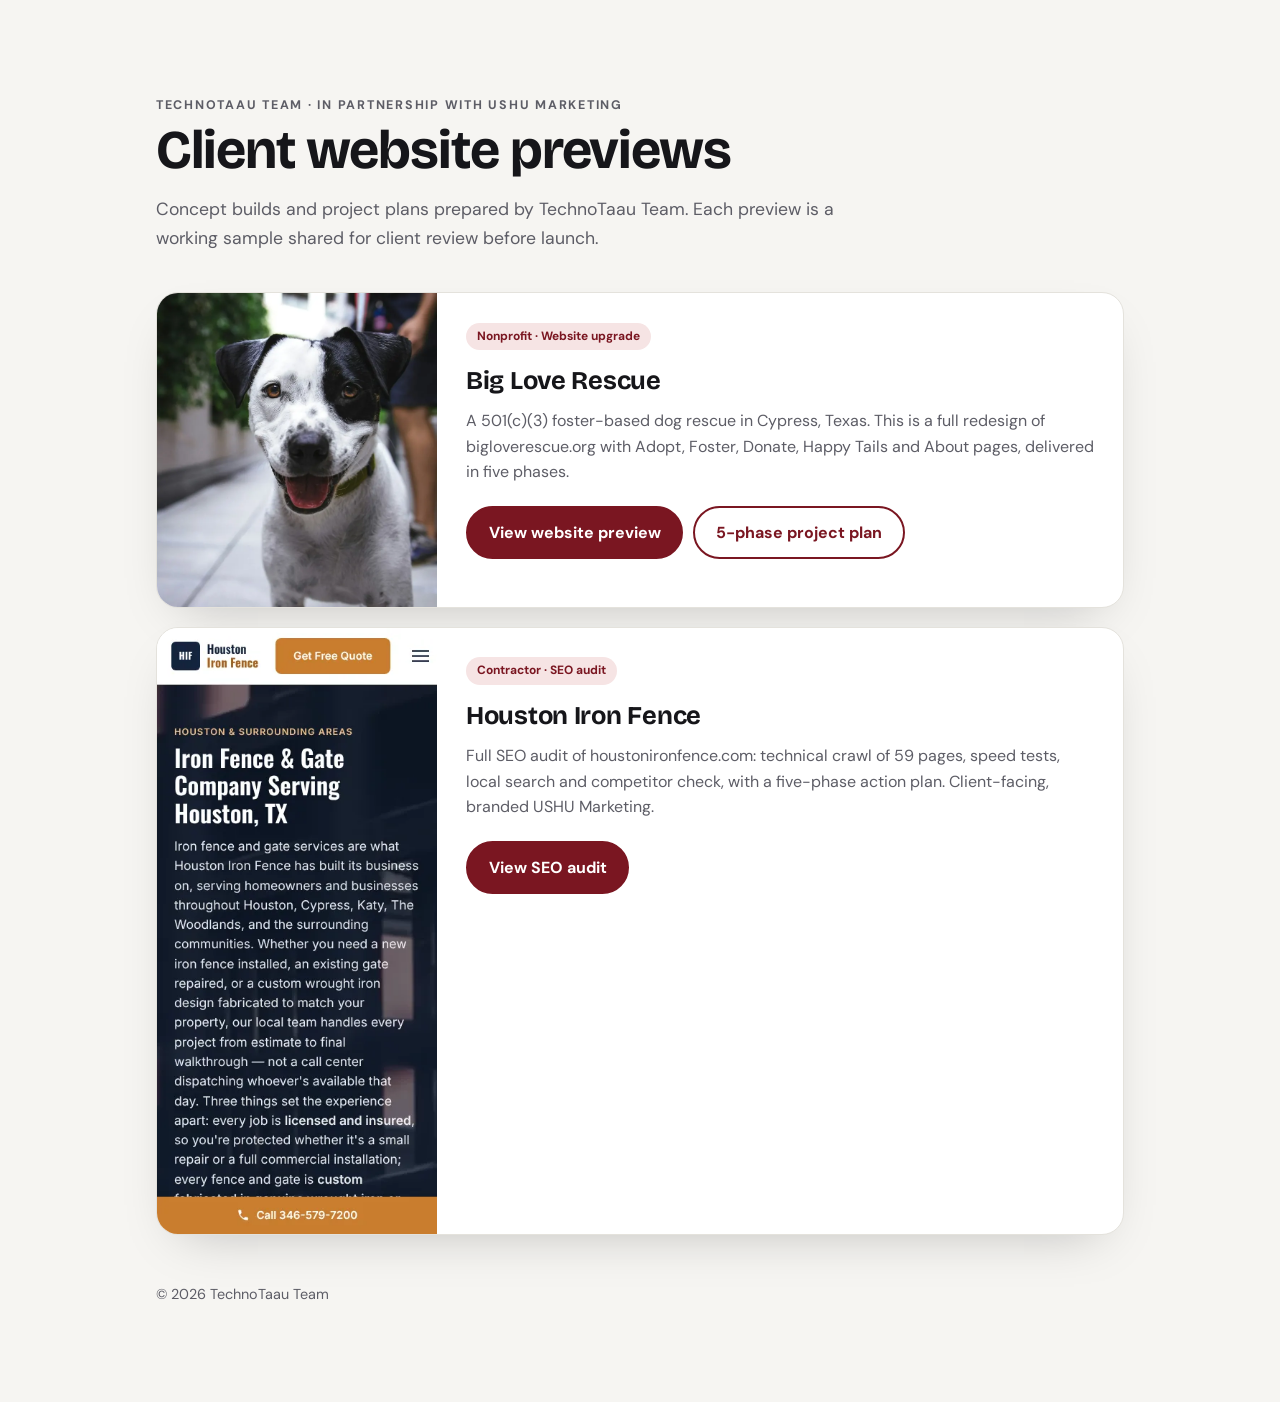
<file: index.html>
<!doctype html>
<html lang="en">
<head>
<meta charset="utf-8">
<meta name="viewport" content="width=device-width, initial-scale=1">
<title>Client previews | TechnoTaau Team</title>
<meta name="description" content="Website previews prepared by TechnoTaau Team in partnership with USHU Marketing.">
<meta name="robots" content="noindex, nofollow">
<link rel="preconnect" href="https://fonts.googleapis.com">
<link rel="preconnect" href="https://fonts.gstatic.com" crossorigin>
<link rel="stylesheet" href="https://fonts.googleapis.com/css2?family=Bricolage+Grotesque:opsz,wght@12..96,700;12..96,800&family=DM+Sans:wght@400;500;700&display=swap">
<style>
  :root { --ink:#16161a; --muted:#5d5d66; --bg:#f6f5f2; --card:#fff; --line:#e4e2dc; --accent:#7a1621; }
  * { box-sizing: border-box; }
  body { margin:0; font-family:"DM Sans",system-ui,sans-serif; background:var(--bg); color:var(--ink); line-height:1.6; }
  .wrap { max-width:1000px; margin:0 auto; padding:clamp(48px,8vw,96px) 16px; }
  .eyebrow { font-size:.78rem; font-weight:700; letter-spacing:.14em; text-transform:uppercase; color:var(--muted); }
  h1 { font-family:"Bricolage Grotesque",system-ui,sans-serif; font-size:clamp(2.2rem,5vw,3.4rem); line-height:1.05; letter-spacing:-.02em; margin:.4rem 0 1rem; }
  p.lede { color:var(--muted); font-size:1.1rem; max-width:60ch; margin:0 0 2.5rem; }
  .card { display:grid; grid-template-columns:280px 1fr; background:var(--card); border:1px solid var(--line); border-radius:22px; overflow:hidden; box-shadow:0 20px 50px -25px rgba(0,0,0,.25); }
  .card img { width:100%; height:100%; object-fit:cover; min-height:240px; display:block; }
  .card .body { padding:1.8rem; }
  .tag { display:inline-block; font-size:.75rem; font-weight:700; padding:.25rem .7rem; border-radius:999px; background:#f6e4e4; color:var(--accent); margin-bottom:.7rem; }
  h2 { font-family:"Bricolage Grotesque",system-ui,sans-serif; margin:0 0 .4rem; font-size:1.6rem; letter-spacing:-.01em; }
  .card p { color:var(--muted); margin:0 0 1.3rem; }
  .btns { display:flex; flex-wrap:wrap; gap:.6rem; }
  .btn { display:inline-block; padding:.75rem 1.3rem; border-radius:999px; font-weight:700; text-decoration:none; border:2px solid var(--accent); }
  .btn.primary { background:var(--accent); color:#fff; } .btn.ghost { color:var(--accent); }
  footer { margin-top:3rem; color:var(--muted); font-size:.9rem; }
  @media (max-width:700px) { .card { grid-template-columns:1fr; } .card img { height:220px; } }
</style>
</head>
<body>
  <div class="wrap">
    <div class="eyebrow">TechnoTaau Team · in partnership with USHU Marketing</div>
    <h1>Client website previews</h1>
    <p class="lede">Concept builds and project plans prepared by TechnoTaau Team. Each preview is a working sample shared for client review before launch.</p>
    <article class="card">
      <img src="big-love-rescue/assets/img/hero-dog.webp" alt="Rescue dog from the Big Love Rescue preview">
      <div class="body">
        <span class="tag">Nonprofit · Website upgrade</span>
        <h2>Big Love Rescue</h2>
        <p>A 501(c)(3) foster-based dog rescue in Cypress, Texas. This is a full redesign of bigloverescue.org with Adopt, Foster, Donate, Happy Tails and About pages, delivered in five phases.</p>
        <div class="btns">
          <a class="btn primary" href="big-love-rescue/">View website preview</a>
          <a class="btn ghost" href="big-love-rescue/proposal.html">5-phase project plan</a>
        </div>
      </div>
    </article>
    <article class="card" style="margin-top:1.2rem">
      <img src="houston-iron-fence/assets/evidence-mobile-hero.webp" alt="Houston Iron Fence homepage on a phone" style="object-position:top">
      <div class="body">
        <span class="tag">Contractor · SEO audit</span>
        <h2>Houston Iron Fence</h2>
        <p>Full SEO audit of houstonironfence.com: technical crawl of 59 pages, speed tests, local search and competitor check, with a five-phase action plan. Client-facing, branded USHU Marketing.</p>
        <div class="btns">
          <a class="btn primary" href="houston-iron-fence/">View SEO audit</a>
        </div>
      </div>
    </article>
    <footer>© 2026 TechnoTaau Team</footer>
  </div>
</body>
</html>
</file>
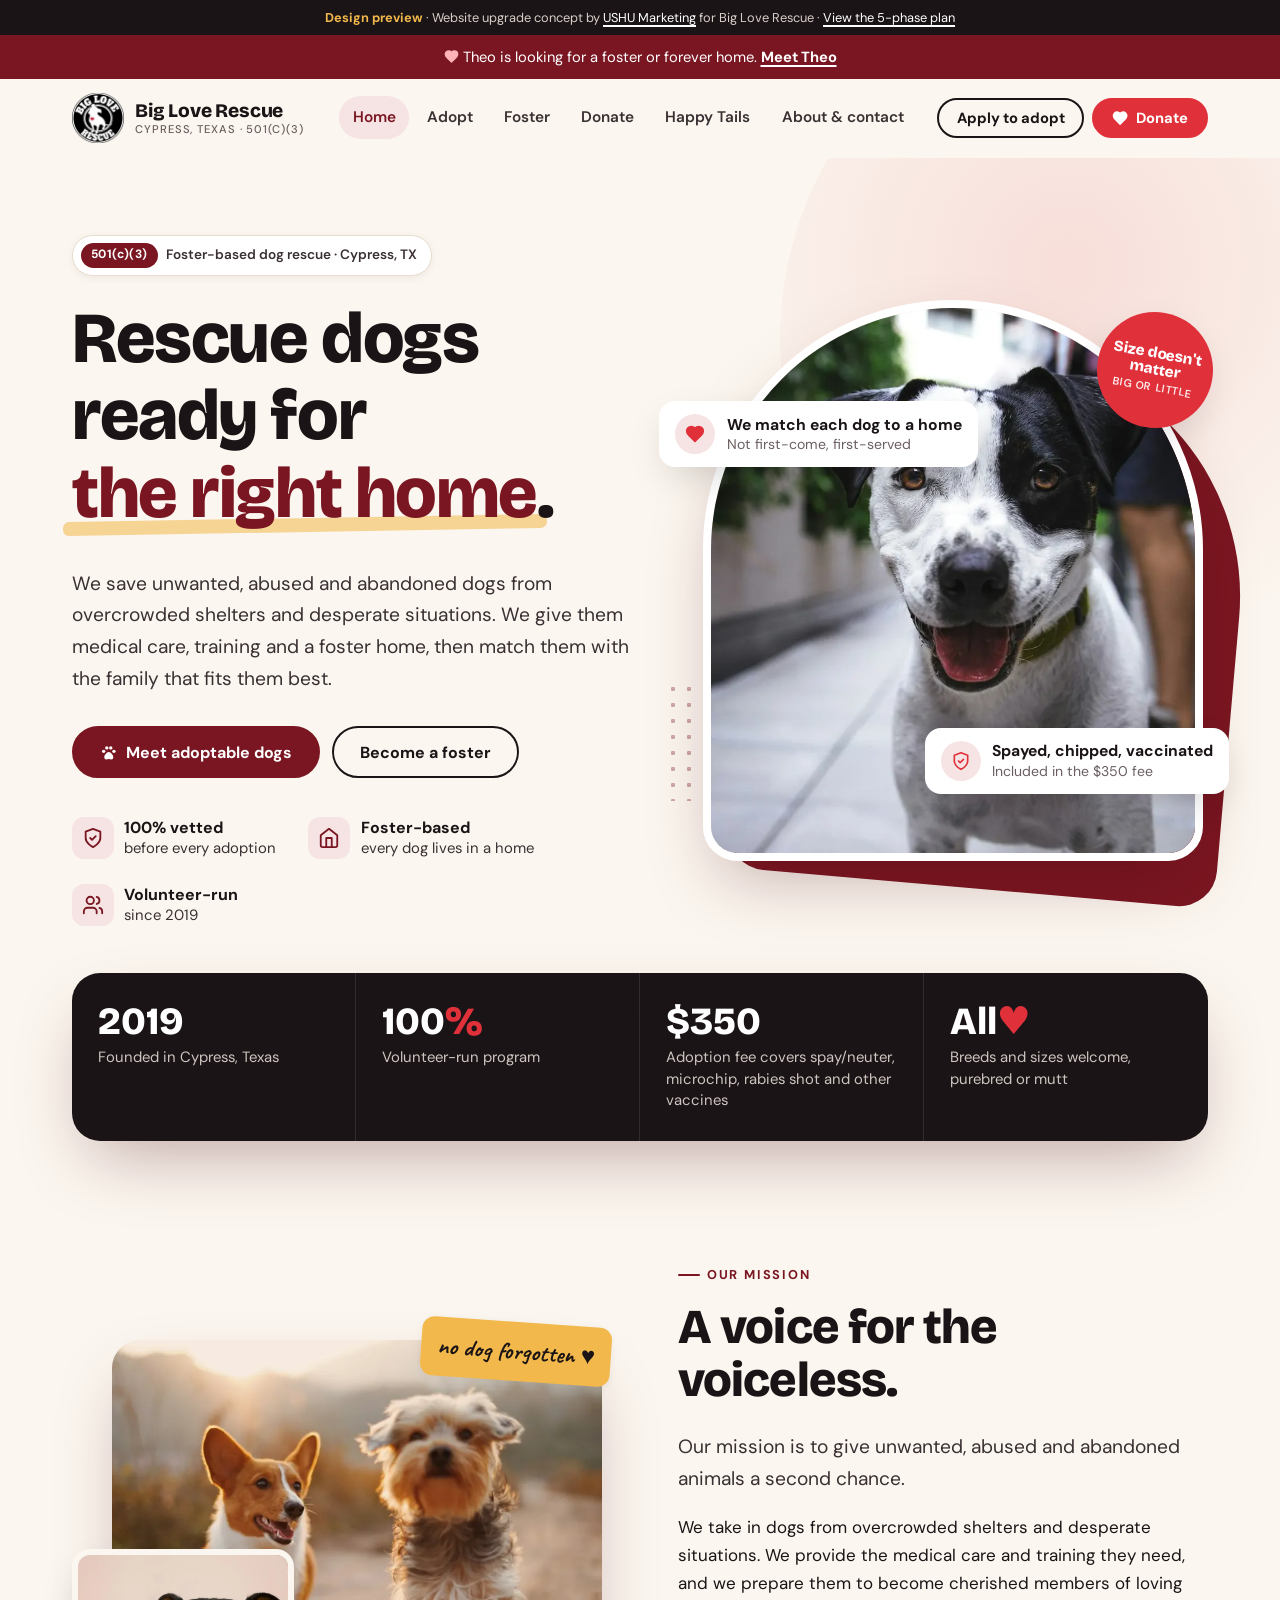
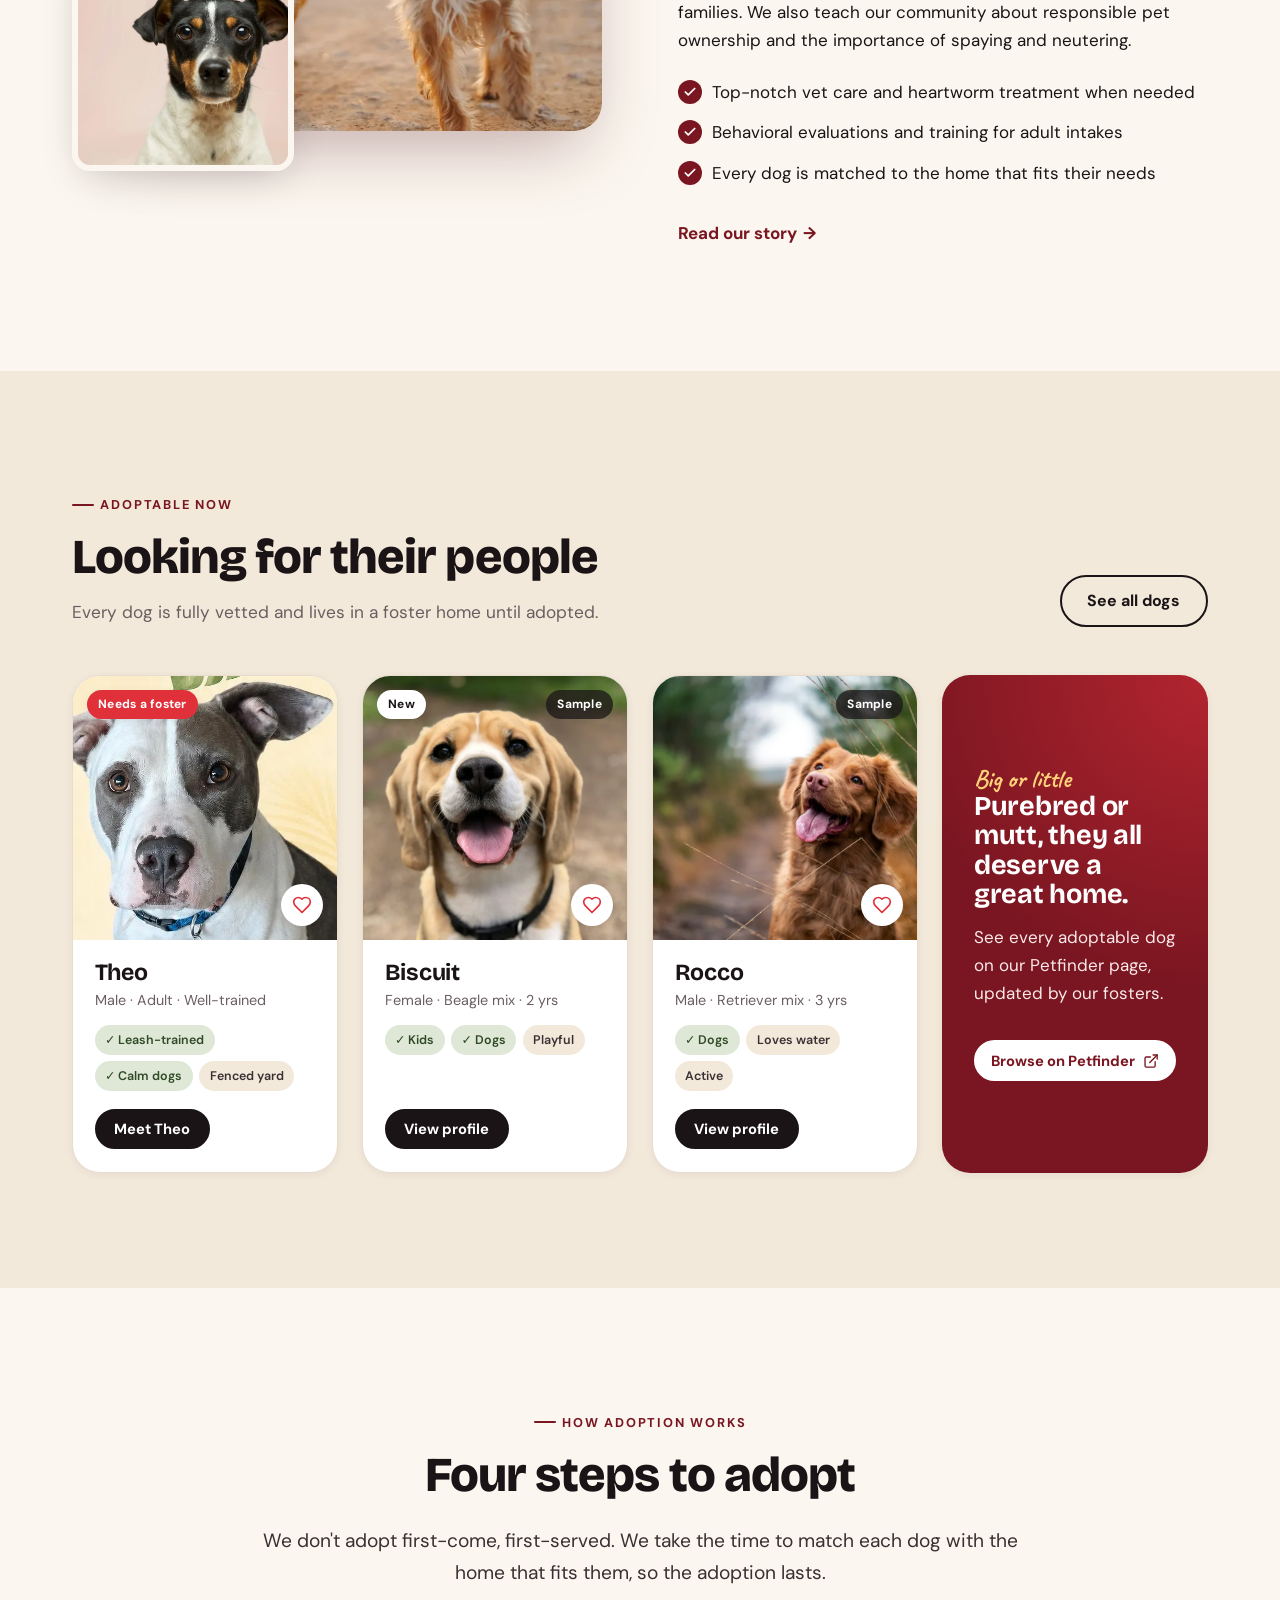
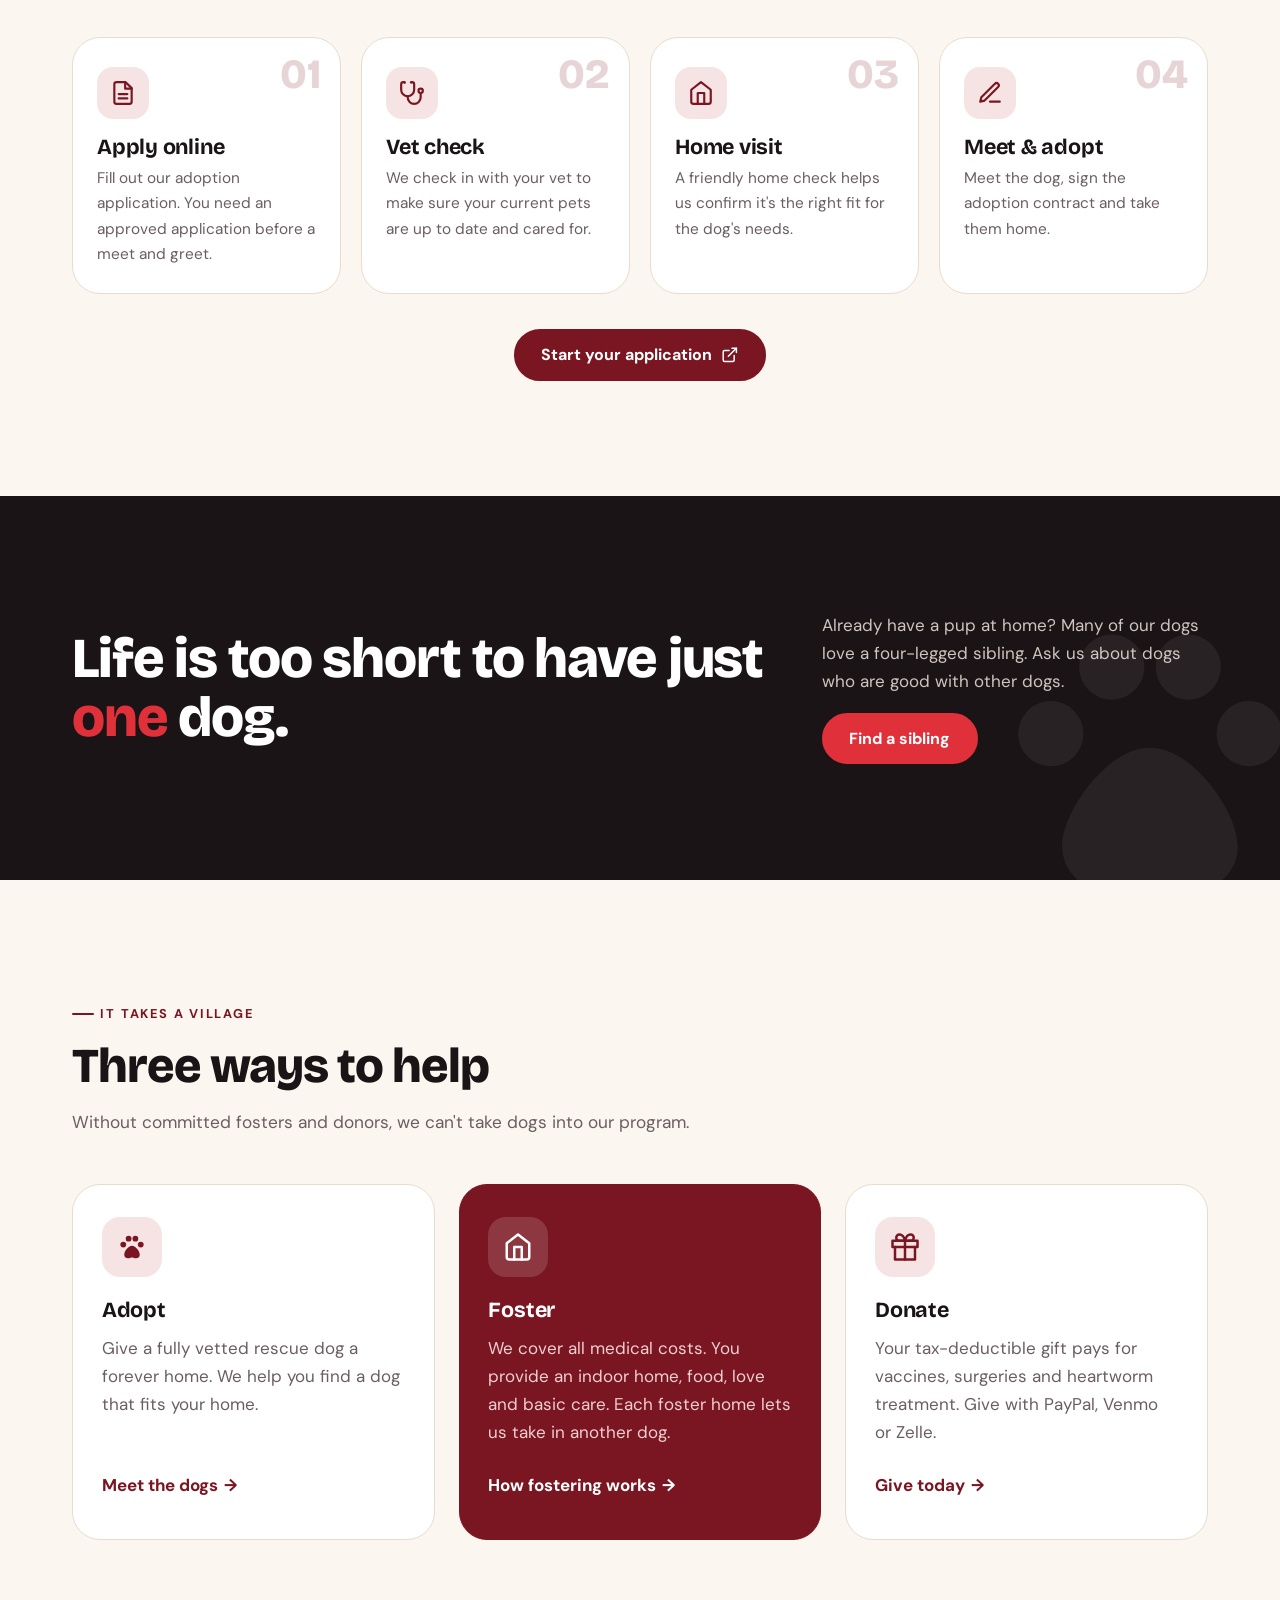
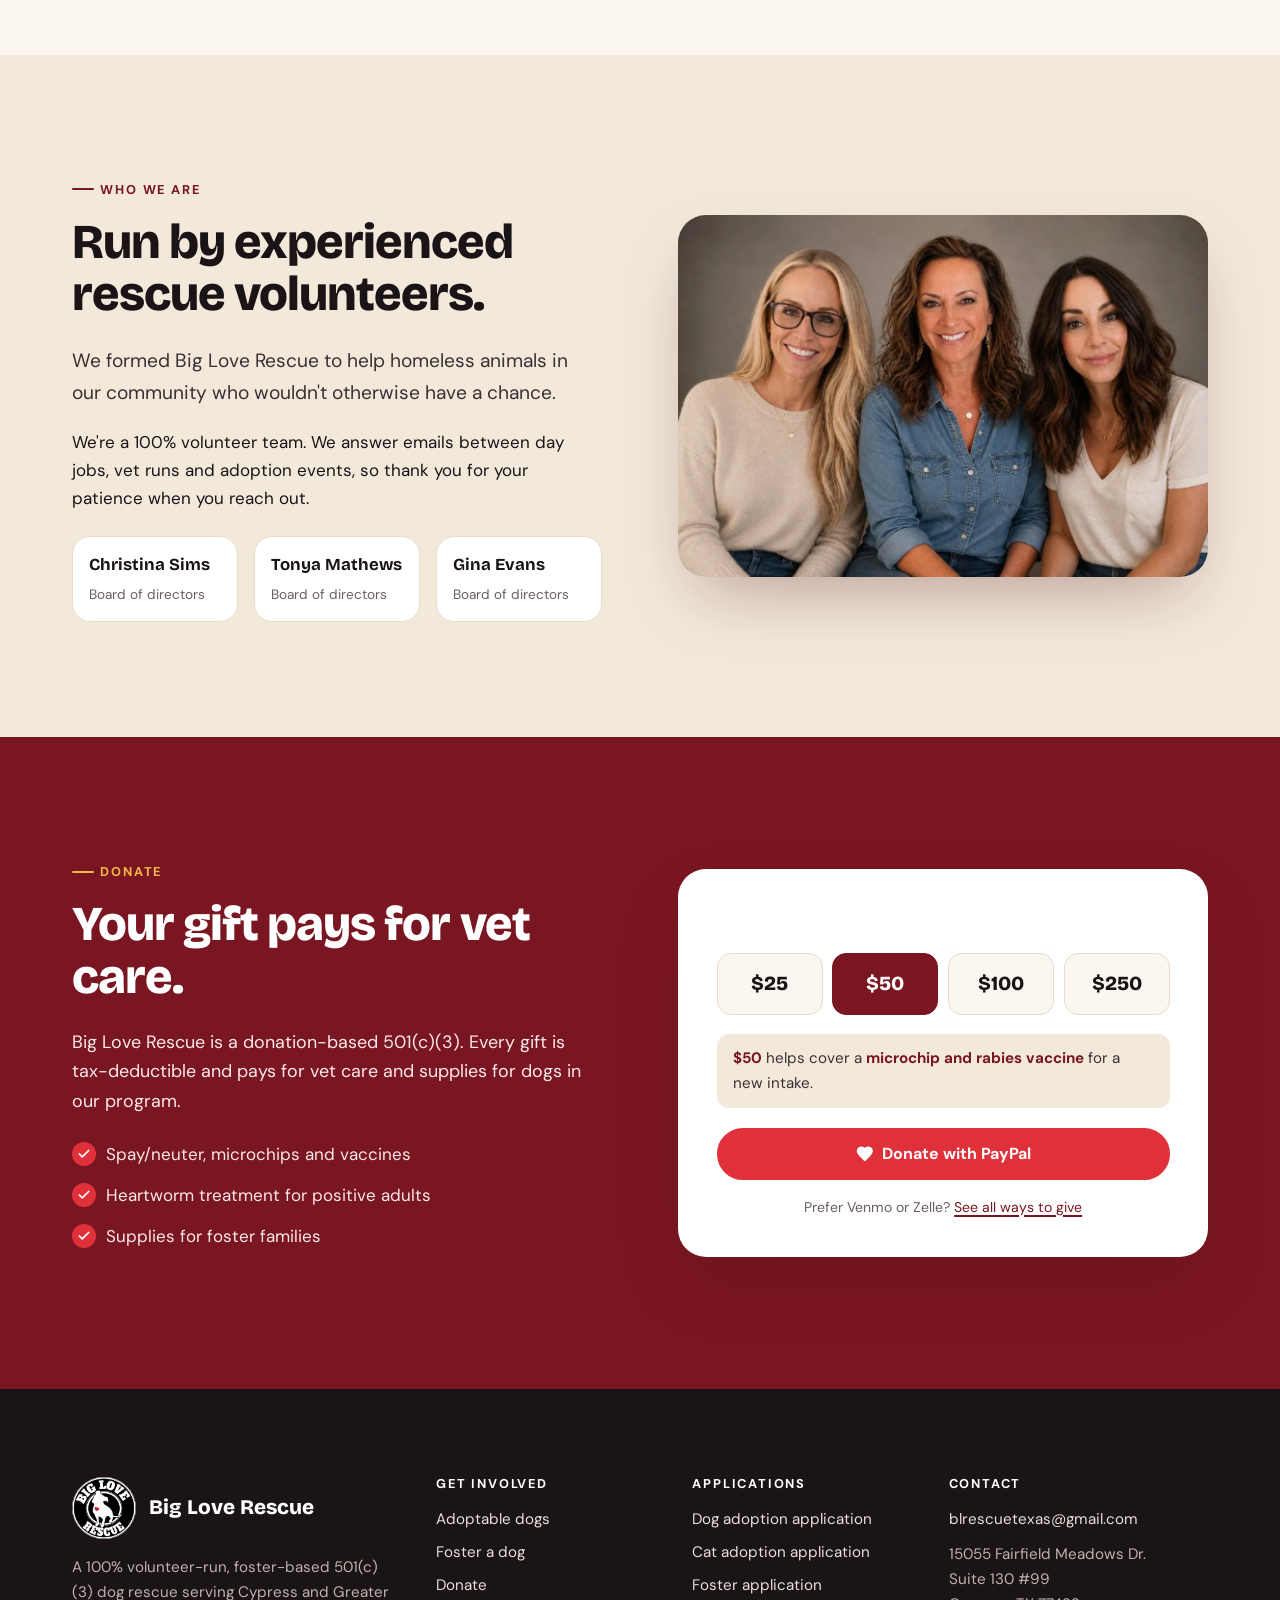
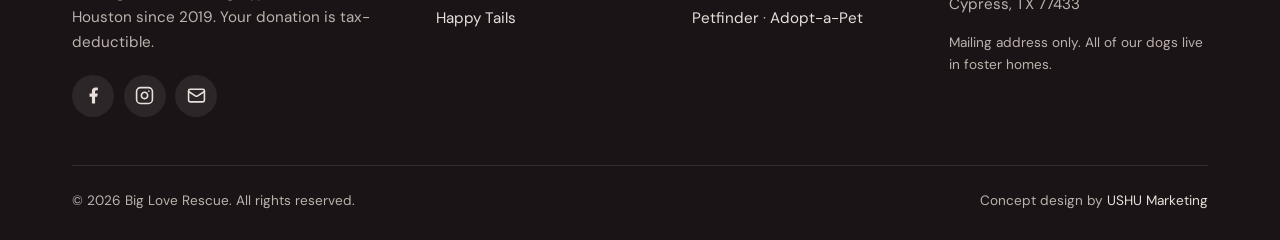
<file: big-love-rescue/index.html>
<!doctype html>
<html lang="en" class="no-js">
<head>
<meta charset="utf-8">
<meta name="viewport" content="width=device-width, initial-scale=1">
<title>Big Love Rescue | Dog rescue in Cypress, TX</title>
<meta name="description" content="Big Love Rescue is a volunteer-run, foster-based 501(c)(3) dog rescue in Cypress, Texas. Adopt, foster or donate to give a dog a second chance.">
<!-- Design preview: keep out of search results so it never competes with the live site -->
<meta name="robots" content="noindex, nofollow">
<meta name="theme-color" content="#7a1621">
<meta property="og:type" content="website">
<meta property="og:title" content="Big Love Rescue | Dog rescue in Cypress, TX">
<meta property="og:description" content="Big Love Rescue is a volunteer-run, foster-based 501(c)(3) dog rescue in Cypress, Texas. Adopt, foster or donate to give a dog a second chance.">
<meta property="og:image" content="assets/img/hero-dog.jpg">
<meta name="twitter:card" content="summary_large_image">
<link rel="icon" type="image/png" href="assets/img/favicon.png">
<link rel="preconnect" href="https://fonts.googleapis.com">
<link rel="preconnect" href="https://fonts.gstatic.com" crossorigin>
<link rel="stylesheet" href="https://fonts.googleapis.com/css2?family=Bricolage+Grotesque:opsz,wght@12..96,600;12..96,700;12..96,800&family=Caveat:wght@700&family=DM+Sans:ital,opsz,wght@0,9..40,400;0,9..40,500;0,9..40,600;0,9..40,700;1,9..40,400&display=swap">
<link rel="stylesheet" href="assets/css/styles.css">
<script type="application/ld+json">
{"@context":"https://schema.org","@type":"NGO","name":"Big Love Rescue","url":"https://www.bigloverescue.org/","logo":"assets/img/logo.png","email":"blrescuetexas@gmail.com","foundingDate":"2019","nonprofitStatus":"Nonprofit501c3","address":{"@type":"PostalAddress","streetAddress":"15055 Fairfield Meadows Dr. Suite 130 #99","addressLocality":"Cypress","addressRegion":"TX","postalCode":"77433","addressCountry":"US"},"sameAs":["https://www.facebook.com/bigloverescuetx","https://www.instagram.com/big_love_rescue_/","https://www.petfinder.com/member/us/tx/cypress/big-love-rescue-tx2426/"]}
</script>
</head>
<body>
<a class="sr-only" href="#main">Skip to content</a>
<div class="preview-bar"><strong>Design preview</strong> · Website upgrade concept by <a href="https://ushumarketing.com/" target="_blank" rel="noopener">USHU Marketing</a> for Big Love Rescue · <a href="proposal.html">View the 5-phase plan</a></div>
<div class="announce"><svg style="width:15px;height:15px;vertical-align:-2px;color:#ffb3b8" viewBox="0 0 24 24" fill="currentColor" stroke="currentColor" stroke-width="2" stroke-linecap="round" stroke-linejoin="round" aria-hidden="true"><path d="M19 14c1.49-1.46 3-3.21 3-5.5A5.5 5.5 0 0 0 16.5 3c-1.76 0-3 .5-4.5 2-1.5-1.5-2.74-2-4.5-2A5.5 5.5 0 0 0 2 8.5c0 2.3 1.5 4.05 3 5.5l7 7Z"/></svg> Theo is looking for a foster or forever home. <a href="adopt.html#theo">Meet Theo</a></div>
<header class="site-header">
  <nav class="container nav" aria-label="Main">
    <a class="brand" href="index.html" aria-label="Big Love Rescue home">
      <img src="assets/img/logo.png" alt="" width="52" height="50">
      <span class="brand-name">Big Love Rescue<small>Cypress, Texas · 501(c)(3)</small></span>
    </a>
    <button class="nav-toggle" aria-label="Open menu" aria-expanded="false" aria-controls="nav-menu"><span></span></button>
    <div class="nav-menu" id="nav-menu">
      <ul class="nav-links">
        <li><a href="index.html" aria-current="page">Home</a></li>
        <li><a href="adopt.html">Adopt</a></li>
        <li><a href="foster.html">Foster</a></li>
        <li><a href="donate.html">Donate</a></li>
        <li><a href="happy-tails.html">Happy Tails</a></li>
        <li><a href="about.html">About & contact</a></li>
      </ul>
      <div class="nav-cta">
        <a class="btn btn--ghost btn--sm" href="https://form.jotform.com/93073332835154" target="_blank" rel="noopener">Apply to adopt</a>
        <a class="btn btn--heart btn--sm" href="donate.html"><svg viewBox="0 0 24 24" fill="currentColor" stroke="currentColor" stroke-width="2" stroke-linecap="round" stroke-linejoin="round" aria-hidden="true"><path d="M19 14c1.49-1.46 3-3.21 3-5.5A5.5 5.5 0 0 0 16.5 3c-1.76 0-3 .5-4.5 2-1.5-1.5-2.74-2-4.5-2A5.5 5.5 0 0 0 2 8.5c0 2.3 1.5 4.05 3 5.5l7 7Z"/></svg> Donate</a>
      </div>
    </div>
  </nav>
</header>
<main id="main">

<!-- HERO -->
<section class="hero">
  <div class="container hero-grid">
    <div class="hero-copy">
      <span class="pill"><b>501(c)(3)</b> Foster-based dog rescue · Cypress, TX</span>
      <h1>Rescue dogs ready for <em>the right home</em>.</h1>
      <p class="lede">We save unwanted, abused and abandoned dogs from overcrowded shelters and desperate situations. We give them medical care, training and a foster home, then match them with the family that fits them best.</p>
      <div class="hero-actions">
        <a class="btn" href="adopt.html"><svg viewBox="0 0 24 24" fill="currentColor" aria-hidden="true"><circle cx="5" cy="10" r="2.3"/><circle cx="9.3" cy="5.3" r="2.3"/><circle cx="14.7" cy="5.3" r="2.3"/><circle cx="19" cy="10" r="2.3"/><path d="M12 11c-3 0-6.2 4.5-6.2 7a3 3 0 0 0 3 3c1.2 0 2.1-.6 3.2-.6s2 .6 3.2.6a3 3 0 0 0 3-3c0-2.5-3.2-7-6.2-7z"/></svg> Meet adoptable dogs</a>
        <a class="btn btn--ghost" href="foster.html">Become a foster</a>
      </div>
      <ul class="trust">
        <li><span class="ico"><svg viewBox="0 0 24 24" fill="none" stroke="currentColor" stroke-width="2" stroke-linecap="round" stroke-linejoin="round" aria-hidden="true"><path d="M12 22s8-4 8-10V5l-8-3-8 3v7c0 6 8 10 8 10"/><path d="m9 12 2 2 4-4"/></svg></span><span><strong>100% vetted</strong>before every adoption</span></li>
        <li><span class="ico"><svg viewBox="0 0 24 24" fill="none" stroke="currentColor" stroke-width="2" stroke-linecap="round" stroke-linejoin="round" aria-hidden="true"><path d="m3 9 9-7 9 7v11a2 2 0 0 1-2 2H5a2 2 0 0 1-2-2z"/><polyline points="9 22 9 12 15 12 15 22"/></svg></span><span><strong>Foster-based</strong>every dog lives in a home</span></li>
        <li><span class="ico"><svg viewBox="0 0 24 24" fill="none" stroke="currentColor" stroke-width="2" stroke-linecap="round" stroke-linejoin="round" aria-hidden="true"><path d="M16 21v-2a4 4 0 0 0-4-4H6a4 4 0 0 0-4 4v2"/><circle cx="9" cy="7" r="4"/><path d="M22 21v-2a4 4 0 0 0-3-3.87"/><path d="M16 3.13a4 4 0 0 1 0 7.75"/></svg></span><span><strong>Volunteer-run</strong>since 2019</span></li>
      </ul>
    </div>
    <div class="hero-visual">
      <div class="hero-blob" aria-hidden="true"></div>
      <div class="hero-dots" aria-hidden="true"></div>
      <div class="hero-photo">
        <img src="assets/img/hero-dog.webp" alt="A happy black-and-white rescue dog smiling at the camera on a walk" width="780" height="874" fetchpriority="high">
      </div>
      <div class="stamp" aria-hidden="true"><div>Size doesn't<br>matter<small>big or little</small></div></div>
      <div class="float-card float-card--a"><span class="ico"><svg viewBox="0 0 24 24" fill="currentColor" stroke="currentColor" stroke-width="2" stroke-linecap="round" stroke-linejoin="round" aria-hidden="true"><path d="M19 14c1.49-1.46 3-3.21 3-5.5A5.5 5.5 0 0 0 16.5 3c-1.76 0-3 .5-4.5 2-1.5-1.5-2.74-2-4.5-2A5.5 5.5 0 0 0 2 8.5c0 2.3 1.5 4.05 3 5.5l7 7Z"/></svg></span><div><strong>We match each dog to a home</strong><span>Not first-come, first-served</span></div></div>
      <div class="float-card float-card--b"><span class="ico"><svg viewBox="0 0 24 24" fill="none" stroke="currentColor" stroke-width="2" stroke-linecap="round" stroke-linejoin="round" aria-hidden="true"><path d="M12 22s8-4 8-10V5l-8-3-8 3v7c0 6 8 10 8 10"/><path d="m9 12 2 2 4-4"/></svg></span><div><strong>Spayed, chipped, vaccinated</strong><span>Included in the $350 fee</span></div></div>
    </div>
  </div>
</section>

<!-- FACTS -->
<section aria-label="Big Love Rescue at a glance">
  <div class="container">
    <div class="facts reveal">
      <div class="fact"><strong>2019</strong><p>Founded in Cypress, Texas</p></div>
      <div class="fact"><strong>100<span>%</span></strong><p>Volunteer-run program</p></div>
      <div class="fact"><strong>$350</strong><p>Adoption fee covers spay/neuter, microchip, rabies shot and other vaccines</p></div>
      <div class="fact"><strong>All<span>♥</span></strong><p>Breeds and sizes welcome, purebred or mutt</p></div>
    </div>
  </div>
</section>

<!-- MISSION -->
<section class="section">
  <div class="container split">
    <div class="photo-stack reveal">
      <div class="main"><img src="assets/img/walk-dogs.webp" alt="Two rescue dogs trotting happily down a sunny path" loading="lazy" width="1100" height="735"></div>
      <div class="small"><img src="assets/img/dog-terrier.webp" alt="Close-up of a smiling terrier mix" loading="lazy" width="700" height="700"></div>
      <div class="note">no dog forgotten ♥</div>
    </div>
    <div class="reveal">
      <span class="eyebrow">Our mission</span>
      <h2>A voice for the voiceless.</h2>
      <p class="lede">Our mission is to give unwanted, abused and abandoned animals a second chance.</p>
      <p>We take in dogs from overcrowded shelters and desperate situations. We provide the medical care and training they need, and we prepare them to become cherished members of loving families. We also teach our community about responsible pet ownership and the importance of spaying and neutering.</p>
      <ul class="checks">
        <li>Top-notch vet care and heartworm treatment when needed</li>
        <li>Behavioral evaluations and training for adult intakes</li>
        <li>Every dog is matched to the home that fits their needs</li>
      </ul>
      <a class="link-arrow" href="about.html">Read our story</a>
    </div>
  </div>
</section>

<!-- FEATURED DOGS -->
<section class="section section--sand">
  <div class="container">
    <div class="sec-head reveal">
      <div>
        <span class="eyebrow">Adoptable now</span>
        <h2>Looking for their people</h2>
        <p>Every dog is fully vetted and lives in a foster home until adopted.</p>
      </div>
      <a class="btn btn--ghost" href="adopt.html">See all dogs</a>
    </div>
    <div class="dog-grid">
      <article class="dog-card reveal" data-tags="adult dogs foster">
        <div class="dog-media">
          <img src="assets/img/theo.webp" alt="Theo, a gray-and-white dog, sitting and looking up" loading="lazy" width="700" height="700">
          <span class="tag tag--urgent">Needs a foster</span>
          <button class="fav" aria-pressed="false" aria-label="Save Theo to favorites"><svg viewBox="0 0 24 24" fill="none" stroke="currentColor" stroke-width="2" stroke-linecap="round" stroke-linejoin="round" aria-hidden="true"><path d="M19 14c1.49-1.46 3-3.21 3-5.5A5.5 5.5 0 0 0 16.5 3c-1.76 0-3 .5-4.5 2-1.5-1.5-2.74-2-4.5-2A5.5 5.5 0 0 0 2 8.5c0 2.3 1.5 4.05 3 5.5l7 7Z"/></svg></button>
        </div>
        <div class="dog-body">
          <h3>Theo</h3>
          <div class="dog-meta">Male · Adult · Well-trained</div>
          <div class="chips"><span class="chip chip--good">✓ Leash-trained</span><span class="chip chip--good">✓ Calm dogs</span><span class="chip">Fenced yard</span></div>
          <a class="btn btn--ink btn--sm" href="adopt.html#theo" target="_blank" rel="noopener">Meet Theo</a>
        </div>
      </article>
      <article class="dog-card reveal" data-tags="adult dogs kids">
        <div class="dog-media">
          <img src="assets/img/dog-beagle.webp" alt="A smiling beagle mix outdoors" loading="lazy" width="700" height="700">
          <span class="tag">New</span><span class="tag tag--sample">Sample</span>
          <button class="fav" aria-pressed="false" aria-label="Save Biscuit to favorites"><svg viewBox="0 0 24 24" fill="none" stroke="currentColor" stroke-width="2" stroke-linecap="round" stroke-linejoin="round" aria-hidden="true"><path d="M19 14c1.49-1.46 3-3.21 3-5.5A5.5 5.5 0 0 0 16.5 3c-1.76 0-3 .5-4.5 2-1.5-1.5-2.74-2-4.5-2A5.5 5.5 0 0 0 2 8.5c0 2.3 1.5 4.05 3 5.5l7 7Z"/></svg></button>
        </div>
        <div class="dog-body">
          <h3>Biscuit</h3>
          <div class="dog-meta">Female · Beagle mix · 2 yrs</div>
          <div class="chips"><span class="chip chip--good">✓ Kids</span><span class="chip chip--good">✓ Dogs</span><span class="chip">Playful</span></div>
          <a class="btn btn--ink btn--sm" href="https://form.jotform.com/93073332835154" target="_blank" rel="noopener">View profile</a>
        </div>
      </article>
      <article class="dog-card reveal" data-tags="adult dogs">
        <div class="dog-media">
          <img src="assets/img/dog-brown.webp" alt="A brown retriever mix with a big grin" loading="lazy" width="700" height="700">
          <span class="tag tag--sample">Sample</span>
          <button class="fav" aria-pressed="false" aria-label="Save Rocco to favorites"><svg viewBox="0 0 24 24" fill="none" stroke="currentColor" stroke-width="2" stroke-linecap="round" stroke-linejoin="round" aria-hidden="true"><path d="M19 14c1.49-1.46 3-3.21 3-5.5A5.5 5.5 0 0 0 16.5 3c-1.76 0-3 .5-4.5 2-1.5-1.5-2.74-2-4.5-2A5.5 5.5 0 0 0 2 8.5c0 2.3 1.5 4.05 3 5.5l7 7Z"/></svg></button>
        </div>
        <div class="dog-body">
          <h3>Rocco</h3>
          <div class="dog-meta">Male · Retriever mix · 3 yrs</div>
          <div class="chips"><span class="chip chip--good">✓ Dogs</span><span class="chip">Loves water</span><span class="chip">Active</span></div>
          <a class="btn btn--ink btn--sm" href="https://form.jotform.com/93073332835154" target="_blank" rel="noopener">View profile</a>
        </div>
      </article>
      <article class="dog-card dog-card--cta reveal">
        <span class="hand" style="color:#ffd27a">Big or little</span>
        <h3>Purebred or mutt, they all deserve a great home.</h3>
        <p>See every adoptable dog on our Petfinder page, updated by our fosters.</p>
        <a class="btn btn--light btn--sm" href="https://www.petfinder.com/member/us/tx/cypress/big-love-rescue-tx2426/" target="_blank" rel="noopener">Browse on Petfinder <svg viewBox="0 0 24 24" fill="none" stroke="currentColor" stroke-width="2" stroke-linecap="round" stroke-linejoin="round" aria-hidden="true"><path d="M15 3h6v6"/><path d="M10 14 21 3"/><path d="M18 13v6a2 2 0 0 1-2 2H5a2 2 0 0 1-2-2V8a2 2 0 0 1 2-2h6"/></svg></a>
      </article>
    </div>
  </div>
</section>

<!-- PROCESS -->
<section class="section">
  <div class="container">
    <div class="center reveal" style="margin-bottom:clamp(28px,4vw,48px)">
      <span class="eyebrow">How adoption works</span>
      <h2>Four steps to adopt</h2>
      <p class="lede">We don't adopt first-come, first-served. We take the time to match each dog with the home that fits them, so the adoption lasts.</p>
    </div>
    <ol class="steps">
      <li class="step reveal"><div class="ico"><svg viewBox="0 0 24 24" fill="none" stroke="currentColor" stroke-width="2" stroke-linecap="round" stroke-linejoin="round" aria-hidden="true"><path d="M14.5 2H6a2 2 0 0 0-2 2v16a2 2 0 0 0 2 2h12a2 2 0 0 0 2-2V7.5L14.5 2z"/><polyline points="14 2 14 8 20 8"/><line x1="16" y1="13" x2="8" y2="13"/><line x1="16" y1="17" x2="8" y2="17"/></svg></div><h3>Apply online</h3><p>Fill out our adoption application. You need an approved application before a meet and greet.</p></li>
      <li class="step reveal"><div class="ico"><svg viewBox="0 0 24 24" fill="none" stroke="currentColor" stroke-width="2" stroke-linecap="round" stroke-linejoin="round" aria-hidden="true"><path d="M4.8 2.3A.3.3 0 1 0 5 2H4a2 2 0 0 0-2 2v5a6 6 0 0 0 6 6 6 6 0 0 0 6-6V4a2 2 0 0 0-2-2h-1a.2.2 0 1 0 .3.3"/><path d="M8 15v1a6 6 0 0 0 6 6 6 6 0 0 0 6-6v-4"/><circle cx="20" cy="10" r="2"/></svg></div><h3>Vet check</h3><p>We check in with your vet to make sure your current pets are up to date and cared for.</p></li>
      <li class="step reveal"><div class="ico"><svg viewBox="0 0 24 24" fill="none" stroke="currentColor" stroke-width="2" stroke-linecap="round" stroke-linejoin="round" aria-hidden="true"><path d="m3 9 9-7 9 7v11a2 2 0 0 1-2 2H5a2 2 0 0 1-2-2z"/><polyline points="9 22 9 12 15 12 15 22"/></svg></div><h3>Home visit</h3><p>A friendly home check helps us confirm it's the right fit for the dog's needs.</p></li>
      <li class="step reveal"><div class="ico"><svg viewBox="0 0 24 24" fill="none" stroke="currentColor" stroke-width="2" stroke-linecap="round" stroke-linejoin="round" aria-hidden="true"><path d="M12 20h9"/><path d="M16.5 3.5a2.12 2.12 0 0 1 3 3L7 19l-4 1 1-4Z"/></svg></div><h3>Meet &amp; adopt</h3><p>Meet the dog, sign the adoption contract and take them home.</p></li>
    </ol>
    <div class="center" style="margin-top:2.2rem">
      <a class="btn" href="https://form.jotform.com/93073332835154" target="_blank" rel="noopener">Start your application <svg viewBox="0 0 24 24" fill="none" stroke="currentColor" stroke-width="2" stroke-linecap="round" stroke-linejoin="round" aria-hidden="true"><path d="M15 3h6v6"/><path d="M10 14 21 3"/><path d="M18 13v6a2 2 0 0 1-2 2H5a2 2 0 0 1-2-2V8a2 2 0 0 1 2-2h6"/></svg></a>
    </div>
  </div>
</section>

<!-- BANNER -->
<section class="section section--ink banner">
  <div class="container banner-inner">
    <blockquote class="reveal">Life is too short to have just <em>one</em> dog.</blockquote>
    <div class="reveal">
      <p style="color:#cfc5c0">Already have a pup at home? Many of our dogs love a four-legged sibling. Ask us about dogs who are good with other dogs.</p>
      <a class="btn btn--heart" href="adopt.html">Find a sibling</a>
    </div>
  </div>
  <div class="paw-bg" aria-hidden="true"><svg viewBox="0 0 24 24" fill="currentColor" aria-hidden="true"><circle cx="5" cy="10" r="2.3"/><circle cx="9.3" cy="5.3" r="2.3"/><circle cx="14.7" cy="5.3" r="2.3"/><circle cx="19" cy="10" r="2.3"/><path d="M12 11c-3 0-6.2 4.5-6.2 7a3 3 0 0 0 3 3c1.2 0 2.1-.6 3.2-.6s2 .6 3.2.6a3 3 0 0 0 3-3c0-2.5-3.2-7-6.2-7z"/></svg></div>
</section>

<!-- WAYS TO HELP -->
<section class="section">
  <div class="container">
    <div class="sec-head reveal">
      <div>
        <span class="eyebrow">It takes a village</span>
        <h2>Three ways to help</h2>
        <p>Without committed fosters and donors, we can't take dogs into our program.</p>
      </div>
    </div>
    <div class="help-grid">
      <div class="help-card reveal">
        <div class="ico"><svg viewBox="0 0 24 24" fill="currentColor" aria-hidden="true"><circle cx="5" cy="10" r="2.3"/><circle cx="9.3" cy="5.3" r="2.3"/><circle cx="14.7" cy="5.3" r="2.3"/><circle cx="19" cy="10" r="2.3"/><path d="M12 11c-3 0-6.2 4.5-6.2 7a3 3 0 0 0 3 3c1.2 0 2.1-.6 3.2-.6s2 .6 3.2.6a3 3 0 0 0 3-3c0-2.5-3.2-7-6.2-7z"/></svg></div>
        <h3>Adopt</h3>
        <p>Give a fully vetted rescue dog a forever home. We help you find a dog that fits your home.</p>
        <a class="link-arrow" href="adopt.html">Meet the dogs</a>
      </div>
      <div class="help-card help-card--feature reveal">
        <div class="ico"><svg viewBox="0 0 24 24" fill="none" stroke="currentColor" stroke-width="2" stroke-linecap="round" stroke-linejoin="round" aria-hidden="true"><path d="m3 9 9-7 9 7v11a2 2 0 0 1-2 2H5a2 2 0 0 1-2-2z"/><polyline points="9 22 9 12 15 12 15 22"/></svg></div>
        <h3>Foster</h3>
        <p>We cover all medical costs. You provide an indoor home, food, love and basic care. Each foster home lets us take in another dog.</p>
        <a class="link-arrow" href="foster.html">How fostering works</a>
      </div>
      <div class="help-card reveal">
        <div class="ico"><svg viewBox="0 0 24 24" fill="none" stroke="currentColor" stroke-width="2" stroke-linecap="round" stroke-linejoin="round" aria-hidden="true"><polyline points="20 12 20 22 4 22 4 12"/><rect x="2" y="7" width="20" height="5"/><line x1="12" y1="22" x2="12" y2="7"/><path d="M12 7H7.5a2.5 2.5 0 0 1 0-5C11 2 12 7 12 7z"/><path d="M12 7h4.5a2.5 2.5 0 0 0 0-5C13 2 12 7 12 7z"/></svg></div>
        <h3>Donate</h3>
        <p>Your tax-deductible gift pays for vaccines, surgeries and heartworm treatment. Give with PayPal, Venmo or Zelle.</p>
        <a class="link-arrow" href="donate.html">Give today</a>
      </div>
    </div>
  </div>
</section>

<!-- TEAM -->
<section class="section section--sand">
  <div class="container split split--reverse">
    <div class="reveal">
      <div class="team-photo"><img src="assets/img/team.webp" alt="Big Love Rescue founders Christina Sims, Tonya Mathews and Gina Evans" loading="lazy" width="1100" height="751"></div>
    </div>
    <div class="reveal">
      <span class="eyebrow">Who we are</span>
      <h2>Run by experienced rescue volunteers.</h2>
      <p class="lede">We formed Big Love Rescue to help homeless animals in our community who wouldn't otherwise have a chance.</p>
      <p>We're a 100% volunteer team. We answer emails between day jobs, vet runs and adoption events, so thank you for your patience when you reach out.</p>
      <div class="team-names">
        <div><strong>Christina Sims</strong><span>Board of directors</span></div>
        <div><strong>Tonya Mathews</strong><span>Board of directors</span></div>
        <div><strong>Gina Evans</strong><span>Board of directors</span></div>
      </div>
    </div>
  </div>
</section>

<!-- DONATE TEASER -->
<section class="section section--burgundy">
  <div class="container split">
    <div class="reveal">
      <span class="eyebrow">Donate</span>
      <h2>Your gift pays for vet care.</h2>
      <p style="font-size:1.12rem">Big Love Rescue is a donation-based 501(c)(3). Every gift is tax-deductible and pays for vet care and supplies for dogs in our program.</p>
      <ul class="checks">
        <li>Spay/neuter, microchips and vaccines</li>
        <li>Heartworm treatment for positive adults</li>
        <li>Supplies for foster families</li>
      </ul>
    </div>
    <div class="donate-panel reveal">
      <h3>Choose an amount</h3>
      <div class="amounts" role="group" aria-label="Donation amount">
        <button class="amount" data-amount="25" aria-pressed="false">$25</button>
        <button class="amount" data-amount="50" aria-pressed="true">$50</button>
        <button class="amount" data-amount="100" aria-pressed="false">$100</button>
        <button class="amount" data-amount="250" aria-pressed="false">$250</button>
      </div>
      <p class="impact-line" aria-live="polite"><strong>$50</strong> helps cover a <strong>microchip and rabies vaccine</strong> for a new intake.</p>
      <a class="btn btn--heart" style="width:100%" href="https://paypal.me/BigLoveRescueCypress/50" data-give target="_blank" rel="noopener"><svg viewBox="0 0 24 24" fill="currentColor" stroke="currentColor" stroke-width="2" stroke-linecap="round" stroke-linejoin="round" aria-hidden="true"><path d="M19 14c1.49-1.46 3-3.21 3-5.5A5.5 5.5 0 0 0 16.5 3c-1.76 0-3 .5-4.5 2-1.5-1.5-2.74-2-4.5-2A5.5 5.5 0 0 0 2 8.5c0 2.3 1.5 4.05 3 5.5l7 7Z"/></svg> Donate with PayPal</a>
      <p style="font-size:.88rem;color:var(--muted);margin:1rem 0 0;text-align:center">Prefer Venmo or Zelle? <a href="donate.html">See all ways to give</a></p>
    </div>
  </div>
</section>
</main>
<footer class="site-footer">
  <div class="container">
    <div class="footer-grid">
      <div>
        <div class="footer-brand"><img src="assets/img/logo.png" alt="Big Love Rescue logo" width="64" height="62"><span>Big Love Rescue</span></div>
        <p>A 100% volunteer-run, foster-based 501(c)(3) dog rescue serving Cypress and Greater Houston since 2019. Your donation is tax-deductible.</p>
        <div class="socials">
          <a href="https://www.facebook.com/bigloverescuetx" target="_blank" rel="noopener" aria-label="Facebook"><svg viewBox="0 0 24 24" fill="currentColor" aria-hidden="true"><path d="M14 13.5h2.5l1-4H14v-2c0-1.03 0-2 2-2h1.5V2.14c-.326-.043-1.557-.14-2.857-.14C11.928 2 10 3.657 10 6.7v2.8H7v4h3V22h4z"/></svg></a>
          <a href="https://www.instagram.com/big_love_rescue_/" target="_blank" rel="noopener" aria-label="Instagram"><svg viewBox="0 0 24 24" fill="none" stroke="currentColor" stroke-width="2" stroke-linecap="round" stroke-linejoin="round" aria-hidden="true"><rect width="20" height="20" x="2" y="2" rx="5" ry="5"/><path d="M16 11.37A4 4 0 1 1 12.63 8 4 4 0 0 1 16 11.37z"/><line x1="17.5" x2="17.51" y1="6.5" y2="6.5"/></svg></a>
          <a href="mailto:blrescuetexas@gmail.com" aria-label="Email"><svg viewBox="0 0 24 24" fill="none" stroke="currentColor" stroke-width="2" stroke-linecap="round" stroke-linejoin="round" aria-hidden="true"><rect width="20" height="16" x="2" y="4" rx="2"/><path d="m22 7-8.97 5.7a1.94 1.94 0 0 1-2.06 0L2 7"/></svg></a>
        </div>
      </div>
      <div>
        <h4>Get involved</h4>
        <ul>
          <li><a href="adopt.html">Adoptable dogs</a></li>
          <li><a href="foster.html">Foster a dog</a></li>
          <li><a href="donate.html">Donate</a></li>
          <li><a href="happy-tails.html">Happy Tails</a></li>
        </ul>
      </div>
      <div>
        <h4>Applications</h4>
        <ul>
          <li><a href="https://form.jotform.com/93073332835154" target="_blank" rel="noopener">Dog adoption application</a></li>
          <li><a href="https://form.jotform.com/253335630909055" target="_blank" rel="noopener">Cat adoption application</a></li>
          <li><a href="https://form.jotform.com/BLR2019/big-love-rescue-foster-application" target="_blank" rel="noopener">Foster application</a></li>
          <li><a href="https://www.petfinder.com/member/us/tx/cypress/big-love-rescue-tx2426/" target="_blank" rel="noopener">Petfinder</a> · <a href="https://www.adoptapet.com/shelter/188813-big-love-rescue-cypress-texas" target="_blank" rel="noopener">Adopt-a-Pet</a></li>
        </ul>
      </div>
      <div>
        <h4>Contact</h4>
        <p style="margin-bottom:.6rem"><a href="mailto:blrescuetexas@gmail.com">blrescuetexas@gmail.com</a></p>
        <p>15055 Fairfield Meadows Dr.<br>Suite 130 #99<br>Cypress, TX 77433</p>
        <p style="font-size:.85rem">Mailing address only. All of our dogs live in foster homes.</p>
      </div>
    </div>
    <div class="footer-bottom">
      <span>© <span data-year>2026</span> Big Love Rescue. All rights reserved.</span>
      <span>Concept design by <a href="https://ushumarketing.com/" target="_blank" rel="noopener">USHU Marketing</a></span>
    </div>
  </div>
</footer>
<script src="assets/js/main.js"></script>
</body>
</html>
</file>
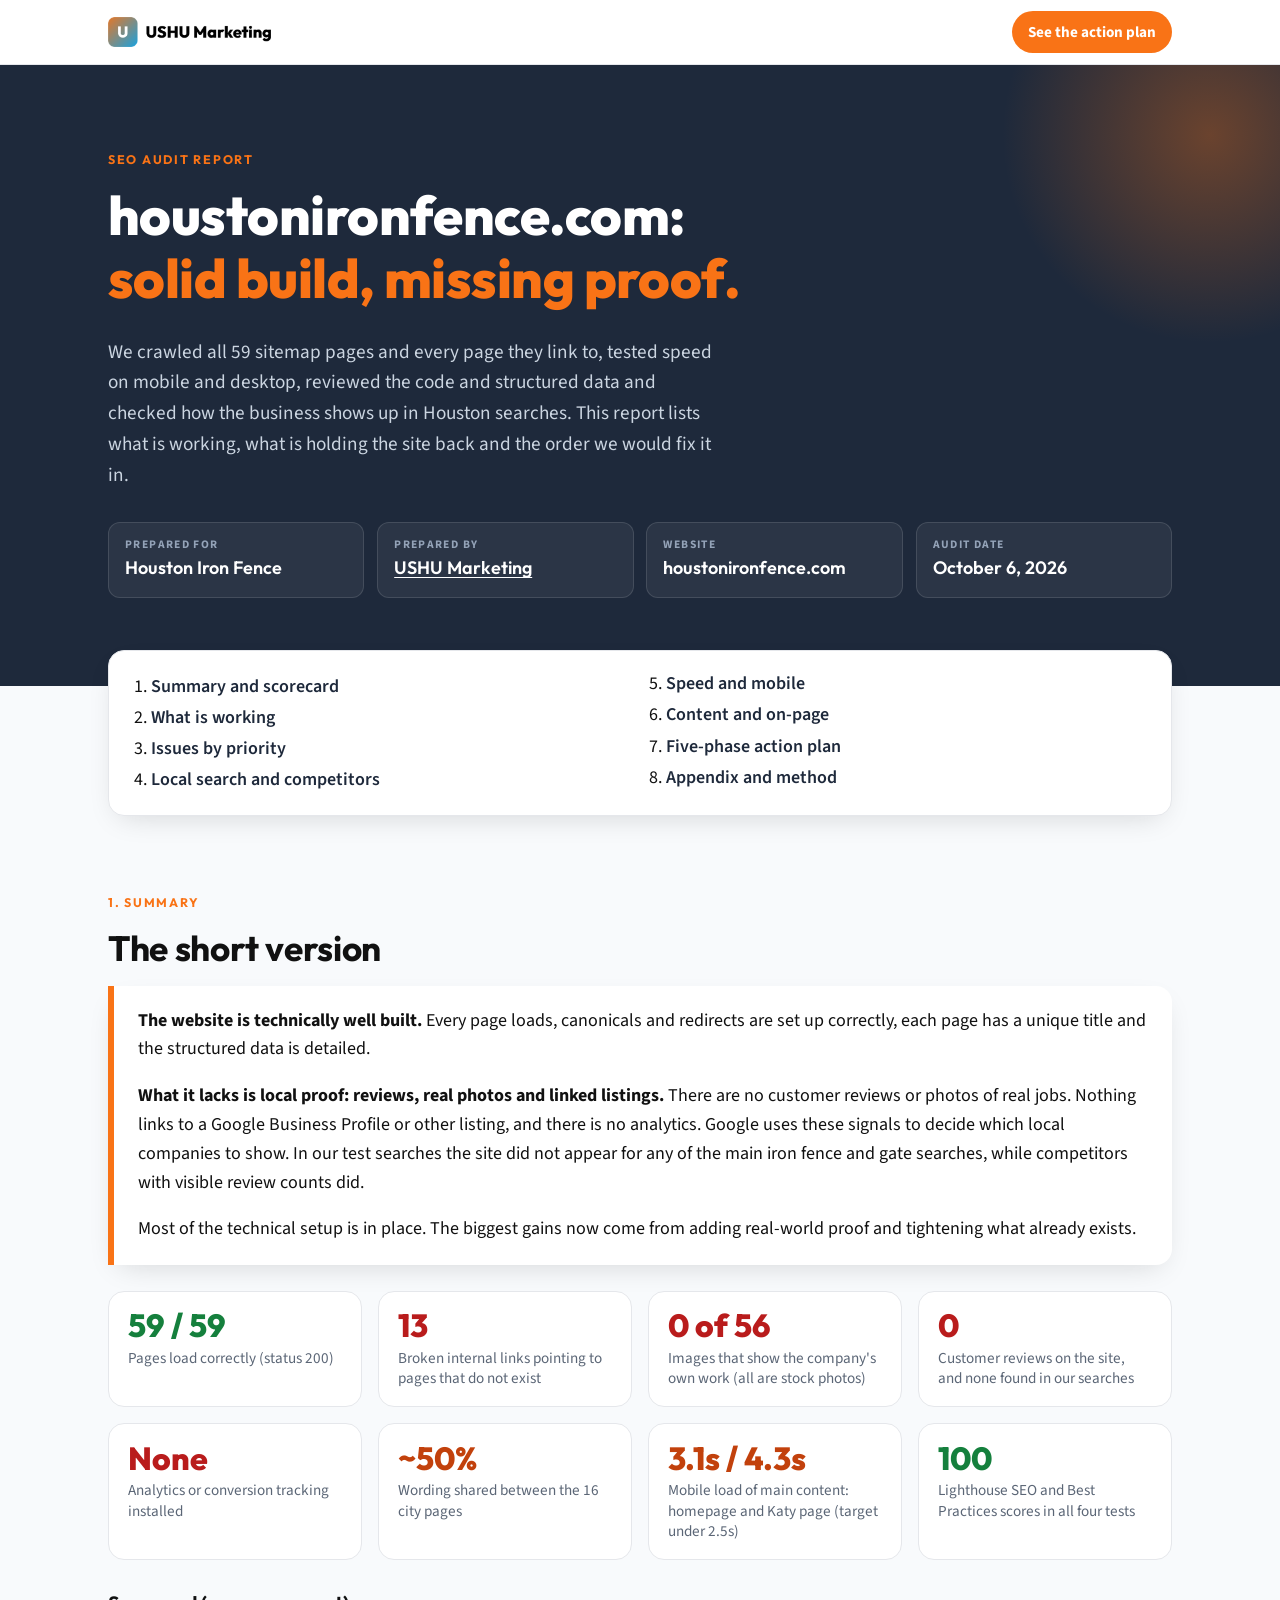
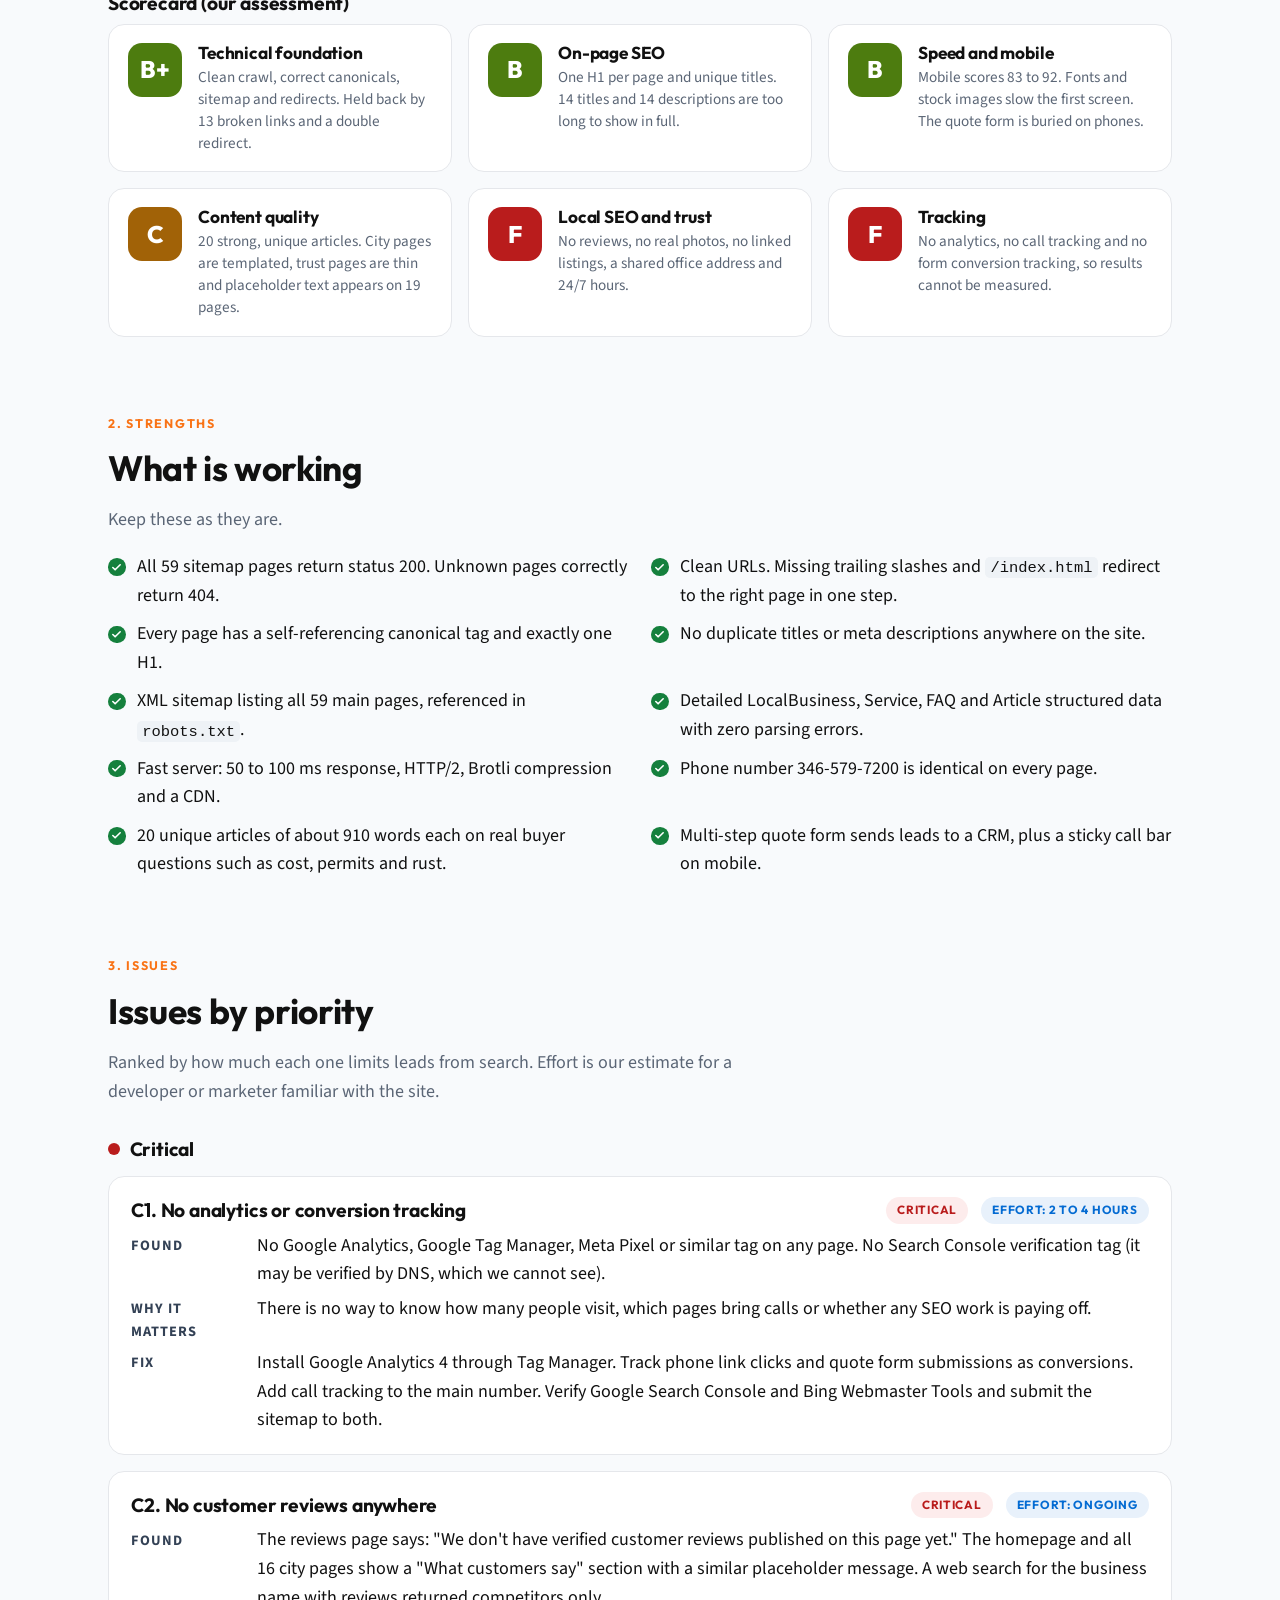
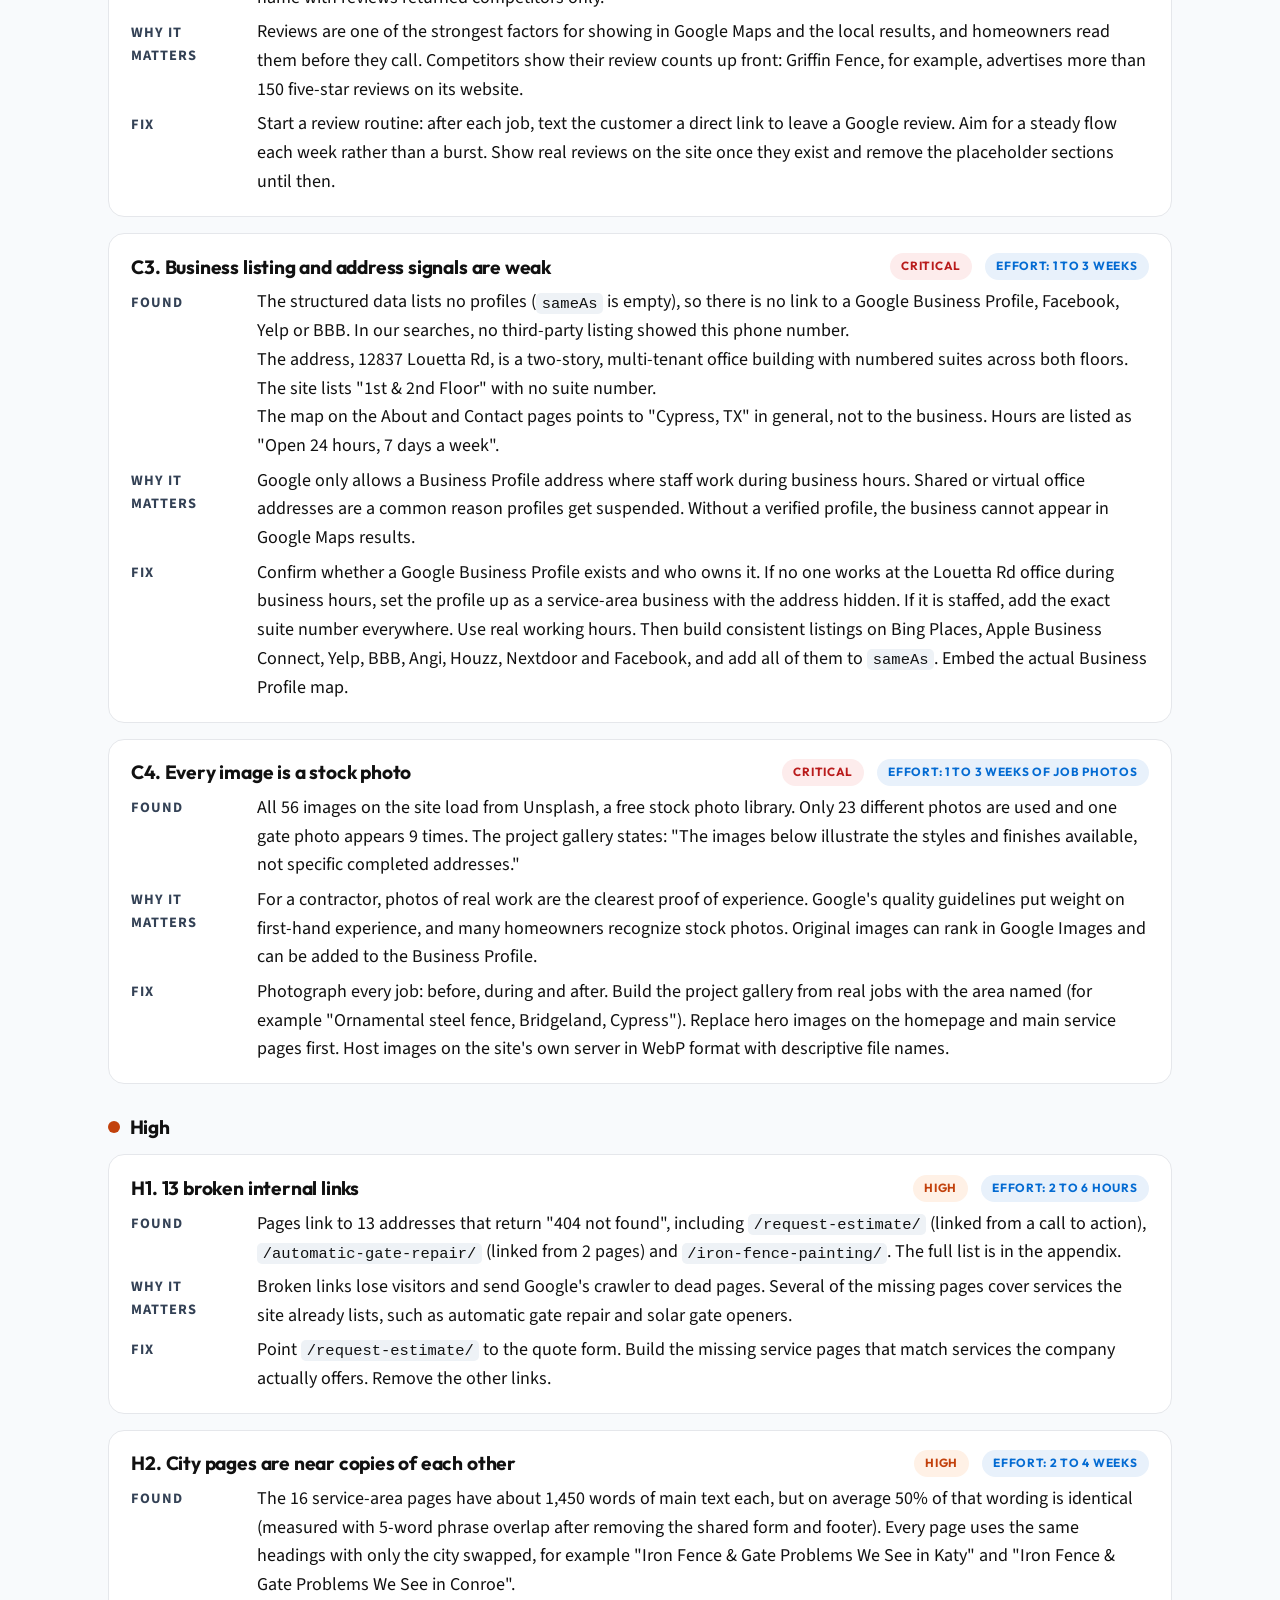
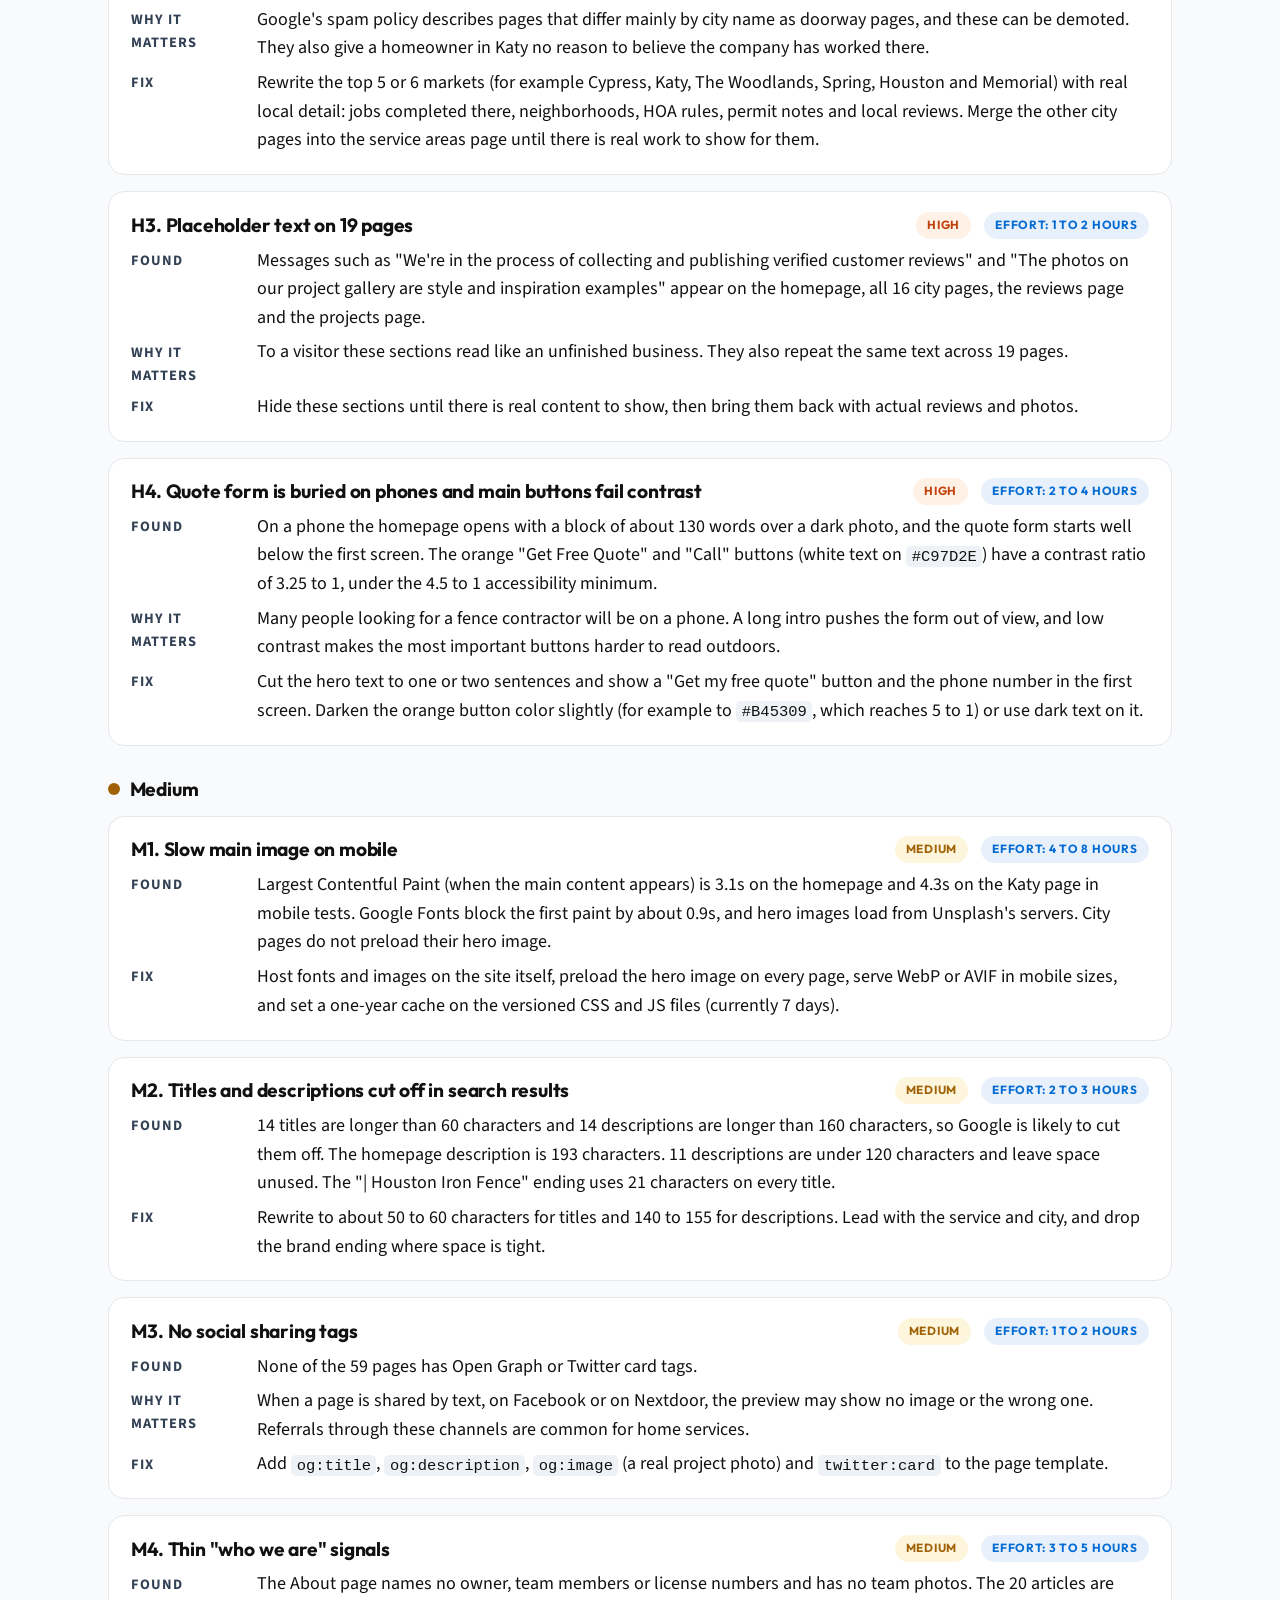
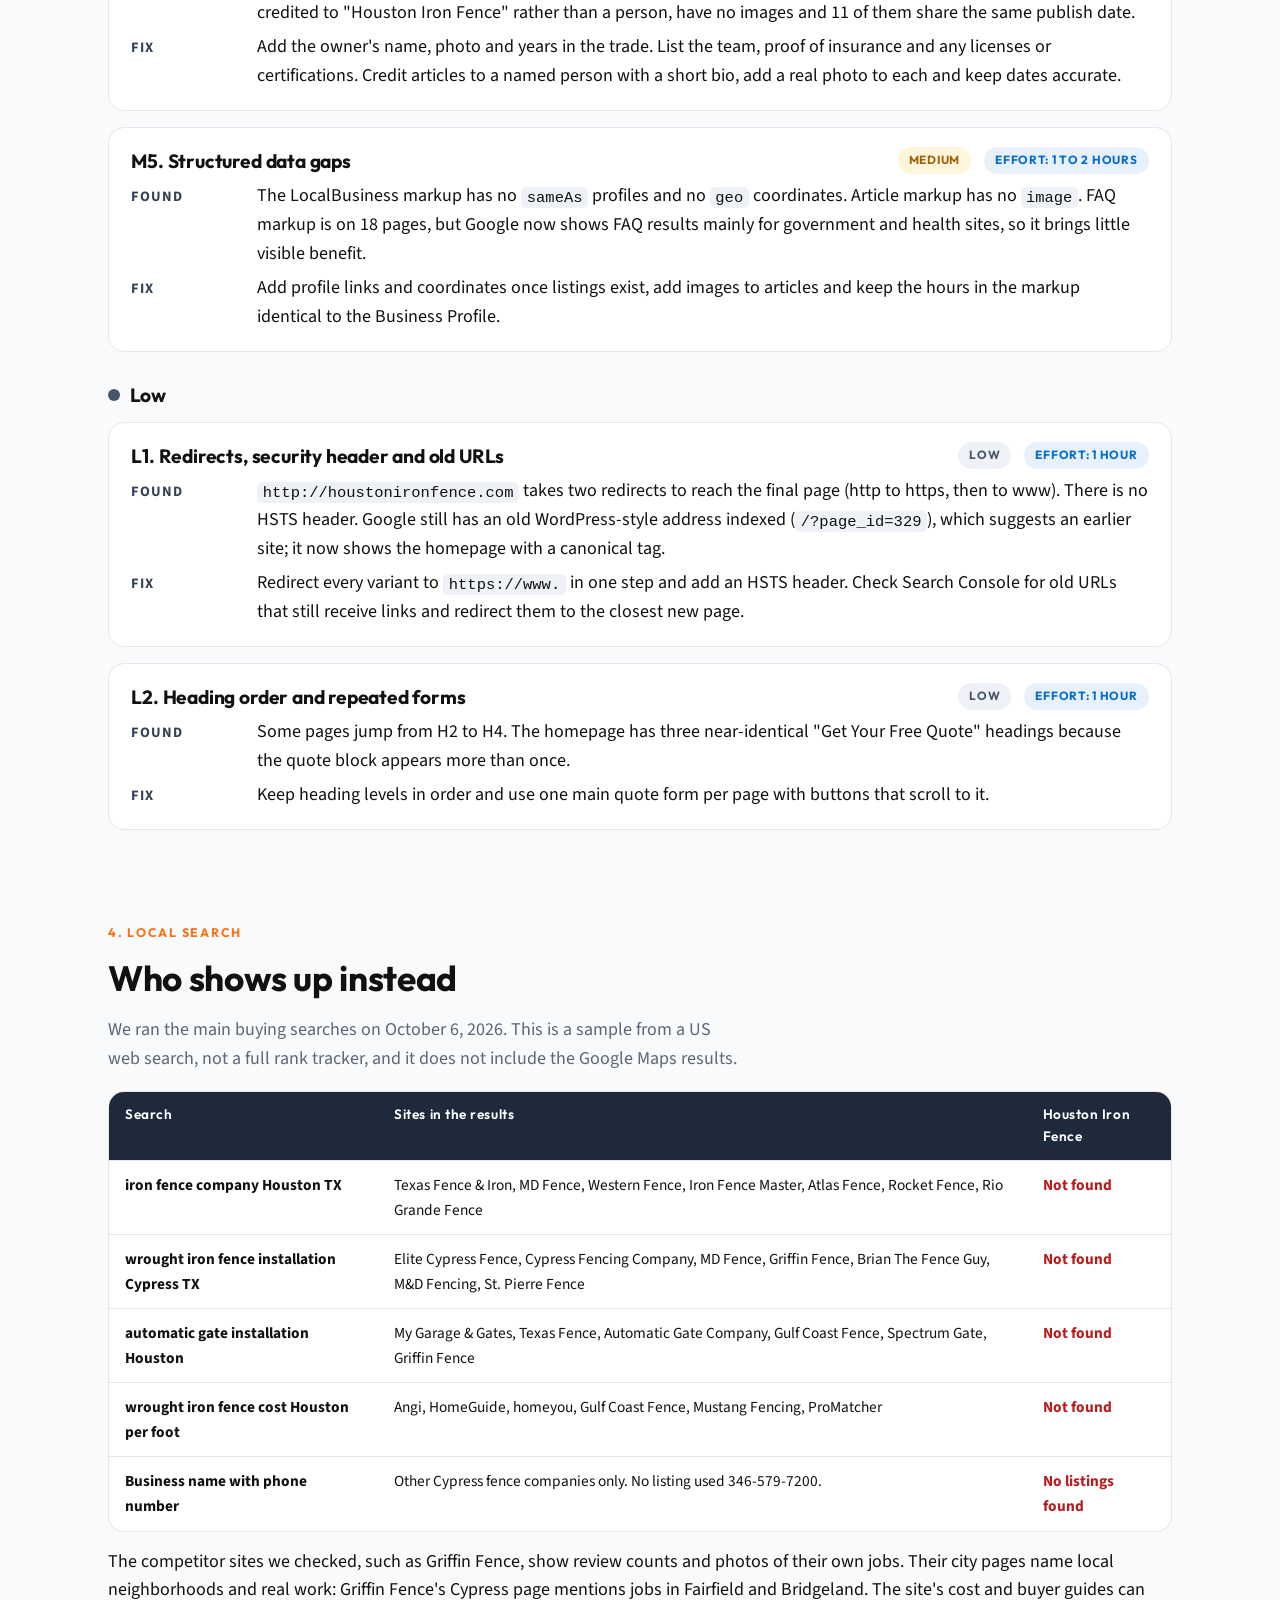
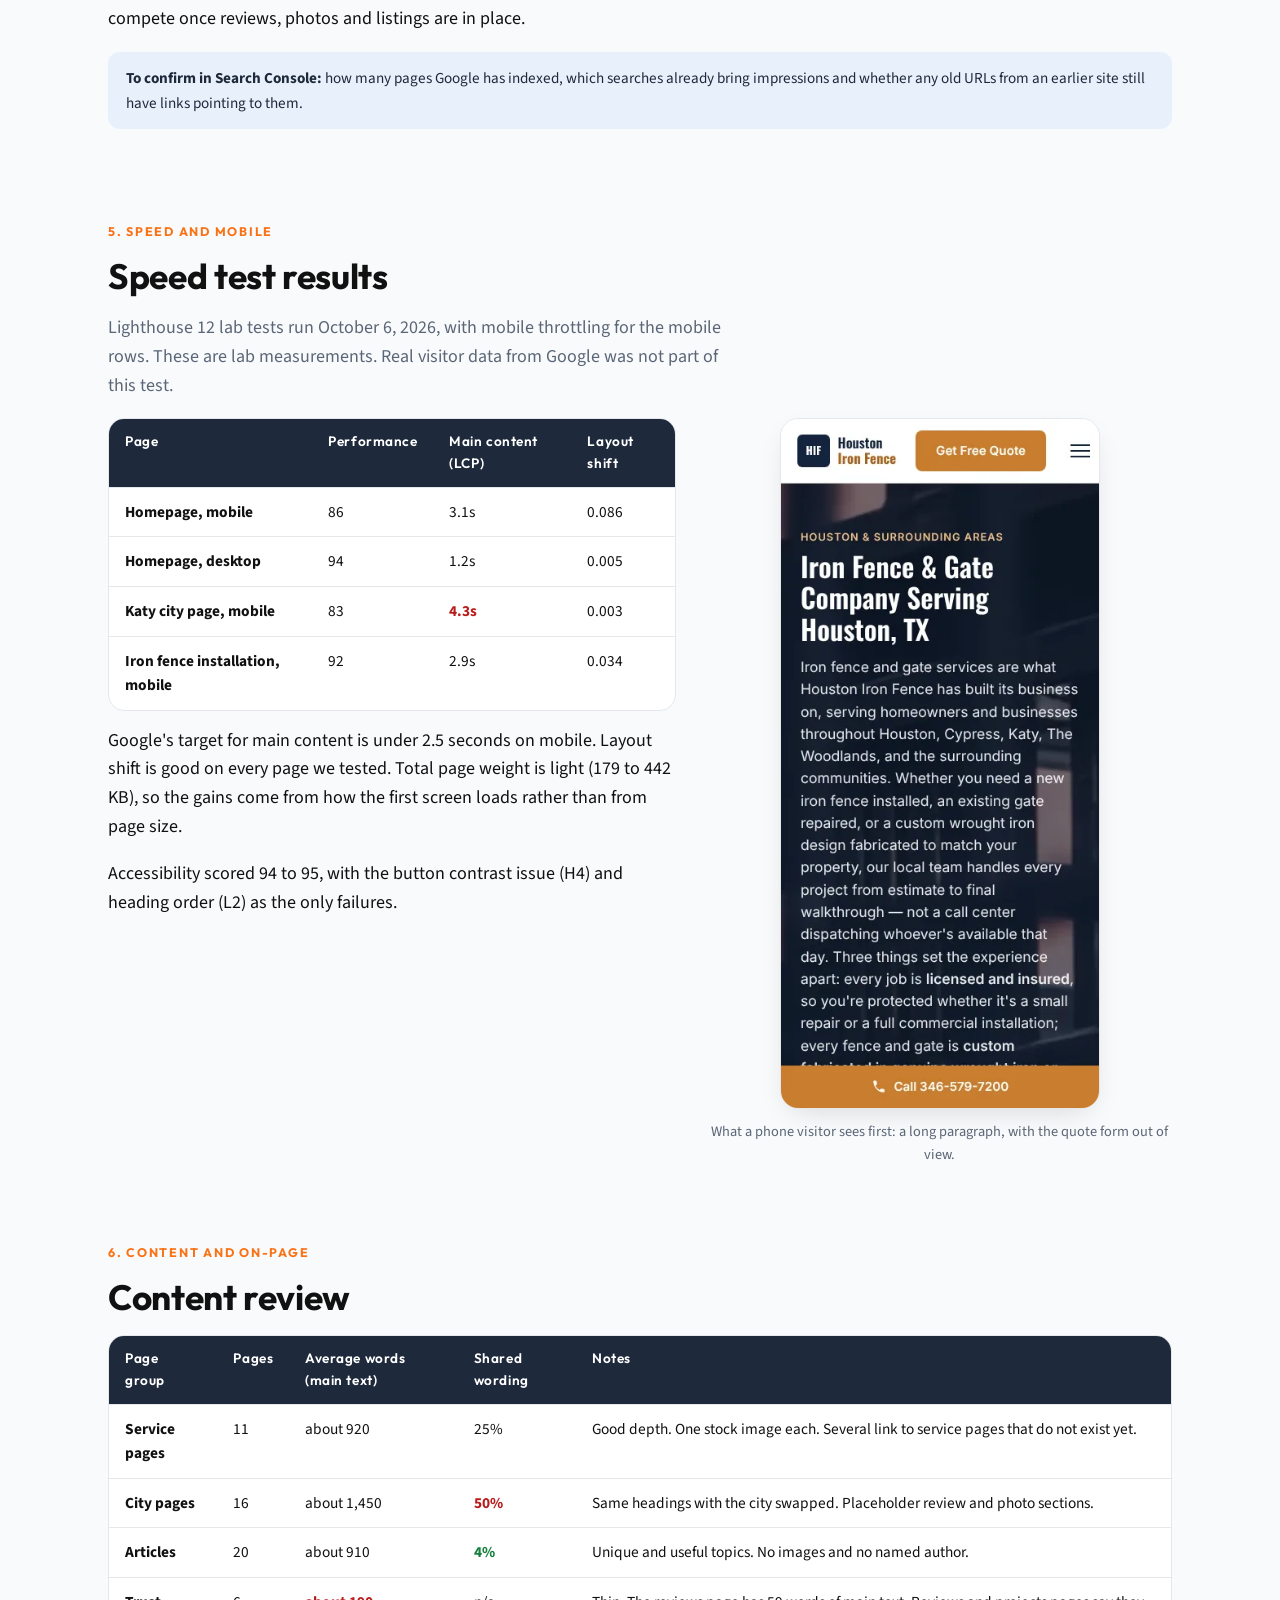
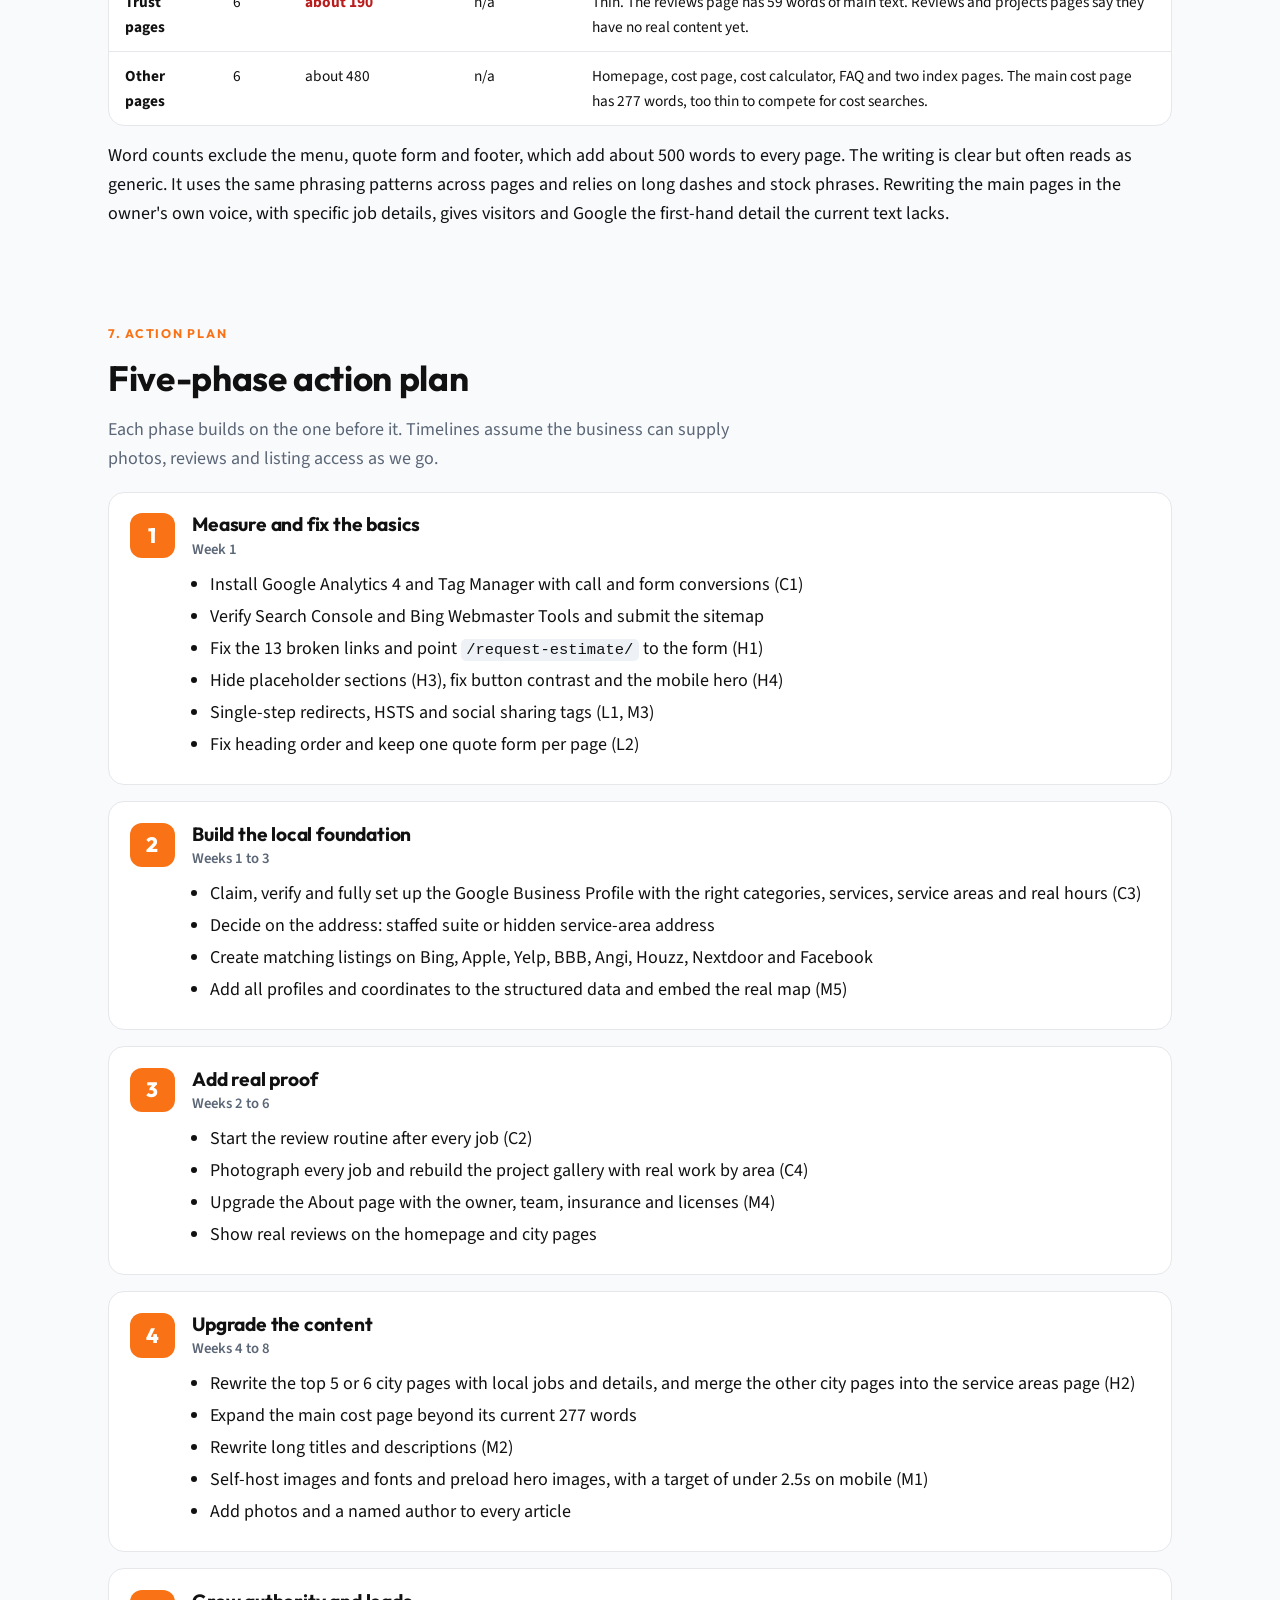
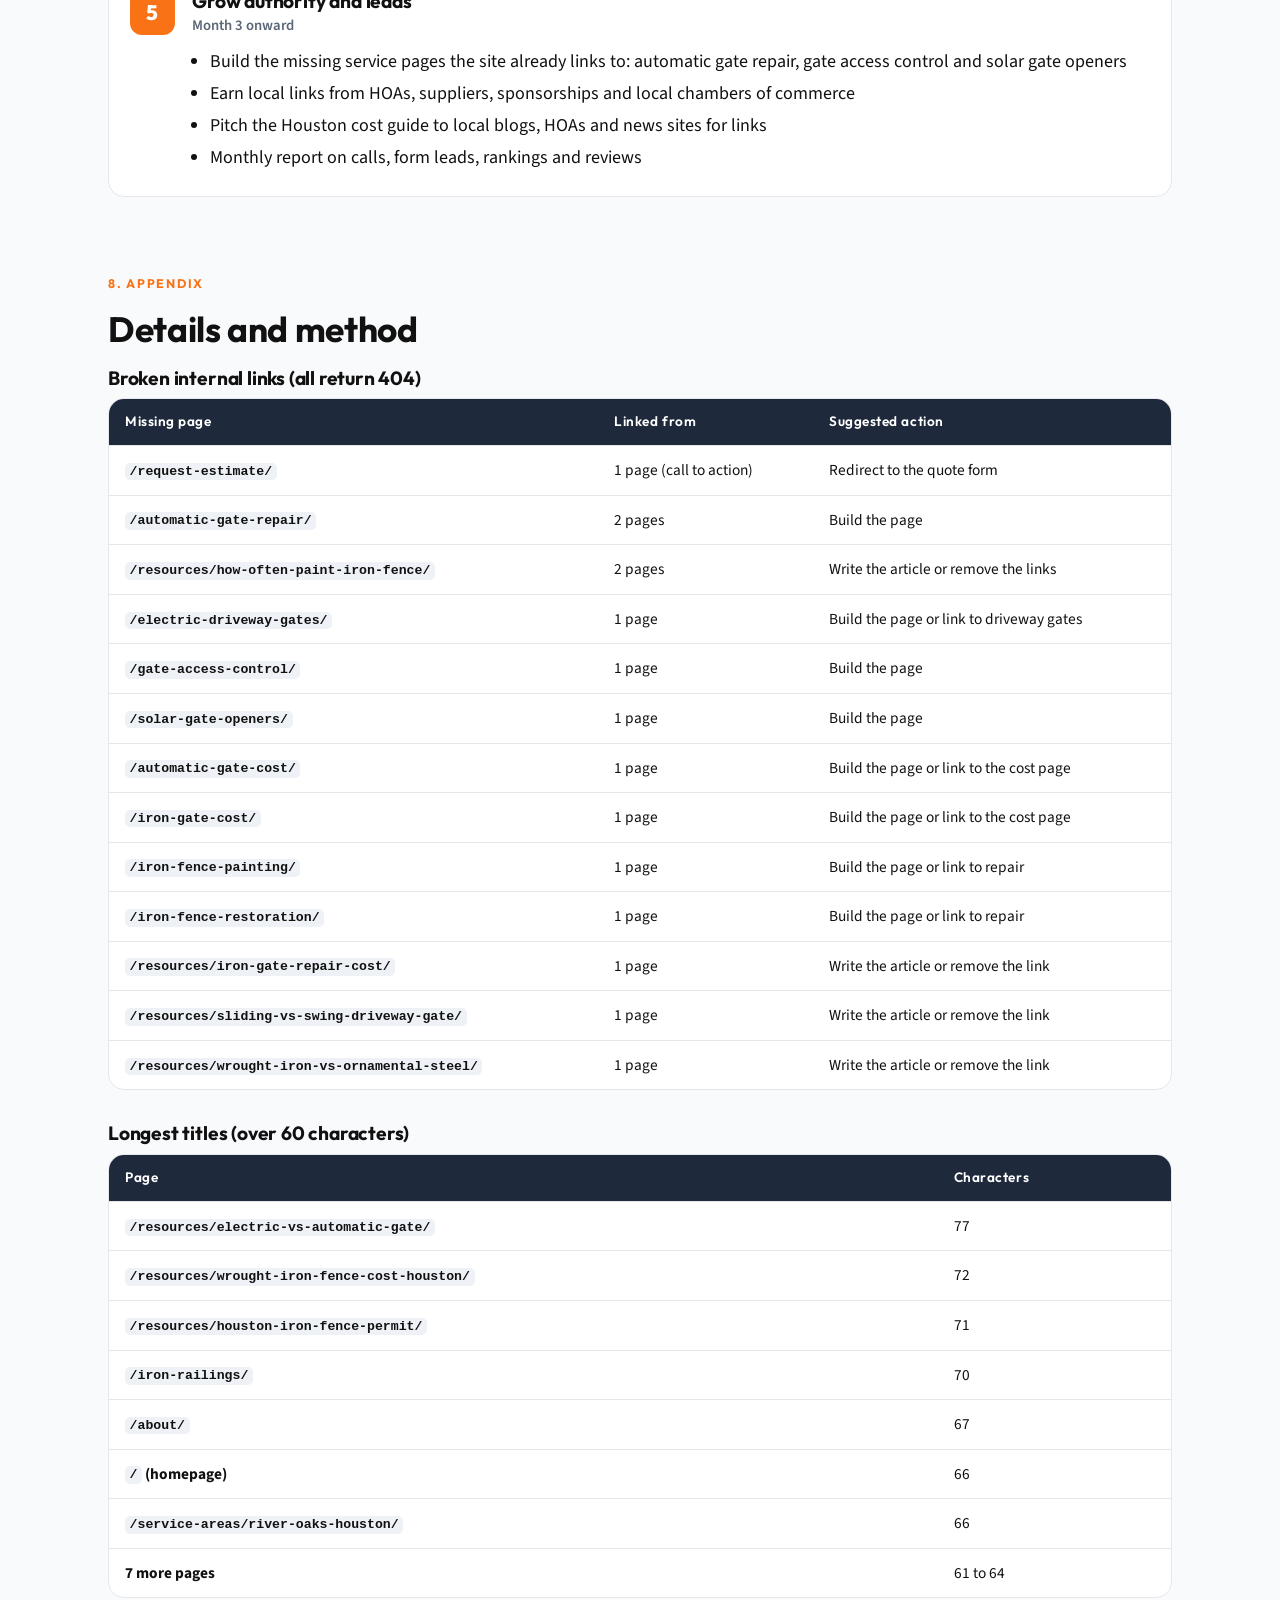
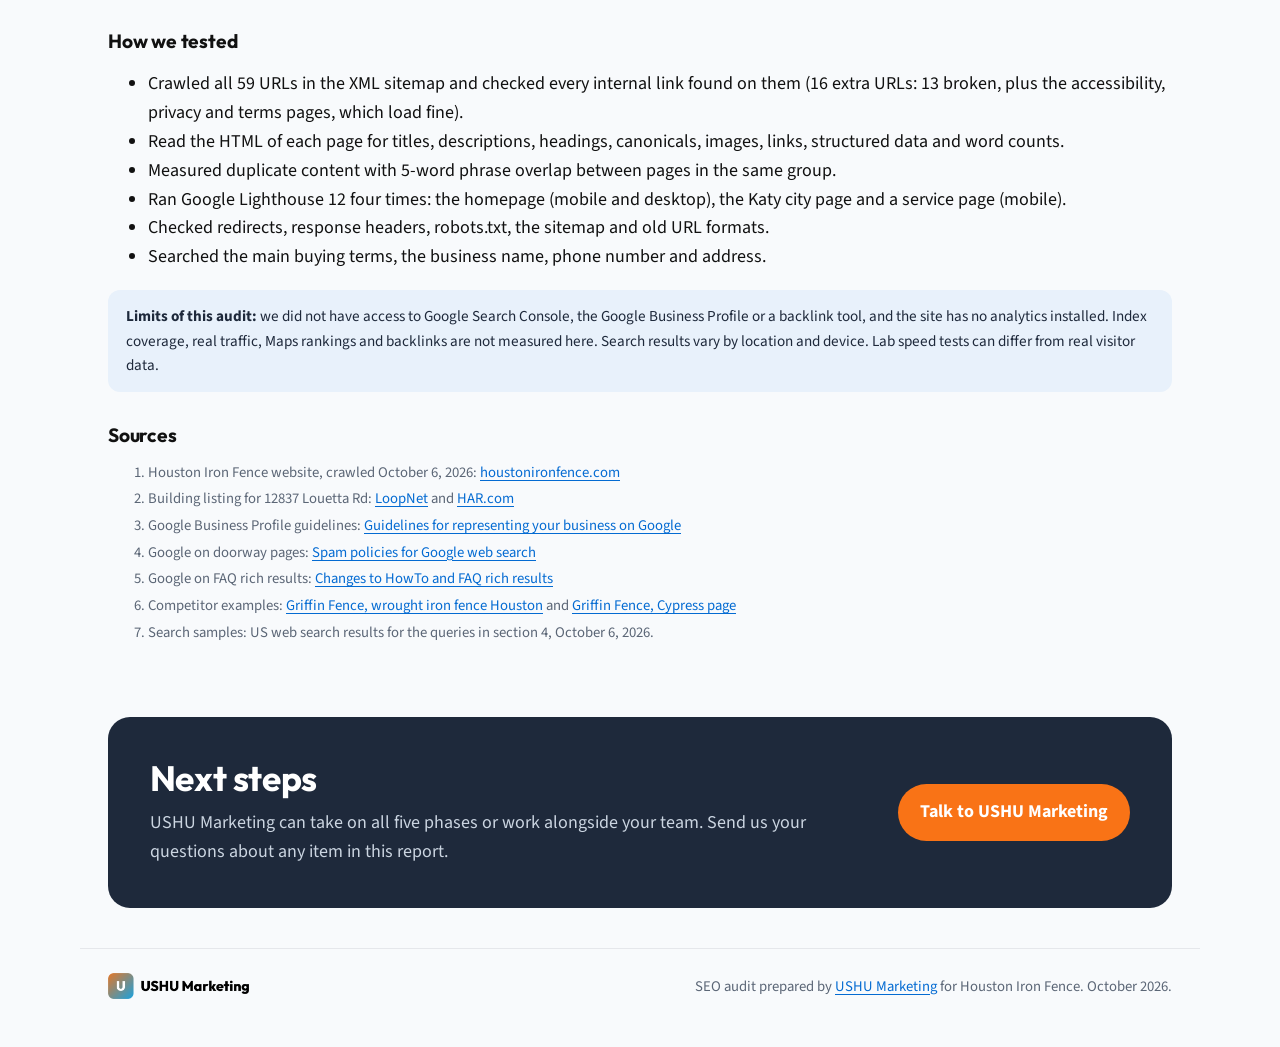
<file: houston-iron-fence/index.html>
<!doctype html>
<html lang="en">
<head>
<meta charset="utf-8">
<meta name="viewport" content="width=device-width, initial-scale=1">
<title>SEO audit: houstonironfence.com | USHU Marketing</title>
<meta name="description" content="Technical, on-page, local and performance SEO audit of houstonironfence.com, prepared by USHU Marketing, October 2026.">
<meta name="robots" content="noindex, nofollow">
<meta name="theme-color" content="#111111">
<link rel="icon" type="image/png" href="assets/favicon.png">
<link rel="preconnect" href="https://fonts.googleapis.com">
<link rel="preconnect" href="https://fonts.gstatic.com" crossorigin>
<link rel="stylesheet" href="https://fonts.googleapis.com/css2?family=Outfit:wght@500;600;700;800&family=Source+Sans+3:ital,wght@0,400;0,600;0,700;1,400&display=swap">
<style>
  :root {
    --ink: #111111; --slate: #1e293b; --slate-2: #334155; --muted: #5b6676; --line: #e5e7eb; --bg: #f8fafc; --paper: #ffffff;
    --orange: #f97316; --orange-deep: #c2410c; --orange-soft: #fff1e6; --blue: #046bd2; --blue-soft: #e8f1fb;
    --crit: #b91c1c; --crit-soft: #fdecec; --high: #c2410c; --high-soft: #fff1e6; --med: #a16207; --med-soft: #fdf6dc; --low: #475569; --low-soft: #eef2f6; --good: #15803d; --good-soft: #e8f6ed;
    --radius: 16px; --shadow: 0 10px 30px -12px rgba(17, 17, 17, .18);
  }
  * { box-sizing: border-box; }
  html { scroll-behavior: smooth; }
  body { margin: 0; font-family: "Source Sans 3", system-ui, sans-serif; font-size: 18px; line-height: 1.6; color: var(--ink); background: var(--bg); -webkit-font-smoothing: antialiased; }
  h1, h2, h3, h4 { font-family: "Outfit", system-ui, sans-serif; line-height: 1.15; margin: 0 0 .5em; letter-spacing: -.01em; }
  h1 { font-size: clamp(2.1rem, 5vw, 3.4rem); font-weight: 800; }
  h2 { font-size: clamp(1.6rem, 3.4vw, 2.2rem); font-weight: 700; }
  h3 { font-size: 1.2rem; font-weight: 700; }
  p { margin: 0 0 1em; }
  a { color: var(--blue); text-underline-offset: 3px; }
  code { font-family: ui-monospace, SFMono-Regular, Menlo, monospace; font-size: .86em; background: var(--low-soft); padding: .1em .35em; border-radius: 5px; word-break: break-word; }
  img { max-width: 100%; display: block; }
  .container { max-width: 1120px; margin: 0 auto; padding: 0 16px; }
  @media (min-width: 700px) { .container { padding: 0 28px; } }

  .topbar { background: var(--paper); border-bottom: 1px solid var(--line); position: sticky; top: 0; z-index: 20; }
  .topbar .container { display: flex; align-items: center; justify-content: space-between; gap: 1rem; height: 64px; }
  .topbar img { height: 30px; width: auto; }
  .topbar a.cta { background: var(--orange); color: #fff; font-weight: 700; text-decoration: none; padding: .55rem 1rem; border-radius: 999px; font-size: .95rem; white-space: nowrap; }
  .topbar a.cta:hover { background: var(--orange-deep); }

  .hero { background: var(--slate); color: #e2e8f0; padding: clamp(40px, 7vw, 80px) 0 clamp(48px, 7vw, 88px); position: relative; overflow: hidden; }
  .hero::after { content: ""; position: absolute; right: -140px; top: -140px; width: 420px; height: 420px; border-radius: 50%; background: radial-gradient(circle, rgba(249, 115, 22, .35), transparent 70%); }
  .hero h1 { color: #fff; max-width: 18ch; overflow-wrap: break-word; }
  @media (max-width: 420px) { .hero h1 { font-size: 1.9rem; } }
  .hero h1 span { color: var(--orange); }
  .eyebrow { display: inline-block; font-family: "Outfit", sans-serif; font-weight: 700; font-size: .78rem; letter-spacing: .14em; text-transform: uppercase; color: var(--orange); margin-bottom: .9rem; }
  .hero .lede { font-size: 1.2rem; max-width: 62ch; color: #cbd5e1; }
  .meta { display: grid; grid-template-columns: repeat(4, 1fr); gap: .8rem; margin-top: 2rem; position: relative; z-index: 1; }
  .meta div { background: rgba(255, 255, 255, .06); border: 1px solid rgba(255, 255, 255, .12); border-radius: 12px; padding: .8rem 1rem; }
  .meta small { display: block; font-size: .72rem; letter-spacing: .12em; text-transform: uppercase; color: #94a3b8; font-weight: 700; }
  .meta strong { color: #fff; font-family: "Outfit", sans-serif; font-weight: 600; }
  .meta a { color: #fff; }
  @media (max-width: 760px) { .meta { grid-template-columns: 1fr 1fr; } }
  @media (max-width: 420px) { .meta { grid-template-columns: 1fr; } }

  .toc { background: var(--paper); border: 1px solid var(--line); border-radius: var(--radius); padding: 1.2rem 1.4rem; margin: -36px auto 0; position: relative; z-index: 2; box-shadow: var(--shadow); }
  .toc ol { margin: 0; padding-left: 1.2rem; columns: 2 240px; column-gap: 2rem; }
  .toc li { margin: .15rem 0; break-inside: avoid; }
  .toc a { color: var(--slate); text-decoration: none; font-weight: 600; }
  .toc a:hover { color: var(--orange-deep); text-decoration: underline; }

  section { padding: clamp(44px, 6vw, 72px) 0 0; }
  .section-head p { color: var(--muted); max-width: 70ch; }

  .verdict { background: var(--paper); border-left: 6px solid var(--orange); border-radius: 0 var(--radius) var(--radius) 0; padding: 1.3rem 1.5rem; box-shadow: var(--shadow); margin-bottom: 1.6rem; }
  .verdict p:last-child { margin: 0; }

  .tiles { display: grid; grid-template-columns: repeat(4, 1fr); gap: 1rem; margin: 1.4rem 0; }
  .tile { background: var(--paper); border: 1px solid var(--line); border-radius: var(--radius); padding: 1.1rem 1.2rem; }
  .tile strong { display: block; font-family: "Outfit", sans-serif; font-size: 2rem; font-weight: 800; line-height: 1.05; white-space: nowrap; }
  .tile span { color: var(--muted); font-size: .95rem; line-height: 1.35; display: block; margin-top: .3rem; }
  .tile.bad strong { color: var(--crit); } .tile.warn strong { color: var(--high); } .tile.ok strong { color: var(--good); }
  @media (max-width: 860px) { .tiles { grid-template-columns: 1fr 1fr; } }
  @media (max-width: 400px) { .tiles { grid-template-columns: 1fr; } }
  .tiles > *, .scores > *, .two > *, .score > div { min-width: 0; }
  th code, td code { word-break: break-all; }

  .scores { display: grid; grid-template-columns: repeat(3, 1fr); gap: 1rem; }
  .score { background: var(--paper); border: 1px solid var(--line); border-radius: var(--radius); padding: 1.1rem 1.2rem; display: flex; gap: 1rem; align-items: flex-start; }
  .grade { flex: none; width: 54px; height: 54px; border-radius: 14px; display: grid; place-items: center; font-family: "Outfit", sans-serif; font-weight: 800; font-size: 1.5rem; color: #fff; }
  .g-a { background: var(--good); } .g-b { background: #4d7c0f; } .g-c { background: var(--med); } .g-d { background: var(--high); } .g-f { background: var(--crit); }
  .score h3 { margin: 0 0 .2rem; font-size: 1.08rem; }
  .score p { margin: 0; color: var(--muted); font-size: .95rem; line-height: 1.45; }
  @media (max-width: 900px) { .scores { grid-template-columns: 1fr 1fr; } }
  @media (max-width: 560px) { .scores { grid-template-columns: 1fr; } }

  .good-list { display: grid; grid-template-columns: 1fr 1fr; gap: .6rem 1.4rem; list-style: none; padding: 0; margin: 0; }
  .good-list li { position: relative; padding-left: 1.8rem; }
  .good-list li::before { content: ""; position: absolute; left: 0; top: .3em; width: 1.1rem; height: 1.1rem; border-radius: 50%; background: var(--good) url("data:image/svg+xml,%3Csvg xmlns='http://www.w3.org/2000/svg' viewBox='0 0 24 24' fill='none' stroke='white' stroke-width='3.5' stroke-linecap='round' stroke-linejoin='round'%3E%3Cpath d='M20 6 9 17l-5-5'/%3E%3C/svg%3E") center / 11px no-repeat; }
  @media (max-width: 700px) { .good-list { grid-template-columns: 1fr; } }

  .issue { background: var(--paper); border: 1px solid var(--line); border-radius: var(--radius); padding: 1.2rem 1.4rem; margin-bottom: 1rem; }
  .issue-top { display: flex; flex-wrap: wrap; align-items: center; gap: .5rem .8rem; margin-bottom: .5rem; }
  .issue-top h3 { margin: 0; flex: 1 1 300px; }
  .pill { font-family: "Outfit", sans-serif; font-weight: 700; font-size: .74rem; letter-spacing: .06em; text-transform: uppercase; padding: .25rem .7rem; border-radius: 999px; white-space: nowrap; }
  .p-crit { background: var(--crit-soft); color: var(--crit); } .p-high { background: var(--high-soft); color: var(--high); } .p-med { background: var(--med-soft); color: var(--med); } .p-low { background: var(--low-soft); color: var(--low); }
  .p-effort { background: var(--blue-soft); color: var(--blue); }
  .issue dl { display: grid; grid-template-columns: 110px 1fr; gap: .35rem 1rem; margin: .4rem 0 0; }
  .issue dt { font-weight: 700; color: var(--slate-2); font-size: .9rem; text-transform: uppercase; letter-spacing: .06em; padding-top: .15rem; }
  .issue dd { margin: 0; }
  @media (max-width: 600px) { .issue dl { grid-template-columns: 1fr; gap: 0; } .issue dt { margin-top: .6rem; } }
  .group-title { display: flex; align-items: center; gap: .6rem; margin: 2rem 0 1rem; }
  .group-title .dot { width: 12px; height: 12px; border-radius: 50%; }

  .table-wrap { background: var(--paper); border: 1px solid var(--line); border-radius: var(--radius); overflow: hidden; }
  table { width: 100%; border-collapse: collapse; font-size: .96rem; }
  th, td { text-align: left; vertical-align: top; padding: .75rem 1rem; border-bottom: 1px solid var(--line); }
  thead th { background: var(--slate); color: #fff; font-family: "Outfit", sans-serif; font-weight: 600; font-size: .85rem; letter-spacing: .04em; }
  tbody tr:last-child > * { border-bottom: 0; }
  td.num { white-space: nowrap; font-variant-numeric: tabular-nums; }
  .no { color: var(--crit); font-weight: 700; } .yes { color: var(--good); font-weight: 700; }
  @media (max-width: 700px) {
    .stack thead { display: none; }
    .stack, .stack tbody, .stack tr, .stack td, .stack th { display: block; width: 100%; }
    .stack tr { padding: .9rem 1rem; border-bottom: 1px solid var(--line); }
    .stack tbody tr:last-child { border-bottom: 0; }
    .stack td, .stack th { border: 0; padding: .1rem 0; }
    .stack td::before { content: attr(data-label); display: block; font-size: .72rem; font-weight: 700; letter-spacing: .1em; text-transform: uppercase; color: var(--muted); margin-top: .5rem; }
  }

  .two { display: grid; grid-template-columns: 1.1fr .9fr; gap: 2rem; align-items: start; }
  @media (max-width: 860px) { .two { grid-template-columns: 1fr; } }
  figure { margin: 0; }
  figure img { border-radius: 18px; border: 1px solid var(--line); box-shadow: var(--shadow); width: 100%; max-width: 320px; height: auto; margin: 0 auto; }
  figcaption { font-size: .9rem; color: var(--muted); text-align: center; margin-top: .7rem; }

  .phases { display: grid; gap: 1rem; counter-reset: ph; }
  .phase { background: var(--paper); border: 1px solid var(--line); border-radius: var(--radius); padding: 1.3rem 1.4rem 1.3rem 5.2rem; position: relative; }
  .phase::before { counter-increment: ph; content: counter(ph); position: absolute; left: 1.3rem; top: 1.3rem; width: 2.8rem; height: 2.8rem; border-radius: 12px; background: var(--orange); color: #fff; display: grid; place-items: center; font-family: "Outfit", sans-serif; font-weight: 800; font-size: 1.3rem; }
  .phase h3 { margin-bottom: .15rem; }
  .phase .when { color: var(--muted); font-weight: 600; font-size: .92rem; margin-bottom: .6rem; }
  .phase ul { margin: 0; padding-left: 1.1rem; }
  .phase li { margin: .2rem 0; }
  @media (max-width: 520px) { .phase { padding: 4.6rem 1.1rem 1.2rem; } .phase::before { left: 1.1rem; top: 1.1rem; } }

  .note { background: var(--blue-soft); border-radius: 12px; padding: .9rem 1.1rem; font-size: .95rem; color: var(--slate); }
  .sources { font-size: .92rem; color: var(--muted); }
  .sources li { margin: .2rem 0; word-break: break-word; }

  .cta-band { background: var(--slate); color: #cbd5e1; border-radius: 22px; padding: clamp(1.6rem, 4vw, 2.6rem); display: grid; grid-template-columns: 1.4fr auto; gap: 1.5rem; align-items: center; margin-top: clamp(44px, 6vw, 72px); }
  .cta-band h2 { color: #fff; margin-bottom: .3em; }
  .cta-band p { margin: 0; }
  .btn { display: inline-block; background: var(--orange); color: #fff; font-weight: 700; text-decoration: none; padding: .9rem 1.4rem; border-radius: 999px; white-space: nowrap; }
  .btn:hover { background: var(--orange-deep); color: #fff; }
  @media (max-width: 760px) { .cta-band { grid-template-columns: 1fr; } }

  footer { padding: 2.5rem 0 3rem; color: var(--muted); font-size: .92rem; }
  footer .container { display: flex; flex-wrap: wrap; justify-content: space-between; gap: 1rem; align-items: center; border-top: 1px solid var(--line); padding-top: 1.5rem; }
  footer img { height: 26px; width: auto; }
  @media print { .topbar { position: static; } .toc, .cta-band { break-inside: avoid; } .issue, .phase, .score { break-inside: avoid; } }
</style>
</head>
<body>

<header class="topbar">
  <div class="container">
    <a href="https://ushumarketing.com/" target="_blank" rel="noopener" aria-label="USHU Marketing"><img src="assets/ushu-logo.png" alt="USHU Marketing" width="163" height="30"></a>
    <a class="cta" href="#plan">See the action plan</a>
  </div>
</header>

<main>
<div class="hero">
  <div class="container">
    <span class="eyebrow">SEO audit report</span>
    <h1>houstonironfence<wbr>.com: <span>solid build, missing proof.</span></h1>
    <p class="lede">We crawled all 59 sitemap pages and every page they link to, tested speed on mobile and desktop, reviewed the code and structured data and checked how the business shows up in Houston searches. This report lists what is working, what is holding the site back and the order we would fix it in.</p>
    <div class="meta">
      <div><small>Prepared for</small><strong>Houston Iron Fence</strong></div>
      <div><small>Prepared by</small><strong><a href="https://ushumarketing.com/" target="_blank" rel="noopener">USHU Marketing</a></strong></div>
      <div><small>Website</small><strong>houstonironfence.com</strong></div>
      <div><small>Audit date</small><strong>October 6, 2026</strong></div>
    </div>
  </div>
</div>

<div class="container">
  <nav class="toc" aria-label="Contents">
    <ol>
      <li><a href="#summary">Summary and scorecard</a></li>
      <li><a href="#working">What is working</a></li>
      <li><a href="#issues">Issues by priority</a></li>
      <li><a href="#local">Local search and competitors</a></li>
      <li><a href="#speed">Speed and mobile</a></li>
      <li><a href="#content">Content and on-page</a></li>
      <li><a href="#plan">Five-phase action plan</a></li>
      <li><a href="#appendix">Appendix and method</a></li>
    </ol>
  </nav>

  <!-- SUMMARY -->
  <section id="summary">
    <div class="section-head">
      <span class="eyebrow">1. Summary</span>
      <h2>The short version</h2>
    </div>
    <div class="verdict">
      <p><strong>The website is technically well built.</strong> Every page loads, canonicals and redirects are set up correctly, each page has a unique title and the structured data is detailed.</p>
      <p><strong>What it lacks is local proof: reviews, real photos and linked listings.</strong> There are no customer reviews or photos of real jobs. Nothing links to a Google Business Profile or other listing, and there is no analytics. Google uses these signals to decide which local companies to show. In our test searches the site did not appear for any of the main iron fence and gate searches, while competitors with visible review counts did.</p>
      <p>Most of the technical setup is in place. The biggest gains now come from adding real-world proof and tightening what already exists.</p>
    </div>

    <div class="tiles">
      <div class="tile ok"><strong>59 / 59</strong><span>Pages load correctly (status 200)</span></div>
      <div class="tile bad"><strong>13</strong><span>Broken internal links pointing to pages that do not exist</span></div>
      <div class="tile bad"><strong>0 of 56</strong><span>Images that show the company's own work (all are stock photos)</span></div>
      <div class="tile bad"><strong>0</strong><span>Customer reviews on the site, and none found in our searches</span></div>
      <div class="tile bad"><strong>None</strong><span>Analytics or conversion tracking installed</span></div>
      <div class="tile warn"><strong>~50%</strong><span>Wording shared between the 16 city pages</span></div>
      <div class="tile warn"><strong>3.1s / 4.3s</strong><span>Mobile load of main content: homepage and Katy page (target under 2.5s)</span></div>
      <div class="tile ok"><strong>100</strong><span>Lighthouse SEO and Best Practices scores in all four tests</span></div>
    </div>

    <h3 style="margin-top:2rem">Scorecard (our assessment)</h3>
    <div class="scores">
      <div class="score"><div class="grade g-b">B+</div><div><h3>Technical foundation</h3><p>Clean crawl, correct canonicals, sitemap and redirects. Held back by 13 broken links and a double redirect.</p></div></div>
      <div class="score"><div class="grade g-b">B</div><div><h3>On-page SEO</h3><p>One H1 per page and unique titles. 14 titles and 14 descriptions are too long to show in full.</p></div></div>
      <div class="score"><div class="grade g-b">B</div><div><h3>Speed and mobile</h3><p>Mobile scores 83 to 92. Fonts and stock images slow the first screen. The quote form is buried on phones.</p></div></div>
      <div class="score"><div class="grade g-c">C</div><div><h3>Content quality</h3><p>20 strong, unique articles. City pages are templated, trust pages are thin and placeholder text appears on 19 pages.</p></div></div>
      <div class="score"><div class="grade g-f">F</div><div><h3>Local SEO and trust</h3><p>No reviews, no real photos, no linked listings, a shared office address and 24/7 hours.</p></div></div>
      <div class="score"><div class="grade g-f">F</div><div><h3>Tracking</h3><p>No analytics, no call tracking and no form conversion tracking, so results cannot be measured.</p></div></div>
    </div>
  </section>

  <!-- WORKING -->
  <section id="working">
    <div class="section-head">
      <span class="eyebrow">2. Strengths</span>
      <h2>What is working</h2>
      <p>Keep these as they are.</p>
    </div>
    <ul class="good-list">
      <li>All 59 sitemap pages return status 200. Unknown pages correctly return 404.</li>
      <li>Clean URLs. Missing trailing slashes and <code>/index.html</code> redirect to the right page in one step.</li>
      <li>Every page has a self-referencing canonical tag and exactly one H1.</li>
      <li>No duplicate titles or meta descriptions anywhere on the site.</li>
      <li>XML sitemap listing all 59 main pages, referenced in <code>robots.txt</code>.</li>
      <li>Detailed LocalBusiness, Service, FAQ and Article structured data with zero parsing errors.</li>
      <li>Fast server: 50 to 100 ms response, HTTP/2, Brotli compression and a CDN.</li>
      <li>Phone number 346-579-7200 is identical on every page.</li>
      <li>20 unique articles of about 910 words each on real buyer questions such as cost, permits and rust.</li>
      <li>Multi-step quote form sends leads to a CRM, plus a sticky call bar on mobile.</li>
    </ul>
  </section>

  <!-- ISSUES -->
  <section id="issues">
    <div class="section-head">
      <span class="eyebrow">3. Issues</span>
      <h2>Issues by priority</h2>
      <p>Ranked by how much each one limits leads from search. Effort is our estimate for a developer or marketer familiar with the site.</p>
    </div>

    <div class="group-title"><span class="dot" style="background:var(--crit)"></span><h3 style="margin:0">Critical</h3></div>

    <article class="issue">
      <div class="issue-top"><h3>C1. No analytics or conversion tracking</h3><span class="pill p-crit">Critical</span><span class="pill p-effort">Effort: 2 to 4 hours</span></div>
      <dl>
        <dt>Found</dt><dd>No Google Analytics, Google Tag Manager, Meta Pixel or similar tag on any page. No Search Console verification tag (it may be verified by DNS, which we cannot see).</dd>
        <dt>Why it matters</dt><dd>There is no way to know how many people visit, which pages bring calls or whether any SEO work is paying off.</dd>
        <dt>Fix</dt><dd>Install Google Analytics 4 through Tag Manager. Track phone link clicks and quote form submissions as conversions. Add call tracking to the main number. Verify Google Search Console and Bing Webmaster Tools and submit the sitemap to both.</dd>
      </dl>
    </article>

    <article class="issue">
      <div class="issue-top"><h3>C2. No customer reviews anywhere</h3><span class="pill p-crit">Critical</span><span class="pill p-effort">Effort: ongoing</span></div>
      <dl>
        <dt>Found</dt><dd>The reviews page says: "We don't have verified customer reviews published on this page yet." The homepage and all 16 city pages show a "What customers say" section with a similar placeholder message. A web search for the business name with reviews returned competitors only.</dd>
        <dt>Why it matters</dt><dd>Reviews are one of the strongest factors for showing in Google Maps and the local results, and homeowners read them before they call. Competitors show their review counts up front: Griffin Fence, for example, advertises more than 150 five-star reviews on its website.</dd>
        <dt>Fix</dt><dd>Start a review routine: after each job, text the customer a direct link to leave a Google review. Aim for a steady flow each week rather than a burst. Show real reviews on the site once they exist and remove the placeholder sections until then.</dd>
      </dl>
    </article>

    <article class="issue">
      <div class="issue-top"><h3>C3. Business listing and address signals are weak</h3><span class="pill p-crit">Critical</span><span class="pill p-effort">Effort: 1 to 3 weeks</span></div>
      <dl>
        <dt>Found</dt><dd>
          The structured data lists no profiles (<code>sameAs</code> is empty), so there is no link to a Google Business Profile, Facebook, Yelp or BBB. In our searches, no third-party listing showed this phone number.<br>
          The address, 12837 Louetta Rd, is a two-story, multi-tenant office building with numbered suites across both floors. The site lists "1st &amp; 2nd Floor" with no suite number.<br>
          The map on the About and Contact pages points to "Cypress, TX" in general, not to the business. Hours are listed as "Open 24 hours, 7 days a week".
        </dd>
        <dt>Why it matters</dt><dd>Google only allows a Business Profile address where staff work during business hours. Shared or virtual office addresses are a common reason profiles get suspended. Without a verified profile, the business cannot appear in Google Maps results.</dd>
        <dt>Fix</dt><dd>Confirm whether a Google Business Profile exists and who owns it. If no one works at the Louetta Rd office during business hours, set the profile up as a service-area business with the address hidden. If it is staffed, add the exact suite number everywhere. Use real working hours. Then build consistent listings on Bing Places, Apple Business Connect, Yelp, BBB, Angi, Houzz, Nextdoor and Facebook, and add all of them to <code>sameAs</code>. Embed the actual Business Profile map.</dd>
      </dl>
    </article>

    <article class="issue">
      <div class="issue-top"><h3>C4. Every image is a stock photo</h3><span class="pill p-crit">Critical</span><span class="pill p-effort">Effort: 1 to 3 weeks of job photos</span></div>
      <dl>
        <dt>Found</dt><dd>All 56 images on the site load from Unsplash, a free stock photo library. Only 23 different photos are used and one gate photo appears 9 times. The project gallery states: "The images below illustrate the styles and finishes available, not specific completed addresses."</dd>
        <dt>Why it matters</dt><dd>For a contractor, photos of real work are the clearest proof of experience. Google's quality guidelines put weight on first-hand experience, and many homeowners recognize stock photos. Original images can rank in Google Images and can be added to the Business Profile.</dd>
        <dt>Fix</dt><dd>Photograph every job: before, during and after. Build the project gallery from real jobs with the area named (for example "Ornamental steel fence, Bridgeland, Cypress"). Replace hero images on the homepage and main service pages first. Host images on the site's own server in WebP format with descriptive file names.</dd>
      </dl>
    </article>

    <div class="group-title"><span class="dot" style="background:var(--high)"></span><h3 style="margin:0">High</h3></div>

    <article class="issue">
      <div class="issue-top"><h3>H1. 13 broken internal links</h3><span class="pill p-high">High</span><span class="pill p-effort">Effort: 2 to 6 hours</span></div>
      <dl>
        <dt>Found</dt><dd>Pages link to 13 addresses that return "404 not found", including <code>/request-estimate/</code> (linked from a call to action), <code>/automatic-gate-repair/</code> (linked from 2 pages) and <code>/iron-fence-painting/</code>. The full list is in the appendix.</dd>
        <dt>Why it matters</dt><dd>Broken links lose visitors and send Google's crawler to dead pages. Several of the missing pages cover services the site already lists, such as automatic gate repair and solar gate openers.</dd>
        <dt>Fix</dt><dd>Point <code>/request-estimate/</code> to the quote form. Build the missing service pages that match services the company actually offers. Remove the other links.</dd>
      </dl>
    </article>

    <article class="issue">
      <div class="issue-top"><h3>H2. City pages are near copies of each other</h3><span class="pill p-high">High</span><span class="pill p-effort">Effort: 2 to 4 weeks</span></div>
      <dl>
        <dt>Found</dt><dd>The 16 service-area pages have about 1,450 words of main text each, but on average 50% of that wording is identical (measured with 5-word phrase overlap after removing the shared form and footer). Every page uses the same headings with only the city swapped, for example "Iron Fence &amp; Gate Problems We See in Katy" and "Iron Fence &amp; Gate Problems We See in Conroe".</dd>
        <dt>Why it matters</dt><dd>Google's spam policy describes pages that differ mainly by city name as doorway pages, and these can be demoted. They also give a homeowner in Katy no reason to believe the company has worked there.</dd>
        <dt>Fix</dt><dd>Rewrite the top 5 or 6 markets (for example Cypress, Katy, The Woodlands, Spring, Houston and Memorial) with real local detail: jobs completed there, neighborhoods, HOA rules, permit notes and local reviews. Merge the other city pages into the service areas page until there is real work to show for them.</dd>
      </dl>
    </article>

    <article class="issue">
      <div class="issue-top"><h3>H3. Placeholder text on 19 pages</h3><span class="pill p-high">High</span><span class="pill p-effort">Effort: 1 to 2 hours</span></div>
      <dl>
        <dt>Found</dt><dd>Messages such as "We're in the process of collecting and publishing verified customer reviews" and "The photos on our project gallery are style and inspiration examples" appear on the homepage, all 16 city pages, the reviews page and the projects page.</dd>
        <dt>Why it matters</dt><dd>To a visitor these sections read like an unfinished business. They also repeat the same text across 19 pages.</dd>
        <dt>Fix</dt><dd>Hide these sections until there is real content to show, then bring them back with actual reviews and photos.</dd>
      </dl>
    </article>

    <article class="issue">
      <div class="issue-top"><h3>H4. Quote form is buried on phones and main buttons fail contrast</h3><span class="pill p-high">High</span><span class="pill p-effort">Effort: 2 to 4 hours</span></div>
      <dl>
        <dt>Found</dt><dd>On a phone the homepage opens with a block of about 130 words over a dark photo, and the quote form starts well below the first screen. The orange "Get Free Quote" and "Call" buttons (white text on <code>#C97D2E</code>) have a contrast ratio of 3.25 to 1, under the 4.5 to 1 accessibility minimum.</dd>
        <dt>Why it matters</dt><dd>Many people looking for a fence contractor will be on a phone. A long intro pushes the form out of view, and low contrast makes the most important buttons harder to read outdoors.</dd>
        <dt>Fix</dt><dd>Cut the hero text to one or two sentences and show a "Get my free quote" button and the phone number in the first screen. Darken the orange button color slightly (for example to <code>#B45309</code>, which reaches 5 to 1) or use dark text on it.</dd>
      </dl>
    </article>

    <div class="group-title"><span class="dot" style="background:var(--med)"></span><h3 style="margin:0">Medium</h3></div>

    <article class="issue">
      <div class="issue-top"><h3>M1. Slow main image on mobile</h3><span class="pill p-med">Medium</span><span class="pill p-effort">Effort: 4 to 8 hours</span></div>
      <dl>
        <dt>Found</dt><dd>Largest Contentful Paint (when the main content appears) is 3.1s on the homepage and 4.3s on the Katy page in mobile tests. Google Fonts block the first paint by about 0.9s, and hero images load from Unsplash's servers. City pages do not preload their hero image.</dd>
        <dt>Fix</dt><dd>Host fonts and images on the site itself, preload the hero image on every page, serve WebP or AVIF in mobile sizes, and set a one-year cache on the versioned CSS and JS files (currently 7 days).</dd>
      </dl>
    </article>

    <article class="issue">
      <div class="issue-top"><h3>M2. Titles and descriptions cut off in search results</h3><span class="pill p-med">Medium</span><span class="pill p-effort">Effort: 2 to 3 hours</span></div>
      <dl>
        <dt>Found</dt><dd>14 titles are longer than 60 characters and 14 descriptions are longer than 160 characters, so Google is likely to cut them off. The homepage description is 193 characters. 11 descriptions are under 120 characters and leave space unused. The "| Houston Iron Fence" ending uses 21 characters on every title.</dd>
        <dt>Fix</dt><dd>Rewrite to about 50 to 60 characters for titles and 140 to 155 for descriptions. Lead with the service and city, and drop the brand ending where space is tight.</dd>
      </dl>
    </article>

    <article class="issue">
      <div class="issue-top"><h3>M3. No social sharing tags</h3><span class="pill p-med">Medium</span><span class="pill p-effort">Effort: 1 to 2 hours</span></div>
      <dl>
        <dt>Found</dt><dd>None of the 59 pages has Open Graph or Twitter card tags.</dd>
        <dt>Why it matters</dt><dd>When a page is shared by text, on Facebook or on Nextdoor, the preview may show no image or the wrong one. Referrals through these channels are common for home services.</dd>
        <dt>Fix</dt><dd>Add <code>og:title</code>, <code>og:description</code>, <code>og:image</code> (a real project photo) and <code>twitter:card</code> to the page template.</dd>
      </dl>
    </article>

    <article class="issue">
      <div class="issue-top"><h3>M4. Thin "who we are" signals</h3><span class="pill p-med">Medium</span><span class="pill p-effort">Effort: 3 to 5 hours</span></div>
      <dl>
        <dt>Found</dt><dd>The About page names no owner, team members or license numbers and has no team photos. The 20 articles are credited to "Houston Iron Fence" rather than a person, have no images and 11 of them share the same publish date.</dd>
        <dt>Fix</dt><dd>Add the owner's name, photo and years in the trade. List the team, proof of insurance and any licenses or certifications. Credit articles to a named person with a short bio, add a real photo to each and keep dates accurate.</dd>
      </dl>
    </article>

    <article class="issue">
      <div class="issue-top"><h3>M5. Structured data gaps</h3><span class="pill p-med">Medium</span><span class="pill p-effort">Effort: 1 to 2 hours</span></div>
      <dl>
        <dt>Found</dt><dd>The LocalBusiness markup has no <code>sameAs</code> profiles and no <code>geo</code> coordinates. Article markup has no <code>image</code>. FAQ markup is on 18 pages, but Google now shows FAQ results mainly for government and health sites, so it brings little visible benefit.</dd>
        <dt>Fix</dt><dd>Add profile links and coordinates once listings exist, add images to articles and keep the hours in the markup identical to the Business Profile.</dd>
      </dl>
    </article>

    <div class="group-title"><span class="dot" style="background:var(--low)"></span><h3 style="margin:0">Low</h3></div>

    <article class="issue">
      <div class="issue-top"><h3>L1. Redirects, security header and old URLs</h3><span class="pill p-low">Low</span><span class="pill p-effort">Effort: 1 hour</span></div>
      <dl>
        <dt>Found</dt><dd><code>http://houstonironfence.com</code> takes two redirects to reach the final page (http to https, then to www). There is no HSTS header. Google still has an old WordPress-style address indexed (<code>/?page_id=329</code>), which suggests an earlier site; it now shows the homepage with a canonical tag.</dd>
        <dt>Fix</dt><dd>Redirect every variant to <code>https://www.</code> in one step and add an HSTS header. Check Search Console for old URLs that still receive links and redirect them to the closest new page.</dd>
      </dl>
    </article>

    <article class="issue">
      <div class="issue-top"><h3>L2. Heading order and repeated forms</h3><span class="pill p-low">Low</span><span class="pill p-effort">Effort: 1 hour</span></div>
      <dl>
        <dt>Found</dt><dd>Some pages jump from H2 to H4. The homepage has three near-identical "Get Your Free Quote" headings because the quote block appears more than once.</dd>
        <dt>Fix</dt><dd>Keep heading levels in order and use one main quote form per page with buttons that scroll to it.</dd>
      </dl>
    </article>
  </section>

  <!-- LOCAL -->
  <section id="local">
    <div class="section-head">
      <span class="eyebrow">4. Local search</span>
      <h2>Who shows up instead</h2>
      <p>We ran the main buying searches on October 6, 2026. This is a sample from a US web search, not a full rank tracker, and it does not include the Google Maps results.</p>
    </div>
    <div class="table-wrap">
      <table class="stack">
        <thead><tr><th scope="col">Search</th><th scope="col">Sites in the results</th><th scope="col">Houston Iron Fence</th></tr></thead>
        <tbody>
          <tr><th scope="row">iron fence company Houston TX</th><td data-label="Sites in the results">Texas Fence &amp; Iron, MD Fence, Western Fence, Iron Fence Master, Atlas Fence, Rocket Fence, Rio Grande Fence</td><td data-label="Houston Iron Fence" class="no">Not found</td></tr>
          <tr><th scope="row">wrought iron fence installation Cypress TX</th><td data-label="Sites in the results">Elite Cypress Fence, Cypress Fencing Company, MD Fence, Griffin Fence, Brian The Fence Guy, M&amp;D Fencing, St. Pierre Fence</td><td data-label="Houston Iron Fence" class="no">Not found</td></tr>
          <tr><th scope="row">automatic gate installation Houston</th><td data-label="Sites in the results">My Garage &amp; Gates, Texas Fence, Automatic Gate Company, Gulf Coast Fence, Spectrum Gate, Griffin Fence</td><td data-label="Houston Iron Fence" class="no">Not found</td></tr>
          <tr><th scope="row">wrought iron fence cost Houston per foot</th><td data-label="Sites in the results">Angi, HomeGuide, homeyou, Gulf Coast Fence, Mustang Fencing, ProMatcher</td><td data-label="Houston Iron Fence" class="no">Not found</td></tr>
          <tr><th scope="row">Business name with phone number</th><td data-label="Sites in the results">Other Cypress fence companies only. No listing used 346-579-7200.</td><td data-label="Houston Iron Fence" class="no">No listings found</td></tr>
        </tbody>
      </table>
    </div>
    <p style="margin-top:1rem">The competitor sites we checked, such as Griffin Fence, show review counts and photos of their own jobs. Their city pages name local neighborhoods and real work: Griffin Fence's Cypress page mentions jobs in Fairfield and Bridgeland. The site's cost and buyer guides can compete once reviews, photos and listings are in place.</p>
    <p class="note"><strong>To confirm in Search Console:</strong> how many pages Google has indexed, which searches already bring impressions and whether any old URLs from an earlier site still have links pointing to them.</p>
  </section>

  <!-- SPEED -->
  <section id="speed">
    <div class="section-head">
      <span class="eyebrow">5. Speed and mobile</span>
      <h2>Speed test results</h2>
      <p>Lighthouse 12 lab tests run October 6, 2026, with mobile throttling for the mobile rows. These are lab measurements. Real visitor data from Google was not part of this test.</p>
    </div>
    <div class="two">
      <div>
        <div class="table-wrap">
          <table class="stack">
            <thead><tr><th scope="col">Page</th><th scope="col">Performance</th><th scope="col">Main content (LCP)</th><th scope="col">Layout shift</th></tr></thead>
            <tbody>
              <tr><th scope="row">Homepage, mobile</th><td data-label="Performance" class="num">86</td><td data-label="Main content (LCP)" class="num">3.1s</td><td data-label="Layout shift" class="num">0.086</td></tr>
              <tr><th scope="row">Homepage, desktop</th><td data-label="Performance" class="num">94</td><td data-label="Main content (LCP)" class="num">1.2s</td><td data-label="Layout shift" class="num">0.005</td></tr>
              <tr><th scope="row">Katy city page, mobile</th><td data-label="Performance" class="num">83</td><td data-label="Main content (LCP)" class="num no">4.3s</td><td data-label="Layout shift" class="num">0.003</td></tr>
              <tr><th scope="row">Iron fence installation, mobile</th><td data-label="Performance" class="num">92</td><td data-label="Main content (LCP)" class="num">2.9s</td><td data-label="Layout shift" class="num">0.034</td></tr>
            </tbody>
          </table>
        </div>
        <p style="margin-top:1rem">Google's target for main content is under 2.5 seconds on mobile. Layout shift is good on every page we tested. Total page weight is light (179 to 442 KB), so the gains come from how the first screen loads rather than from page size.</p>
        <p>Accessibility scored 94 to 95, with the button contrast issue (H4) and heading order (L2) as the only failures.</p>
      </div>
      <figure>
        <img src="assets/evidence-mobile-hero.webp" alt="Screenshot of the houstonironfence.com homepage on a phone, showing a long paragraph over a dark photo and the quote form out of view" width="390" height="844" loading="lazy">
        <figcaption>What a phone visitor sees first: a long paragraph, with the quote form out of view.</figcaption>
      </figure>
    </div>
  </section>

  <!-- CONTENT -->
  <section id="content">
    <div class="section-head">
      <span class="eyebrow">6. Content and on-page</span>
      <h2>Content review</h2>
    </div>
    <div class="table-wrap">
      <table class="stack">
        <thead><tr><th scope="col">Page group</th><th scope="col">Pages</th><th scope="col">Average words (main text)</th><th scope="col">Shared wording</th><th scope="col">Notes</th></tr></thead>
        <tbody>
          <tr><th scope="row">Service pages</th><td data-label="Pages" class="num">11</td><td data-label="Average words" class="num">about 920</td><td data-label="Shared wording" class="num">25%</td><td data-label="Notes">Good depth. One stock image each. Several link to service pages that do not exist yet.</td></tr>
          <tr><th scope="row">City pages</th><td data-label="Pages" class="num">16</td><td data-label="Average words" class="num">about 1,450</td><td data-label="Shared wording" class="num no">50%</td><td data-label="Notes">Same headings with the city swapped. Placeholder review and photo sections.</td></tr>
          <tr><th scope="row">Articles</th><td data-label="Pages" class="num">20</td><td data-label="Average words" class="num">about 910</td><td data-label="Shared wording" class="num yes">4%</td><td data-label="Notes">Unique and useful topics. No images and no named author.</td></tr>
          <tr><th scope="row">Trust pages</th><td data-label="Pages" class="num">6</td><td data-label="Average words" class="num no">about 190</td><td data-label="Shared wording" class="num">n/a</td><td data-label="Notes">Thin. The reviews page has 59 words of main text. Reviews and projects pages say they have no real content yet.</td></tr>
          <tr><th scope="row">Other pages</th><td data-label="Pages" class="num">6</td><td data-label="Average words (main text)" class="num">about 480</td><td data-label="Shared wording" class="num">n/a</td><td data-label="Notes">Homepage, cost page, cost calculator, FAQ and two index pages. The main cost page has 277 words, too thin to compete for cost searches.</td></tr>
        </tbody>
      </table>
    </div>
    <p style="margin-top:1rem">Word counts exclude the menu, quote form and footer, which add about 500 words to every page. The writing is clear but often reads as generic. It uses the same phrasing patterns across pages and relies on long dashes and stock phrases. Rewriting the main pages in the owner's own voice, with specific job details, gives visitors and Google the first-hand detail the current text lacks.</p>
  </section>

  <!-- PLAN -->
  <section id="plan">
    <div class="section-head">
      <span class="eyebrow">7. Action plan</span>
      <h2>Five-phase action plan</h2>
      <p>Each phase builds on the one before it. Timelines assume the business can supply photos, reviews and listing access as we go.</p>
    </div>
    <div class="phases">
      <div class="phase"><h3>Measure and fix the basics</h3><div class="when">Week 1</div>
        <ul><li>Install Google Analytics 4 and Tag Manager with call and form conversions (C1)</li><li>Verify Search Console and Bing Webmaster Tools and submit the sitemap</li><li>Fix the 13 broken links and point <code>/request-estimate/</code> to the form (H1)</li><li>Hide placeholder sections (H3), fix button contrast and the mobile hero (H4)</li><li>Single-step redirects, HSTS and social sharing tags (L1, M3)</li><li>Fix heading order and keep one quote form per page (L2)</li></ul></div>
      <div class="phase"><h3>Build the local foundation</h3><div class="when">Weeks 1 to 3</div>
        <ul><li>Claim, verify and fully set up the Google Business Profile with the right categories, services, service areas and real hours (C3)</li><li>Decide on the address: staffed suite or hidden service-area address</li><li>Create matching listings on Bing, Apple, Yelp, BBB, Angi, Houzz, Nextdoor and Facebook</li><li>Add all profiles and coordinates to the structured data and embed the real map (M5)</li></ul></div>
      <div class="phase"><h3>Add real proof</h3><div class="when">Weeks 2 to 6</div>
        <ul><li>Start the review routine after every job (C2)</li><li>Photograph every job and rebuild the project gallery with real work by area (C4)</li><li>Upgrade the About page with the owner, team, insurance and licenses (M4)</li><li>Show real reviews on the homepage and city pages</li></ul></div>
      <div class="phase"><h3>Upgrade the content</h3><div class="when">Weeks 4 to 8</div>
        <ul><li>Rewrite the top 5 or 6 city pages with local jobs and details, and merge the other city pages into the service areas page (H2)</li><li>Expand the main cost page beyond its current 277 words</li><li>Rewrite long titles and descriptions (M2)</li><li>Self-host images and fonts and preload hero images, with a target of under 2.5s on mobile (M1)</li><li>Add photos and a named author to every article</li></ul></div>
      <div class="phase"><h3>Grow authority and leads</h3><div class="when">Month 3 onward</div>
        <ul><li>Build the missing service pages the site already links to: automatic gate repair, gate access control and solar gate openers</li><li>Earn local links from HOAs, suppliers, sponsorships and local chambers of commerce</li><li>Pitch the Houston cost guide to local blogs, HOAs and news sites for links</li><li>Monthly report on calls, form leads, rankings and reviews</li></ul></div>
    </div>
  </section>

  <!-- APPENDIX -->
  <section id="appendix">
    <div class="section-head">
      <span class="eyebrow">8. Appendix</span>
      <h2>Details and method</h2>
    </div>

    <h3>Broken internal links (all return 404)</h3>
    <div class="table-wrap">
      <table class="stack">
        <thead><tr><th scope="col">Missing page</th><th scope="col">Linked from</th><th scope="col">Suggested action</th></tr></thead>
        <tbody>
          <tr><th scope="row"><code>/request-estimate/</code></th><td data-label="Linked from">1 page (call to action)</td><td data-label="Suggested action">Redirect to the quote form</td></tr>
          <tr><th scope="row"><code>/automatic-gate-repair/</code></th><td data-label="Linked from">2 pages</td><td data-label="Suggested action">Build the page</td></tr>
          <tr><th scope="row"><code>/resources/how-often-paint-iron-fence/</code></th><td data-label="Linked from">2 pages</td><td data-label="Suggested action">Write the article or remove the links</td></tr>
          <tr><th scope="row"><code>/electric-driveway-gates/</code></th><td data-label="Linked from">1 page</td><td data-label="Suggested action">Build the page or link to driveway gates</td></tr>
          <tr><th scope="row"><code>/gate-access-control/</code></th><td data-label="Linked from">1 page</td><td data-label="Suggested action">Build the page</td></tr>
          <tr><th scope="row"><code>/solar-gate-openers/</code></th><td data-label="Linked from">1 page</td><td data-label="Suggested action">Build the page</td></tr>
          <tr><th scope="row"><code>/automatic-gate-cost/</code></th><td data-label="Linked from">1 page</td><td data-label="Suggested action">Build the page or link to the cost page</td></tr>
          <tr><th scope="row"><code>/iron-gate-cost/</code></th><td data-label="Linked from">1 page</td><td data-label="Suggested action">Build the page or link to the cost page</td></tr>
          <tr><th scope="row"><code>/iron-fence-painting/</code></th><td data-label="Linked from">1 page</td><td data-label="Suggested action">Build the page or link to repair</td></tr>
          <tr><th scope="row"><code>/iron-fence-restoration/</code></th><td data-label="Linked from">1 page</td><td data-label="Suggested action">Build the page or link to repair</td></tr>
          <tr><th scope="row"><code>/resources/iron-gate-repair-cost/</code></th><td data-label="Linked from">1 page</td><td data-label="Suggested action">Write the article or remove the link</td></tr>
          <tr><th scope="row"><code>/resources/sliding-vs-swing-driveway-gate/</code></th><td data-label="Linked from">1 page</td><td data-label="Suggested action">Write the article or remove the link</td></tr>
          <tr><th scope="row"><code>/resources/wrought-iron-vs-ornamental-steel/</code></th><td data-label="Linked from">1 page</td><td data-label="Suggested action">Write the article or remove the link</td></tr>
        </tbody>
      </table>
    </div>

    <h3 style="margin-top:2rem">Longest titles (over 60 characters)</h3>
    <div class="table-wrap">
      <table class="stack">
        <thead><tr><th scope="col">Page</th><th scope="col">Characters</th></tr></thead>
        <tbody>
          <tr><th scope="row"><code>/resources/electric-vs-automatic-gate/</code></th><td data-label="Characters" class="num">77</td></tr>
          <tr><th scope="row"><code>/resources/wrought-iron-fence-cost-houston/</code></th><td data-label="Characters" class="num">72</td></tr>
          <tr><th scope="row"><code>/resources/houston-iron-fence-permit/</code></th><td data-label="Characters" class="num">71</td></tr>
          <tr><th scope="row"><code>/iron-railings/</code></th><td data-label="Characters" class="num">70</td></tr>
          <tr><th scope="row"><code>/about/</code></th><td data-label="Characters" class="num">67</td></tr>
          <tr><th scope="row"><code>/</code> (homepage)</th><td data-label="Characters" class="num">66</td></tr>
          <tr><th scope="row"><code>/service-areas/river-oaks-houston/</code></th><td data-label="Characters" class="num">66</td></tr>
          <tr><th scope="row">7 more pages</th><td data-label="Characters" class="num">61 to 64</td></tr>
        </tbody>
      </table>
    </div>

    <h3 style="margin-top:2rem">How we tested</h3>
    <ul>
      <li>Crawled all 59 URLs in the XML sitemap and checked every internal link found on them (16 extra URLs: 13 broken, plus the accessibility, privacy and terms pages, which load fine).</li>
      <li>Read the HTML of each page for titles, descriptions, headings, canonicals, images, links, structured data and word counts.</li>
      <li>Measured duplicate content with 5-word phrase overlap between pages in the same group.</li>
      <li>Ran Google Lighthouse 12 four times: the homepage (mobile and desktop), the Katy city page and a service page (mobile).</li>
      <li>Checked redirects, response headers, robots.txt, the sitemap and old URL formats.</li>
      <li>Searched the main buying terms, the business name, phone number and address.</li>
    </ul>
    <p class="note"><strong>Limits of this audit:</strong> we did not have access to Google Search Console, the Google Business Profile or a backlink tool, and the site has no analytics installed. Index coverage, real traffic, Maps rankings and backlinks are not measured here. Search results vary by location and device. Lab speed tests can differ from real visitor data.</p>

    <h3 style="margin-top:2rem">Sources</h3>
    <ol class="sources">
      <li>Houston Iron Fence website, crawled October 6, 2026: <a href="https://www.houstonironfence.com/" target="_blank" rel="noopener">houstonironfence.com</a></li>
      <li>Building listing for 12837 Louetta Rd: <a href="https://www.loopnet.com/Listing/12837-Louetta-Rd-Cypress-TX/16784689/" target="_blank" rel="noopener">LoopNet</a> and <a href="https://www.har.com/commgate/listing-detail/12837-louetta-rd-cypress-tx-77429/41565977" target="_blank" rel="noopener">HAR.com</a></li>
      <li>Google Business Profile guidelines: <a href="https://support.google.com/business/answer/3038177" target="_blank" rel="noopener">Guidelines for representing your business on Google</a></li>
      <li>Google on doorway pages: <a href="https://developers.google.com/search/docs/essentials/spam-policies#doorways" target="_blank" rel="noopener">Spam policies for Google web search</a></li>
      <li>Google on FAQ rich results: <a href="https://developers.google.com/search/blog/2023/08/howto-faq-changes" target="_blank" rel="noopener">Changes to HowTo and FAQ rich results</a></li>
      <li>Competitor examples: <a href="https://griffinfencehouston.com/wrought-iron-fence-houston/" target="_blank" rel="noopener">Griffin Fence, wrought iron fence Houston</a> and <a href="https://www.griffinfencehouston.com/wrought-iron-fence-cypress-tx/" target="_blank" rel="noopener">Griffin Fence, Cypress page</a></li>
      <li>Search samples: US web search results for the queries in section 4, October 6, 2026.</li>
    </ol>
  </section>

  <div class="cta-band">
    <div>
      <h2>Next steps</h2>
      <p>USHU Marketing can take on all five phases or work alongside your team. Send us your questions about any item in this report.</p>
    </div>
    <a class="btn" href="https://ushumarketing.com/" target="_blank" rel="noopener">Talk to USHU Marketing</a>
  </div>
</div>
</main>

<footer>
  <div class="container">
    <img src="assets/ushu-logo.png" alt="USHU Marketing" width="141" height="26">
    <span>SEO audit prepared by <a href="https://ushumarketing.com/" target="_blank" rel="noopener">USHU Marketing</a> for Houston Iron Fence. October 2026.</span>
  </div>
</footer>
</body>
</html>
</file>
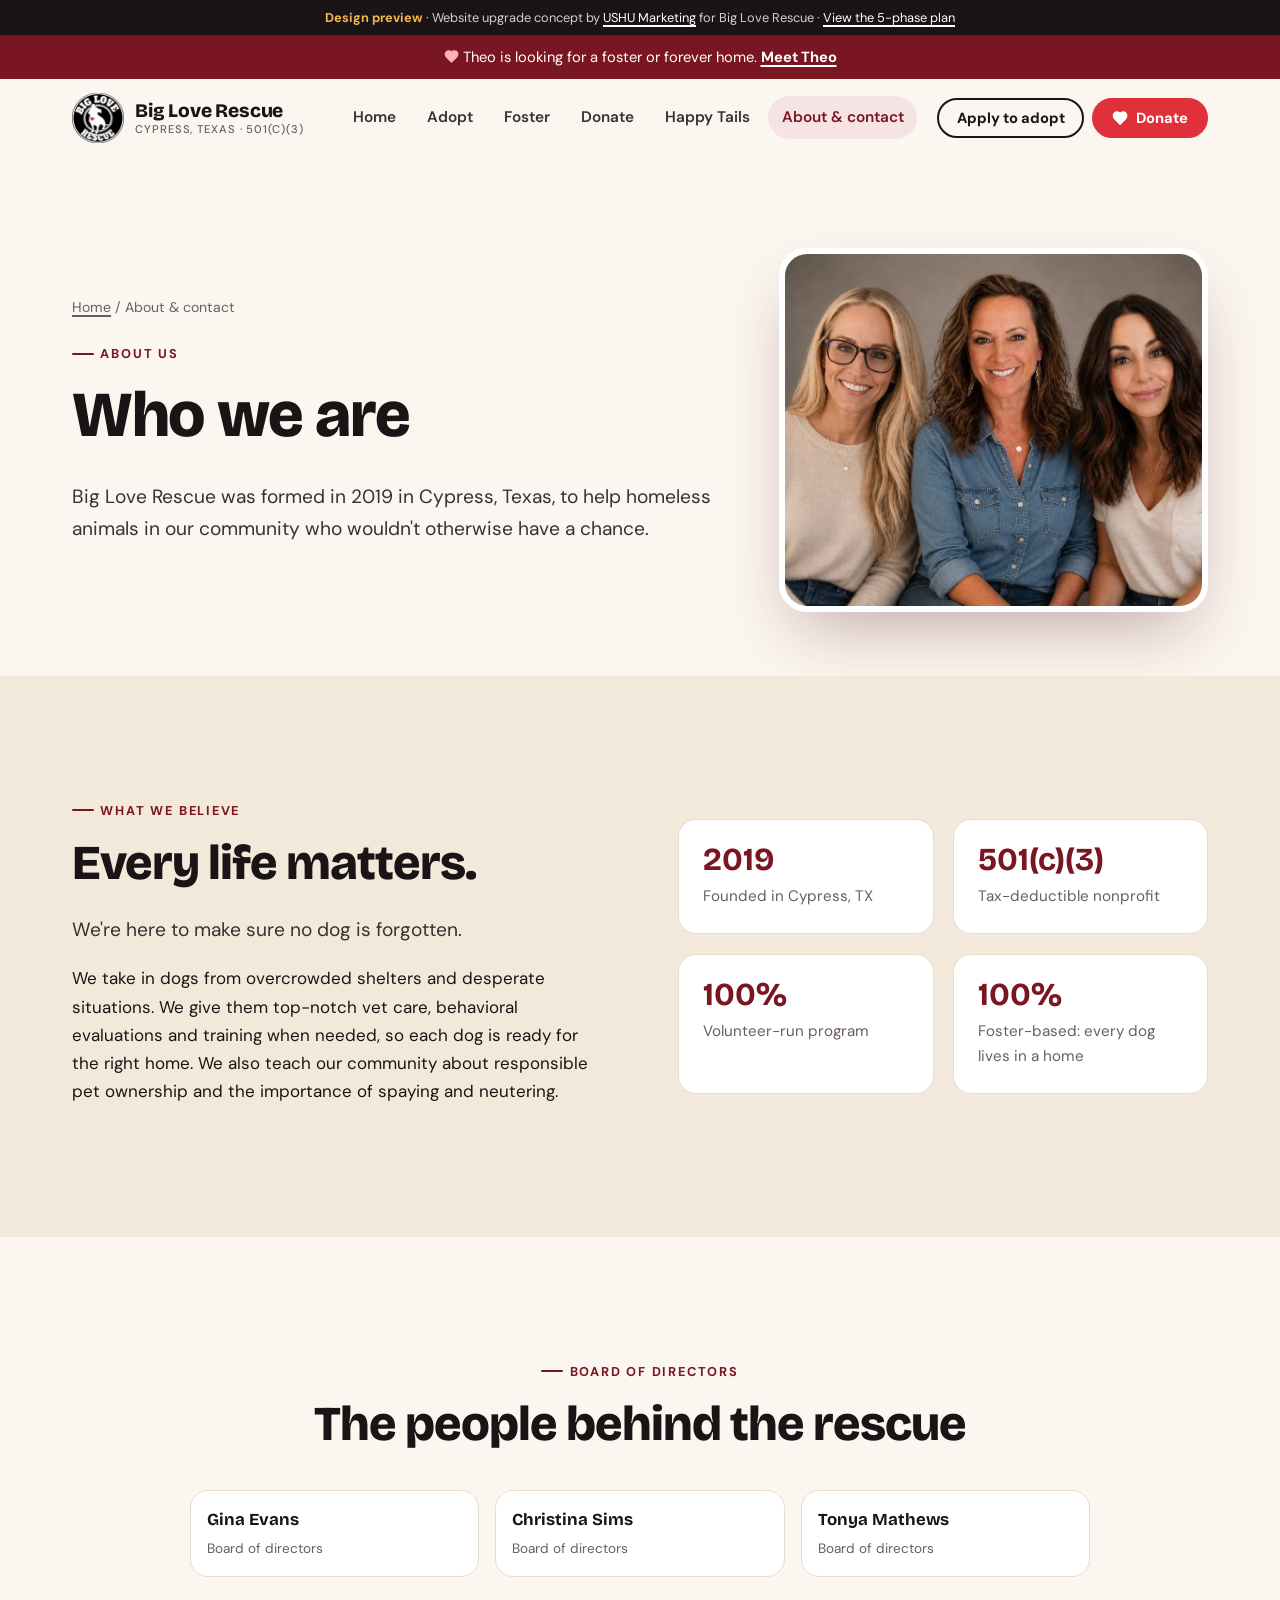
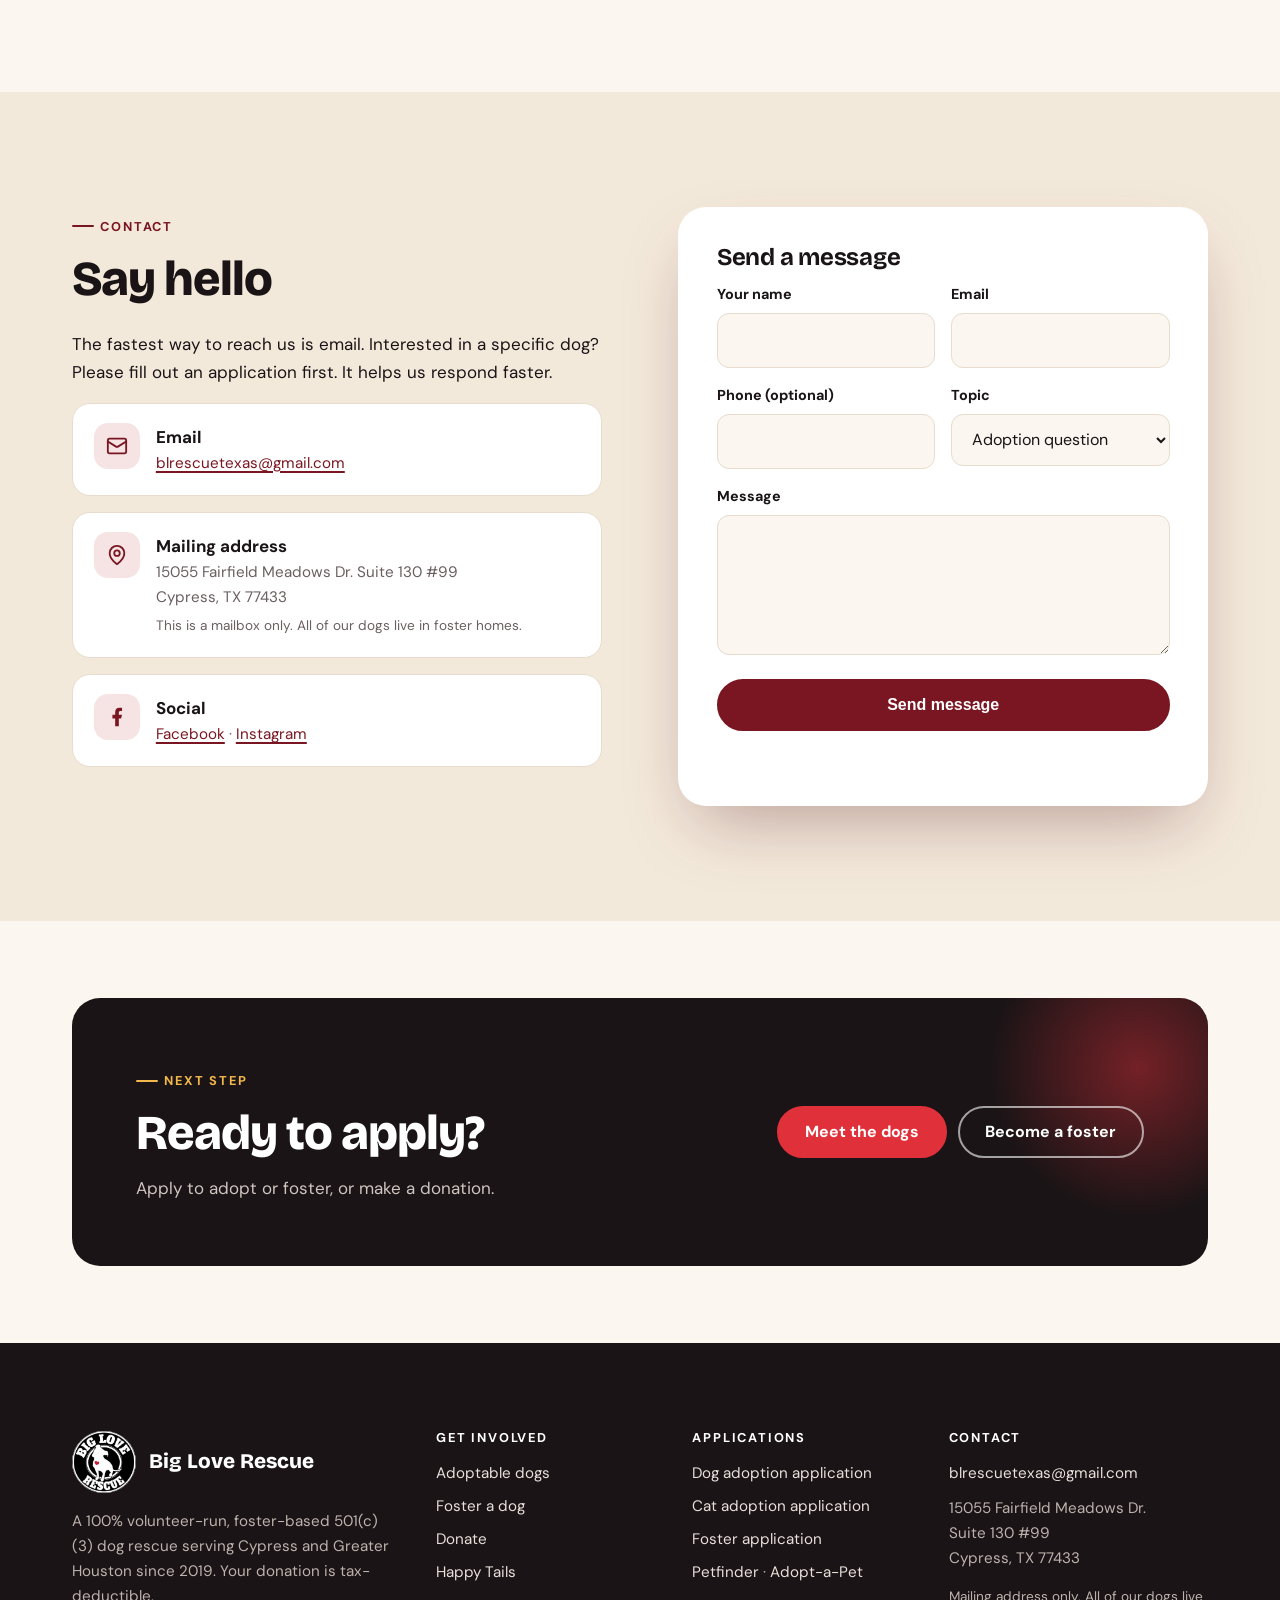
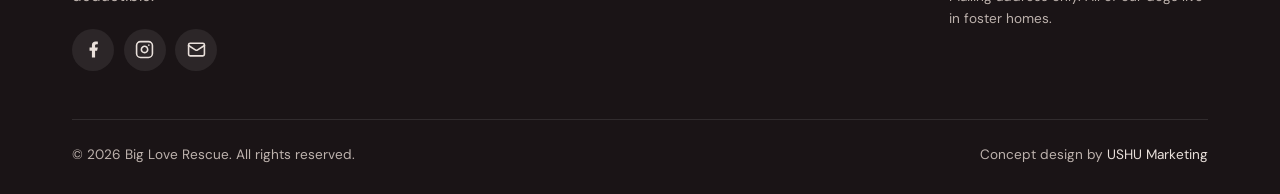
<file: big-love-rescue/about.html>
<!doctype html>
<html lang="en" class="no-js">
<head>
<meta charset="utf-8">
<meta name="viewport" content="width=device-width, initial-scale=1">
<title>About & contact | Big Love Rescue</title>
<meta name="description" content="Meet the volunteer board behind Big Love Rescue and get in touch.">
<!-- Design preview: keep out of search results so it never competes with the live site -->
<meta name="robots" content="noindex, nofollow">
<meta name="theme-color" content="#7a1621">
<meta property="og:type" content="website">
<meta property="og:title" content="About & contact | Big Love Rescue">
<meta property="og:description" content="Meet the volunteer board behind Big Love Rescue and get in touch.">
<meta property="og:image" content="assets/img/hero-dog.jpg">
<meta name="twitter:card" content="summary_large_image">
<link rel="icon" type="image/png" href="assets/img/favicon.png">
<link rel="preconnect" href="https://fonts.googleapis.com">
<link rel="preconnect" href="https://fonts.gstatic.com" crossorigin>
<link rel="stylesheet" href="https://fonts.googleapis.com/css2?family=Bricolage+Grotesque:opsz,wght@12..96,600;12..96,700;12..96,800&family=Caveat:wght@700&family=DM+Sans:ital,opsz,wght@0,9..40,400;0,9..40,500;0,9..40,600;0,9..40,700;1,9..40,400&display=swap">
<link rel="stylesheet" href="assets/css/styles.css">
<script type="application/ld+json">
{"@context":"https://schema.org","@type":"NGO","name":"Big Love Rescue","url":"https://www.bigloverescue.org/","logo":"assets/img/logo.png","email":"blrescuetexas@gmail.com","foundingDate":"2019","nonprofitStatus":"Nonprofit501c3","address":{"@type":"PostalAddress","streetAddress":"15055 Fairfield Meadows Dr. Suite 130 #99","addressLocality":"Cypress","addressRegion":"TX","postalCode":"77433","addressCountry":"US"},"sameAs":["https://www.facebook.com/bigloverescuetx","https://www.instagram.com/big_love_rescue_/","https://www.petfinder.com/member/us/tx/cypress/big-love-rescue-tx2426/"]}
</script>
</head>
<body>
<a class="sr-only" href="#main">Skip to content</a>
<div class="preview-bar"><strong>Design preview</strong> · Website upgrade concept by <a href="https://ushumarketing.com/" target="_blank" rel="noopener">USHU Marketing</a> for Big Love Rescue · <a href="proposal.html">View the 5-phase plan</a></div>
<div class="announce"><svg style="width:15px;height:15px;vertical-align:-2px;color:#ffb3b8" viewBox="0 0 24 24" fill="currentColor" stroke="currentColor" stroke-width="2" stroke-linecap="round" stroke-linejoin="round" aria-hidden="true"><path d="M19 14c1.49-1.46 3-3.21 3-5.5A5.5 5.5 0 0 0 16.5 3c-1.76 0-3 .5-4.5 2-1.5-1.5-2.74-2-4.5-2A5.5 5.5 0 0 0 2 8.5c0 2.3 1.5 4.05 3 5.5l7 7Z"/></svg> Theo is looking for a foster or forever home. <a href="adopt.html#theo">Meet Theo</a></div>
<header class="site-header">
  <nav class="container nav" aria-label="Main">
    <a class="brand" href="index.html" aria-label="Big Love Rescue home">
      <img src="assets/img/logo.png" alt="" width="52" height="50">
      <span class="brand-name">Big Love Rescue<small>Cypress, Texas · 501(c)(3)</small></span>
    </a>
    <button class="nav-toggle" aria-label="Open menu" aria-expanded="false" aria-controls="nav-menu"><span></span></button>
    <div class="nav-menu" id="nav-menu">
      <ul class="nav-links">
        <li><a href="index.html">Home</a></li>
        <li><a href="adopt.html">Adopt</a></li>
        <li><a href="foster.html">Foster</a></li>
        <li><a href="donate.html">Donate</a></li>
        <li><a href="happy-tails.html">Happy Tails</a></li>
        <li><a href="about.html" aria-current="page">About & contact</a></li>
      </ul>
      <div class="nav-cta">
        <a class="btn btn--ghost btn--sm" href="https://form.jotform.com/93073332835154" target="_blank" rel="noopener">Apply to adopt</a>
        <a class="btn btn--heart btn--sm" href="donate.html"><svg viewBox="0 0 24 24" fill="currentColor" stroke="currentColor" stroke-width="2" stroke-linecap="round" stroke-linejoin="round" aria-hidden="true"><path d="M19 14c1.49-1.46 3-3.21 3-5.5A5.5 5.5 0 0 0 16.5 3c-1.76 0-3 .5-4.5 2-1.5-1.5-2.74-2-4.5-2A5.5 5.5 0 0 0 2 8.5c0 2.3 1.5 4.05 3 5.5l7 7Z"/></svg> Donate</a>
      </div>
    </div>
  </nav>
</header>
<main id="main">

<section class="page-hero">
  <div class="container page-hero-grid">
    <div class="reveal">
      <div class="crumbs"><a href="index.html">Home</a> / About &amp; contact</div>
      <span class="eyebrow">About us</span>
      <h1>Who we are</h1>
      <p class="lede">Big Love Rescue was formed in 2019 in Cypress, Texas, to help homeless animals in our community who wouldn't otherwise have a chance.</p>
      
    </div>
    <div class="page-hero-img reveal"><img src="assets/img/team.webp" alt="Big Love Rescue founders Christina Sims, Tonya Mathews and Gina Evans" width="1100" height="900" fetchpriority="high"></div>
  </div>
</section>

<section class="section section--sand">
  <div class="container split">
    <div class="reveal">
      <span class="eyebrow">What we believe</span>
      <h2>Every life matters.</h2>
      <p class="lede">We're here to make sure no dog is forgotten.</p>
      <p>We take in dogs from overcrowded shelters and desperate situations. We give them top-notch vet care, behavioral evaluations and training when needed, so each dog is ready for the right home. We also teach our community about responsible pet ownership and the importance of spaying and neutering.</p>
    </div>
    <div class="uses reveal" style="grid-template-columns:1fr 1fr">
      <div class="use"><strong>2019</strong><p>Founded in Cypress, TX</p></div>
      <div class="use"><strong>501(c)(3)</strong><p>Tax-deductible nonprofit</p></div>
      <div class="use"><strong>100%</strong><p>Volunteer-run program</p></div>
      <div class="use"><strong>100%</strong><p>Foster-based: every dog lives in a home</p></div>
    </div>
  </div>
</section>

<section class="section">
  <div class="container">
    <div class="center reveal" style="margin-bottom:2.5rem"><span class="eyebrow">Board of directors</span><h2>The people behind the rescue</h2></div>
    <div class="team-names reveal" style="max-width:900px;margin:0 auto">
      <div><strong>Gina Evans</strong><span>Board of directors</span></div>
      <div><strong>Christina Sims</strong><span>Board of directors</span></div>
      <div><strong>Tonya Mathews</strong><span>Board of directors</span></div>
    </div>
  </div>
</section>

<section class="section section--sand" id="contact">
  <div class="container split" style="align-items:start">
    <div class="reveal">
      <span class="eyebrow">Contact</span>
      <h2>Say hello</h2>
      <p>The fastest way to reach us is email. Interested in a specific dog? Please fill out an application first. It helps us respond faster.</p>
      <div class="contact-cards">
        <div class="contact-card"><span class="ico"><svg viewBox="0 0 24 24" fill="none" stroke="currentColor" stroke-width="2" stroke-linecap="round" stroke-linejoin="round" aria-hidden="true"><rect width="20" height="16" x="2" y="4" rx="2"/><path d="m22 7-8.97 5.7a1.94 1.94 0 0 1-2.06 0L2 7"/></svg></span><div><strong>Email</strong><p><a href="mailto:blrescuetexas@gmail.com">blrescuetexas@gmail.com</a></p></div></div>
        <div class="contact-card"><span class="ico"><svg viewBox="0 0 24 24" fill="none" stroke="currentColor" stroke-width="2" stroke-linecap="round" stroke-linejoin="round" aria-hidden="true"><path d="M20 10c0 6-8 12-8 12s-8-6-8-12a8 8 0 0 1 16 0Z"/><circle cx="12" cy="10" r="3"/></svg></span><div><strong>Mailing address</strong><p>15055 Fairfield Meadows Dr. Suite 130 #99<br>Cypress, TX 77433</p><p style="font-size:.85rem;margin-top:.3rem">This is a mailbox only. All of our dogs live in foster homes.</p></div></div>
        <div class="contact-card"><span class="ico"><svg viewBox="0 0 24 24" fill="currentColor" aria-hidden="true"><path d="M14 13.5h2.5l1-4H14v-2c0-1.03 0-2 2-2h1.5V2.14c-.326-.043-1.557-.14-2.857-.14C11.928 2 10 3.657 10 6.7v2.8H7v4h3V22h4z"/></svg></span><div><strong>Social</strong><p><a href="https://www.facebook.com/bigloverescuetx" target="_blank" rel="noopener">Facebook</a> · <a href="https://www.instagram.com/big_love_rescue_/" target="_blank" rel="noopener">Instagram</a></p></div></div>
      </div>
    </div>
    <div class="donate-panel reveal">
      <h3>Send a message</h3>
      <form class="form" data-contact-form>
        <div class="form-row">
          <div class="field"><label for="name">Your name</label><input id="name" name="name" autocomplete="name" required></div>
          <div class="field"><label for="email">Email</label><input id="email" name="email" type="email" autocomplete="email" required></div>
        </div>
        <div class="form-row">
          <div class="field"><label for="phone">Phone (optional)</label><input id="phone" name="phone" type="tel" autocomplete="tel"></div>
          <div class="field"><label for="topic">Topic</label>
            <select id="topic" name="topic"><option>Adoption question</option><option>Fostering</option><option>Donations</option><option>Surrender / intake request</option><option>Other</option></select></div>
        </div>
        <div class="field"><label for="message">Message</label><textarea id="message" name="message" required></textarea></div>
        <button class="btn" type="submit">Send message</button>
        <p class="form-status" aria-live="polite"></p>
      </form>
    </div>
  </div>
</section>

<section class="section--tight">
  <div class="container">
    <div class="cta-band reveal">
      <div>
        <span class="eyebrow">Next step</span>
        <h2>Ready to apply?</h2>
        <p>Apply to adopt or foster, or make a donation.</p>
      </div>
      <div class="actions">
        <a class="btn btn--heart" href="adopt.html">Meet the dogs</a>
        <a class="btn btn--outline-light" href="foster.html">Become a foster</a>
      </div>
    </div>
  </div>
</section>
</main>
<footer class="site-footer">
  <div class="container">
    <div class="footer-grid">
      <div>
        <div class="footer-brand"><img src="assets/img/logo.png" alt="Big Love Rescue logo" width="64" height="62"><span>Big Love Rescue</span></div>
        <p>A 100% volunteer-run, foster-based 501(c)(3) dog rescue serving Cypress and Greater Houston since 2019. Your donation is tax-deductible.</p>
        <div class="socials">
          <a href="https://www.facebook.com/bigloverescuetx" target="_blank" rel="noopener" aria-label="Facebook"><svg viewBox="0 0 24 24" fill="currentColor" aria-hidden="true"><path d="M14 13.5h2.5l1-4H14v-2c0-1.03 0-2 2-2h1.5V2.14c-.326-.043-1.557-.14-2.857-.14C11.928 2 10 3.657 10 6.7v2.8H7v4h3V22h4z"/></svg></a>
          <a href="https://www.instagram.com/big_love_rescue_/" target="_blank" rel="noopener" aria-label="Instagram"><svg viewBox="0 0 24 24" fill="none" stroke="currentColor" stroke-width="2" stroke-linecap="round" stroke-linejoin="round" aria-hidden="true"><rect width="20" height="20" x="2" y="2" rx="5" ry="5"/><path d="M16 11.37A4 4 0 1 1 12.63 8 4 4 0 0 1 16 11.37z"/><line x1="17.5" x2="17.51" y1="6.5" y2="6.5"/></svg></a>
          <a href="mailto:blrescuetexas@gmail.com" aria-label="Email"><svg viewBox="0 0 24 24" fill="none" stroke="currentColor" stroke-width="2" stroke-linecap="round" stroke-linejoin="round" aria-hidden="true"><rect width="20" height="16" x="2" y="4" rx="2"/><path d="m22 7-8.97 5.7a1.94 1.94 0 0 1-2.06 0L2 7"/></svg></a>
        </div>
      </div>
      <div>
        <h4>Get involved</h4>
        <ul>
          <li><a href="adopt.html">Adoptable dogs</a></li>
          <li><a href="foster.html">Foster a dog</a></li>
          <li><a href="donate.html">Donate</a></li>
          <li><a href="happy-tails.html">Happy Tails</a></li>
        </ul>
      </div>
      <div>
        <h4>Applications</h4>
        <ul>
          <li><a href="https://form.jotform.com/93073332835154" target="_blank" rel="noopener">Dog adoption application</a></li>
          <li><a href="https://form.jotform.com/253335630909055" target="_blank" rel="noopener">Cat adoption application</a></li>
          <li><a href="https://form.jotform.com/BLR2019/big-love-rescue-foster-application" target="_blank" rel="noopener">Foster application</a></li>
          <li><a href="https://www.petfinder.com/member/us/tx/cypress/big-love-rescue-tx2426/" target="_blank" rel="noopener">Petfinder</a> · <a href="https://www.adoptapet.com/shelter/188813-big-love-rescue-cypress-texas" target="_blank" rel="noopener">Adopt-a-Pet</a></li>
        </ul>
      </div>
      <div>
        <h4>Contact</h4>
        <p style="margin-bottom:.6rem"><a href="mailto:blrescuetexas@gmail.com">blrescuetexas@gmail.com</a></p>
        <p>15055 Fairfield Meadows Dr.<br>Suite 130 #99<br>Cypress, TX 77433</p>
        <p style="font-size:.85rem">Mailing address only. All of our dogs live in foster homes.</p>
      </div>
    </div>
    <div class="footer-bottom">
      <span>© <span data-year>2026</span> Big Love Rescue. All rights reserved.</span>
      <span>Concept design by <a href="https://ushumarketing.com/" target="_blank" rel="noopener">USHU Marketing</a></span>
    </div>
  </div>
</footer>
<script src="assets/js/main.js"></script>
</body>
</html>
</file>
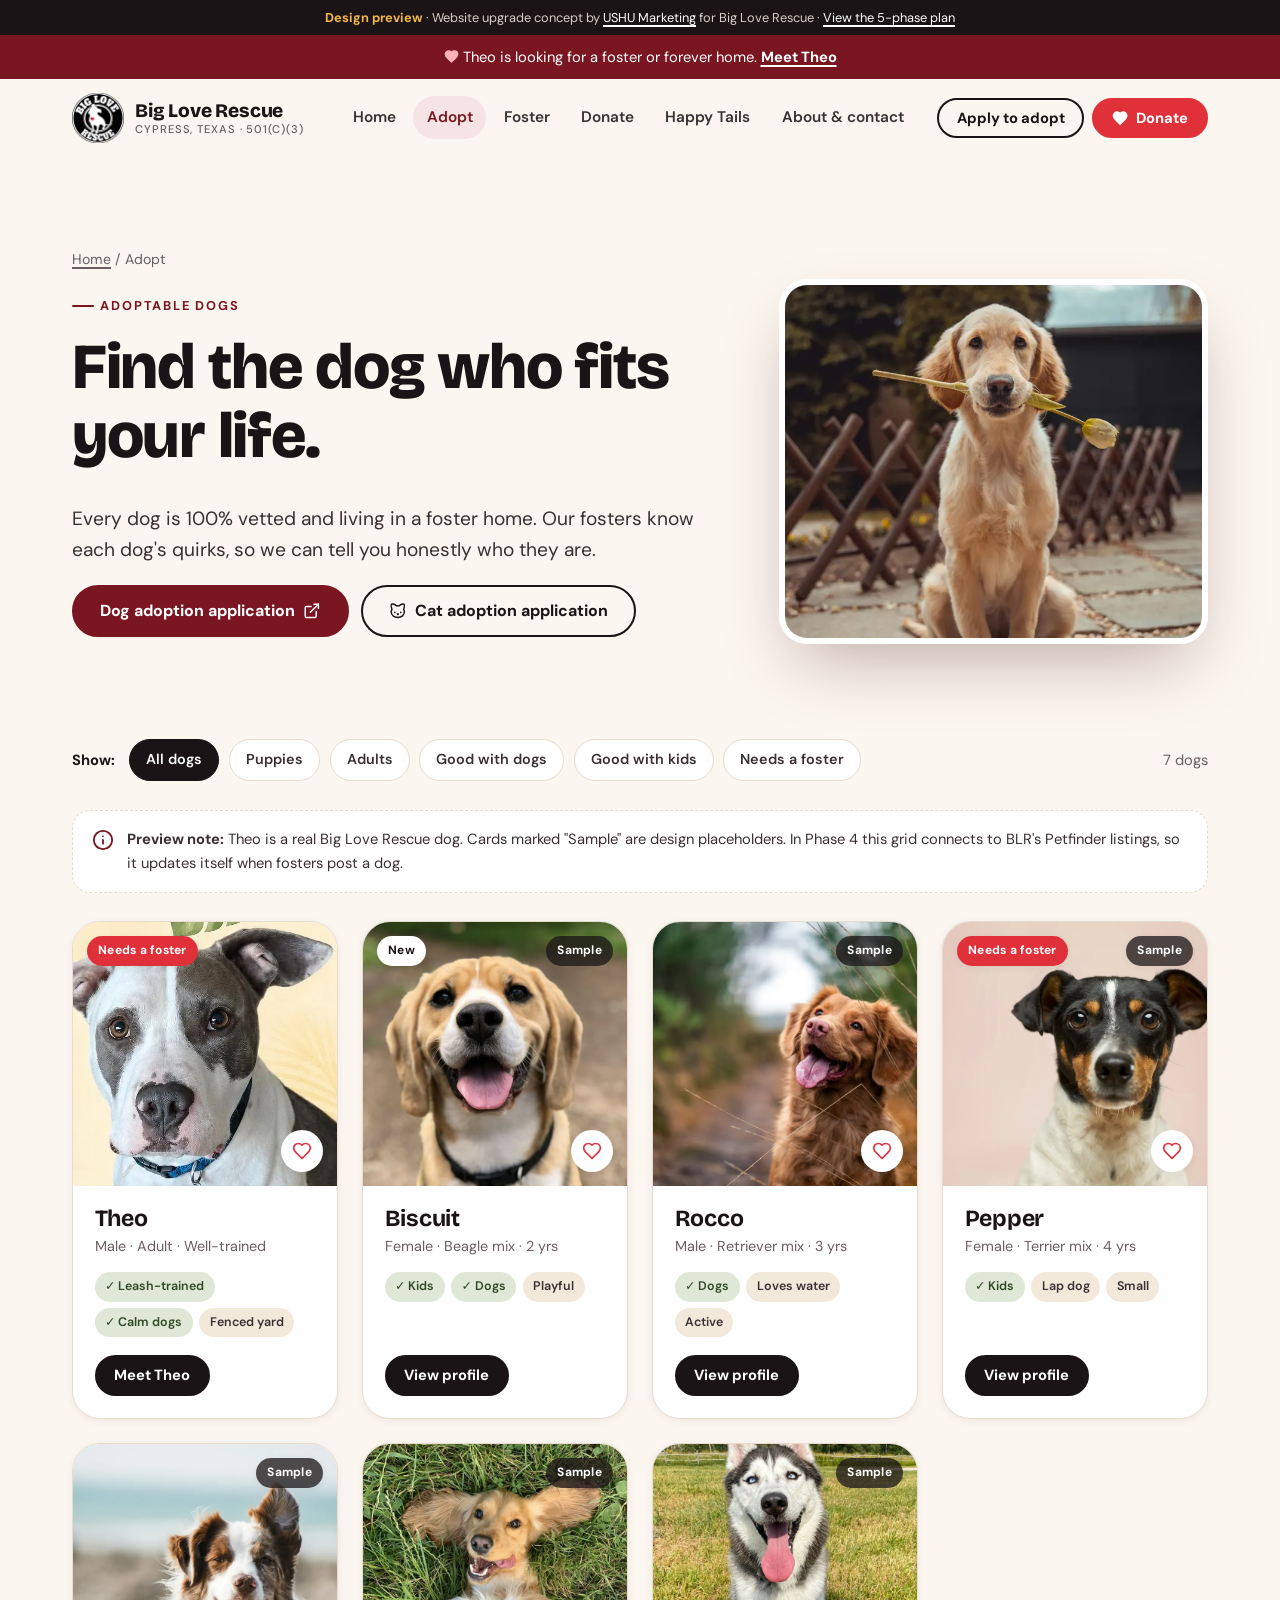
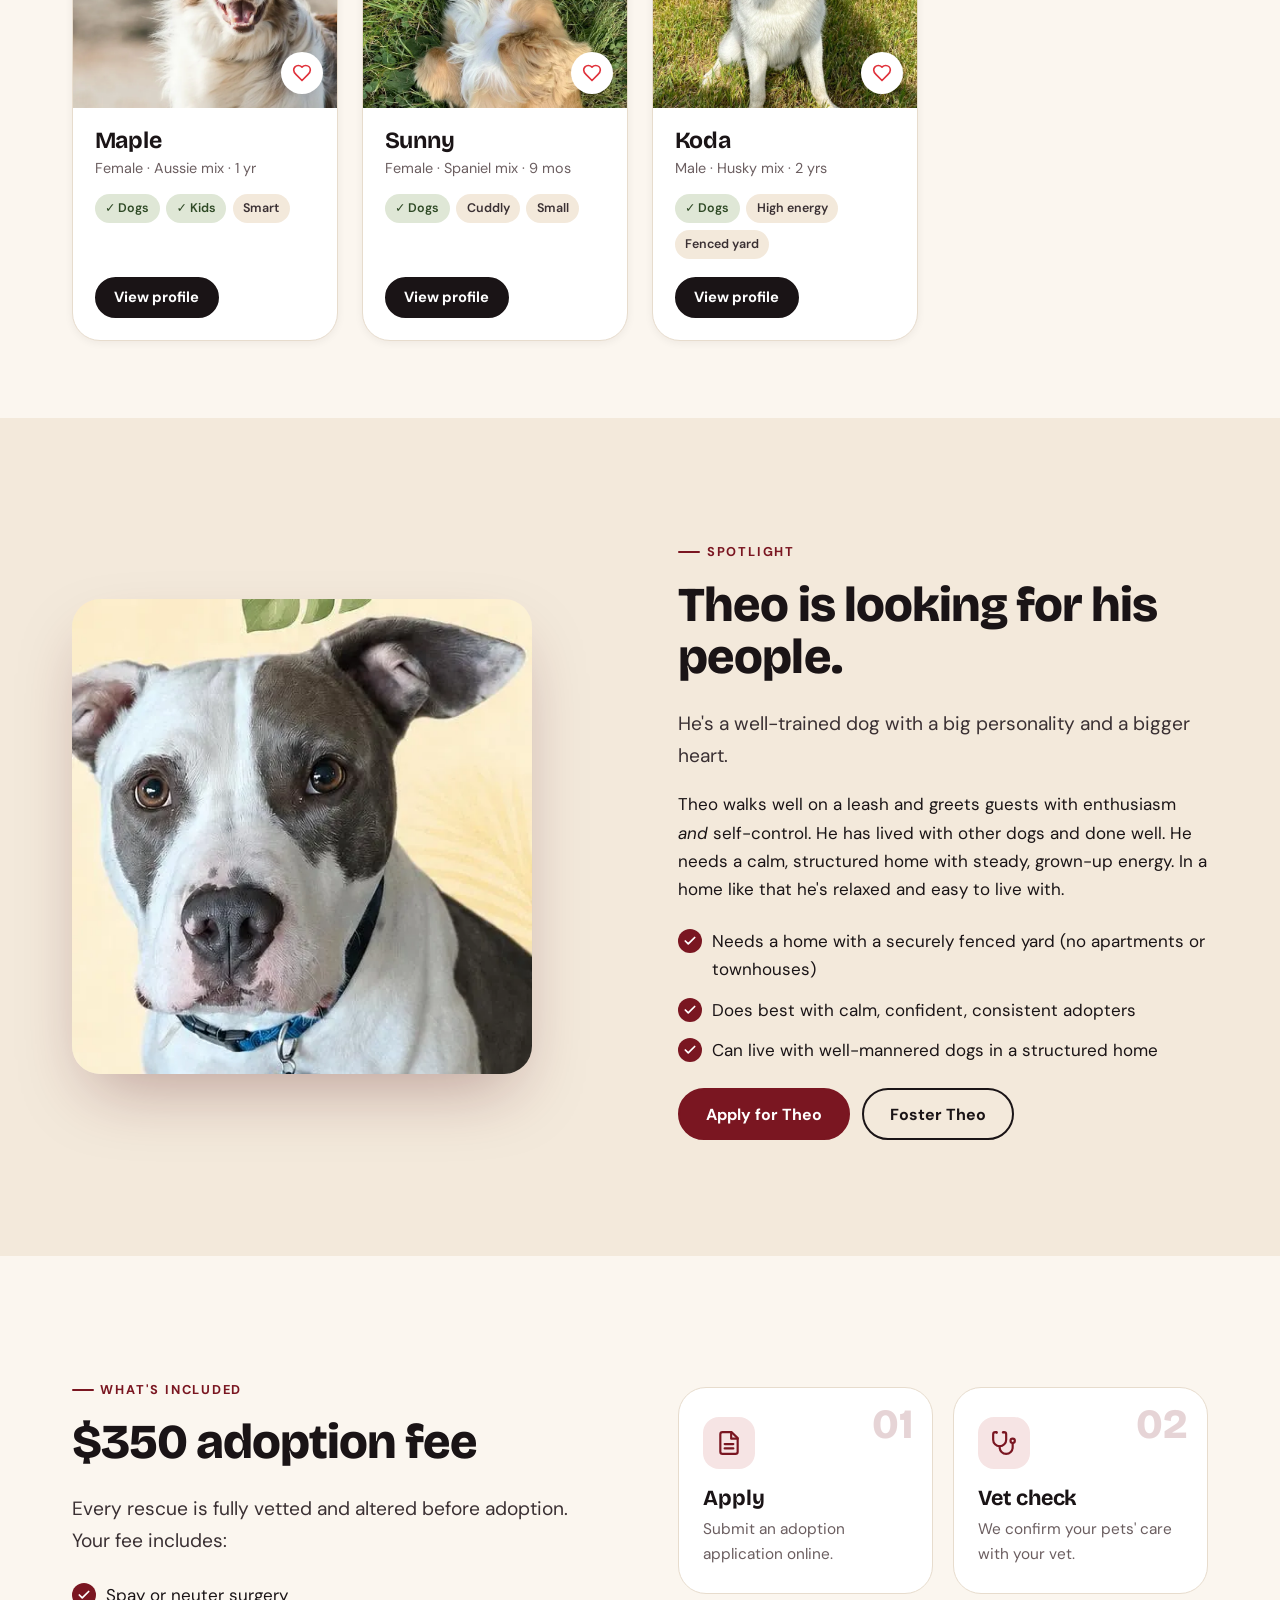
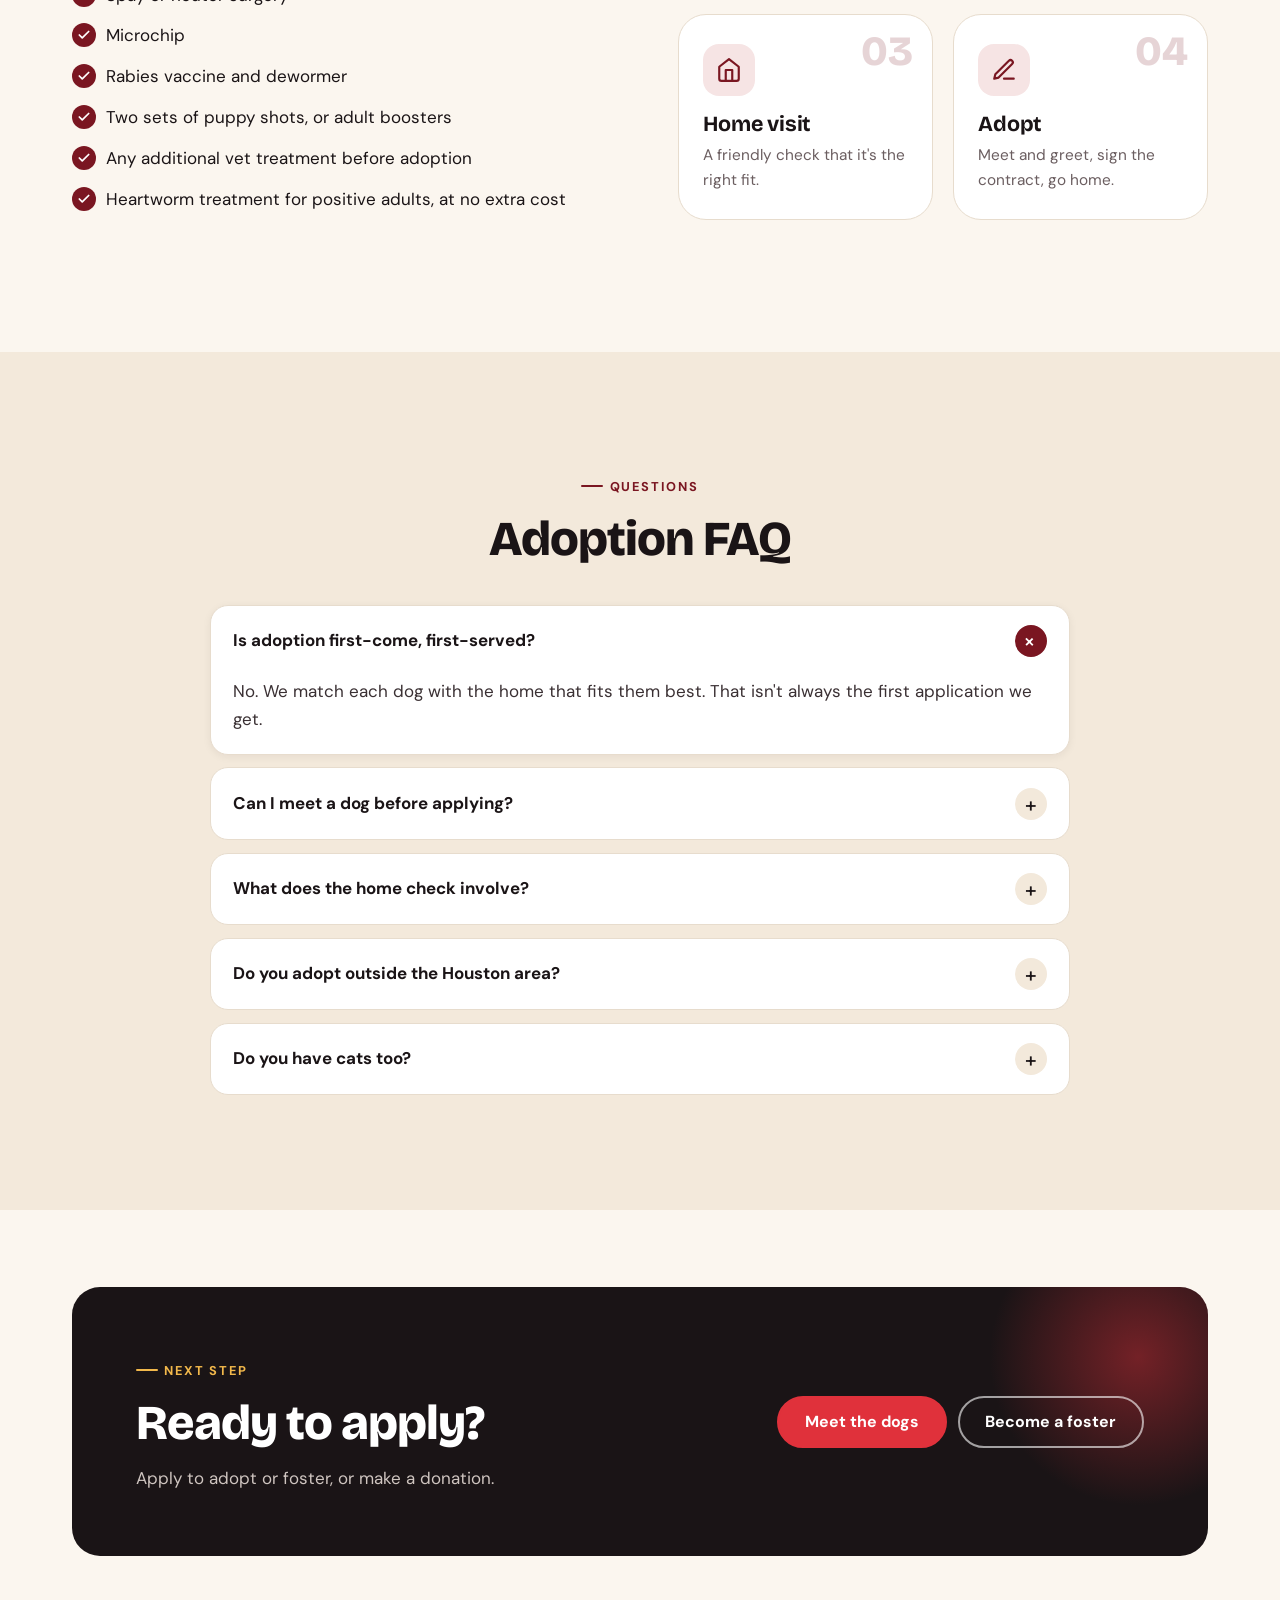
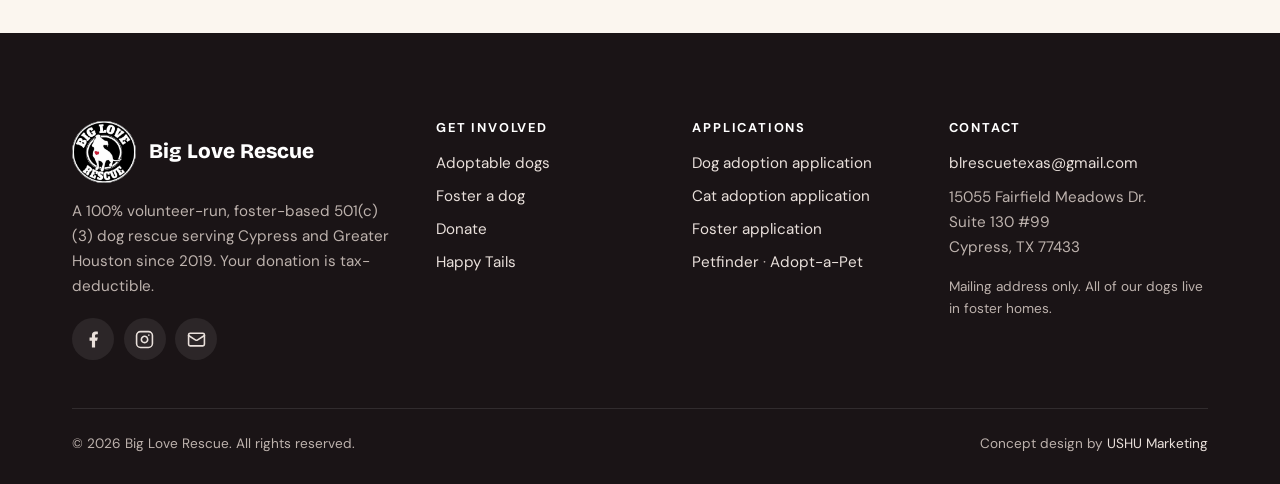
<file: big-love-rescue/adopt.html>
<!doctype html>
<html lang="en" class="no-js">
<head>
<meta charset="utf-8">
<meta name="viewport" content="width=device-width, initial-scale=1">
<title>Adopt a dog | Big Love Rescue</title>
<meta name="description" content="Meet adoptable dogs from Big Love Rescue. Every dog is fully vetted, spayed or neutered, microchipped and vaccinated. Adoption fee $350.">
<!-- Design preview: keep out of search results so it never competes with the live site -->
<meta name="robots" content="noindex, nofollow">
<meta name="theme-color" content="#7a1621">
<meta property="og:type" content="website">
<meta property="og:title" content="Adopt a dog | Big Love Rescue">
<meta property="og:description" content="Meet adoptable dogs from Big Love Rescue. Every dog is fully vetted, spayed or neutered, microchipped and vaccinated. Adoption fee $350.">
<meta property="og:image" content="assets/img/hero-dog.jpg">
<meta name="twitter:card" content="summary_large_image">
<link rel="icon" type="image/png" href="assets/img/favicon.png">
<link rel="preconnect" href="https://fonts.googleapis.com">
<link rel="preconnect" href="https://fonts.gstatic.com" crossorigin>
<link rel="stylesheet" href="https://fonts.googleapis.com/css2?family=Bricolage+Grotesque:opsz,wght@12..96,600;12..96,700;12..96,800&family=Caveat:wght@700&family=DM+Sans:ital,opsz,wght@0,9..40,400;0,9..40,500;0,9..40,600;0,9..40,700;1,9..40,400&display=swap">
<link rel="stylesheet" href="assets/css/styles.css">
<script type="application/ld+json">
{"@context":"https://schema.org","@type":"NGO","name":"Big Love Rescue","url":"https://www.bigloverescue.org/","logo":"assets/img/logo.png","email":"blrescuetexas@gmail.com","foundingDate":"2019","nonprofitStatus":"Nonprofit501c3","address":{"@type":"PostalAddress","streetAddress":"15055 Fairfield Meadows Dr. Suite 130 #99","addressLocality":"Cypress","addressRegion":"TX","postalCode":"77433","addressCountry":"US"},"sameAs":["https://www.facebook.com/bigloverescuetx","https://www.instagram.com/big_love_rescue_/","https://www.petfinder.com/member/us/tx/cypress/big-love-rescue-tx2426/"]}
</script>
</head>
<body>
<a class="sr-only" href="#main">Skip to content</a>
<div class="preview-bar"><strong>Design preview</strong> · Website upgrade concept by <a href="https://ushumarketing.com/" target="_blank" rel="noopener">USHU Marketing</a> for Big Love Rescue · <a href="proposal.html">View the 5-phase plan</a></div>
<div class="announce"><svg style="width:15px;height:15px;vertical-align:-2px;color:#ffb3b8" viewBox="0 0 24 24" fill="currentColor" stroke="currentColor" stroke-width="2" stroke-linecap="round" stroke-linejoin="round" aria-hidden="true"><path d="M19 14c1.49-1.46 3-3.21 3-5.5A5.5 5.5 0 0 0 16.5 3c-1.76 0-3 .5-4.5 2-1.5-1.5-2.74-2-4.5-2A5.5 5.5 0 0 0 2 8.5c0 2.3 1.5 4.05 3 5.5l7 7Z"/></svg> Theo is looking for a foster or forever home. <a href="adopt.html#theo">Meet Theo</a></div>
<header class="site-header">
  <nav class="container nav" aria-label="Main">
    <a class="brand" href="index.html" aria-label="Big Love Rescue home">
      <img src="assets/img/logo.png" alt="" width="52" height="50">
      <span class="brand-name">Big Love Rescue<small>Cypress, Texas · 501(c)(3)</small></span>
    </a>
    <button class="nav-toggle" aria-label="Open menu" aria-expanded="false" aria-controls="nav-menu"><span></span></button>
    <div class="nav-menu" id="nav-menu">
      <ul class="nav-links">
        <li><a href="index.html">Home</a></li>
        <li><a href="adopt.html" aria-current="page">Adopt</a></li>
        <li><a href="foster.html">Foster</a></li>
        <li><a href="donate.html">Donate</a></li>
        <li><a href="happy-tails.html">Happy Tails</a></li>
        <li><a href="about.html">About & contact</a></li>
      </ul>
      <div class="nav-cta">
        <a class="btn btn--ghost btn--sm" href="https://form.jotform.com/93073332835154" target="_blank" rel="noopener">Apply to adopt</a>
        <a class="btn btn--heart btn--sm" href="donate.html"><svg viewBox="0 0 24 24" fill="currentColor" stroke="currentColor" stroke-width="2" stroke-linecap="round" stroke-linejoin="round" aria-hidden="true"><path d="M19 14c1.49-1.46 3-3.21 3-5.5A5.5 5.5 0 0 0 16.5 3c-1.76 0-3 .5-4.5 2-1.5-1.5-2.74-2-4.5-2A5.5 5.5 0 0 0 2 8.5c0 2.3 1.5 4.05 3 5.5l7 7Z"/></svg> Donate</a>
      </div>
    </div>
  </nav>
</header>
<main id="main">

<section class="page-hero">
  <div class="container page-hero-grid">
    <div class="reveal">
      <div class="crumbs"><a href="index.html">Home</a> / Adopt</div>
      <span class="eyebrow">Adoptable dogs</span>
      <h1>Find the dog who fits your life.</h1>
      <p class="lede">Every dog is 100% vetted and living in a foster home. Our fosters know each dog's quirks, so we can tell you honestly who they are.</p>
      <div class="hero-actions"><a class="btn" href="https://form.jotform.com/93073332835154" target="_blank" rel="noopener">Dog adoption application <svg viewBox="0 0 24 24" fill="none" stroke="currentColor" stroke-width="2" stroke-linecap="round" stroke-linejoin="round" aria-hidden="true"><path d="M15 3h6v6"/><path d="M10 14 21 3"/><path d="M18 13v6a2 2 0 0 1-2 2H5a2 2 0 0 1-2-2V8a2 2 0 0 1 2-2h6"/></svg></a><a class="btn btn--ghost" href="https://form.jotform.com/253335630909055" target="_blank" rel="noopener"><svg viewBox="0 0 24 24" fill="none" stroke="currentColor" stroke-width="2" stroke-linecap="round" stroke-linejoin="round" aria-hidden="true"><path d="M12 5c.67 0 1.35.09 2 .26 1.78-2 5.03-2.84 6.42-2.26 1.4.58-.42 7-.42 7 .57 1.07 1 2.24 1 3.44C21 17.9 16.97 21 12 21s-9-3-9-7.56c0-1.25.5-2.4 1-3.44 0 0-1.89-6.42-.5-7 1.39-.58 4.72.23 6.5 2.23A9.04 9.04 0 0 1 12 5Z"/><path d="M8 14v.5"/><path d="M16 14v.5"/><path d="M11.25 16.25h1.5L12 17l-.75-.75Z"/></svg> Cat adoption application</a></div>
    </div>
    <div class="page-hero-img reveal"><img src="assets/img/dog-golden.webp" alt="A golden retriever sitting on a garden path holding a flower" width="1100" height="900" fetchpriority="high"></div>
  </div>
</section>

<section class="section--tight" style="padding-top:0">
  <div class="container">
    <div class="filters" role="group" aria-label="Filter dogs">
      <span class="label">Show:</span>
      <button class="filter-btn" data-filter="all" aria-pressed="true">All dogs</button>
      <button class="filter-btn" data-filter="puppy" aria-pressed="false">Puppies</button>
      <button class="filter-btn" data-filter="adult" aria-pressed="false">Adults</button>
      <button class="filter-btn" data-filter="dogs" aria-pressed="false">Good with dogs</button>
      <button class="filter-btn" data-filter="kids" aria-pressed="false">Good with kids</button>
      <button class="filter-btn" data-filter="foster" aria-pressed="false">Needs a foster</button>
      <span style="margin-left:auto;color:var(--muted);font-size:.92rem" data-count>7 dogs</span>
    </div>
    <div class="note-box"><svg viewBox="0 0 24 24" fill="none" stroke="currentColor" stroke-width="2" stroke-linecap="round" stroke-linejoin="round" aria-hidden="true"><circle cx="12" cy="12" r="10"/><path d="M12 16v-4"/><path d="M12 8h.01"/></svg><div><strong>Preview note:</strong> Theo is a real Big Love Rescue dog. Cards marked "Sample" are design placeholders. In Phase 4 this grid connects to BLR's Petfinder listings, so it updates itself when fosters post a dog.</div></div>
    <div class="dog-grid">
      <article class="dog-card reveal" data-tags="adult dogs foster" id="theo">
        <div class="dog-media">
          <img src="assets/img/theo.webp" alt="Theo, a gray-and-white dog, sitting and looking up" loading="lazy" width="700" height="700">
          <span class="tag tag--urgent">Needs a foster</span>
          <button class="fav" aria-pressed="false" aria-label="Save Theo to favorites"><svg viewBox="0 0 24 24" fill="none" stroke="currentColor" stroke-width="2" stroke-linecap="round" stroke-linejoin="round" aria-hidden="true"><path d="M19 14c1.49-1.46 3-3.21 3-5.5A5.5 5.5 0 0 0 16.5 3c-1.76 0-3 .5-4.5 2-1.5-1.5-2.74-2-4.5-2A5.5 5.5 0 0 0 2 8.5c0 2.3 1.5 4.05 3 5.5l7 7Z"/></svg></button>
        </div>
        <div class="dog-body">
          <h3>Theo</h3>
          <div class="dog-meta">Male · Adult · Well-trained</div>
          <div class="chips"><span class="chip chip--good">✓ Leash-trained</span><span class="chip chip--good">✓ Calm dogs</span><span class="chip">Fenced yard</span></div>
          <a class="btn btn--ink btn--sm" href="https://form.jotform.com/93073332835154" target="_blank" rel="noopener">Meet Theo</a>
        </div>
      </article>
      <article class="dog-card reveal" data-tags="adult dogs kids">
        <div class="dog-media">
          <img src="assets/img/dog-beagle.webp" alt="A smiling beagle mix outdoors" loading="lazy" width="700" height="700">
          <span class="tag">New</span><span class="tag tag--sample">Sample</span>
          <button class="fav" aria-pressed="false" aria-label="Save Biscuit to favorites"><svg viewBox="0 0 24 24" fill="none" stroke="currentColor" stroke-width="2" stroke-linecap="round" stroke-linejoin="round" aria-hidden="true"><path d="M19 14c1.49-1.46 3-3.21 3-5.5A5.5 5.5 0 0 0 16.5 3c-1.76 0-3 .5-4.5 2-1.5-1.5-2.74-2-4.5-2A5.5 5.5 0 0 0 2 8.5c0 2.3 1.5 4.05 3 5.5l7 7Z"/></svg></button>
        </div>
        <div class="dog-body">
          <h3>Biscuit</h3>
          <div class="dog-meta">Female · Beagle mix · 2 yrs</div>
          <div class="chips"><span class="chip chip--good">✓ Kids</span><span class="chip chip--good">✓ Dogs</span><span class="chip">Playful</span></div>
          <a class="btn btn--ink btn--sm" href="https://form.jotform.com/93073332835154" target="_blank" rel="noopener">View profile</a>
        </div>
      </article>
      <article class="dog-card reveal" data-tags="adult dogs">
        <div class="dog-media">
          <img src="assets/img/dog-brown.webp" alt="A brown retriever mix with a big grin" loading="lazy" width="700" height="700">
          <span class="tag tag--sample">Sample</span>
          <button class="fav" aria-pressed="false" aria-label="Save Rocco to favorites"><svg viewBox="0 0 24 24" fill="none" stroke="currentColor" stroke-width="2" stroke-linecap="round" stroke-linejoin="round" aria-hidden="true"><path d="M19 14c1.49-1.46 3-3.21 3-5.5A5.5 5.5 0 0 0 16.5 3c-1.76 0-3 .5-4.5 2-1.5-1.5-2.74-2-4.5-2A5.5 5.5 0 0 0 2 8.5c0 2.3 1.5 4.05 3 5.5l7 7Z"/></svg></button>
        </div>
        <div class="dog-body">
          <h3>Rocco</h3>
          <div class="dog-meta">Male · Retriever mix · 3 yrs</div>
          <div class="chips"><span class="chip chip--good">✓ Dogs</span><span class="chip">Loves water</span><span class="chip">Active</span></div>
          <a class="btn btn--ink btn--sm" href="https://form.jotform.com/93073332835154" target="_blank" rel="noopener">View profile</a>
        </div>
      </article>
      <article class="dog-card reveal" data-tags="adult kids foster">
        <div class="dog-media">
          <img src="assets/img/dog-terrier.webp" alt="A tri-color terrier mix looking at the camera" loading="lazy" width="700" height="700">
          <span class="tag tag--urgent">Needs a foster</span><span class="tag tag--sample">Sample</span>
          <button class="fav" aria-pressed="false" aria-label="Save Pepper to favorites"><svg viewBox="0 0 24 24" fill="none" stroke="currentColor" stroke-width="2" stroke-linecap="round" stroke-linejoin="round" aria-hidden="true"><path d="M19 14c1.49-1.46 3-3.21 3-5.5A5.5 5.5 0 0 0 16.5 3c-1.76 0-3 .5-4.5 2-1.5-1.5-2.74-2-4.5-2A5.5 5.5 0 0 0 2 8.5c0 2.3 1.5 4.05 3 5.5l7 7Z"/></svg></button>
        </div>
        <div class="dog-body">
          <h3>Pepper</h3>
          <div class="dog-meta">Female · Terrier mix · 4 yrs</div>
          <div class="chips"><span class="chip chip--good">✓ Kids</span><span class="chip">Lap dog</span><span class="chip">Small</span></div>
          <a class="btn btn--ink btn--sm" href="https://form.jotform.com/93073332835154" target="_blank" rel="noopener">View profile</a>
        </div>
      </article>
      <article class="dog-card reveal" data-tags="puppy dogs kids">
        <div class="dog-media">
          <img src="assets/img/dog-aussie.webp" alt="An Australian shepherd mix smiling on a beach" loading="lazy" width="700" height="700">
          <span class="tag tag--sample">Sample</span>
          <button class="fav" aria-pressed="false" aria-label="Save Maple to favorites"><svg viewBox="0 0 24 24" fill="none" stroke="currentColor" stroke-width="2" stroke-linecap="round" stroke-linejoin="round" aria-hidden="true"><path d="M19 14c1.49-1.46 3-3.21 3-5.5A5.5 5.5 0 0 0 16.5 3c-1.76 0-3 .5-4.5 2-1.5-1.5-2.74-2-4.5-2A5.5 5.5 0 0 0 2 8.5c0 2.3 1.5 4.05 3 5.5l7 7Z"/></svg></button>
        </div>
        <div class="dog-body">
          <h3>Maple</h3>
          <div class="dog-meta">Female · Aussie mix · 1 yr</div>
          <div class="chips"><span class="chip chip--good">✓ Dogs</span><span class="chip chip--good">✓ Kids</span><span class="chip">Smart</span></div>
          <a class="btn btn--ink btn--sm" href="https://form.jotform.com/93073332835154" target="_blank" rel="noopener">View profile</a>
        </div>
      </article>
      <article class="dog-card reveal" data-tags="puppy dogs">
        <div class="dog-media">
          <img src="assets/img/dog-grass.webp" alt="A fluffy puppy rolling happily in the grass" loading="lazy" width="700" height="700">
          <span class="tag tag--sample">Sample</span>
          <button class="fav" aria-pressed="false" aria-label="Save Sunny to favorites"><svg viewBox="0 0 24 24" fill="none" stroke="currentColor" stroke-width="2" stroke-linecap="round" stroke-linejoin="round" aria-hidden="true"><path d="M19 14c1.49-1.46 3-3.21 3-5.5A5.5 5.5 0 0 0 16.5 3c-1.76 0-3 .5-4.5 2-1.5-1.5-2.74-2-4.5-2A5.5 5.5 0 0 0 2 8.5c0 2.3 1.5 4.05 3 5.5l7 7Z"/></svg></button>
        </div>
        <div class="dog-body">
          <h3>Sunny</h3>
          <div class="dog-meta">Female · Spaniel mix · 9 mos</div>
          <div class="chips"><span class="chip chip--good">✓ Dogs</span><span class="chip">Cuddly</span><span class="chip">Small</span></div>
          <a class="btn btn--ink btn--sm" href="https://form.jotform.com/93073332835154" target="_blank" rel="noopener">View profile</a>
        </div>
      </article>
      <article class="dog-card reveal" data-tags="adult dogs">
        <div class="dog-media">
          <img src="assets/img/dog-husky.webp" alt="A husky mix sitting in a park with his tongue out" loading="lazy" width="700" height="700">
          <span class="tag tag--sample">Sample</span>
          <button class="fav" aria-pressed="false" aria-label="Save Koda to favorites"><svg viewBox="0 0 24 24" fill="none" stroke="currentColor" stroke-width="2" stroke-linecap="round" stroke-linejoin="round" aria-hidden="true"><path d="M19 14c1.49-1.46 3-3.21 3-5.5A5.5 5.5 0 0 0 16.5 3c-1.76 0-3 .5-4.5 2-1.5-1.5-2.74-2-4.5-2A5.5 5.5 0 0 0 2 8.5c0 2.3 1.5 4.05 3 5.5l7 7Z"/></svg></button>
        </div>
        <div class="dog-body">
          <h3>Koda</h3>
          <div class="dog-meta">Male · Husky mix · 2 yrs</div>
          <div class="chips"><span class="chip chip--good">✓ Dogs</span><span class="chip">High energy</span><span class="chip">Fenced yard</span></div>
          <a class="btn btn--ink btn--sm" href="https://form.jotform.com/93073332835154" target="_blank" rel="noopener">View profile</a>
        </div>
      </article>
    </div>
  </div>
</section>

<section class="section section--sand" id="theo-story">
  <div class="container split">
    <div class="reveal">
      <div class="team-photo" style="max-width:460px"><img src="assets/img/theo.webp" alt="Theo sitting and looking up" loading="lazy" width="504" height="520"></div>
    </div>
    <div class="reveal">
      <span class="eyebrow">Spotlight</span>
      <h2>Theo is looking for his people.</h2>
      <p class="lede">He's a well-trained dog with a big personality and a bigger heart.</p>
      <p>Theo walks well on a leash and greets guests with enthusiasm <em>and</em> self-control. He has lived with other dogs and done well. He needs a calm, structured home with steady, grown-up energy. In a home like that he's relaxed and easy to live with.</p>
      <ul class="checks">
        <li>Needs a home with a securely fenced yard (no apartments or townhouses)</li>
        <li>Does best with calm, confident, consistent adopters</li>
        <li>Can live with well-mannered dogs in a structured home</li>
      </ul>
      <div class="hero-actions" style="margin:0">
        <a class="btn" href="https://form.jotform.com/93073332835154" target="_blank" rel="noopener">Apply for Theo</a>
        <a class="btn btn--ghost" href="foster.html">Foster Theo</a>
      </div>
    </div>
  </div>
</section>

<section class="section">
  <div class="container split">
    <div class="reveal">
      <span class="eyebrow">What's included</span>
      <h2>$350 adoption fee</h2>
      <p class="lede">Every rescue is fully vetted and altered before adoption. Your fee includes:</p>
      <ul class="checks">
        <li>Spay or neuter surgery</li>
        <li>Microchip</li>
        <li>Rabies vaccine and dewormer</li>
        <li>Two sets of puppy shots, or adult boosters</li>
        <li>Any additional vet treatment before adoption</li>
        <li>Heartworm treatment for positive adults, at no extra cost</li>
      </ul>
    </div>
    <div class="reveal">
      <ol class="steps steps--2">
        <li class="step"><div class="ico"><svg viewBox="0 0 24 24" fill="none" stroke="currentColor" stroke-width="2" stroke-linecap="round" stroke-linejoin="round" aria-hidden="true"><path d="M14.5 2H6a2 2 0 0 0-2 2v16a2 2 0 0 0 2 2h12a2 2 0 0 0 2-2V7.5L14.5 2z"/><polyline points="14 2 14 8 20 8"/><line x1="16" y1="13" x2="8" y2="13"/><line x1="16" y1="17" x2="8" y2="17"/></svg></div><h3>Apply</h3><p>Submit an adoption application online.</p></li>
        <li class="step"><div class="ico"><svg viewBox="0 0 24 24" fill="none" stroke="currentColor" stroke-width="2" stroke-linecap="round" stroke-linejoin="round" aria-hidden="true"><path d="M4.8 2.3A.3.3 0 1 0 5 2H4a2 2 0 0 0-2 2v5a6 6 0 0 0 6 6 6 6 0 0 0 6-6V4a2 2 0 0 0-2-2h-1a.2.2 0 1 0 .3.3"/><path d="M8 15v1a6 6 0 0 0 6 6 6 6 0 0 0 6-6v-4"/><circle cx="20" cy="10" r="2"/></svg></div><h3>Vet check</h3><p>We confirm your pets' care with your vet.</p></li>
        <li class="step"><div class="ico"><svg viewBox="0 0 24 24" fill="none" stroke="currentColor" stroke-width="2" stroke-linecap="round" stroke-linejoin="round" aria-hidden="true"><path d="m3 9 9-7 9 7v11a2 2 0 0 1-2 2H5a2 2 0 0 1-2-2z"/><polyline points="9 22 9 12 15 12 15 22"/></svg></div><h3>Home visit</h3><p>A friendly check that it's the right fit.</p></li>
        <li class="step"><div class="ico"><svg viewBox="0 0 24 24" fill="none" stroke="currentColor" stroke-width="2" stroke-linecap="round" stroke-linejoin="round" aria-hidden="true"><path d="M12 20h9"/><path d="M16.5 3.5a2.12 2.12 0 0 1 3 3L7 19l-4 1 1-4Z"/></svg></div><h3>Adopt</h3><p>Meet and greet, sign the contract, go home.</p></li>
      </ol>
    </div>
  </div>
</section>

<section class="section section--sand">
  <div class="container">
    <div class="center reveal" style="margin-bottom:2.5rem">
      <span class="eyebrow">Questions</span>
      <h2>Adoption FAQ</h2>
    </div>
    <div class="faq reveal">
      <details open><summary>Is adoption first-come, first-served?</summary><div>No. We match each dog with the home that fits them best. That isn't always the first application we get.</div></details>
      <details><summary>Can I meet a dog before applying?</summary><div>You need an approved application before we can set up a meet and greet. Our dogs live in foster homes, so this protects both the dogs and our volunteer families.</div></details>
      <details><summary>What does the home check involve?</summary><div>A short visit to see where the dog will live: fencing, space and any other pets.</div></details>
      <details><summary>Do you adopt outside the Houston area?</summary><div>Sometimes. If you live outside Greater Houston, email us before you apply.</div></details>
      <details><summary>Do you have cats too?</summary><div>Occasionally, yes. Use our <a href="https://form.jotform.com/253335630909055" target="_blank" rel="noopener">cat/kitten adoption application</a>.</div></details>
    </div>
  </div>
</section>

<section class="section--tight">
  <div class="container">
    <div class="cta-band reveal">
      <div>
        <span class="eyebrow">Next step</span>
        <h2>Ready to apply?</h2>
        <p>Apply to adopt or foster, or make a donation.</p>
      </div>
      <div class="actions">
        <a class="btn btn--heart" href="adopt.html">Meet the dogs</a>
        <a class="btn btn--outline-light" href="foster.html">Become a foster</a>
      </div>
    </div>
  </div>
</section>
</main>
<footer class="site-footer">
  <div class="container">
    <div class="footer-grid">
      <div>
        <div class="footer-brand"><img src="assets/img/logo.png" alt="Big Love Rescue logo" width="64" height="62"><span>Big Love Rescue</span></div>
        <p>A 100% volunteer-run, foster-based 501(c)(3) dog rescue serving Cypress and Greater Houston since 2019. Your donation is tax-deductible.</p>
        <div class="socials">
          <a href="https://www.facebook.com/bigloverescuetx" target="_blank" rel="noopener" aria-label="Facebook"><svg viewBox="0 0 24 24" fill="currentColor" aria-hidden="true"><path d="M14 13.5h2.5l1-4H14v-2c0-1.03 0-2 2-2h1.5V2.14c-.326-.043-1.557-.14-2.857-.14C11.928 2 10 3.657 10 6.7v2.8H7v4h3V22h4z"/></svg></a>
          <a href="https://www.instagram.com/big_love_rescue_/" target="_blank" rel="noopener" aria-label="Instagram"><svg viewBox="0 0 24 24" fill="none" stroke="currentColor" stroke-width="2" stroke-linecap="round" stroke-linejoin="round" aria-hidden="true"><rect width="20" height="20" x="2" y="2" rx="5" ry="5"/><path d="M16 11.37A4 4 0 1 1 12.63 8 4 4 0 0 1 16 11.37z"/><line x1="17.5" x2="17.51" y1="6.5" y2="6.5"/></svg></a>
          <a href="mailto:blrescuetexas@gmail.com" aria-label="Email"><svg viewBox="0 0 24 24" fill="none" stroke="currentColor" stroke-width="2" stroke-linecap="round" stroke-linejoin="round" aria-hidden="true"><rect width="20" height="16" x="2" y="4" rx="2"/><path d="m22 7-8.97 5.7a1.94 1.94 0 0 1-2.06 0L2 7"/></svg></a>
        </div>
      </div>
      <div>
        <h4>Get involved</h4>
        <ul>
          <li><a href="adopt.html">Adoptable dogs</a></li>
          <li><a href="foster.html">Foster a dog</a></li>
          <li><a href="donate.html">Donate</a></li>
          <li><a href="happy-tails.html">Happy Tails</a></li>
        </ul>
      </div>
      <div>
        <h4>Applications</h4>
        <ul>
          <li><a href="https://form.jotform.com/93073332835154" target="_blank" rel="noopener">Dog adoption application</a></li>
          <li><a href="https://form.jotform.com/253335630909055" target="_blank" rel="noopener">Cat adoption application</a></li>
          <li><a href="https://form.jotform.com/BLR2019/big-love-rescue-foster-application" target="_blank" rel="noopener">Foster application</a></li>
          <li><a href="https://www.petfinder.com/member/us/tx/cypress/big-love-rescue-tx2426/" target="_blank" rel="noopener">Petfinder</a> · <a href="https://www.adoptapet.com/shelter/188813-big-love-rescue-cypress-texas" target="_blank" rel="noopener">Adopt-a-Pet</a></li>
        </ul>
      </div>
      <div>
        <h4>Contact</h4>
        <p style="margin-bottom:.6rem"><a href="mailto:blrescuetexas@gmail.com">blrescuetexas@gmail.com</a></p>
        <p>15055 Fairfield Meadows Dr.<br>Suite 130 #99<br>Cypress, TX 77433</p>
        <p style="font-size:.85rem">Mailing address only. All of our dogs live in foster homes.</p>
      </div>
    </div>
    <div class="footer-bottom">
      <span>© <span data-year>2026</span> Big Love Rescue. All rights reserved.</span>
      <span>Concept design by <a href="https://ushumarketing.com/" target="_blank" rel="noopener">USHU Marketing</a></span>
    </div>
  </div>
</footer>
<script src="assets/js/main.js"></script>
</body>
</html>
</file>
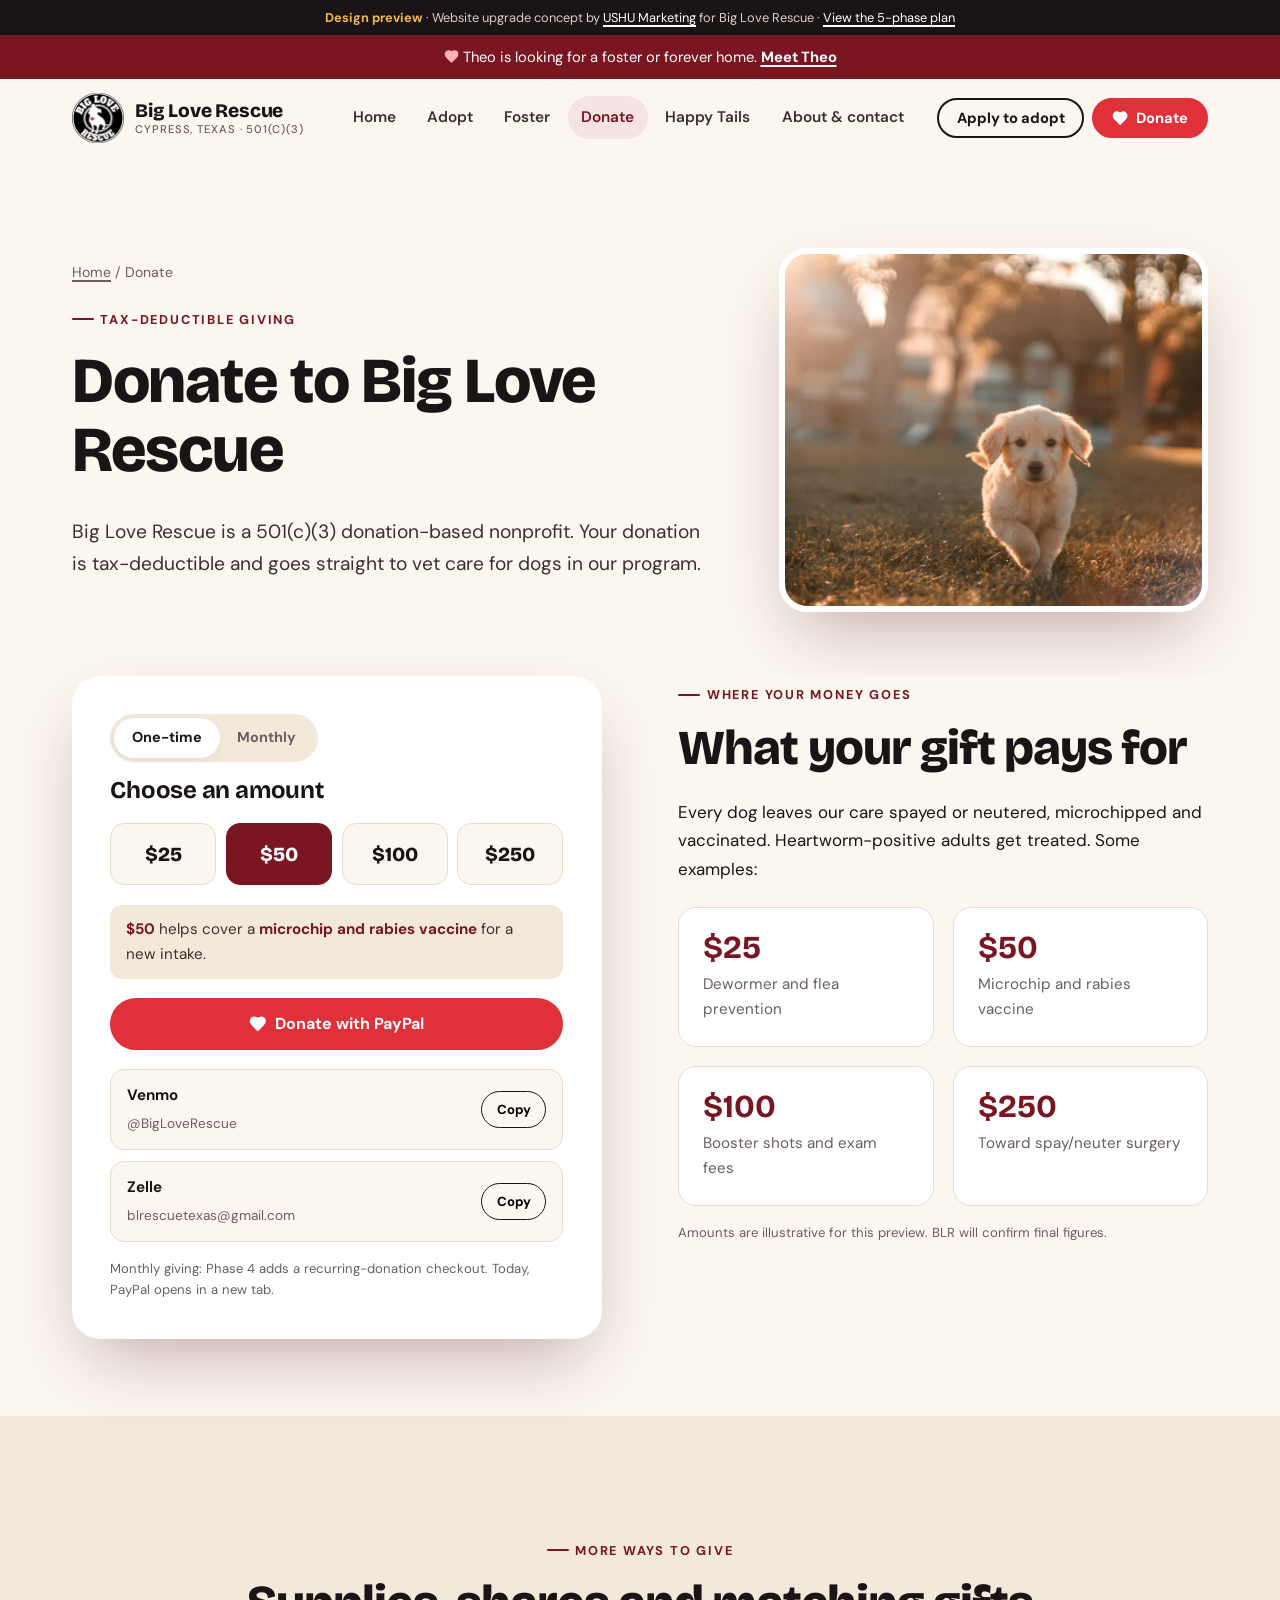
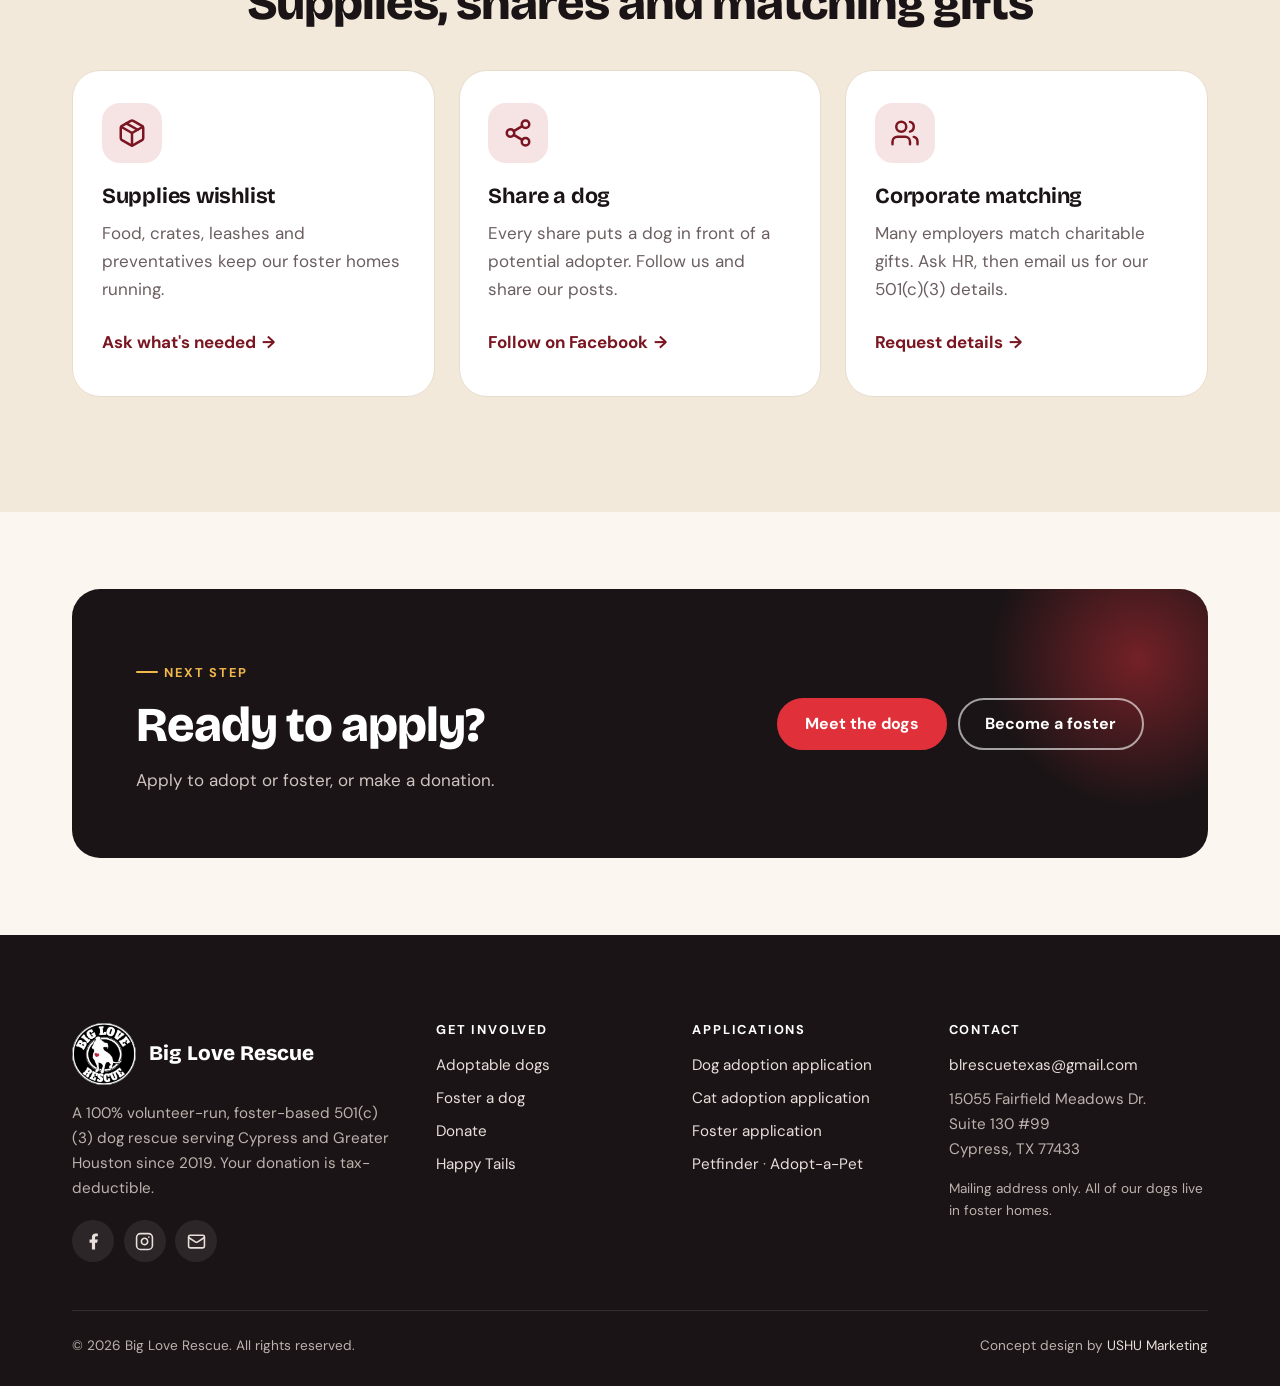
<file: big-love-rescue/donate.html>
<!doctype html>
<html lang="en" class="no-js">
<head>
<meta charset="utf-8">
<meta name="viewport" content="width=device-width, initial-scale=1">
<title>Donate | Big Love Rescue</title>
<meta name="description" content="Support Big Love Rescue with a tax-deductible donation by PayPal, Venmo or Zelle.">
<!-- Design preview: keep out of search results so it never competes with the live site -->
<meta name="robots" content="noindex, nofollow">
<meta name="theme-color" content="#7a1621">
<meta property="og:type" content="website">
<meta property="og:title" content="Donate | Big Love Rescue">
<meta property="og:description" content="Support Big Love Rescue with a tax-deductible donation by PayPal, Venmo or Zelle.">
<meta property="og:image" content="assets/img/hero-dog.jpg">
<meta name="twitter:card" content="summary_large_image">
<link rel="icon" type="image/png" href="assets/img/favicon.png">
<link rel="preconnect" href="https://fonts.googleapis.com">
<link rel="preconnect" href="https://fonts.gstatic.com" crossorigin>
<link rel="stylesheet" href="https://fonts.googleapis.com/css2?family=Bricolage+Grotesque:opsz,wght@12..96,600;12..96,700;12..96,800&family=Caveat:wght@700&family=DM+Sans:ital,opsz,wght@0,9..40,400;0,9..40,500;0,9..40,600;0,9..40,700;1,9..40,400&display=swap">
<link rel="stylesheet" href="assets/css/styles.css">
<script type="application/ld+json">
{"@context":"https://schema.org","@type":"NGO","name":"Big Love Rescue","url":"https://www.bigloverescue.org/","logo":"assets/img/logo.png","email":"blrescuetexas@gmail.com","foundingDate":"2019","nonprofitStatus":"Nonprofit501c3","address":{"@type":"PostalAddress","streetAddress":"15055 Fairfield Meadows Dr. Suite 130 #99","addressLocality":"Cypress","addressRegion":"TX","postalCode":"77433","addressCountry":"US"},"sameAs":["https://www.facebook.com/bigloverescuetx","https://www.instagram.com/big_love_rescue_/","https://www.petfinder.com/member/us/tx/cypress/big-love-rescue-tx2426/"]}
</script>
</head>
<body>
<a class="sr-only" href="#main">Skip to content</a>
<div class="preview-bar"><strong>Design preview</strong> · Website upgrade concept by <a href="https://ushumarketing.com/" target="_blank" rel="noopener">USHU Marketing</a> for Big Love Rescue · <a href="proposal.html">View the 5-phase plan</a></div>
<div class="announce"><svg style="width:15px;height:15px;vertical-align:-2px;color:#ffb3b8" viewBox="0 0 24 24" fill="currentColor" stroke="currentColor" stroke-width="2" stroke-linecap="round" stroke-linejoin="round" aria-hidden="true"><path d="M19 14c1.49-1.46 3-3.21 3-5.5A5.5 5.5 0 0 0 16.5 3c-1.76 0-3 .5-4.5 2-1.5-1.5-2.74-2-4.5-2A5.5 5.5 0 0 0 2 8.5c0 2.3 1.5 4.05 3 5.5l7 7Z"/></svg> Theo is looking for a foster or forever home. <a href="adopt.html#theo">Meet Theo</a></div>
<header class="site-header">
  <nav class="container nav" aria-label="Main">
    <a class="brand" href="index.html" aria-label="Big Love Rescue home">
      <img src="assets/img/logo.png" alt="" width="52" height="50">
      <span class="brand-name">Big Love Rescue<small>Cypress, Texas · 501(c)(3)</small></span>
    </a>
    <button class="nav-toggle" aria-label="Open menu" aria-expanded="false" aria-controls="nav-menu"><span></span></button>
    <div class="nav-menu" id="nav-menu">
      <ul class="nav-links">
        <li><a href="index.html">Home</a></li>
        <li><a href="adopt.html">Adopt</a></li>
        <li><a href="foster.html">Foster</a></li>
        <li><a href="donate.html" aria-current="page">Donate</a></li>
        <li><a href="happy-tails.html">Happy Tails</a></li>
        <li><a href="about.html">About & contact</a></li>
      </ul>
      <div class="nav-cta">
        <a class="btn btn--ghost btn--sm" href="https://form.jotform.com/93073332835154" target="_blank" rel="noopener">Apply to adopt</a>
        <a class="btn btn--heart btn--sm" href="donate.html"><svg viewBox="0 0 24 24" fill="currentColor" stroke="currentColor" stroke-width="2" stroke-linecap="round" stroke-linejoin="round" aria-hidden="true"><path d="M19 14c1.49-1.46 3-3.21 3-5.5A5.5 5.5 0 0 0 16.5 3c-1.76 0-3 .5-4.5 2-1.5-1.5-2.74-2-4.5-2A5.5 5.5 0 0 0 2 8.5c0 2.3 1.5 4.05 3 5.5l7 7Z"/></svg> Donate</a>
      </div>
    </div>
  </nav>
</header>
<main id="main">

<section class="page-hero">
  <div class="container page-hero-grid">
    <div class="reveal">
      <div class="crumbs"><a href="index.html">Home</a> / Donate</div>
      <span class="eyebrow">Tax-deductible giving</span>
      <h1>Donate to Big Love Rescue</h1>
      <p class="lede">Big Love Rescue is a 501(c)(3) donation-based nonprofit. Your donation is tax-deductible and goes straight to vet care for dogs in our program.</p>
      
    </div>
    <div class="page-hero-img reveal"><img src="assets/img/golden-pup.webp" alt="A golden puppy running toward the camera at sunset" width="1100" height="900" fetchpriority="high"></div>
  </div>
</section>

<section class="section--tight" style="padding-top:0">
  <div class="container split" style="align-items:start">
    <div class="donate-panel reveal">
      <div class="freq" role="group" aria-label="Frequency">
        <button aria-pressed="true">One-time</button>
        <button aria-pressed="false">Monthly</button>
      </div>
      <h3 style="margin-top:.6rem">Choose an amount</h3>
      <div class="amounts" role="group" aria-label="Donation amount">
        <button class="amount" data-amount="25" aria-pressed="false">$25</button>
        <button class="amount" data-amount="50" aria-pressed="true">$50</button>
        <button class="amount" data-amount="100" aria-pressed="false">$100</button>
        <button class="amount" data-amount="250" aria-pressed="false">$250</button>
      </div>
      <p class="impact-line" aria-live="polite"><strong>$50</strong> helps cover a <strong>microchip and rabies vaccine</strong> for a new intake.</p>
      <a class="btn btn--heart" style="width:100%" href="https://paypal.me/BigLoveRescueCypress/50" data-give target="_blank" rel="noopener"><svg viewBox="0 0 24 24" fill="currentColor" stroke="currentColor" stroke-width="2" stroke-linecap="round" stroke-linejoin="round" aria-hidden="true"><path d="M19 14c1.49-1.46 3-3.21 3-5.5A5.5 5.5 0 0 0 16.5 3c-1.76 0-3 .5-4.5 2-1.5-1.5-2.74-2-4.5-2A5.5 5.5 0 0 0 2 8.5c0 2.3 1.5 4.05 3 5.5l7 7Z"/></svg> Donate with PayPal</a>
      <div class="pay-methods">
        <div class="pay"><div><b>Venmo</b><span>@BigLoveRescue</span></div><button class="copy-btn" data-copy="@BigLoveRescue">Copy</button></div>
        <div class="pay"><div><b>Zelle</b><span>blrescuetexas@gmail.com</span></div><button class="copy-btn" data-copy="blrescuetexas@gmail.com">Copy</button></div>
      </div>
      <p style="font-size:.82rem;color:var(--muted);margin:1rem 0 0">Monthly giving: Phase 4 adds a recurring-donation checkout. Today, PayPal opens in a new tab.</p>
    </div>
    <div class="reveal">
      <span class="eyebrow">Where your money goes</span>
      <h2>What your gift pays for</h2>
      <p>Every dog leaves our care spayed or neutered, microchipped and vaccinated. Heartworm-positive adults get treated. Some examples:</p>
      <div class="uses" style="grid-template-columns:1fr 1fr;margin-top:1.5rem">
        <div class="use"><strong>$25</strong><p>Dewormer and flea prevention</p></div>
        <div class="use"><strong>$50</strong><p>Microchip and rabies vaccine</p></div>
        <div class="use"><strong>$100</strong><p>Booster shots and exam fees</p></div>
        <div class="use"><strong>$250</strong><p>Toward spay/neuter surgery</p></div>
      </div>
      <p style="font-size:.82rem;color:var(--muted);margin-top:1rem">Amounts are illustrative for this preview. BLR will confirm final figures.</p>
    </div>
  </div>
</section>

<section class="section section--sand">
  <div class="container">
    <div class="center reveal" style="margin-bottom:2.5rem">
      <span class="eyebrow">More ways to give</span>
      <h2>Supplies, shares and matching gifts</h2>
    </div>
    <div class="help-grid">
      <div class="help-card reveal"><div class="ico"><svg viewBox="0 0 24 24" fill="none" stroke="currentColor" stroke-width="2" stroke-linecap="round" stroke-linejoin="round" aria-hidden="true"><path d="m7.5 4.27 9 5.15"/><path d="M21 8a2 2 0 0 0-1-1.73l-7-4a2 2 0 0 0-2 0l-7 4A2 2 0 0 0 3 8v8a2 2 0 0 0 1 1.73l7 4a2 2 0 0 0 2 0l7-4A2 2 0 0 0 21 16Z"/><path d="m3.3 7 8.7 5 8.7-5"/><path d="M12 22V12"/></svg></div><h3>Supplies wishlist</h3><p>Food, crates, leashes and preventatives keep our foster homes running.</p><a class="link-arrow" href="mailto:blrescuetexas@gmail.com?subject=Supply%20donation">Ask what's needed</a></div>
      <div class="help-card reveal"><div class="ico"><svg viewBox="0 0 24 24" fill="none" stroke="currentColor" stroke-width="2" stroke-linecap="round" stroke-linejoin="round" aria-hidden="true"><circle cx="18" cy="5" r="3"/><circle cx="6" cy="12" r="3"/><circle cx="18" cy="19" r="3"/><line x1="8.59" y1="13.51" x2="15.42" y2="17.49"/><line x1="15.41" y1="6.51" x2="8.59" y2="10.49"/></svg></div><h3>Share a dog</h3><p>Every share puts a dog in front of a potential adopter. Follow us and share our posts.</p><a class="link-arrow" href="https://www.facebook.com/bigloverescuetx" target="_blank" rel="noopener">Follow on Facebook</a></div>
      <div class="help-card reveal"><div class="ico"><svg viewBox="0 0 24 24" fill="none" stroke="currentColor" stroke-width="2" stroke-linecap="round" stroke-linejoin="round" aria-hidden="true"><path d="M16 21v-2a4 4 0 0 0-4-4H6a4 4 0 0 0-4 4v2"/><circle cx="9" cy="7" r="4"/><path d="M22 21v-2a4 4 0 0 0-3-3.87"/><path d="M16 3.13a4 4 0 0 1 0 7.75"/></svg></div><h3>Corporate matching</h3><p>Many employers match charitable gifts. Ask HR, then email us for our 501(c)(3) details.</p><a class="link-arrow" href="mailto:blrescuetexas@gmail.com?subject=Matching%20gift">Request details</a></div>
    </div>
  </div>
</section>

<section class="section--tight">
  <div class="container">
    <div class="cta-band reveal">
      <div>
        <span class="eyebrow">Next step</span>
        <h2>Ready to apply?</h2>
        <p>Apply to adopt or foster, or make a donation.</p>
      </div>
      <div class="actions">
        <a class="btn btn--heart" href="adopt.html">Meet the dogs</a>
        <a class="btn btn--outline-light" href="foster.html">Become a foster</a>
      </div>
    </div>
  </div>
</section>
</main>
<footer class="site-footer">
  <div class="container">
    <div class="footer-grid">
      <div>
        <div class="footer-brand"><img src="assets/img/logo.png" alt="Big Love Rescue logo" width="64" height="62"><span>Big Love Rescue</span></div>
        <p>A 100% volunteer-run, foster-based 501(c)(3) dog rescue serving Cypress and Greater Houston since 2019. Your donation is tax-deductible.</p>
        <div class="socials">
          <a href="https://www.facebook.com/bigloverescuetx" target="_blank" rel="noopener" aria-label="Facebook"><svg viewBox="0 0 24 24" fill="currentColor" aria-hidden="true"><path d="M14 13.5h2.5l1-4H14v-2c0-1.03 0-2 2-2h1.5V2.14c-.326-.043-1.557-.14-2.857-.14C11.928 2 10 3.657 10 6.7v2.8H7v4h3V22h4z"/></svg></a>
          <a href="https://www.instagram.com/big_love_rescue_/" target="_blank" rel="noopener" aria-label="Instagram"><svg viewBox="0 0 24 24" fill="none" stroke="currentColor" stroke-width="2" stroke-linecap="round" stroke-linejoin="round" aria-hidden="true"><rect width="20" height="20" x="2" y="2" rx="5" ry="5"/><path d="M16 11.37A4 4 0 1 1 12.63 8 4 4 0 0 1 16 11.37z"/><line x1="17.5" x2="17.51" y1="6.5" y2="6.5"/></svg></a>
          <a href="mailto:blrescuetexas@gmail.com" aria-label="Email"><svg viewBox="0 0 24 24" fill="none" stroke="currentColor" stroke-width="2" stroke-linecap="round" stroke-linejoin="round" aria-hidden="true"><rect width="20" height="16" x="2" y="4" rx="2"/><path d="m22 7-8.97 5.7a1.94 1.94 0 0 1-2.06 0L2 7"/></svg></a>
        </div>
      </div>
      <div>
        <h4>Get involved</h4>
        <ul>
          <li><a href="adopt.html">Adoptable dogs</a></li>
          <li><a href="foster.html">Foster a dog</a></li>
          <li><a href="donate.html">Donate</a></li>
          <li><a href="happy-tails.html">Happy Tails</a></li>
        </ul>
      </div>
      <div>
        <h4>Applications</h4>
        <ul>
          <li><a href="https://form.jotform.com/93073332835154" target="_blank" rel="noopener">Dog adoption application</a></li>
          <li><a href="https://form.jotform.com/253335630909055" target="_blank" rel="noopener">Cat adoption application</a></li>
          <li><a href="https://form.jotform.com/BLR2019/big-love-rescue-foster-application" target="_blank" rel="noopener">Foster application</a></li>
          <li><a href="https://www.petfinder.com/member/us/tx/cypress/big-love-rescue-tx2426/" target="_blank" rel="noopener">Petfinder</a> · <a href="https://www.adoptapet.com/shelter/188813-big-love-rescue-cypress-texas" target="_blank" rel="noopener">Adopt-a-Pet</a></li>
        </ul>
      </div>
      <div>
        <h4>Contact</h4>
        <p style="margin-bottom:.6rem"><a href="mailto:blrescuetexas@gmail.com">blrescuetexas@gmail.com</a></p>
        <p>15055 Fairfield Meadows Dr.<br>Suite 130 #99<br>Cypress, TX 77433</p>
        <p style="font-size:.85rem">Mailing address only. All of our dogs live in foster homes.</p>
      </div>
    </div>
    <div class="footer-bottom">
      <span>© <span data-year>2026</span> Big Love Rescue. All rights reserved.</span>
      <span>Concept design by <a href="https://ushumarketing.com/" target="_blank" rel="noopener">USHU Marketing</a></span>
    </div>
  </div>
</footer>
<script src="assets/js/main.js"></script>
</body>
</html>
</file>
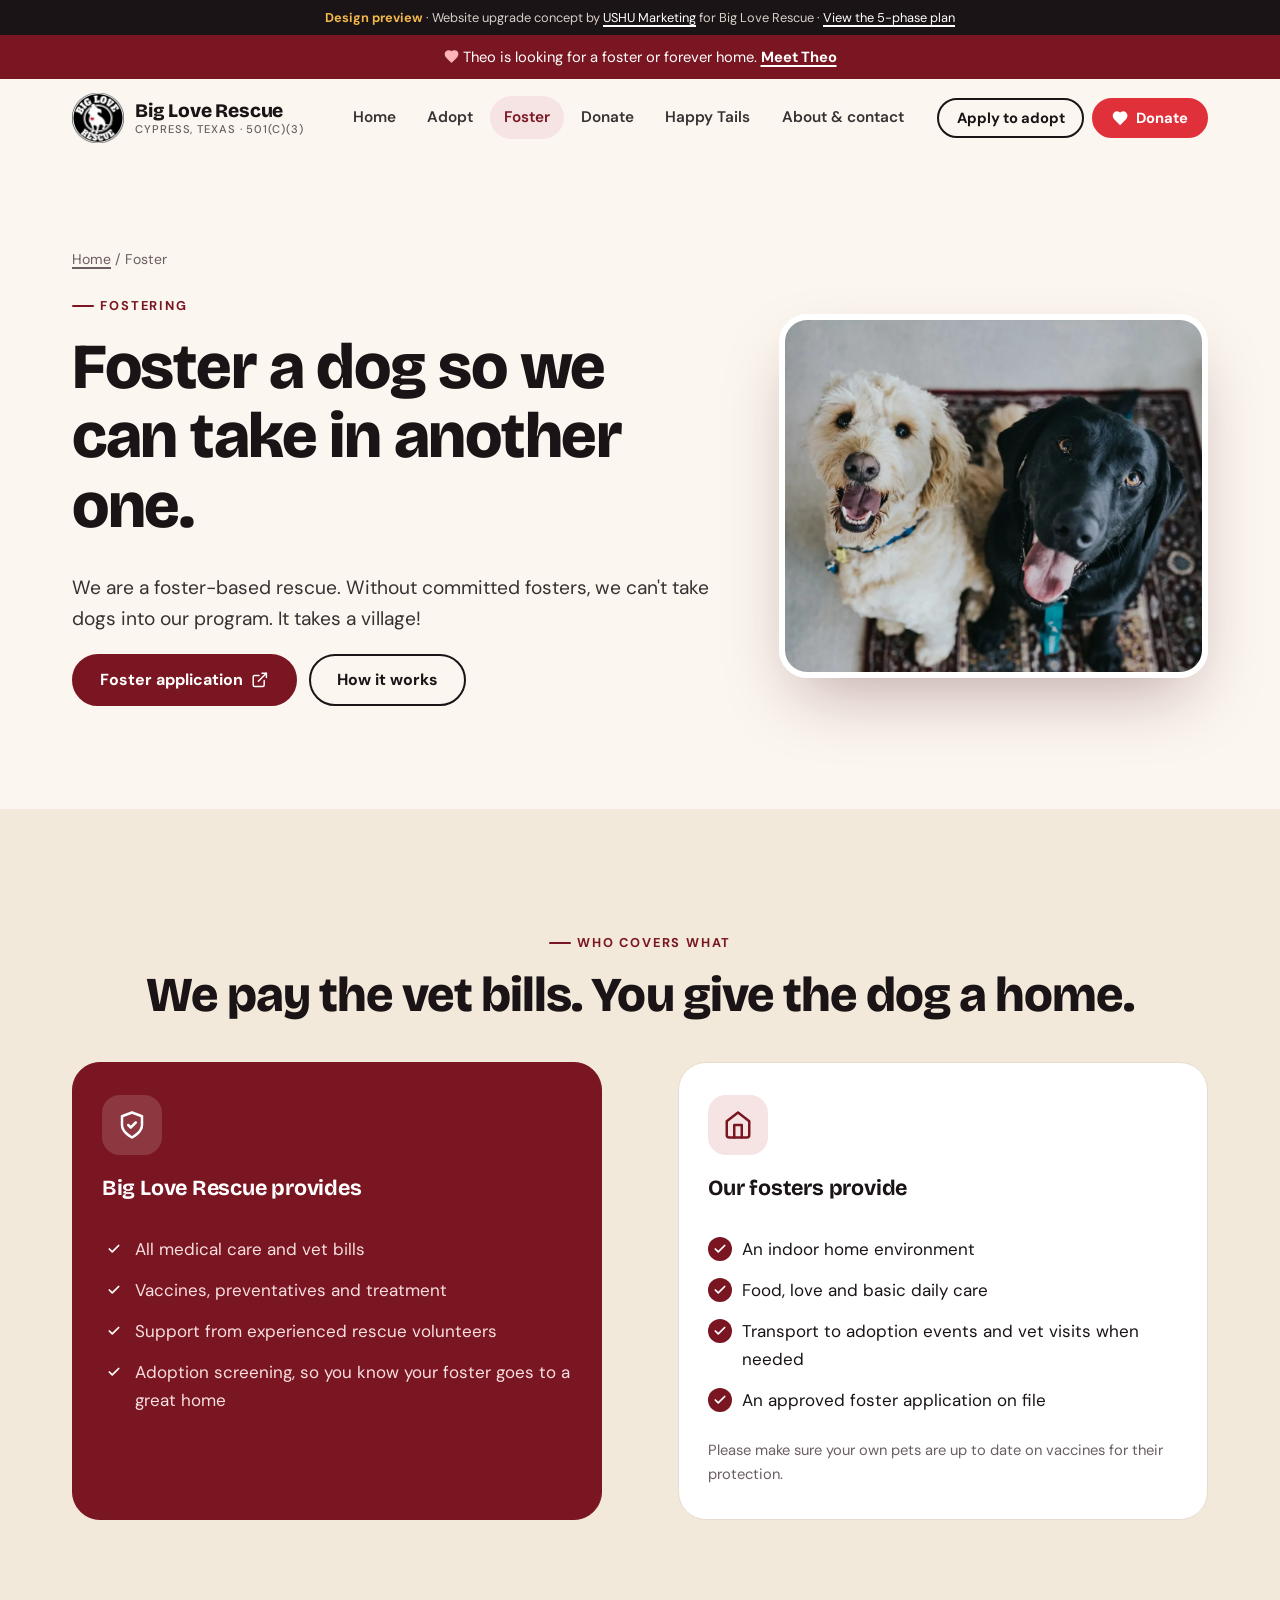
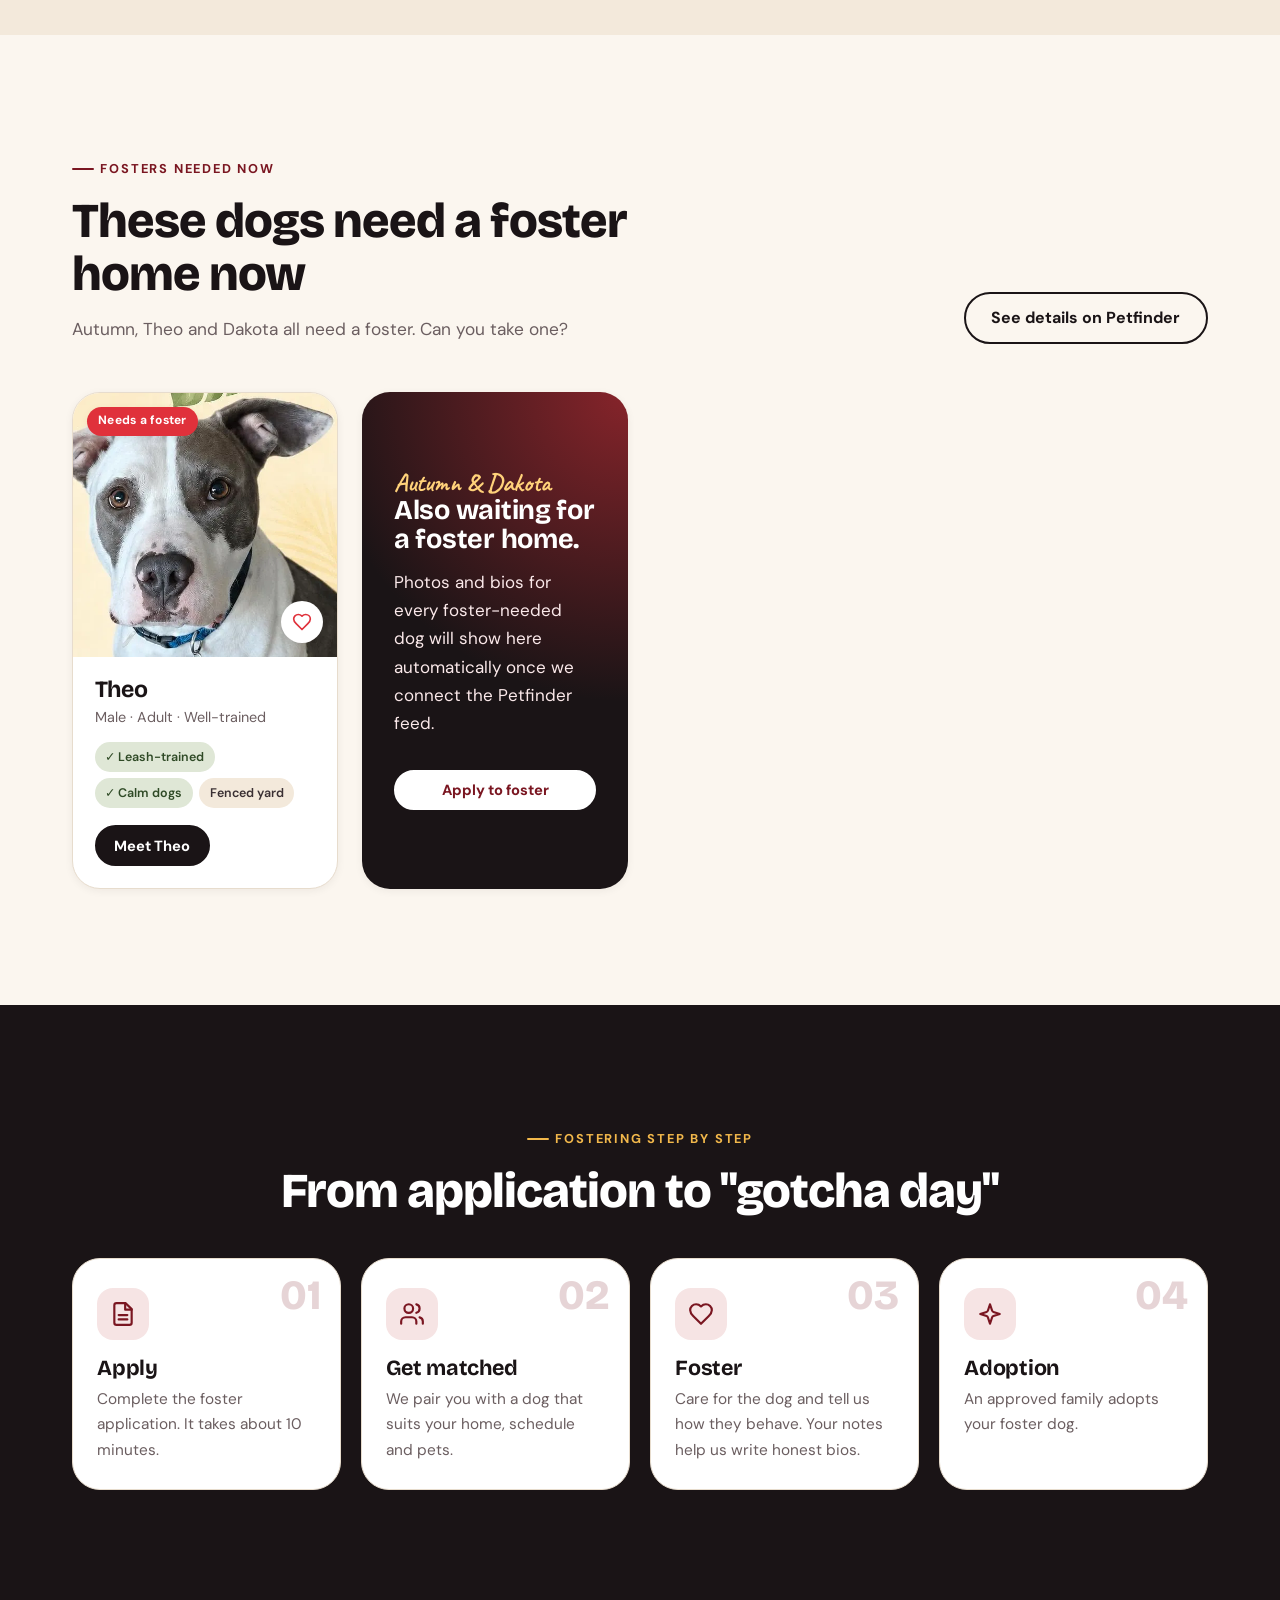
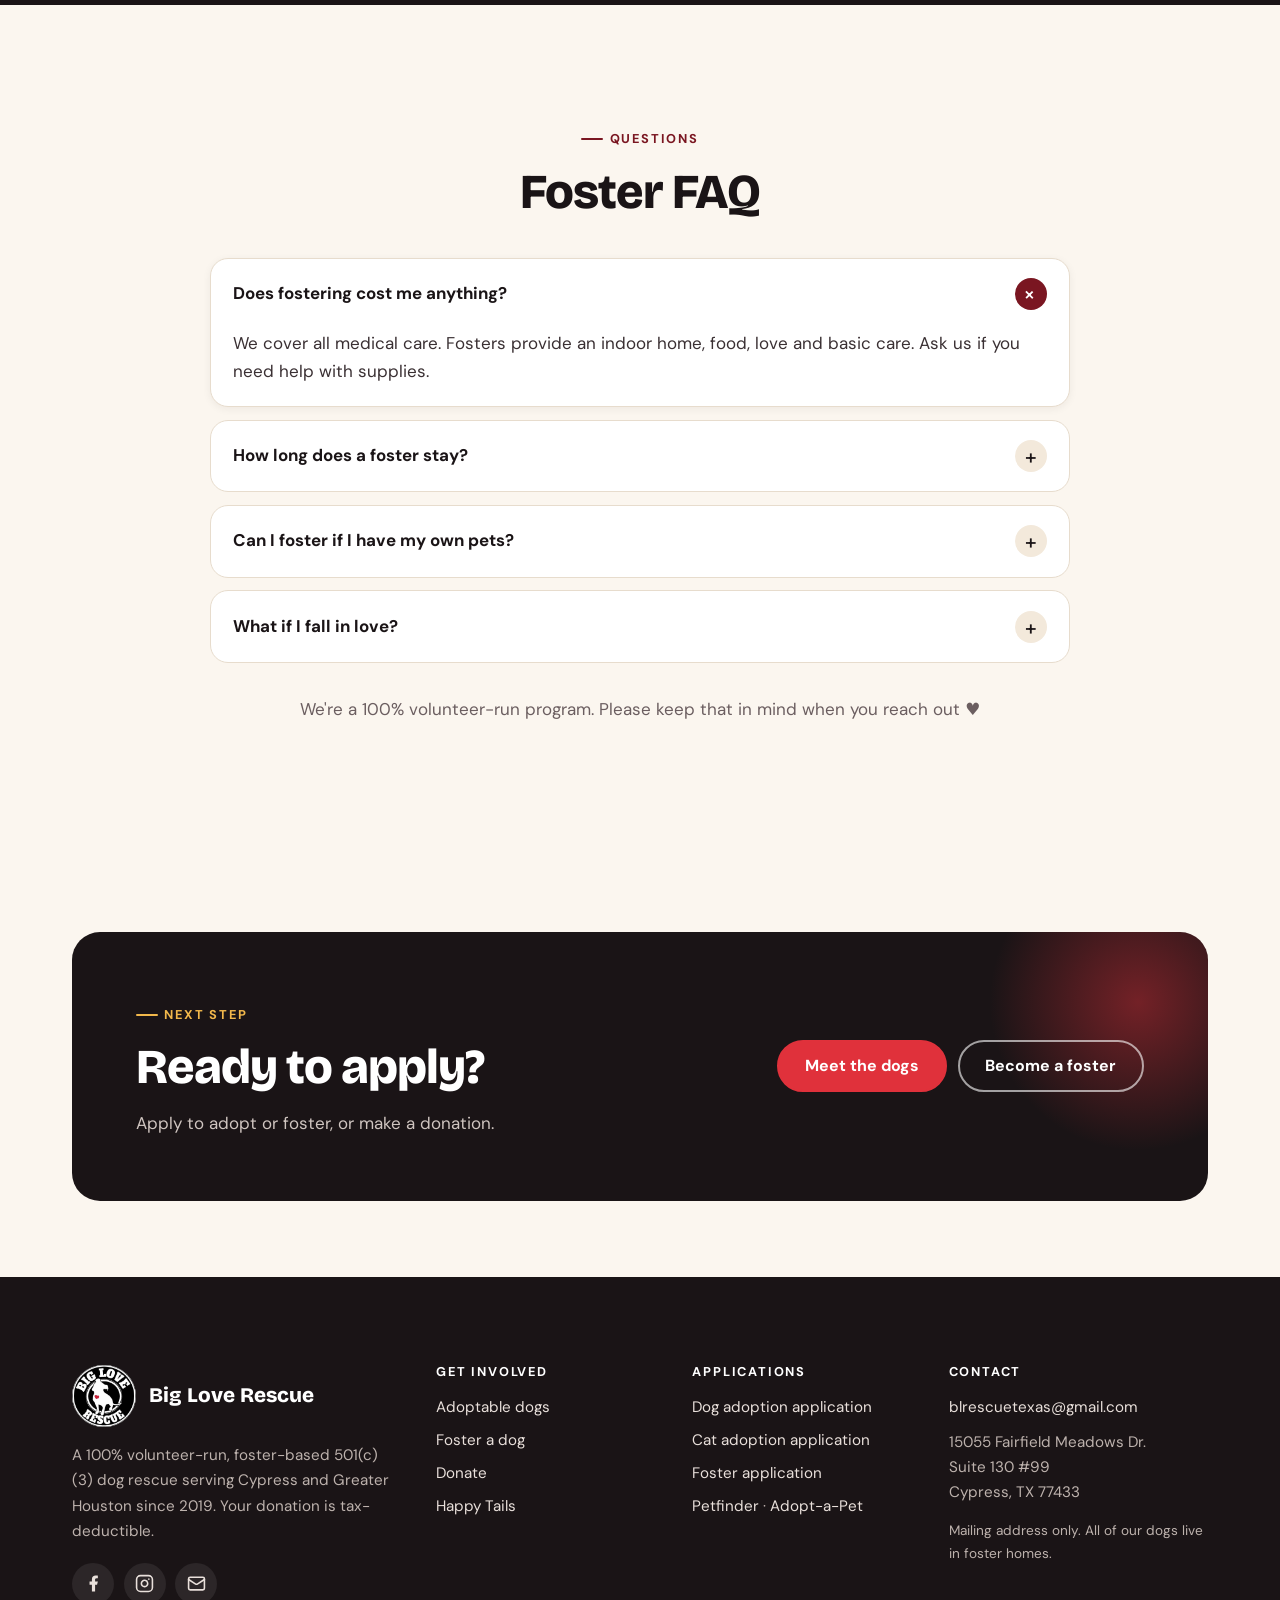
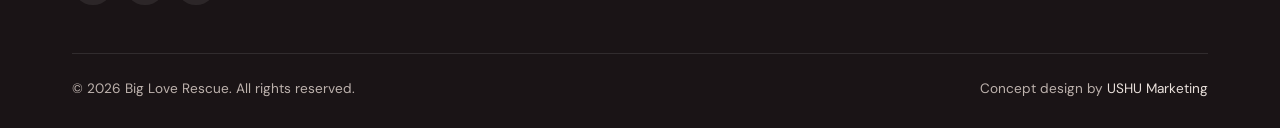
<file: big-love-rescue/foster.html>
<!doctype html>
<html lang="en" class="no-js">
<head>
<meta charset="utf-8">
<meta name="viewport" content="width=device-width, initial-scale=1">
<title>Foster a dog | Big Love Rescue</title>
<meta name="description" content="Foster with Big Love Rescue in Cypress, TX. We cover all medical care; you provide a loving indoor home.">
<!-- Design preview: keep out of search results so it never competes with the live site -->
<meta name="robots" content="noindex, nofollow">
<meta name="theme-color" content="#7a1621">
<meta property="og:type" content="website">
<meta property="og:title" content="Foster a dog | Big Love Rescue">
<meta property="og:description" content="Foster with Big Love Rescue in Cypress, TX. We cover all medical care; you provide a loving indoor home.">
<meta property="og:image" content="assets/img/hero-dog.jpg">
<meta name="twitter:card" content="summary_large_image">
<link rel="icon" type="image/png" href="assets/img/favicon.png">
<link rel="preconnect" href="https://fonts.googleapis.com">
<link rel="preconnect" href="https://fonts.gstatic.com" crossorigin>
<link rel="stylesheet" href="https://fonts.googleapis.com/css2?family=Bricolage+Grotesque:opsz,wght@12..96,600;12..96,700;12..96,800&family=Caveat:wght@700&family=DM+Sans:ital,opsz,wght@0,9..40,400;0,9..40,500;0,9..40,600;0,9..40,700;1,9..40,400&display=swap">
<link rel="stylesheet" href="assets/css/styles.css">
<script type="application/ld+json">
{"@context":"https://schema.org","@type":"NGO","name":"Big Love Rescue","url":"https://www.bigloverescue.org/","logo":"assets/img/logo.png","email":"blrescuetexas@gmail.com","foundingDate":"2019","nonprofitStatus":"Nonprofit501c3","address":{"@type":"PostalAddress","streetAddress":"15055 Fairfield Meadows Dr. Suite 130 #99","addressLocality":"Cypress","addressRegion":"TX","postalCode":"77433","addressCountry":"US"},"sameAs":["https://www.facebook.com/bigloverescuetx","https://www.instagram.com/big_love_rescue_/","https://www.petfinder.com/member/us/tx/cypress/big-love-rescue-tx2426/"]}
</script>
</head>
<body>
<a class="sr-only" href="#main">Skip to content</a>
<div class="preview-bar"><strong>Design preview</strong> · Website upgrade concept by <a href="https://ushumarketing.com/" target="_blank" rel="noopener">USHU Marketing</a> for Big Love Rescue · <a href="proposal.html">View the 5-phase plan</a></div>
<div class="announce"><svg style="width:15px;height:15px;vertical-align:-2px;color:#ffb3b8" viewBox="0 0 24 24" fill="currentColor" stroke="currentColor" stroke-width="2" stroke-linecap="round" stroke-linejoin="round" aria-hidden="true"><path d="M19 14c1.49-1.46 3-3.21 3-5.5A5.5 5.5 0 0 0 16.5 3c-1.76 0-3 .5-4.5 2-1.5-1.5-2.74-2-4.5-2A5.5 5.5 0 0 0 2 8.5c0 2.3 1.5 4.05 3 5.5l7 7Z"/></svg> Theo is looking for a foster or forever home. <a href="adopt.html#theo">Meet Theo</a></div>
<header class="site-header">
  <nav class="container nav" aria-label="Main">
    <a class="brand" href="index.html" aria-label="Big Love Rescue home">
      <img src="assets/img/logo.png" alt="" width="52" height="50">
      <span class="brand-name">Big Love Rescue<small>Cypress, Texas · 501(c)(3)</small></span>
    </a>
    <button class="nav-toggle" aria-label="Open menu" aria-expanded="false" aria-controls="nav-menu"><span></span></button>
    <div class="nav-menu" id="nav-menu">
      <ul class="nav-links">
        <li><a href="index.html">Home</a></li>
        <li><a href="adopt.html">Adopt</a></li>
        <li><a href="foster.html" aria-current="page">Foster</a></li>
        <li><a href="donate.html">Donate</a></li>
        <li><a href="happy-tails.html">Happy Tails</a></li>
        <li><a href="about.html">About & contact</a></li>
      </ul>
      <div class="nav-cta">
        <a class="btn btn--ghost btn--sm" href="https://form.jotform.com/93073332835154" target="_blank" rel="noopener">Apply to adopt</a>
        <a class="btn btn--heart btn--sm" href="donate.html"><svg viewBox="0 0 24 24" fill="currentColor" stroke="currentColor" stroke-width="2" stroke-linecap="round" stroke-linejoin="round" aria-hidden="true"><path d="M19 14c1.49-1.46 3-3.21 3-5.5A5.5 5.5 0 0 0 16.5 3c-1.76 0-3 .5-4.5 2-1.5-1.5-2.74-2-4.5-2A5.5 5.5 0 0 0 2 8.5c0 2.3 1.5 4.05 3 5.5l7 7Z"/></svg> Donate</a>
      </div>
    </div>
  </nav>
</header>
<main id="main">

<section class="page-hero">
  <div class="container page-hero-grid">
    <div class="reveal">
      <div class="crumbs"><a href="index.html">Home</a> / Foster</div>
      <span class="eyebrow">Fostering</span>
      <h1>Foster a dog so we can take in another one.</h1>
      <p class="lede">We are a foster-based rescue. Without committed fosters, we can't take dogs into our program. It takes a village!</p>
      <div class="hero-actions"><a class="btn" href="https://form.jotform.com/BLR2019/big-love-rescue-foster-application" target="_blank" rel="noopener">Foster application <svg viewBox="0 0 24 24" fill="none" stroke="currentColor" stroke-width="2" stroke-linecap="round" stroke-linejoin="round" aria-hidden="true"><path d="M15 3h6v6"/><path d="M10 14 21 3"/><path d="M18 13v6a2 2 0 0 1-2 2H5a2 2 0 0 1-2-2V8a2 2 0 0 1 2-2h6"/></svg></a><a class="btn btn--ghost" href="#how">How it works</a></div>
    </div>
    <div class="page-hero-img reveal"><img src="assets/img/foster-dogs.webp" alt="Two dogs relaxing together on a rug at home" width="1100" height="900" fetchpriority="high"></div>
  </div>
</section>

<section class="section section--sand" id="how">
  <div class="container">
    <div class="center reveal" style="margin-bottom:2.5rem">
      <span class="eyebrow">Who covers what</span>
      <h2>We pay the vet bills. You give the dog a home.</h2>
    </div>
    <div class="split" style="align-items:stretch">
      <div class="help-card help-card--feature reveal">
        <div class="ico"><svg viewBox="0 0 24 24" fill="none" stroke="currentColor" stroke-width="2" stroke-linecap="round" stroke-linejoin="round" aria-hidden="true"><path d="M12 22s8-4 8-10V5l-8-3-8 3v7c0 6 8 10 8 10"/><path d="m9 12 2 2 4-4"/></svg></div>
        <h3>Big Love Rescue provides</h3>
        <ul class="checks">
          <li>All medical care and vet bills</li>
          <li>Vaccines, preventatives and treatment</li>
          <li>Support from experienced rescue volunteers</li>
          <li>Adoption screening, so you know your foster goes to a great home</li>
        </ul>
      </div>
      <div class="help-card reveal">
        <div class="ico"><svg viewBox="0 0 24 24" fill="none" stroke="currentColor" stroke-width="2" stroke-linecap="round" stroke-linejoin="round" aria-hidden="true"><path d="m3 9 9-7 9 7v11a2 2 0 0 1-2 2H5a2 2 0 0 1-2-2z"/><polyline points="9 22 9 12 15 12 15 22"/></svg></div>
        <h3>Our fosters provide</h3>
        <ul class="checks">
          <li>An indoor home environment</li>
          <li>Food, love and basic daily care</li>
          <li>Transport to adoption events and vet visits when needed</li>
          <li>An approved foster application on file</li>
        </ul>
        <p style="font-size:.92rem;margin:0">Please make sure your own pets are up to date on vaccines for their protection.</p>
      </div>
    </div>
  </div>
</section>

<section class="section">
  <div class="container">
    <div class="sec-head reveal">
      <div>
        <span class="eyebrow">Fosters needed now</span>
        <h2>These dogs need a foster home now</h2>
        <p>Autumn, Theo and Dakota all need a foster. Can you take one?</p>
      </div>
      <a class="btn btn--ghost" href="https://www.petfinder.com/member/us/tx/cypress/big-love-rescue-tx2426/" target="_blank" rel="noopener">See details on Petfinder</a>
    </div>
    <div class="dog-grid">
      <article class="dog-card reveal" data-tags="adult dogs foster">
        <div class="dog-media">
          <img src="assets/img/theo.webp" alt="Theo, a gray-and-white dog, sitting and looking up" loading="lazy" width="700" height="700">
          <span class="tag tag--urgent">Needs a foster</span>
          <button class="fav" aria-pressed="false" aria-label="Save Theo to favorites"><svg viewBox="0 0 24 24" fill="none" stroke="currentColor" stroke-width="2" stroke-linecap="round" stroke-linejoin="round" aria-hidden="true"><path d="M19 14c1.49-1.46 3-3.21 3-5.5A5.5 5.5 0 0 0 16.5 3c-1.76 0-3 .5-4.5 2-1.5-1.5-2.74-2-4.5-2A5.5 5.5 0 0 0 2 8.5c0 2.3 1.5 4.05 3 5.5l7 7Z"/></svg></button>
        </div>
        <div class="dog-body">
          <h3>Theo</h3>
          <div class="dog-meta">Male · Adult · Well-trained</div>
          <div class="chips"><span class="chip chip--good">✓ Leash-trained</span><span class="chip chip--good">✓ Calm dogs</span><span class="chip">Fenced yard</span></div>
          <a class="btn btn--ink btn--sm" href="adopt.html#theo-story" target="_blank" rel="noopener">Meet Theo</a>
        </div>
      </article>
      <article class="dog-card dog-card--cta reveal" style="background-color:var(--ink)">
        <span class="hand" style="color:#ffd27a">Autumn &amp; Dakota</span>
        <h3>Also waiting for a foster home.</h3>
        <p>Photos and bios for every foster-needed dog will show here automatically once we connect the Petfinder feed.</p>
        <a class="btn btn--light btn--sm" href="https://form.jotform.com/BLR2019/big-love-rescue-foster-application" target="_blank" rel="noopener">Apply to foster</a>
      </article>
    </div>
  </div>
</section>

<section class="section section--ink">
  <div class="container">
    <div class="center reveal" style="margin-bottom:2.5rem">
      <span class="eyebrow">Fostering step by step</span>
      <h2>From application to "gotcha day"</h2>
    </div>
    <ol class="steps">
      <li class="step reveal"><div class="ico"><svg viewBox="0 0 24 24" fill="none" stroke="currentColor" stroke-width="2" stroke-linecap="round" stroke-linejoin="round" aria-hidden="true"><path d="M14.5 2H6a2 2 0 0 0-2 2v16a2 2 0 0 0 2 2h12a2 2 0 0 0 2-2V7.5L14.5 2z"/><polyline points="14 2 14 8 20 8"/><line x1="16" y1="13" x2="8" y2="13"/><line x1="16" y1="17" x2="8" y2="17"/></svg></div><h3>Apply</h3><p>Complete the foster application. It takes about 10 minutes.</p></li>
      <li class="step reveal"><div class="ico"><svg viewBox="0 0 24 24" fill="none" stroke="currentColor" stroke-width="2" stroke-linecap="round" stroke-linejoin="round" aria-hidden="true"><path d="M16 21v-2a4 4 0 0 0-4-4H6a4 4 0 0 0-4 4v2"/><circle cx="9" cy="7" r="4"/><path d="M22 21v-2a4 4 0 0 0-3-3.87"/><path d="M16 3.13a4 4 0 0 1 0 7.75"/></svg></div><h3>Get matched</h3><p>We pair you with a dog that suits your home, schedule and pets.</p></li>
      <li class="step reveal"><div class="ico"><svg viewBox="0 0 24 24" fill="none" stroke="currentColor" stroke-width="2" stroke-linecap="round" stroke-linejoin="round" aria-hidden="true"><path d="M19 14c1.49-1.46 3-3.21 3-5.5A5.5 5.5 0 0 0 16.5 3c-1.76 0-3 .5-4.5 2-1.5-1.5-2.74-2-4.5-2A5.5 5.5 0 0 0 2 8.5c0 2.3 1.5 4.05 3 5.5l7 7Z"/></svg></div><h3>Foster</h3><p>Care for the dog and tell us how they behave. Your notes help us write honest bios.</p></li>
      <li class="step reveal"><div class="ico"><svg viewBox="0 0 24 24" fill="none" stroke="currentColor" stroke-width="2" stroke-linecap="round" stroke-linejoin="round" aria-hidden="true"><path d="m12 3-1.9 5.8a2 2 0 0 1-1.3 1.3L3 12l5.8 1.9a2 2 0 0 1 1.3 1.3L12 21l1.9-5.8a2 2 0 0 1 1.3-1.3L21 12l-5.8-1.9a2 2 0 0 1-1.3-1.3Z"/></svg></div><h3>Adoption</h3><p>An approved family adopts your foster dog.</p></li>
    </ol>
  </div>
</section>

<section class="section">
  <div class="container">
    <div class="center reveal" style="margin-bottom:2.5rem"><span class="eyebrow">Questions</span><h2>Foster FAQ</h2></div>
    <div class="faq reveal">
      <details open><summary>Does fostering cost me anything?</summary><div>We cover all medical care. Fosters provide an indoor home, food, love and basic care. Ask us if you need help with supplies.</div></details>
      <details><summary>How long does a foster stay?</summary><div>It depends on the dog. Some get adopted in a few weeks, others take longer.</div></details>
      <details><summary>Can I foster if I have my own pets?</summary><div>Usually, yes. Your pets must be current on vaccines, and we'll match you with a dog who gets along with them.</div></details>
      <details><summary>What if I fall in love?</summary><div>You can adopt them. Fosters apply through our normal adoption process.</div></details>
    </div>
    <p class="center" style="margin-top:2rem;color:var(--muted)">We're a 100% volunteer-run program. Please keep that in mind when you reach out ♥</p>
  </div>
</section>

<section class="section--tight">
  <div class="container">
    <div class="cta-band reveal">
      <div>
        <span class="eyebrow">Next step</span>
        <h2>Ready to apply?</h2>
        <p>Apply to adopt or foster, or make a donation.</p>
      </div>
      <div class="actions">
        <a class="btn btn--heart" href="adopt.html">Meet the dogs</a>
        <a class="btn btn--outline-light" href="foster.html">Become a foster</a>
      </div>
    </div>
  </div>
</section>
</main>
<footer class="site-footer">
  <div class="container">
    <div class="footer-grid">
      <div>
        <div class="footer-brand"><img src="assets/img/logo.png" alt="Big Love Rescue logo" width="64" height="62"><span>Big Love Rescue</span></div>
        <p>A 100% volunteer-run, foster-based 501(c)(3) dog rescue serving Cypress and Greater Houston since 2019. Your donation is tax-deductible.</p>
        <div class="socials">
          <a href="https://www.facebook.com/bigloverescuetx" target="_blank" rel="noopener" aria-label="Facebook"><svg viewBox="0 0 24 24" fill="currentColor" aria-hidden="true"><path d="M14 13.5h2.5l1-4H14v-2c0-1.03 0-2 2-2h1.5V2.14c-.326-.043-1.557-.14-2.857-.14C11.928 2 10 3.657 10 6.7v2.8H7v4h3V22h4z"/></svg></a>
          <a href="https://www.instagram.com/big_love_rescue_/" target="_blank" rel="noopener" aria-label="Instagram"><svg viewBox="0 0 24 24" fill="none" stroke="currentColor" stroke-width="2" stroke-linecap="round" stroke-linejoin="round" aria-hidden="true"><rect width="20" height="20" x="2" y="2" rx="5" ry="5"/><path d="M16 11.37A4 4 0 1 1 12.63 8 4 4 0 0 1 16 11.37z"/><line x1="17.5" x2="17.51" y1="6.5" y2="6.5"/></svg></a>
          <a href="mailto:blrescuetexas@gmail.com" aria-label="Email"><svg viewBox="0 0 24 24" fill="none" stroke="currentColor" stroke-width="2" stroke-linecap="round" stroke-linejoin="round" aria-hidden="true"><rect width="20" height="16" x="2" y="4" rx="2"/><path d="m22 7-8.97 5.7a1.94 1.94 0 0 1-2.06 0L2 7"/></svg></a>
        </div>
      </div>
      <div>
        <h4>Get involved</h4>
        <ul>
          <li><a href="adopt.html">Adoptable dogs</a></li>
          <li><a href="foster.html">Foster a dog</a></li>
          <li><a href="donate.html">Donate</a></li>
          <li><a href="happy-tails.html">Happy Tails</a></li>
        </ul>
      </div>
      <div>
        <h4>Applications</h4>
        <ul>
          <li><a href="https://form.jotform.com/93073332835154" target="_blank" rel="noopener">Dog adoption application</a></li>
          <li><a href="https://form.jotform.com/253335630909055" target="_blank" rel="noopener">Cat adoption application</a></li>
          <li><a href="https://form.jotform.com/BLR2019/big-love-rescue-foster-application" target="_blank" rel="noopener">Foster application</a></li>
          <li><a href="https://www.petfinder.com/member/us/tx/cypress/big-love-rescue-tx2426/" target="_blank" rel="noopener">Petfinder</a> · <a href="https://www.adoptapet.com/shelter/188813-big-love-rescue-cypress-texas" target="_blank" rel="noopener">Adopt-a-Pet</a></li>
        </ul>
      </div>
      <div>
        <h4>Contact</h4>
        <p style="margin-bottom:.6rem"><a href="mailto:blrescuetexas@gmail.com">blrescuetexas@gmail.com</a></p>
        <p>15055 Fairfield Meadows Dr.<br>Suite 130 #99<br>Cypress, TX 77433</p>
        <p style="font-size:.85rem">Mailing address only. All of our dogs live in foster homes.</p>
      </div>
    </div>
    <div class="footer-bottom">
      <span>© <span data-year>2026</span> Big Love Rescue. All rights reserved.</span>
      <span>Concept design by <a href="https://ushumarketing.com/" target="_blank" rel="noopener">USHU Marketing</a></span>
    </div>
  </div>
</footer>
<script src="assets/js/main.js"></script>
</body>
</html>
</file>
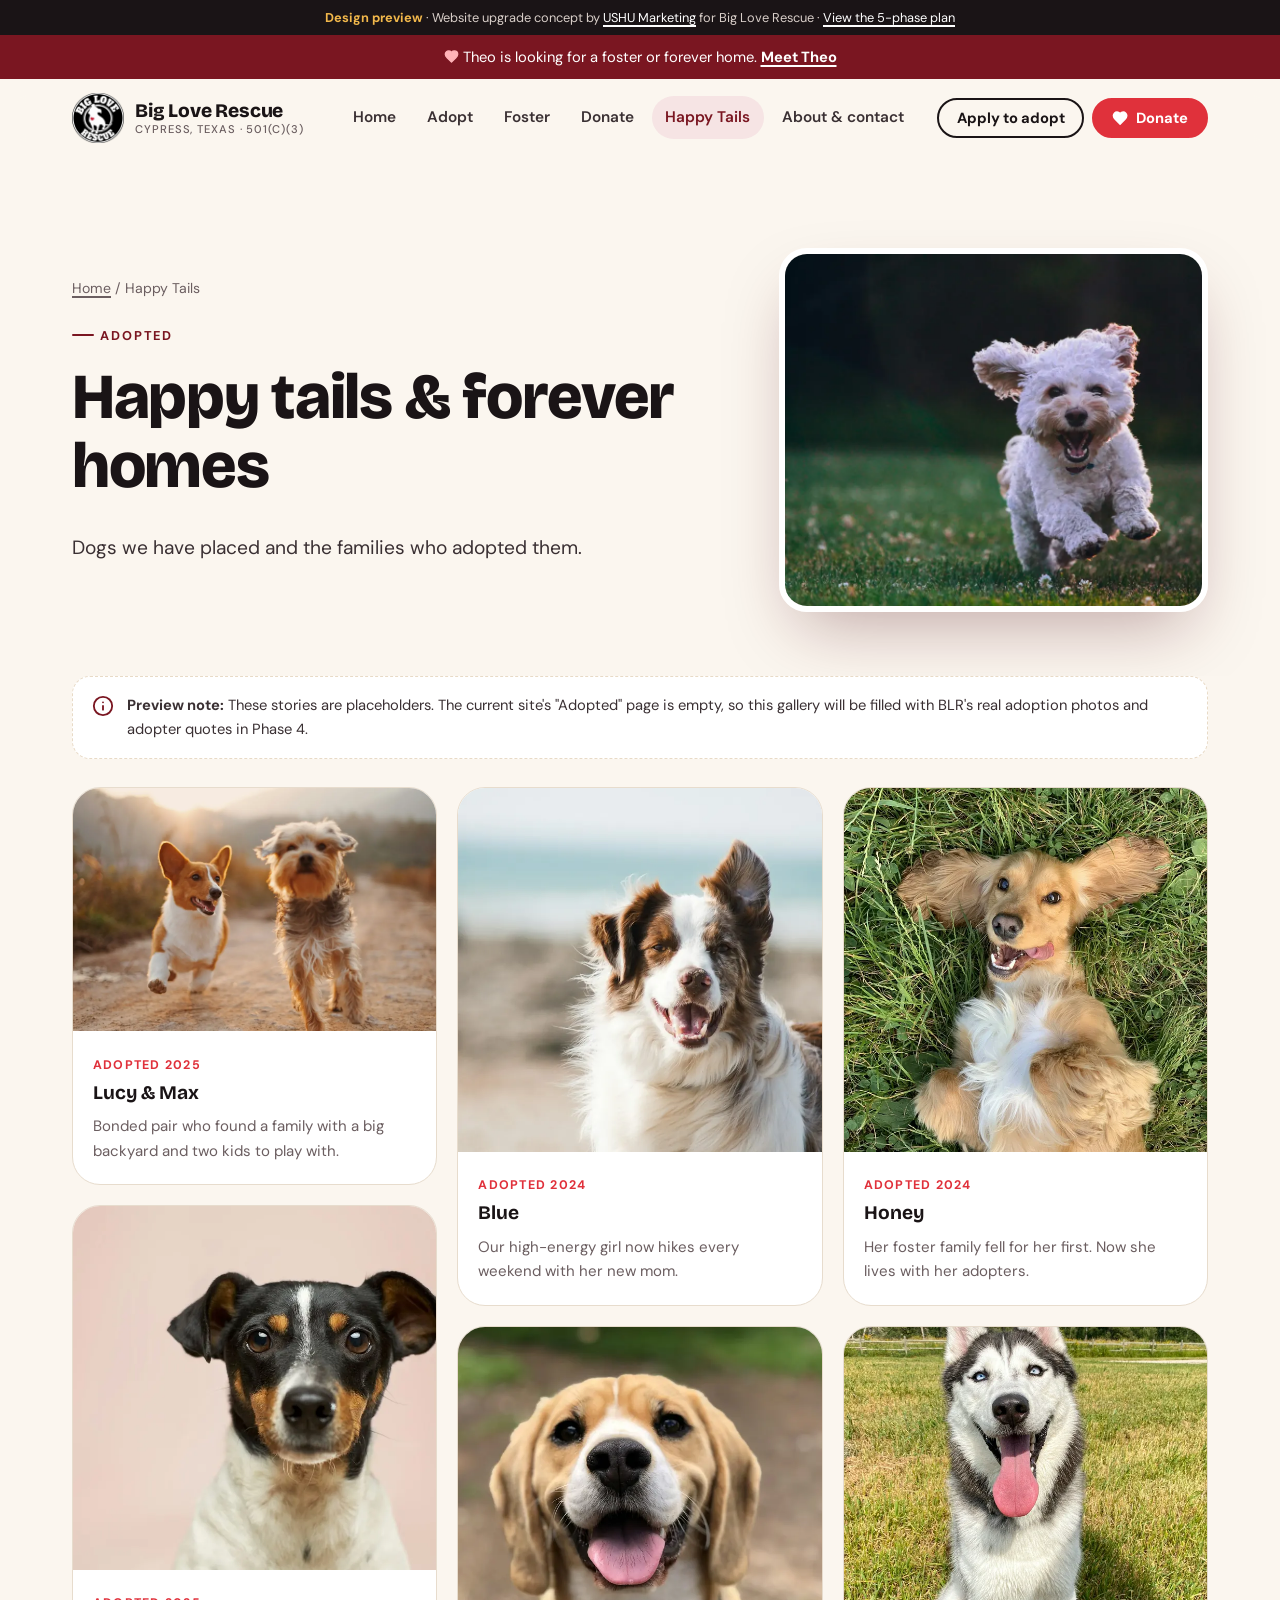
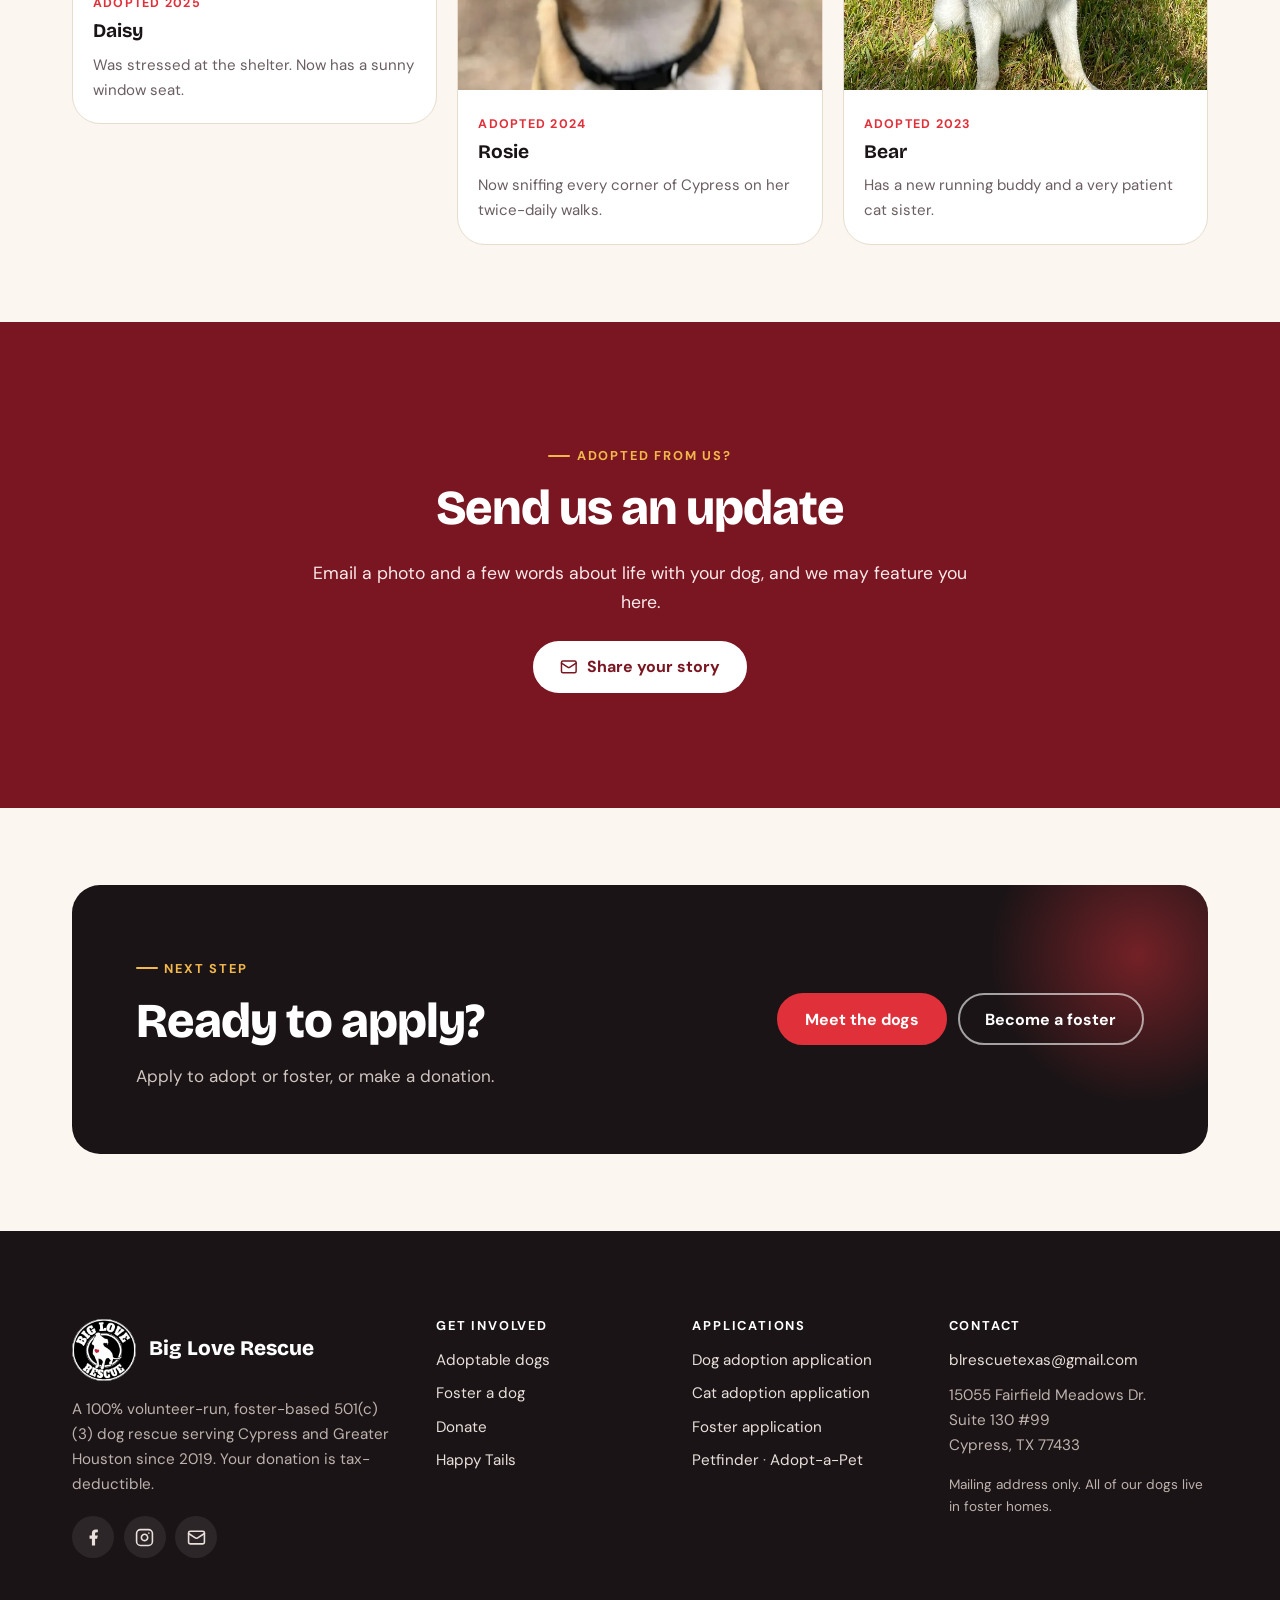
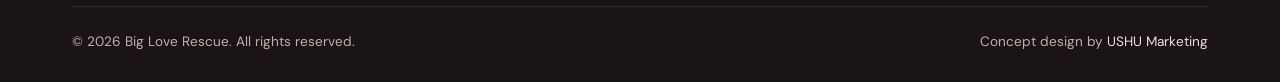
<file: big-love-rescue/happy-tails.html>
<!doctype html>
<html lang="en" class="no-js">
<head>
<meta charset="utf-8">
<meta name="viewport" content="width=device-width, initial-scale=1">
<title>Happy Tails | Big Love Rescue</title>
<meta name="description" content="Adoption success stories from Big Love Rescue families.">
<!-- Design preview: keep out of search results so it never competes with the live site -->
<meta name="robots" content="noindex, nofollow">
<meta name="theme-color" content="#7a1621">
<meta property="og:type" content="website">
<meta property="og:title" content="Happy Tails | Big Love Rescue">
<meta property="og:description" content="Adoption success stories from Big Love Rescue families.">
<meta property="og:image" content="assets/img/hero-dog.jpg">
<meta name="twitter:card" content="summary_large_image">
<link rel="icon" type="image/png" href="assets/img/favicon.png">
<link rel="preconnect" href="https://fonts.googleapis.com">
<link rel="preconnect" href="https://fonts.gstatic.com" crossorigin>
<link rel="stylesheet" href="https://fonts.googleapis.com/css2?family=Bricolage+Grotesque:opsz,wght@12..96,600;12..96,700;12..96,800&family=Caveat:wght@700&family=DM+Sans:ital,opsz,wght@0,9..40,400;0,9..40,500;0,9..40,600;0,9..40,700;1,9..40,400&display=swap">
<link rel="stylesheet" href="assets/css/styles.css">
<script type="application/ld+json">
{"@context":"https://schema.org","@type":"NGO","name":"Big Love Rescue","url":"https://www.bigloverescue.org/","logo":"assets/img/logo.png","email":"blrescuetexas@gmail.com","foundingDate":"2019","nonprofitStatus":"Nonprofit501c3","address":{"@type":"PostalAddress","streetAddress":"15055 Fairfield Meadows Dr. Suite 130 #99","addressLocality":"Cypress","addressRegion":"TX","postalCode":"77433","addressCountry":"US"},"sameAs":["https://www.facebook.com/bigloverescuetx","https://www.instagram.com/big_love_rescue_/","https://www.petfinder.com/member/us/tx/cypress/big-love-rescue-tx2426/"]}
</script>
</head>
<body>
<a class="sr-only" href="#main">Skip to content</a>
<div class="preview-bar"><strong>Design preview</strong> · Website upgrade concept by <a href="https://ushumarketing.com/" target="_blank" rel="noopener">USHU Marketing</a> for Big Love Rescue · <a href="proposal.html">View the 5-phase plan</a></div>
<div class="announce"><svg style="width:15px;height:15px;vertical-align:-2px;color:#ffb3b8" viewBox="0 0 24 24" fill="currentColor" stroke="currentColor" stroke-width="2" stroke-linecap="round" stroke-linejoin="round" aria-hidden="true"><path d="M19 14c1.49-1.46 3-3.21 3-5.5A5.5 5.5 0 0 0 16.5 3c-1.76 0-3 .5-4.5 2-1.5-1.5-2.74-2-4.5-2A5.5 5.5 0 0 0 2 8.5c0 2.3 1.5 4.05 3 5.5l7 7Z"/></svg> Theo is looking for a foster or forever home. <a href="adopt.html#theo">Meet Theo</a></div>
<header class="site-header">
  <nav class="container nav" aria-label="Main">
    <a class="brand" href="index.html" aria-label="Big Love Rescue home">
      <img src="assets/img/logo.png" alt="" width="52" height="50">
      <span class="brand-name">Big Love Rescue<small>Cypress, Texas · 501(c)(3)</small></span>
    </a>
    <button class="nav-toggle" aria-label="Open menu" aria-expanded="false" aria-controls="nav-menu"><span></span></button>
    <div class="nav-menu" id="nav-menu">
      <ul class="nav-links">
        <li><a href="index.html">Home</a></li>
        <li><a href="adopt.html">Adopt</a></li>
        <li><a href="foster.html">Foster</a></li>
        <li><a href="donate.html">Donate</a></li>
        <li><a href="happy-tails.html" aria-current="page">Happy Tails</a></li>
        <li><a href="about.html">About & contact</a></li>
      </ul>
      <div class="nav-cta">
        <a class="btn btn--ghost btn--sm" href="https://form.jotform.com/93073332835154" target="_blank" rel="noopener">Apply to adopt</a>
        <a class="btn btn--heart btn--sm" href="donate.html"><svg viewBox="0 0 24 24" fill="currentColor" stroke="currentColor" stroke-width="2" stroke-linecap="round" stroke-linejoin="round" aria-hidden="true"><path d="M19 14c1.49-1.46 3-3.21 3-5.5A5.5 5.5 0 0 0 16.5 3c-1.76 0-3 .5-4.5 2-1.5-1.5-2.74-2-4.5-2A5.5 5.5 0 0 0 2 8.5c0 2.3 1.5 4.05 3 5.5l7 7Z"/></svg> Donate</a>
      </div>
    </div>
  </nav>
</header>
<main id="main">

<section class="page-hero">
  <div class="container page-hero-grid">
    <div class="reveal">
      <div class="crumbs"><a href="index.html">Home</a> / Happy Tails</div>
      <span class="eyebrow">Adopted</span>
      <h1>Happy tails &amp; forever homes</h1>
      <p class="lede">Dogs we have placed and the families who adopted them.</p>
      
    </div>
    <div class="page-hero-img reveal"><img src="assets/img/run-pup.webp" alt="A fluffy white dog bounding through the grass" width="1100" height="900" fetchpriority="high"></div>
  </div>
</section>

<section class="section--tight" style="padding-top:0">
  <div class="container">
    <div class="note-box"><svg viewBox="0 0 24 24" fill="none" stroke="currentColor" stroke-width="2" stroke-linecap="round" stroke-linejoin="round" aria-hidden="true"><circle cx="12" cy="12" r="10"/><path d="M12 16v-4"/><path d="M12 8h.01"/></svg><div><strong>Preview note:</strong> These stories are placeholders. The current site's "Adopted" page is empty, so this gallery will be filled with BLR's real adoption photos and adopter quotes in Phase 4.</div></div>
    <div class="gallery">
      <figure class="tail reveal"><img src="assets/img/walk-dogs.webp" alt="Lucy &amp; Max, happy in a new home" loading="lazy" width="1100" height="735"><figcaption><span class="when">Adopted 2025</span><strong>Lucy &amp; Max</strong><p>Bonded pair who found a family with a big backyard and two kids to play with.</p></figcaption></figure>
      <figure class="tail reveal"><img src="assets/img/dog-terrier.webp" alt="Daisy, happy in a new home" loading="lazy" width="1100" height="700"><figcaption><span class="when">Adopted 2025</span><strong>Daisy</strong><p>Was stressed at the shelter. Now has a sunny window seat.</p></figcaption></figure>
      <figure class="tail reveal"><img src="assets/img/dog-aussie.webp" alt="Blue, happy in a new home" loading="lazy" width="1100" height="700"><figcaption><span class="when">Adopted 2024</span><strong>Blue</strong><p>Our high-energy girl now hikes every weekend with her new mom.</p></figcaption></figure>
      <figure class="tail reveal"><img src="assets/img/dog-beagle.webp" alt="Rosie, happy in a new home" loading="lazy" width="1100" height="700"><figcaption><span class="when">Adopted 2024</span><strong>Rosie</strong><p>Now sniffing every corner of Cypress on her twice-daily walks.</p></figcaption></figure>
      <figure class="tail reveal"><img src="assets/img/dog-grass.webp" alt="Honey, happy in a new home" loading="lazy" width="1100" height="700"><figcaption><span class="when">Adopted 2024</span><strong>Honey</strong><p>Her foster family fell for her first. Now she lives with her adopters.</p></figcaption></figure>
      <figure class="tail reveal"><img src="assets/img/dog-husky.webp" alt="Bear, happy in a new home" loading="lazy" width="1100" height="700"><figcaption><span class="when">Adopted 2023</span><strong>Bear</strong><p>Has a new running buddy and a very patient cat sister.</p></figcaption></figure>
    </div>
  </div>
</section>
<section class="section section--burgundy">
  <div class="container center reveal">
    <span class="eyebrow">Adopted from us?</span>
    <h2>Send us an update</h2>
    <p style="max-width:56ch;margin:0 auto 1.5rem;font-size:1.1rem">Email a photo and a few words about life with your dog, and we may feature you here.</p>
    <a class="btn btn--light" href="mailto:blrescuetexas@gmail.com?subject=Happy%20Tail%20update"><svg viewBox="0 0 24 24" fill="none" stroke="currentColor" stroke-width="2" stroke-linecap="round" stroke-linejoin="round" aria-hidden="true"><rect width="20" height="16" x="2" y="4" rx="2"/><path d="m22 7-8.97 5.7a1.94 1.94 0 0 1-2.06 0L2 7"/></svg> Share your story</a>
  </div>
</section>

<section class="section--tight">
  <div class="container">
    <div class="cta-band reveal">
      <div>
        <span class="eyebrow">Next step</span>
        <h2>Ready to apply?</h2>
        <p>Apply to adopt or foster, or make a donation.</p>
      </div>
      <div class="actions">
        <a class="btn btn--heart" href="adopt.html">Meet the dogs</a>
        <a class="btn btn--outline-light" href="foster.html">Become a foster</a>
      </div>
    </div>
  </div>
</section>
</main>
<footer class="site-footer">
  <div class="container">
    <div class="footer-grid">
      <div>
        <div class="footer-brand"><img src="assets/img/logo.png" alt="Big Love Rescue logo" width="64" height="62"><span>Big Love Rescue</span></div>
        <p>A 100% volunteer-run, foster-based 501(c)(3) dog rescue serving Cypress and Greater Houston since 2019. Your donation is tax-deductible.</p>
        <div class="socials">
          <a href="https://www.facebook.com/bigloverescuetx" target="_blank" rel="noopener" aria-label="Facebook"><svg viewBox="0 0 24 24" fill="currentColor" aria-hidden="true"><path d="M14 13.5h2.5l1-4H14v-2c0-1.03 0-2 2-2h1.5V2.14c-.326-.043-1.557-.14-2.857-.14C11.928 2 10 3.657 10 6.7v2.8H7v4h3V22h4z"/></svg></a>
          <a href="https://www.instagram.com/big_love_rescue_/" target="_blank" rel="noopener" aria-label="Instagram"><svg viewBox="0 0 24 24" fill="none" stroke="currentColor" stroke-width="2" stroke-linecap="round" stroke-linejoin="round" aria-hidden="true"><rect width="20" height="20" x="2" y="2" rx="5" ry="5"/><path d="M16 11.37A4 4 0 1 1 12.63 8 4 4 0 0 1 16 11.37z"/><line x1="17.5" x2="17.51" y1="6.5" y2="6.5"/></svg></a>
          <a href="mailto:blrescuetexas@gmail.com" aria-label="Email"><svg viewBox="0 0 24 24" fill="none" stroke="currentColor" stroke-width="2" stroke-linecap="round" stroke-linejoin="round" aria-hidden="true"><rect width="20" height="16" x="2" y="4" rx="2"/><path d="m22 7-8.97 5.7a1.94 1.94 0 0 1-2.06 0L2 7"/></svg></a>
        </div>
      </div>
      <div>
        <h4>Get involved</h4>
        <ul>
          <li><a href="adopt.html">Adoptable dogs</a></li>
          <li><a href="foster.html">Foster a dog</a></li>
          <li><a href="donate.html">Donate</a></li>
          <li><a href="happy-tails.html">Happy Tails</a></li>
        </ul>
      </div>
      <div>
        <h4>Applications</h4>
        <ul>
          <li><a href="https://form.jotform.com/93073332835154" target="_blank" rel="noopener">Dog adoption application</a></li>
          <li><a href="https://form.jotform.com/253335630909055" target="_blank" rel="noopener">Cat adoption application</a></li>
          <li><a href="https://form.jotform.com/BLR2019/big-love-rescue-foster-application" target="_blank" rel="noopener">Foster application</a></li>
          <li><a href="https://www.petfinder.com/member/us/tx/cypress/big-love-rescue-tx2426/" target="_blank" rel="noopener">Petfinder</a> · <a href="https://www.adoptapet.com/shelter/188813-big-love-rescue-cypress-texas" target="_blank" rel="noopener">Adopt-a-Pet</a></li>
        </ul>
      </div>
      <div>
        <h4>Contact</h4>
        <p style="margin-bottom:.6rem"><a href="mailto:blrescuetexas@gmail.com">blrescuetexas@gmail.com</a></p>
        <p>15055 Fairfield Meadows Dr.<br>Suite 130 #99<br>Cypress, TX 77433</p>
        <p style="font-size:.85rem">Mailing address only. All of our dogs live in foster homes.</p>
      </div>
    </div>
    <div class="footer-bottom">
      <span>© <span data-year>2026</span> Big Love Rescue. All rights reserved.</span>
      <span>Concept design by <a href="https://ushumarketing.com/" target="_blank" rel="noopener">USHU Marketing</a></span>
    </div>
  </div>
</footer>
<script src="assets/js/main.js"></script>
</body>
</html>
</file>
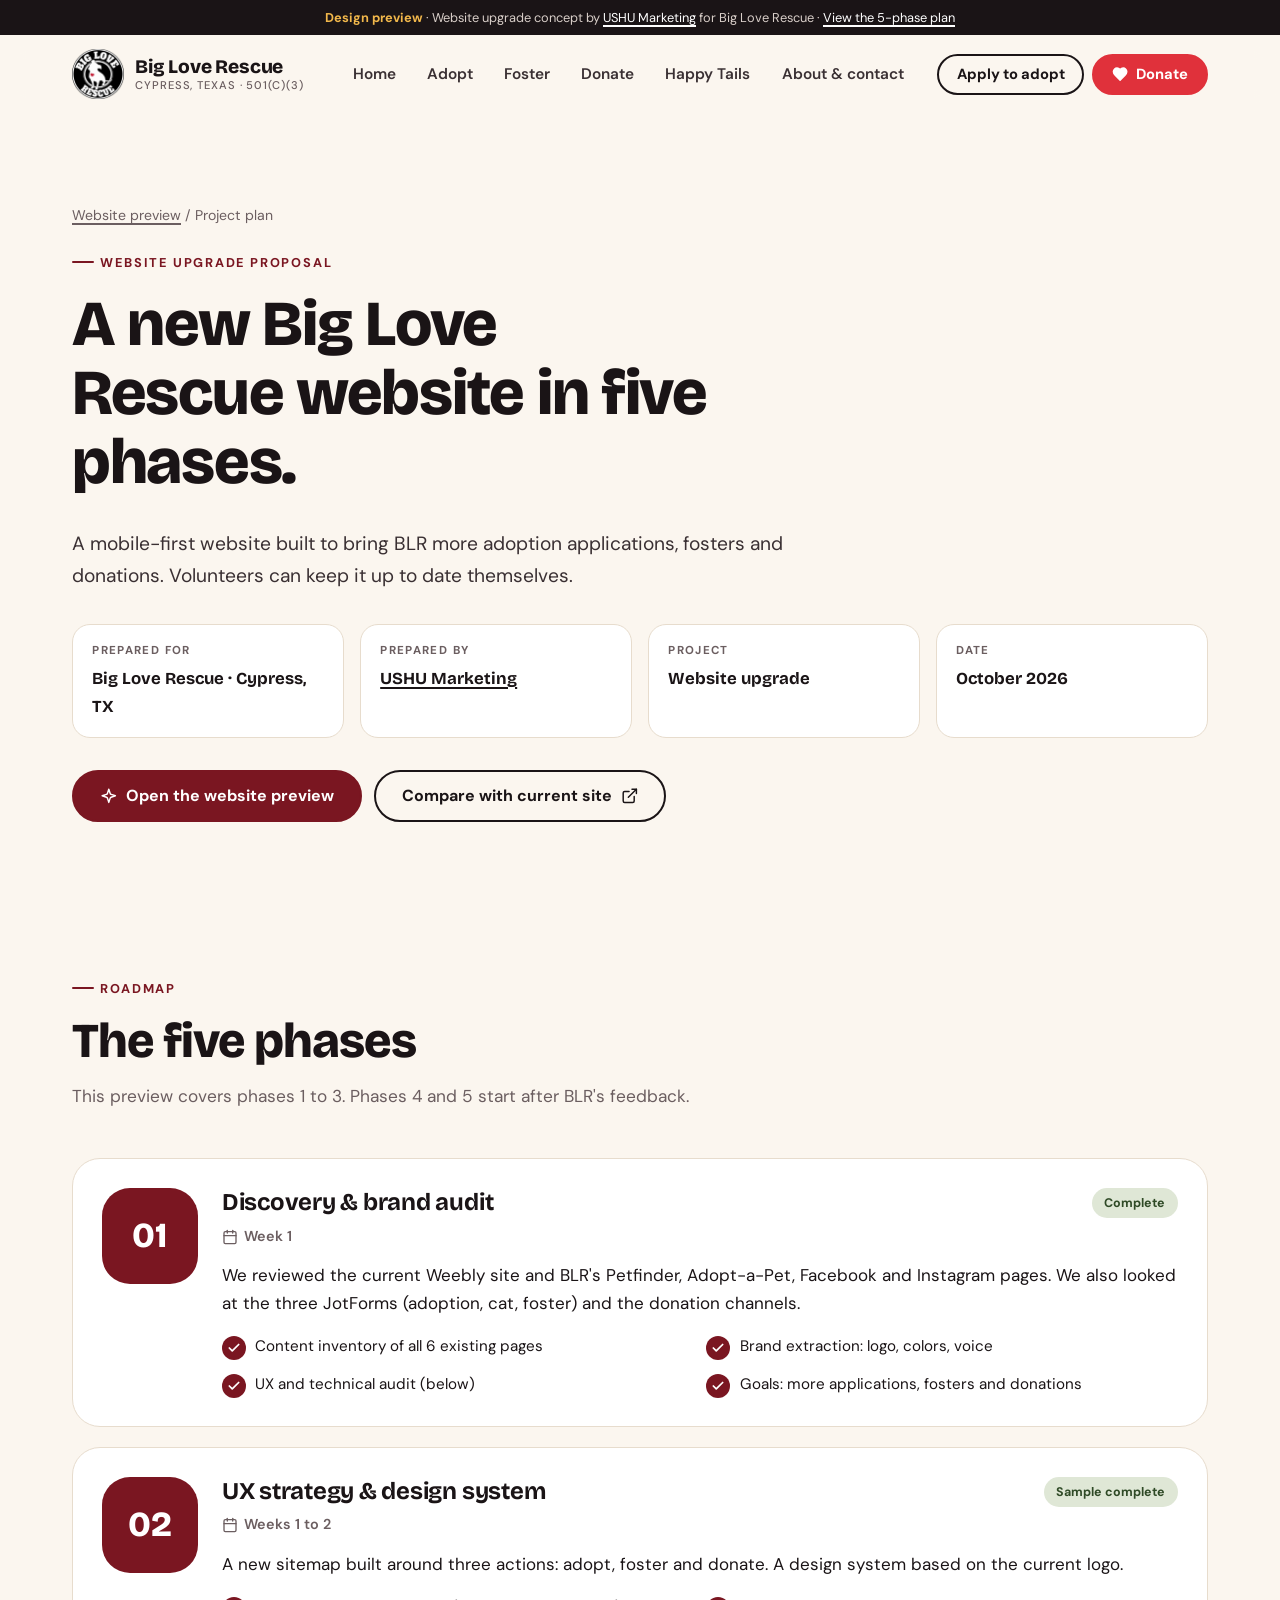
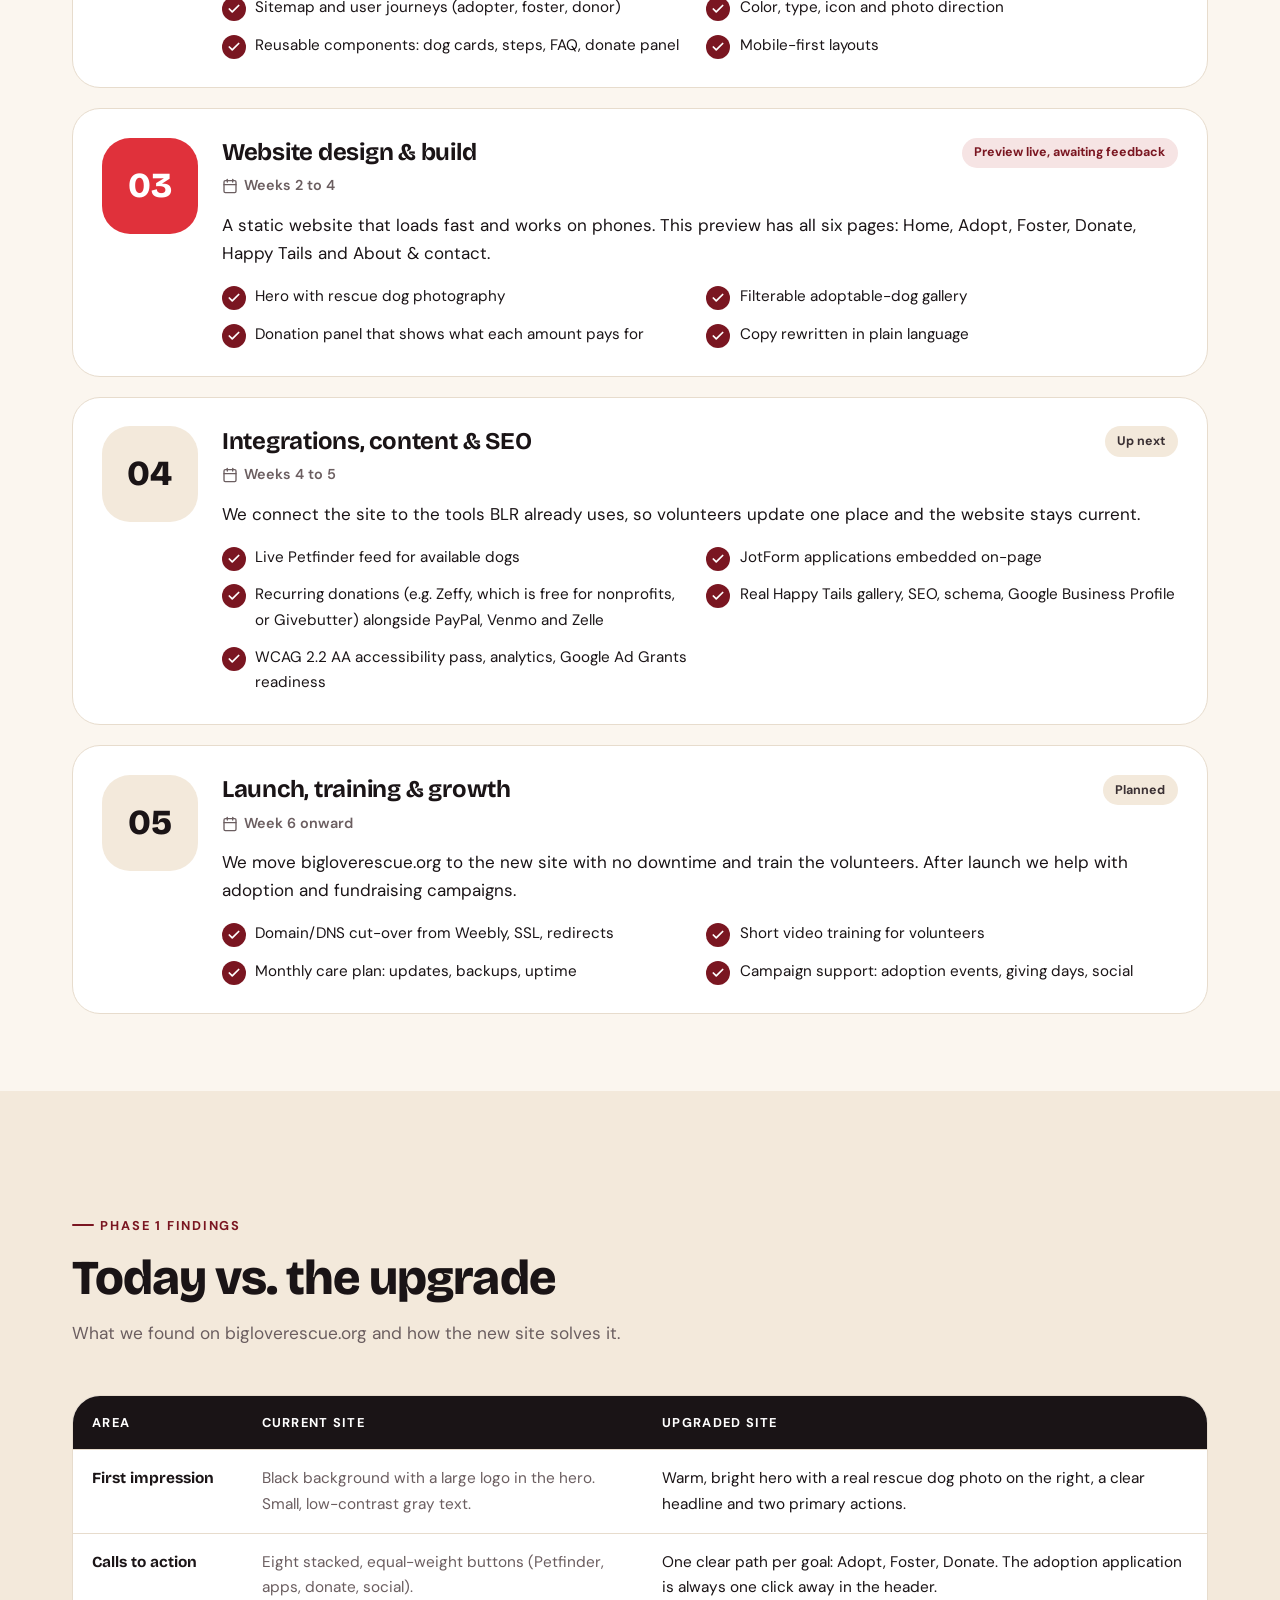
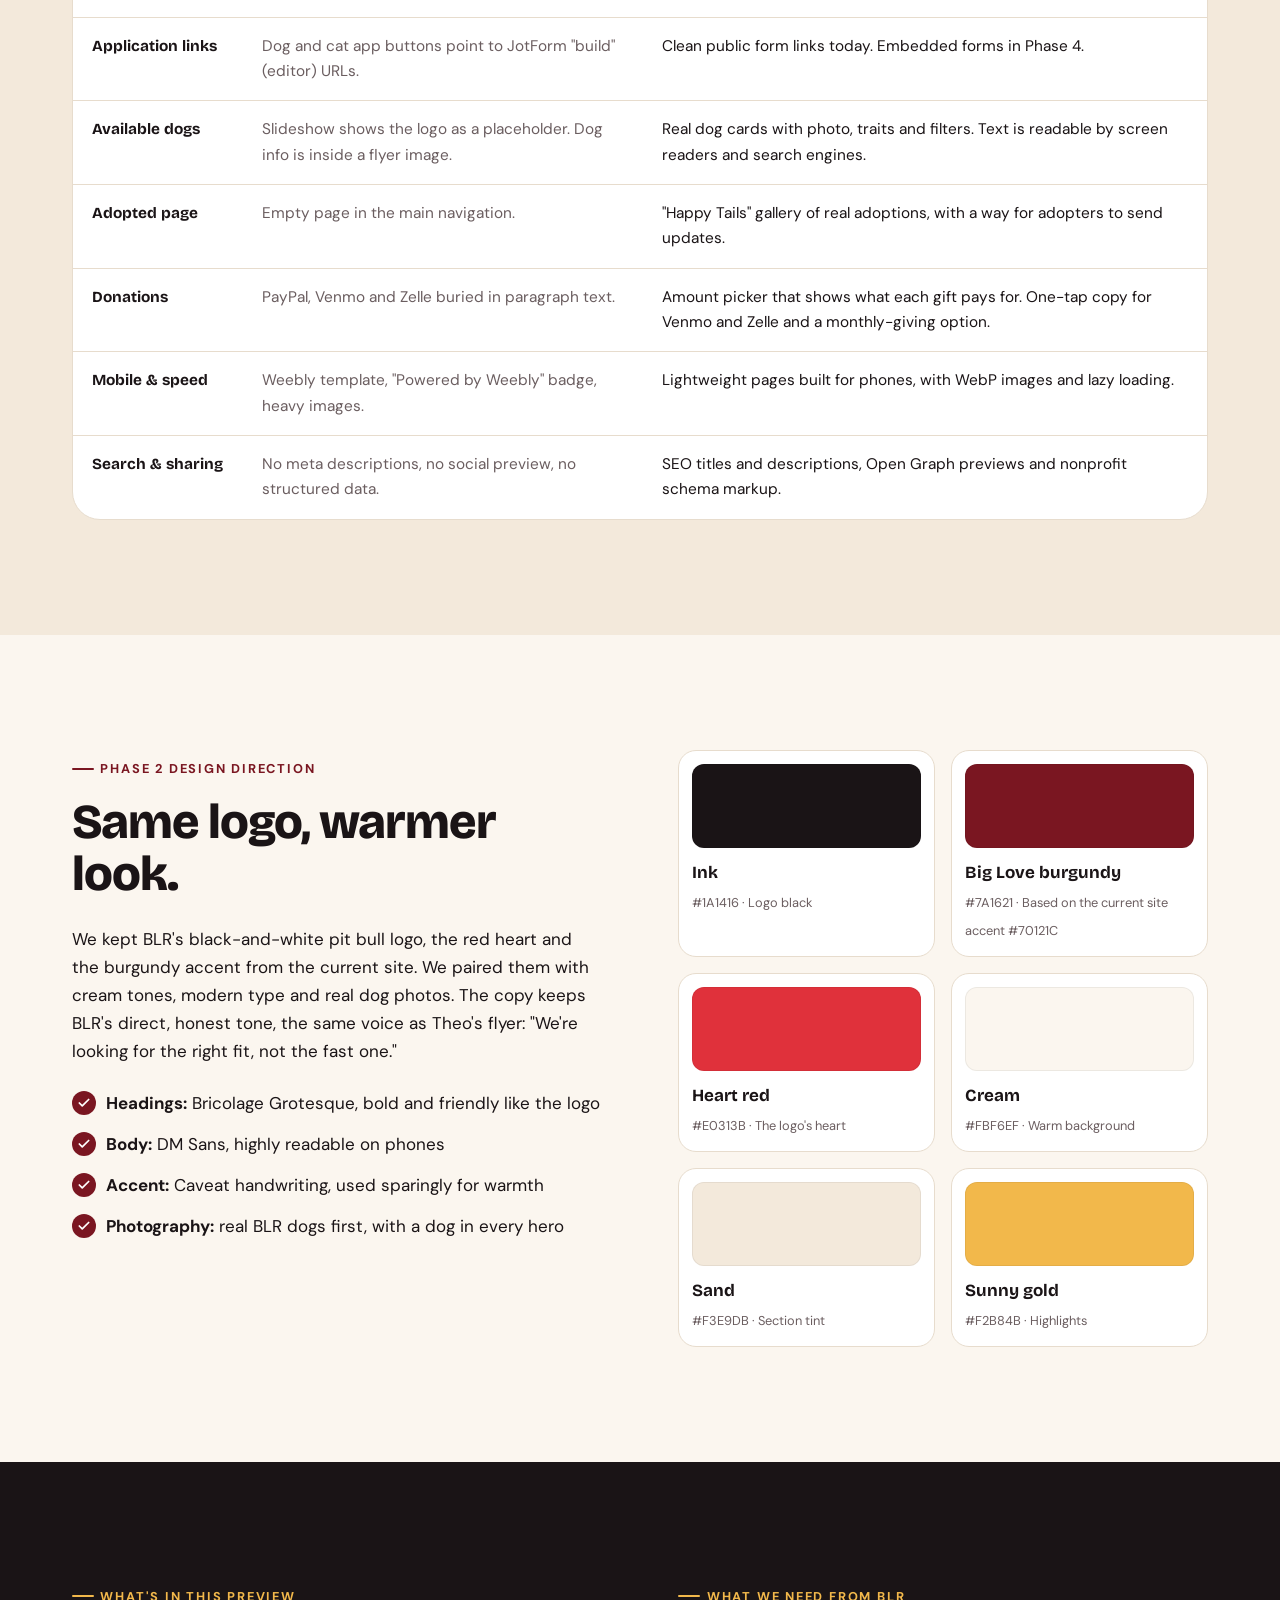
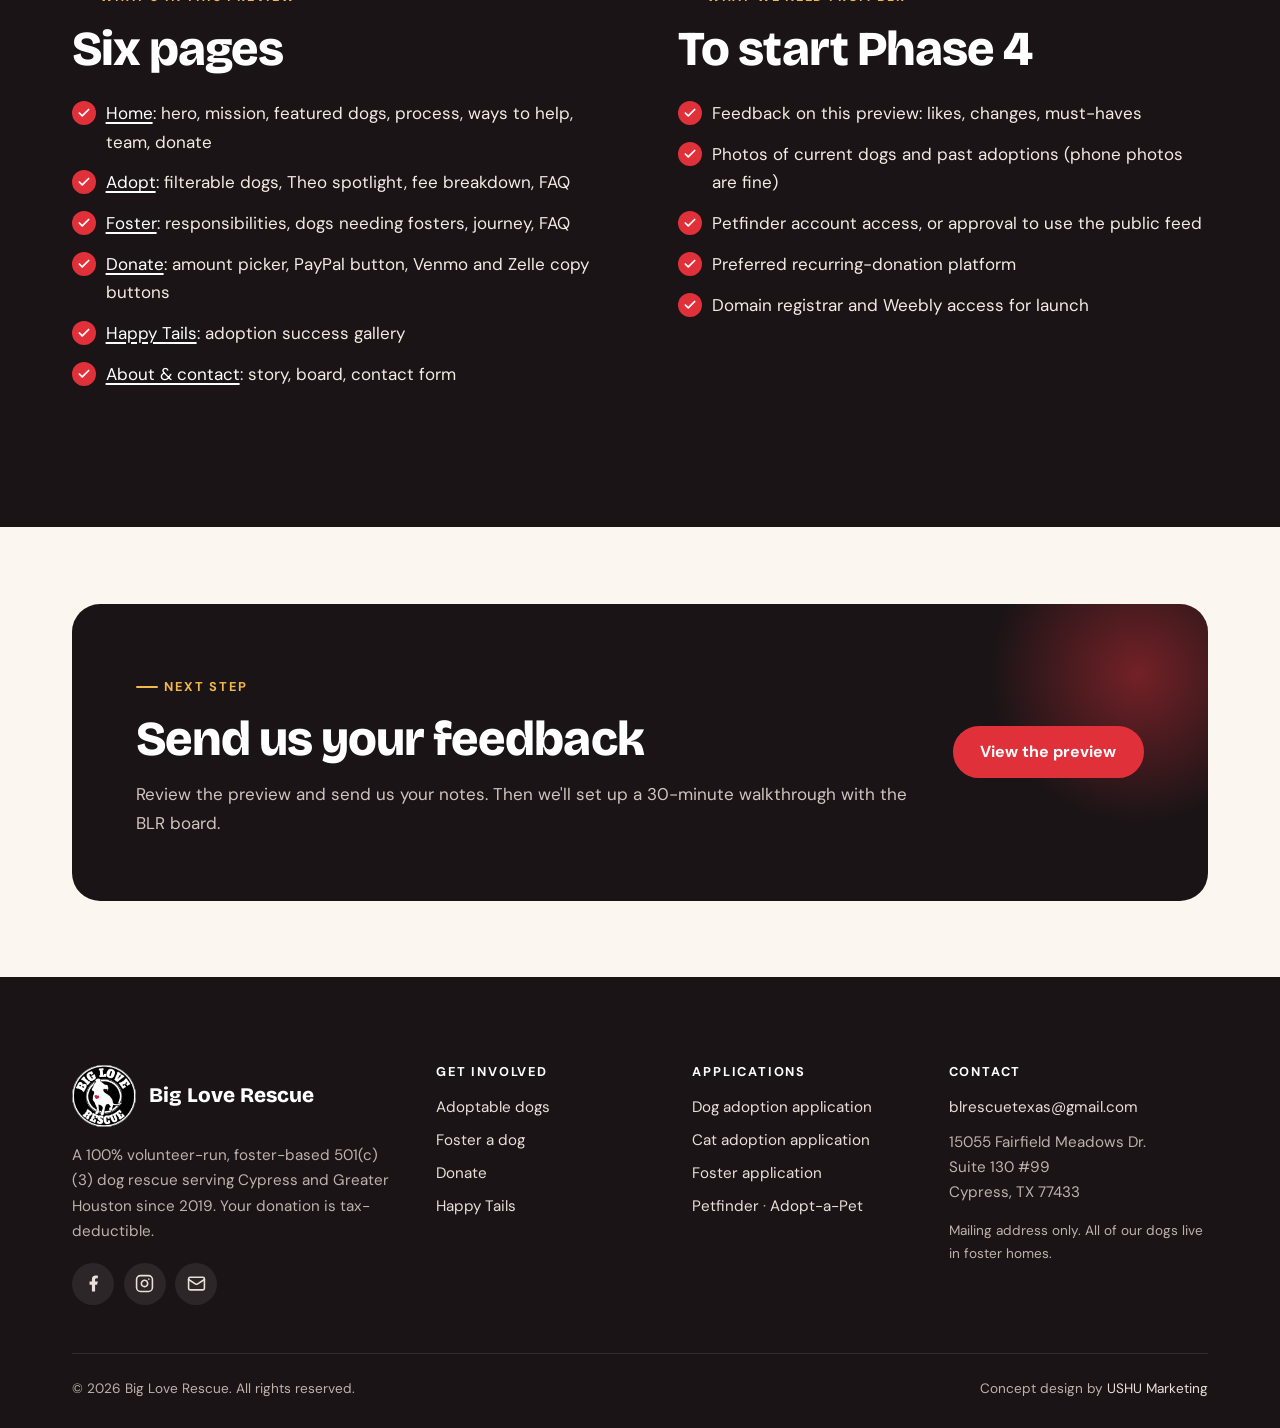
<file: big-love-rescue/proposal.html>
<!doctype html>
<html lang="en" class="no-js">
<head>
<meta charset="utf-8">
<meta name="viewport" content="width=device-width, initial-scale=1">
<title>Website upgrade plan | Big Love Rescue</title>
<meta name="description" content="Five-phase website upgrade plan for Big Love Rescue, prepared by USHU Marketing.">
<!-- Design preview: keep out of search results so it never competes with the live site -->
<meta name="robots" content="noindex, nofollow">
<meta name="theme-color" content="#7a1621">
<meta property="og:type" content="website">
<meta property="og:title" content="Website upgrade plan | Big Love Rescue">
<meta property="og:description" content="Five-phase website upgrade plan for Big Love Rescue, prepared by USHU Marketing.">
<meta property="og:image" content="assets/img/hero-dog.jpg">
<meta name="twitter:card" content="summary_large_image">
<link rel="icon" type="image/png" href="assets/img/favicon.png">
<link rel="preconnect" href="https://fonts.googleapis.com">
<link rel="preconnect" href="https://fonts.gstatic.com" crossorigin>
<link rel="stylesheet" href="https://fonts.googleapis.com/css2?family=Bricolage+Grotesque:opsz,wght@12..96,600;12..96,700;12..96,800&family=Caveat:wght@700&family=DM+Sans:ital,opsz,wght@0,9..40,400;0,9..40,500;0,9..40,600;0,9..40,700;1,9..40,400&display=swap">
<link rel="stylesheet" href="assets/css/styles.css">
<script type="application/ld+json">
{"@context":"https://schema.org","@type":"NGO","name":"Big Love Rescue","url":"https://www.bigloverescue.org/","logo":"assets/img/logo.png","email":"blrescuetexas@gmail.com","foundingDate":"2019","nonprofitStatus":"Nonprofit501c3","address":{"@type":"PostalAddress","streetAddress":"15055 Fairfield Meadows Dr. Suite 130 #99","addressLocality":"Cypress","addressRegion":"TX","postalCode":"77433","addressCountry":"US"},"sameAs":["https://www.facebook.com/bigloverescuetx","https://www.instagram.com/big_love_rescue_/","https://www.petfinder.com/member/us/tx/cypress/big-love-rescue-tx2426/"]}
</script>
</head>
<body>
<a class="sr-only" href="#main">Skip to content</a>
<div class="preview-bar"><strong>Design preview</strong> · Website upgrade concept by <a href="https://ushumarketing.com/" target="_blank" rel="noopener">USHU Marketing</a> for Big Love Rescue · <a href="proposal.html">View the 5-phase plan</a></div>
<header class="site-header">
  <nav class="container nav" aria-label="Main">
    <a class="brand" href="index.html" aria-label="Big Love Rescue home">
      <img src="assets/img/logo.png" alt="" width="52" height="50">
      <span class="brand-name">Big Love Rescue<small>Cypress, Texas · 501(c)(3)</small></span>
    </a>
    <button class="nav-toggle" aria-label="Open menu" aria-expanded="false" aria-controls="nav-menu"><span></span></button>
    <div class="nav-menu" id="nav-menu">
      <ul class="nav-links">
        <li><a href="index.html">Home</a></li>
        <li><a href="adopt.html">Adopt</a></li>
        <li><a href="foster.html">Foster</a></li>
        <li><a href="donate.html">Donate</a></li>
        <li><a href="happy-tails.html">Happy Tails</a></li>
        <li><a href="about.html">About & contact</a></li>
      </ul>
      <div class="nav-cta">
        <a class="btn btn--ghost btn--sm" href="https://form.jotform.com/93073332835154" target="_blank" rel="noopener">Apply to adopt</a>
        <a class="btn btn--heart btn--sm" href="donate.html"><svg viewBox="0 0 24 24" fill="currentColor" stroke="currentColor" stroke-width="2" stroke-linecap="round" stroke-linejoin="round" aria-hidden="true"><path d="M19 14c1.49-1.46 3-3.21 3-5.5A5.5 5.5 0 0 0 16.5 3c-1.76 0-3 .5-4.5 2-1.5-1.5-2.74-2-4.5-2A5.5 5.5 0 0 0 2 8.5c0 2.3 1.5 4.05 3 5.5l7 7Z"/></svg> Donate</a>
      </div>
    </div>
  </nav>
</header>
<main id="main">

<section class="page-hero" style="padding-bottom:2rem">
  <div class="container">
    <div class="crumbs"><a href="index.html">Website preview</a> / Project plan</div>
    <span class="eyebrow">Website upgrade proposal</span>
    <h1 style="max-width:16ch">A new Big Love Rescue website in five phases.</h1>
    <p class="lede">A mobile-first website built to bring BLR more adoption applications, fosters and donations. Volunteers can keep it up to date themselves.</p>
    <div class="prop-meta">
      <div><small>Prepared for</small><strong>Big Love Rescue · Cypress, TX</strong></div>
      <div><small>Prepared by</small><strong><a href="https://ushumarketing.com/" target="_blank" rel="noopener" style="color:inherit">USHU Marketing</a></strong></div>
      <div><small>Project</small><strong>Website upgrade</strong></div>
      <div><small>Date</small><strong>October 2026</strong></div>
    </div>
    <div class="hero-actions" style="margin-top:2rem"><a class="btn" href="index.html"><svg viewBox="0 0 24 24" fill="none" stroke="currentColor" stroke-width="2" stroke-linecap="round" stroke-linejoin="round" aria-hidden="true"><path d="m12 3-1.9 5.8a2 2 0 0 1-1.3 1.3L3 12l5.8 1.9a2 2 0 0 1 1.3 1.3L12 21l1.9-5.8a2 2 0 0 1 1.3-1.3L21 12l-5.8-1.9a2 2 0 0 1-1.3-1.3Z"/></svg> Open the website preview</a><a class="btn btn--ghost" href="https://www.bigloverescue.org/" target="_blank" rel="noopener">Compare with current site <svg viewBox="0 0 24 24" fill="none" stroke="currentColor" stroke-width="2" stroke-linecap="round" stroke-linejoin="round" aria-hidden="true"><path d="M15 3h6v6"/><path d="M10 14 21 3"/><path d="M18 13v6a2 2 0 0 1-2 2H5a2 2 0 0 1-2-2V8a2 2 0 0 1 2-2h6"/></svg></a></div>
  </div>
</section>

<section class="section--tight">
  <div class="container">
    <div class="sec-head reveal"><div><span class="eyebrow">Roadmap</span><h2>The five phases</h2><p>This preview covers phases 1 to 3. Phases 4 and 5 start after BLR's feedback.</p></div></div>
    <div class="phases">
      <article class="phase phase--done reveal">
        <div class="phase-num">01</div>
        <div class="phase-body">
          <div class="phase-top"><h3>Discovery &amp; brand audit</h3><span class="phase-status">Complete</span></div>
          <div class="phase-when"><svg viewBox="0 0 24 24" fill="none" stroke="currentColor" stroke-width="2" stroke-linecap="round" stroke-linejoin="round" aria-hidden="true"><rect width="18" height="18" x="3" y="4" rx="2"/><line x1="16" x2="16" y1="2" y2="6"/><line x1="8" x2="8" y1="2" y2="6"/><line x1="3" x2="21" y1="10" y2="10"/></svg> Week 1</div>
          <p>We reviewed the current Weebly site and BLR's Petfinder, Adopt-a-Pet, Facebook and Instagram pages. We also looked at the three JotForms (adoption, cat, foster) and the donation channels.</p>
          <ul class="checks"><li>Content inventory of all 6 existing pages</li><li>Brand extraction: logo, colors, voice</li><li>UX and technical audit (below)</li><li>Goals: more applications, fosters and donations</li></ul>
        </div>
      </article>

      <article class="phase phase--done reveal">
        <div class="phase-num">02</div>
        <div class="phase-body">
          <div class="phase-top"><h3>UX strategy &amp; design system</h3><span class="phase-status">Sample complete</span></div>
          <div class="phase-when"><svg viewBox="0 0 24 24" fill="none" stroke="currentColor" stroke-width="2" stroke-linecap="round" stroke-linejoin="round" aria-hidden="true"><rect width="18" height="18" x="3" y="4" rx="2"/><line x1="16" x2="16" y1="2" y2="6"/><line x1="8" x2="8" y1="2" y2="6"/><line x1="3" x2="21" y1="10" y2="10"/></svg> Weeks 1 to 2</div>
          <p>A new sitemap built around three actions: adopt, foster and donate. A design system based on the current logo.</p>
          <ul class="checks"><li>Sitemap and user journeys (adopter, foster, donor)</li><li>Color, type, icon and photo direction</li><li>Reusable components: dog cards, steps, FAQ, donate panel</li><li>Mobile-first layouts</li></ul>
        </div>
      </article>

      <article class="phase phase--review reveal">
        <div class="phase-num">03</div>
        <div class="phase-body">
          <div class="phase-top"><h3>Website design &amp; build</h3><span class="phase-status">Preview live, awaiting feedback</span></div>
          <div class="phase-when"><svg viewBox="0 0 24 24" fill="none" stroke="currentColor" stroke-width="2" stroke-linecap="round" stroke-linejoin="round" aria-hidden="true"><rect width="18" height="18" x="3" y="4" rx="2"/><line x1="16" x2="16" y1="2" y2="6"/><line x1="8" x2="8" y1="2" y2="6"/><line x1="3" x2="21" y1="10" y2="10"/></svg> Weeks 2 to 4</div>
          <p>A static website that loads fast and works on phones. This preview has all six pages: Home, Adopt, Foster, Donate, Happy Tails and About &amp; contact.</p>
          <ul class="checks"><li>Hero with rescue dog photography</li><li>Filterable adoptable-dog gallery</li><li>Donation panel that shows what each amount pays for</li><li>Copy rewritten in plain language</li></ul>
        </div>
      </article>

      <article class="phase phase--next reveal">
        <div class="phase-num">04</div>
        <div class="phase-body">
          <div class="phase-top"><h3>Integrations, content &amp; SEO</h3><span class="phase-status">Up next</span></div>
          <div class="phase-when"><svg viewBox="0 0 24 24" fill="none" stroke="currentColor" stroke-width="2" stroke-linecap="round" stroke-linejoin="round" aria-hidden="true"><rect width="18" height="18" x="3" y="4" rx="2"/><line x1="16" x2="16" y1="2" y2="6"/><line x1="8" x2="8" y1="2" y2="6"/><line x1="3" x2="21" y1="10" y2="10"/></svg> Weeks 4 to 5</div>
          <p>We connect the site to the tools BLR already uses, so volunteers update one place and the website stays current.</p>
          <ul class="checks"><li>Live Petfinder feed for available dogs</li><li>JotForm applications embedded on-page</li><li>Recurring donations (e.g. Zeffy, which is free for nonprofits, or Givebutter) alongside PayPal, Venmo and Zelle</li><li>Real Happy Tails gallery, SEO, schema, Google Business Profile</li><li>WCAG 2.2 AA accessibility pass, analytics, Google Ad Grants readiness</li></ul>
        </div>
      </article>

      <article class="phase phase--next reveal">
        <div class="phase-num">05</div>
        <div class="phase-body">
          <div class="phase-top"><h3>Launch, training &amp; growth</h3><span class="phase-status">Planned</span></div>
          <div class="phase-when"><svg viewBox="0 0 24 24" fill="none" stroke="currentColor" stroke-width="2" stroke-linecap="round" stroke-linejoin="round" aria-hidden="true"><rect width="18" height="18" x="3" y="4" rx="2"/><line x1="16" x2="16" y1="2" y2="6"/><line x1="8" x2="8" y1="2" y2="6"/><line x1="3" x2="21" y1="10" y2="10"/></svg> Week 6 onward</div>
          <p>We move bigloverescue.org to the new site with no downtime and train the volunteers. After launch we help with adoption and fundraising campaigns.</p>
          <ul class="checks"><li>Domain/DNS cut-over from Weebly, SSL, redirects</li><li>Short video training for volunteers</li><li>Monthly care plan: updates, backups, uptime</li><li>Campaign support: adoption events, giving days, social</li></ul>
        </div>
      </article>
    </div>
  </div>
</section>

<section class="section section--sand">
  <div class="container">
    <div class="sec-head reveal"><div><span class="eyebrow">Phase 1 findings</span><h2>Today vs. the upgrade</h2><p>What we found on bigloverescue.org and how the new site solves it.</p></div></div>
    <div class="table-wrap reveal">
      <table class="audit">
        <thead><tr><th scope="col">Area</th><th scope="col">Current site</th><th scope="col">Upgraded site</th></tr></thead>
        <tbody><tr><th scope="row">First impression</th><td data-label="Current site">Black background with a large logo in the hero. Small, low-contrast gray text.</td><td data-label="Upgraded site">Warm, bright hero with a real rescue dog photo on the right, a clear headline and two primary actions.</td></tr>
<tr><th scope="row">Calls to action</th><td data-label="Current site">Eight stacked, equal-weight buttons (Petfinder, apps, donate, social).</td><td data-label="Upgraded site">One clear path per goal: Adopt, Foster, Donate. The adoption application is always one click away in the header.</td></tr>
<tr><th scope="row">Application links</th><td data-label="Current site">Dog and cat app buttons point to JotForm "build" (editor) URLs.</td><td data-label="Upgraded site">Clean public form links today. Embedded forms in Phase 4.</td></tr>
<tr><th scope="row">Available dogs</th><td data-label="Current site">Slideshow shows the logo as a placeholder. Dog info is inside a flyer image.</td><td data-label="Upgraded site">Real dog cards with photo, traits and filters. Text is readable by screen readers and search engines.</td></tr>
<tr><th scope="row">Adopted page</th><td data-label="Current site">Empty page in the main navigation.</td><td data-label="Upgraded site">"Happy Tails" gallery of real adoptions, with a way for adopters to send updates.</td></tr>
<tr><th scope="row">Donations</th><td data-label="Current site">PayPal, Venmo and Zelle buried in paragraph text.</td><td data-label="Upgraded site">Amount picker that shows what each gift pays for. One-tap copy for Venmo and Zelle and a monthly-giving option.</td></tr>
<tr><th scope="row">Mobile &amp; speed</th><td data-label="Current site">Weebly template, "Powered by Weebly" badge, heavy images.</td><td data-label="Upgraded site">Lightweight pages built for phones, with WebP images and lazy loading.</td></tr>
<tr><th scope="row">Search &amp; sharing</th><td data-label="Current site">No meta descriptions, no social preview, no structured data.</td><td data-label="Upgraded site">SEO titles and descriptions, Open Graph previews and nonprofit schema markup.</td></tr></tbody>
      </table>
    </div>
  </div>
</section>

<section class="section">
  <div class="container split" style="align-items:start">
    <div class="reveal">
      <span class="eyebrow">Phase 2 design direction</span>
      <h2>Same logo, warmer look.</h2>
      <p>We kept BLR's black-and-white pit bull logo, the red heart and the burgundy accent from the current site. We paired them with cream tones, modern type and real dog photos. The copy keeps BLR's direct, honest tone, the same voice as Theo's flyer: "We're looking for the right fit, not the fast one."</p>
      <ul class="checks">
        <li><strong>Headings:</strong> Bricolage Grotesque, bold and friendly like the logo</li>
        <li><strong>Body:</strong> DM Sans, highly readable on phones</li>
        <li><strong>Accent:</strong> Caveat handwriting, used sparingly for warmth</li>
        <li><strong>Photography:</strong> real BLR dogs first, with a dog in every hero</li>
      </ul>
    </div>
    <div class="swatches reveal"><div class="swatch"><span style="background:#1A1416"></span><strong>Ink</strong><small>#1A1416 · Logo black</small></div>
<div class="swatch"><span style="background:#7A1621"></span><strong>Big Love burgundy</strong><small>#7A1621 · Based on the current site accent #70121C</small></div>
<div class="swatch"><span style="background:#E0313B"></span><strong>Heart red</strong><small>#E0313B · The logo's heart</small></div>
<div class="swatch"><span style="background:#FBF6EF"></span><strong>Cream</strong><small>#FBF6EF · Warm background</small></div>
<div class="swatch"><span style="background:#F3E9DB"></span><strong>Sand</strong><small>#F3E9DB · Section tint</small></div>
<div class="swatch"><span style="background:#F2B84B"></span><strong>Sunny gold</strong><small>#F2B84B · Highlights</small></div></div>
  </div>
</section>

<section class="section section--ink">
  <div class="container split" style="align-items:start">
    <div class="reveal">
      <span class="eyebrow">What's in this preview</span>
      <h2>Six pages</h2>
      <ul class="checks">
        <li><a style="color:#fff" href="index.html">Home</a>: hero, mission, featured dogs, process, ways to help, team, donate</li>
        <li><a style="color:#fff" href="adopt.html">Adopt</a>: filterable dogs, Theo spotlight, fee breakdown, FAQ</li>
        <li><a style="color:#fff" href="foster.html">Foster</a>: responsibilities, dogs needing fosters, journey, FAQ</li>
        <li><a style="color:#fff" href="donate.html">Donate</a>: amount picker, PayPal button, Venmo and Zelle copy buttons</li>
        <li><a style="color:#fff" href="happy-tails.html">Happy Tails</a>: adoption success gallery</li>
        <li><a style="color:#fff" href="about.html">About &amp; contact</a>: story, board, contact form</li>
      </ul>
    </div>
    <div class="reveal">
      <span class="eyebrow">What we need from BLR</span>
      <h2>To start Phase 4</h2>
      <ul class="checks">
        <li>Feedback on this preview: likes, changes, must-haves</li>
        <li>Photos of current dogs and past adoptions (phone photos are fine)</li>
        <li>Petfinder account access, or approval to use the public feed</li>
        <li>Preferred recurring-donation platform</li>
        <li>Domain registrar and Weebly access for launch</li>
      </ul>
    </div>
  </div>
</section>

<section class="section--tight">
  <div class="container">
    <div class="cta-band reveal">
      <div>
        <span class="eyebrow">Next step</span>
        <h2>Send us your feedback</h2>
        <p>Review the preview and send us your notes. Then we'll set up a 30-minute walkthrough with the BLR board.</p>
      </div>
      <div class="actions"><a class="btn btn--heart" href="index.html">View the preview</a></div>
    </div>
  </div>
</section>
</main>
<footer class="site-footer">
  <div class="container">
    <div class="footer-grid">
      <div>
        <div class="footer-brand"><img src="assets/img/logo.png" alt="Big Love Rescue logo" width="64" height="62"><span>Big Love Rescue</span></div>
        <p>A 100% volunteer-run, foster-based 501(c)(3) dog rescue serving Cypress and Greater Houston since 2019. Your donation is tax-deductible.</p>
        <div class="socials">
          <a href="https://www.facebook.com/bigloverescuetx" target="_blank" rel="noopener" aria-label="Facebook"><svg viewBox="0 0 24 24" fill="currentColor" aria-hidden="true"><path d="M14 13.5h2.5l1-4H14v-2c0-1.03 0-2 2-2h1.5V2.14c-.326-.043-1.557-.14-2.857-.14C11.928 2 10 3.657 10 6.7v2.8H7v4h3V22h4z"/></svg></a>
          <a href="https://www.instagram.com/big_love_rescue_/" target="_blank" rel="noopener" aria-label="Instagram"><svg viewBox="0 0 24 24" fill="none" stroke="currentColor" stroke-width="2" stroke-linecap="round" stroke-linejoin="round" aria-hidden="true"><rect width="20" height="20" x="2" y="2" rx="5" ry="5"/><path d="M16 11.37A4 4 0 1 1 12.63 8 4 4 0 0 1 16 11.37z"/><line x1="17.5" x2="17.51" y1="6.5" y2="6.5"/></svg></a>
          <a href="mailto:blrescuetexas@gmail.com" aria-label="Email"><svg viewBox="0 0 24 24" fill="none" stroke="currentColor" stroke-width="2" stroke-linecap="round" stroke-linejoin="round" aria-hidden="true"><rect width="20" height="16" x="2" y="4" rx="2"/><path d="m22 7-8.97 5.7a1.94 1.94 0 0 1-2.06 0L2 7"/></svg></a>
        </div>
      </div>
      <div>
        <h4>Get involved</h4>
        <ul>
          <li><a href="adopt.html">Adoptable dogs</a></li>
          <li><a href="foster.html">Foster a dog</a></li>
          <li><a href="donate.html">Donate</a></li>
          <li><a href="happy-tails.html">Happy Tails</a></li>
        </ul>
      </div>
      <div>
        <h4>Applications</h4>
        <ul>
          <li><a href="https://form.jotform.com/93073332835154" target="_blank" rel="noopener">Dog adoption application</a></li>
          <li><a href="https://form.jotform.com/253335630909055" target="_blank" rel="noopener">Cat adoption application</a></li>
          <li><a href="https://form.jotform.com/BLR2019/big-love-rescue-foster-application" target="_blank" rel="noopener">Foster application</a></li>
          <li><a href="https://www.petfinder.com/member/us/tx/cypress/big-love-rescue-tx2426/" target="_blank" rel="noopener">Petfinder</a> · <a href="https://www.adoptapet.com/shelter/188813-big-love-rescue-cypress-texas" target="_blank" rel="noopener">Adopt-a-Pet</a></li>
        </ul>
      </div>
      <div>
        <h4>Contact</h4>
        <p style="margin-bottom:.6rem"><a href="mailto:blrescuetexas@gmail.com">blrescuetexas@gmail.com</a></p>
        <p>15055 Fairfield Meadows Dr.<br>Suite 130 #99<br>Cypress, TX 77433</p>
        <p style="font-size:.85rem">Mailing address only. All of our dogs live in foster homes.</p>
      </div>
    </div>
    <div class="footer-bottom">
      <span>© <span data-year>2026</span> Big Love Rescue. All rights reserved.</span>
      <span>Concept design by <a href="https://ushumarketing.com/" target="_blank" rel="noopener">USHU Marketing</a></span>
    </div>
  </div>
</footer>
<script src="assets/js/main.js"></script>
</body>
</html>
</file>
<file: big-love-rescue/assets/css/styles.css>
/* =========================================================
   Big Love Rescue: website upgrade concept
   Design system by USHU Marketing
   ========================================================= */

:root {
  /* Brand: pulled from the BLR logo (black, white, red heart) and site accent #70121c */
  --ink: #1a1416;
  --ink-soft: #3a3033;
  --muted: #6b5e60;
  --cream: #fbf6ef;
  --sand: #f3e9db;
  --sand-deep: #e8dac6;
  --paper: #ffffff;
  --line: #e7dccd;
  --burgundy: #7a1621;
  --burgundy-deep: #4e0c14;
  --burgundy-soft: #f6e4e4;
  --heart: #e0313b;
  --gold: #f2b84b;
  --sage: #dfe7d6;

  --font-display: "Bricolage Grotesque", "Segoe UI", system-ui, sans-serif;
  --font-body: "DM Sans", "Segoe UI", system-ui, sans-serif;
  --font-hand: "Caveat", "Comic Sans MS", cursive;

  --radius-sm: 10px;
  --radius: 18px;
  --radius-lg: 28px;
  --shadow-sm: 0 2px 8px rgba(26, 20, 22, .06);
  --shadow: 0 14px 40px -12px rgba(26, 20, 22, .22);
  --shadow-lg: 0 30px 70px -20px rgba(78, 12, 20, .35);
  --container: 1200px;
  --gutter: clamp(16px, 4vw, 32px);
  --ease: cubic-bezier(.2, .7, .2, 1);
}

*, *::before, *::after { box-sizing: border-box; }
html { scroll-behavior: smooth; -webkit-text-size-adjust: 100%; }
body {
  margin: 0;
  font-family: var(--font-body);
  font-size: 17px;
  line-height: 1.65;
  color: var(--ink);
  background: var(--cream);
  -webkit-font-smoothing: antialiased;
  overflow-x: hidden;
}
img { max-width: 100%; display: block; }
a { color: var(--burgundy); text-decoration-thickness: 1.5px; text-underline-offset: 3px; }
a:hover { color: var(--burgundy-deep); }
h1, h2, h3, h4 { font-family: var(--font-display); line-height: 1.08; margin: 0 0 .5em; letter-spacing: -.02em; color: var(--ink); }
h1 { font-size: clamp(2.5rem, 5.6vw, 4.6rem); font-weight: 800; }
h2 { font-size: clamp(2rem, 3.8vw, 3.1rem); font-weight: 800; }
h3 { font-size: 1.35rem; font-weight: 700; letter-spacing: -.01em; }
p { margin: 0 0 1em; }
::selection { background: var(--burgundy); color: #fff; }
:focus-visible { outline: 3px solid var(--heart); outline-offset: 3px; border-radius: 6px; }

.container { width: 100%; max-width: var(--container); margin: 0 auto; padding: 0 var(--gutter); }
.section { padding: clamp(64px, 9vw, 120px) 0; }
.section--tight { padding: clamp(48px, 6vw, 80px) 0; }
.section--sand { background: var(--sand); }
.section--ink { background: var(--ink); color: #f3ebe4; }
.section--ink h2, .section--ink h3 { color: #fff; }
.section--burgundy { background: var(--burgundy); color: #fbe9ea; }
.section--burgundy h2, .section--burgundy h3 { color: #fff; }
.center { text-align: center; }
.lede { font-size: 1.2rem; color: var(--ink-soft); max-width: 60ch; }
.center .lede { margin-left: auto; margin-right: auto; }
.eyebrow {
  display: inline-flex; align-items: center; gap: .5em;
  font-weight: 700; font-size: .8rem; letter-spacing: .14em; text-transform: uppercase;
  color: var(--burgundy); margin-bottom: 1rem;
}
.eyebrow::before { content: ""; width: 22px; height: 2px; background: currentColor; border-radius: 2px; }
.section--ink .eyebrow, .section--burgundy .eyebrow { color: var(--gold); }
.hand { font-family: var(--font-hand); font-weight: 700; color: var(--heart); font-size: 1.5em; line-height: 1; }
.heart-ico { color: var(--heart); }
.sr-only { position: absolute; width: 1px; height: 1px; overflow: hidden; clip: rect(0 0 0 0); white-space: nowrap; }
.sr-only:focus { position: fixed; left: 16px; top: 16px; width: auto; height: auto; clip: auto; overflow: visible; z-index: 200; background: var(--ink); color: #fff; padding: .7rem 1rem; border-radius: 10px; }

/* ---------- Buttons ---------- */
.btn {
  --bg: var(--burgundy); --fg: #fff;
  display: inline-flex; align-items: center; justify-content: center; gap: .55em;
  padding: .95em 1.6em; border-radius: 999px; border: 2px solid var(--bg);
  background: var(--bg); color: var(--fg); font-weight: 700; font-size: 1rem;
  text-decoration: none; cursor: pointer; line-height: 1.1; white-space: nowrap;
  transition: transform .2s var(--ease), box-shadow .2s var(--ease), background .2s, color .2s;
}
.btn:hover { color: var(--fg); transform: translateY(-2px); box-shadow: 0 10px 24px -10px rgba(122, 22, 33, .7); }
.btn--heart { --bg: var(--heart); }
.btn--ink { --bg: var(--ink); }
.btn--ghost { background: transparent; color: var(--ink); border-color: var(--ink); }
.btn--ghost:hover { background: var(--ink); color: #fff; }
.btn--light { --bg: #fff; --fg: var(--burgundy); }
.btn--outline-light { background: transparent; color: #fff; border-color: rgba(255,255,255,.6); }
.btn--outline-light:hover { background: #fff; color: var(--burgundy); }
.btn--sm { padding: .7em 1.2em; font-size: .92rem; }
.btn svg { width: 1.1em; height: 1.1em; flex: none; }
.link-arrow { font-weight: 700; text-decoration: none; display: inline-flex; align-items: center; gap: .35em; min-height: 44px; }
.link-arrow::after { content: "→"; transition: transform .2s var(--ease); }
.link-arrow:hover::after { transform: translateX(4px); }

/* ---------- Preview + announcement bars ---------- */
.preview-bar {
  background: var(--ink); color: #d9cfc9; font-size: .8rem; text-align: center; padding: .45rem var(--gutter);
}
.preview-bar strong { color: var(--gold); }
.preview-bar a { color: #fff; }
.announce {
  background: var(--burgundy); color: #fff; text-align: center; font-size: .92rem; padding: .6rem var(--gutter);
}
.announce a { color: #fff; font-weight: 700; }

/* ---------- Header ---------- */
.site-header {
  position: sticky; top: 0; z-index: 50;
  background: rgba(251, 246, 239, .88); backdrop-filter: saturate(1.4) blur(12px); -webkit-backdrop-filter: saturate(1.4) blur(12px);
  border-bottom: 1px solid transparent; transition: border-color .3s, box-shadow .3s;
}
.site-header.is-scrolled { border-color: var(--line); box-shadow: var(--shadow-sm); }
.nav { display: flex; align-items: center; justify-content: space-between; gap: 1rem; height: 78px; }
.brand { display: flex; align-items: center; gap: .7rem; text-decoration: none; color: var(--ink); }
.brand img { width: 52px; height: 50px; }
.brand-name { font-family: var(--font-display); font-weight: 800; font-size: 1.2rem; letter-spacing: -.01em; line-height: 1; }
.brand-name small { display: block; font-family: var(--font-body); font-weight: 500; font-size: .7rem; color: var(--muted); letter-spacing: .08em; text-transform: uppercase; margin-top: 4px; }
.nav-links { display: flex; align-items: center; gap: .25rem; list-style: none; margin: 0; padding: 0; }
.nav-links a {
  display: block; padding: .55rem .85rem; border-radius: 999px; text-decoration: none; color: var(--ink-soft);
  font-weight: 600; font-size: .96rem; transition: background .2s, color .2s;
}
.nav-links a:hover { background: var(--sand); color: var(--ink); }
.nav-links a[aria-current="page"] { color: var(--burgundy); background: var(--burgundy-soft); }
.nav-cta { display: flex; gap: .5rem; align-items: center; }
.nav-toggle {
  display: none; width: 46px; height: 46px; border-radius: 12px; border: 1.5px solid var(--line);
  background: var(--paper); cursor: pointer; align-items: center; justify-content: center;
}
.nav-toggle span, .nav-toggle span::before, .nav-toggle span::after {
  display: block; width: 20px; height: 2px; background: var(--ink); border-radius: 2px; position: relative; transition: transform .25s, background .25s;
}
.nav-toggle span::before, .nav-toggle span::after { content: ""; position: absolute; left: 0; }
.nav-toggle span::before { top: -6px; } .nav-toggle span::after { top: 6px; }
.nav-open .nav-toggle span { background: transparent; }
.nav-open .nav-toggle span::before { transform: translateY(6px) rotate(45deg); }
.nav-open .nav-toggle span::after { transform: translateY(-6px) rotate(-45deg); }

@media (max-width: 1080px) {
  .nav-toggle { display: inline-flex; }
  .nav-menu {
    position: fixed; inset: 78px 0 auto 0; background: var(--cream); border-bottom: 1px solid var(--line);
    padding: 1rem var(--gutter) 1.5rem; box-shadow: var(--shadow);
    transform: translateY(-12px); opacity: 0; visibility: hidden; transition: all .25s var(--ease);
    max-height: calc(100vh - 78px); overflow-y: auto;
  }
  .nav-open .nav-menu { transform: none; opacity: 1; visibility: visible; }
  .nav-links { flex-direction: column; align-items: stretch; gap: .15rem; }
  .nav-links a { padding: .85rem 1rem; font-size: 1.05rem; }
  .nav-menu .nav-cta { margin-top: 1rem; }
  .nav-menu .nav-cta .btn { flex: 1; }
}
@media (min-width: 1081px) {
  .nav-menu { display: flex; align-items: center; gap: 1.25rem; }
}

/* ---------- Hero ---------- */
.hero { position: relative; padding: clamp(40px, 6vw, 80px) 0 clamp(64px, 8vw, 110px); overflow: hidden; }
.hero::before {
  content: ""; position: absolute; width: 720px; height: 720px; right: -220px; top: -180px; border-radius: 50%;
  background: radial-gradient(circle at 40% 40%, rgba(224, 49, 59, .12), rgba(224, 49, 59, 0) 65%);
  pointer-events: none;
}
.hero-grid { display: grid; grid-template-columns: 1.05fr .95fr; gap: clamp(32px, 5vw, 72px); align-items: center; position: relative; }
.hero h1 em { font-style: normal; color: var(--burgundy); position: relative; white-space: nowrap; }
.hero h1 em::after {
  content: ""; position: absolute; left: -2%; right: -2%; bottom: .04em; height: .2em; z-index: -1;
  background: var(--gold); opacity: .55; border-radius: 6px; transform: rotate(-1deg);
}
.hero h1 { position: relative; z-index: 0; }
.hero .lede { margin-bottom: 2rem; }
.pill {
  display: inline-flex; align-items: center; gap: .5rem; padding: .45rem .9rem .45rem .5rem; border-radius: 999px;
  background: var(--paper); border: 1px solid var(--line); font-size: .85rem; font-weight: 600; color: var(--ink-soft);
  margin-bottom: 1.5rem; box-shadow: var(--shadow-sm);
}
.pill b { background: var(--burgundy); color: #fff; border-radius: 999px; padding: .15rem .6rem; font-size: .75rem; letter-spacing: .04em; white-space: nowrap; flex: none; }
.hero-actions { display: flex; flex-wrap: wrap; gap: .8rem; margin-bottom: 2.4rem; }
.trust { display: flex; flex-wrap: wrap; gap: 1.6rem 2rem; padding: 0; margin: 0; list-style: none; }
.trust li { display: flex; align-items: center; gap: .65rem; font-size: .93rem; color: var(--ink-soft); line-height: 1.3; }
.trust li strong { display: block; color: var(--ink); font-size: 1rem; }
.trust .ico {
  width: 42px; height: 42px; border-radius: 12px; display: grid; place-items: center; flex: none;
  background: var(--burgundy-soft); color: var(--burgundy);
}
.trust .ico svg { width: 22px; height: 22px; }

.hero-visual { position: relative; justify-self: center; width: min(100%, 500px); }
.hero-photo {
  position: relative; z-index: 1; aspect-ratio: 780 / 874; border-radius: 260px 260px 36px 36px; overflow: hidden;
  box-shadow: var(--shadow-lg); border: 8px solid var(--paper);
}
.hero-photo img { width: 100%; height: 100%; object-fit: cover; }
.hero-blob {
  position: absolute; z-index: 0; inset: 9% -7% -5% 9%; border-radius: 260px 260px 40px 40px;
  background: var(--burgundy); transform: rotate(5deg);
}
.hero-dots {
  position: absolute; z-index: 0; left: -38px; bottom: 60px; width: 120px; height: 120px;
  background-image: radial-gradient(var(--burgundy) 2px, transparent 2.5px); background-size: 16px 16px; opacity: .35;
}
.float-card {
  position: absolute; z-index: 2; background: var(--paper); border-radius: 16px; box-shadow: var(--shadow);
  padding: .8rem 1rem; display: flex; align-items: center; gap: .7rem; font-size: .88rem; line-height: 1.3;
  animation: bob 6s ease-in-out infinite;
}
.float-card strong { display: block; font-size: .98rem; color: var(--ink); }
.float-card span { color: var(--muted); }
.float-card .ico { width: 40px; height: 40px; border-radius: 50%; display: grid; place-items: center; flex: none; background: var(--burgundy-soft); color: var(--heart); }
.float-card .ico svg { width: 20px; height: 20px; }
.float-card--a { left: -44px; top: 18%; }
.float-card--b { right: -26px; bottom: 12%; animation-delay: -3s; }
.stamp {
  position: absolute; z-index: 3; right: -10px; top: 2%; width: 116px; height: 116px; border-radius: 50%;
  background: var(--heart); color: #fff; display: grid; place-items: center; text-align: center;
  font-family: var(--font-display); font-weight: 800; font-size: .95rem; line-height: 1.05; box-shadow: var(--shadow);
  transform: rotate(10deg);
}
.stamp small { display: block; font-family: var(--font-body); font-weight: 600; font-size: .68rem; letter-spacing: .06em; text-transform: uppercase; opacity: .9; margin-top: 4px; }
@keyframes bob { 0%, 100% { transform: translateY(0); } 50% { transform: translateY(-10px); } }

@media (max-width: 900px) {
  .hero-grid { grid-template-columns: 1fr; }
  .hero-visual { width: min(100%, 420px); margin-top: 1rem; }
  .float-card--a { left: -8px; }
  .float-card--b { right: -8px; }
  .stamp { right: 0; width: 100px; height: 100px; font-size: .85rem; }
}
@media (max-width: 480px) {
  .float-card { font-size: .8rem; padding: .6rem .75rem; }
  .float-card .ico { width: 34px; height: 34px; }
  .float-card--a { top: 33%; max-width: calc(100% - 24px); }
  .float-card--b { max-width: calc(100% - 24px); }
  .hero-actions .btn { flex: 1 1 100%; }
}

/* ---------- Page hero (inner pages) ---------- */
.page-hero { padding: clamp(48px, 7vw, 96px) 0 clamp(40px, 5vw, 64px); position: relative; overflow: hidden; }
.page-hero-grid { display: grid; grid-template-columns: 1.2fr .8fr; gap: clamp(28px, 5vw, 64px); align-items: center; }
.page-hero h1 { font-size: clamp(2.3rem, 5vw, 4rem); }
.page-hero-img { border-radius: var(--radius-lg); overflow: hidden; box-shadow: var(--shadow-lg); aspect-ratio: 4 / 3.4; border: 6px solid var(--paper); transform: rotate(2deg); }
.page-hero-img img { width: 100%; height: 100%; object-fit: cover; }
.crumbs { font-size: .88rem; color: var(--muted); margin-bottom: 1rem; }
.crumbs a { color: var(--muted); }
@media (max-width: 860px) { .page-hero-grid { grid-template-columns: 1fr; } .page-hero-img { max-width: 520px; transform: none; } }

/* ---------- Stats / facts strip ---------- */
.facts { display: grid; grid-template-columns: repeat(4, 1fr); gap: 0; background: var(--ink); color: #fff; border-radius: var(--radius-lg); overflow: hidden; margin-top: -56px; position: relative; z-index: 2; box-shadow: var(--shadow-lg); }
.fact { padding: 1.8rem 1.6rem; border-right: 1px solid rgba(255,255,255,.1); }
.fact:last-child { border-right: 0; }
.fact strong { display: block; font-family: var(--font-display); font-size: clamp(1.9rem, 3vw, 2.5rem); font-weight: 800; line-height: 1; color: #fff; margin-bottom: .45rem; }
.fact strong span { color: var(--heart); }
.fact p { margin: 0; color: #cfc5c0; font-size: .93rem; line-height: 1.45; }
@media (max-width: 860px) { .facts { grid-template-columns: 1fr 1fr; } .fact:nth-child(2) { border-right: 0; } .fact:nth-child(-n+2) { border-bottom: 1px solid rgba(255,255,255,.1); } }
@media (max-width: 420px) { .fact { padding: 1.3rem 1.1rem; } }

/* ---------- Split / mission ---------- */
.split { display: grid; grid-template-columns: 1fr 1fr; gap: clamp(32px, 6vw, 88px); align-items: center; }
.split--reverse > :first-child { order: 2; }
@media (max-width: 860px) { .split { grid-template-columns: 1fr; } .split--reverse > :first-child { order: 0; } }
.photo-stack { position: relative; padding: 0 0 40px 40px; }
.photo-stack .main { border-radius: var(--radius-lg); overflow: hidden; box-shadow: var(--shadow-lg); aspect-ratio: 4 / 3.2; }
.photo-stack .main img { width: 100%; height: 100%; object-fit: cover; }
.photo-stack .small {
  position: absolute; left: 0; bottom: 0; width: 42%; aspect-ratio: 1; border-radius: var(--radius); overflow: hidden;
  border: 6px solid var(--cream); box-shadow: var(--shadow);
}
.photo-stack .small img { width: 100%; height: 100%; object-fit: cover; }
.photo-stack .note {
  position: absolute; right: -10px; top: -18px; background: var(--gold); color: var(--ink); padding: .6rem 1rem; border-radius: 12px;
  font-family: var(--font-hand); font-size: 1.5rem; font-weight: 700; transform: rotate(4deg); box-shadow: var(--shadow-sm);
}
@media (max-width: 480px) { .photo-stack { padding: 0 0 28px 20px; } .photo-stack .note { right: 0; font-size: 1.25rem; } }
.checks { list-style: none; padding: 0; margin: 1.5rem 0; display: grid; gap: .8rem; }
.checks li { position: relative; padding-left: 2.1rem; }
.checks li::before {
  content: ""; position: absolute; left: 0; top: 2px; width: 24px; height: 24px; border-radius: 50%;
  background: var(--burgundy) url("data:image/svg+xml,%3Csvg xmlns='http://www.w3.org/2000/svg' viewBox='0 0 24 24' fill='none' stroke='white' stroke-width='3' stroke-linecap='round' stroke-linejoin='round'%3E%3Cpath d='M20 6 9 17l-5-5'/%3E%3C/svg%3E") center / 14px no-repeat;
}
.section--ink .checks li::before, .section--burgundy .checks li::before { background-color: var(--heart); }

/* ---------- Section header ---------- */
.sec-head { display: flex; justify-content: space-between; align-items: flex-end; gap: 1.5rem; margin-bottom: clamp(28px, 4vw, 48px); flex-wrap: wrap; }
.sec-head > div { max-width: 640px; }
.sec-head h2 { margin-bottom: .3em; }
.sec-head p { margin: 0; color: var(--muted); font-size: 1.08rem; }

/* ---------- Dog cards ---------- */
.dog-grid { display: grid; grid-template-columns: repeat(auto-fill, minmax(260px, 1fr)); gap: 1.5rem; }
.dog-card {
  background: var(--paper); border-radius: var(--radius-lg); overflow: hidden; box-shadow: var(--shadow-sm);
  border: 1px solid var(--line); display: flex; flex-direction: column; transition: transform .3s var(--ease), box-shadow .3s var(--ease);
}
.dog-card:hover { transform: translateY(-6px); box-shadow: var(--shadow); }
.dog-media { position: relative; aspect-ratio: 1 / 1; overflow: hidden; background: var(--sand); }
.dog-media img { width: 100%; height: 100%; object-fit: cover; transition: transform .6s var(--ease); }
.dog-card:hover .dog-media img { transform: scale(1.05); }
.tag {
  position: absolute; top: 14px; left: 14px; background: var(--paper); color: var(--ink); font-size: .75rem; font-weight: 700;
  padding: .3rem .7rem; border-radius: 999px; letter-spacing: .02em; box-shadow: var(--shadow-sm);
}
.tag--urgent { background: var(--heart); color: #fff; }
.tag--sample { left: auto; right: 14px; background: rgba(26,20,22,.75); color: #fff; }
.fav {
  position: absolute; bottom: 14px; right: 14px; width: 42px; height: 42px; border-radius: 50%; border: 0;
  background: var(--paper); color: var(--heart); display: grid; place-items: center; cursor: pointer; box-shadow: var(--shadow-sm);
  transition: transform .2s;
}
.fav:hover { transform: scale(1.1); }
.fav svg { width: 20px; height: 20px; }
.fav[aria-pressed="true"] svg { fill: currentColor; }
.dog-body { padding: 1.25rem 1.35rem 1.4rem; display: flex; flex-direction: column; flex: 1; }
.dog-body h3 { margin-bottom: .25rem; font-size: 1.45rem; }
.dog-meta { color: var(--muted); font-size: .9rem; margin-bottom: .8rem; }
.chips { display: flex; flex-wrap: wrap; gap: .4rem; margin-bottom: 1.1rem; }
.chip { font-size: .78rem; font-weight: 600; padding: .28rem .65rem; border-radius: 999px; background: var(--sand); color: var(--ink-soft); }
.chip--good { background: var(--sage); color: #2f4a26; }
.dog-body .btn { margin-top: auto; align-self: flex-start; }
.dog-card--cta {
  background: var(--burgundy); color: #fbe9ea; border: 0; justify-content: center; padding: 2rem; text-align: left;
  background-image: radial-gradient(circle at 100% 0%, rgba(224,49,59,.55), transparent 55%);
}
.dog-card--cta h3 { color: #fff; font-size: 1.7rem; }
.dog-card--cta .btn { margin-top: 1rem; }

/* filter bar */
.filters { display: flex; flex-wrap: wrap; gap: .6rem; align-items: center; margin-bottom: 1.8rem; }
.filters .label { font-weight: 700; margin-right: .3rem; font-size: .92rem; }
.filter-btn {
  border: 1.5px solid var(--line); background: var(--paper); color: var(--ink-soft); font: inherit; font-weight: 600; font-size: .9rem;
  padding: .5rem 1rem; border-radius: 999px; cursor: pointer; transition: all .2s;
}
.filter-btn:hover { border-color: var(--ink); }
.filter-btn[aria-pressed="true"] { background: var(--ink); color: #fff; border-color: var(--ink); }
.note-box {
  display: flex; gap: .8rem; align-items: flex-start; background: var(--paper); border: 1px dashed var(--sand-deep);
  border-radius: var(--radius); padding: 1rem 1.2rem; font-size: .92rem; color: var(--ink-soft); margin-bottom: 1.8rem;
}
.note-box svg { flex: none; width: 22px; height: 22px; color: var(--burgundy); margin-top: 2px; }

/* ---------- Steps ---------- */
.steps { display: grid; grid-template-columns: repeat(4, 1fr); gap: 1.25rem; counter-reset: step; list-style: none; padding: 0; margin: 0; }
.step {
  position: relative; background: var(--paper); border: 1px solid var(--line); border-radius: var(--radius-lg); padding: 1.8rem 1.5rem 1.6rem;
}
.step::before {
  counter-increment: step; content: counter(step, decimal-leading-zero);
  font-family: var(--font-display); font-weight: 800; font-size: 2.6rem; line-height: 1; color: var(--burgundy); opacity: .18;
  position: absolute; right: 1.2rem; top: 1rem;
}
.step .ico { width: 52px; height: 52px; border-radius: 16px; display: grid; place-items: center; background: var(--burgundy-soft); color: var(--burgundy); margin-bottom: 1.1rem; }
.step .ico svg { width: 26px; height: 26px; }
.step h3 { margin-bottom: .4rem; }
.section--ink .step h3 { color: var(--ink); }
.step p { margin: 0; color: var(--muted); font-size: .96rem; }
@media (max-width: 980px) { .steps { grid-template-columns: 1fr 1fr; } }
@media (max-width: 560px) { .steps { grid-template-columns: 1fr; } }
.steps--2 { grid-template-columns: 1fr 1fr; }
@media (max-width: 560px) { .steps--2 { grid-template-columns: 1fr; } }

/* ---------- Help cards ---------- */
.help-grid { display: grid; grid-template-columns: repeat(3, 1fr); gap: 1.5rem; }
.help-card {
  position: relative; border-radius: var(--radius-lg); padding: 2rem 1.8rem; background: var(--paper); border: 1px solid var(--line);
  display: flex; flex-direction: column; overflow: hidden; transition: transform .3s var(--ease), box-shadow .3s var(--ease);
}
.help-card:hover { transform: translateY(-6px); box-shadow: var(--shadow); }
.help-card .ico { width: 60px; height: 60px; border-radius: 18px; display: grid; place-items: center; margin-bottom: 1.4rem; background: var(--burgundy-soft); color: var(--burgundy); }
.help-card .ico svg { width: 30px; height: 30px; }
.help-card p { color: var(--muted); }
.help-card .link-arrow { margin-top: auto; }
.help-card--feature { background: var(--burgundy); border-color: var(--burgundy); color: #f7dfe1; }
.help-card--feature h3 { color: #fff; }
.help-card--feature p { color: #f0cfd2; }
.help-card--feature .ico { background: rgba(255,255,255,.14); color: #fff; }
.help-card--feature .link-arrow { color: #fff; }
@media (max-width: 900px) { .help-grid { grid-template-columns: 1fr; } }

/* ---------- Quote / banner ---------- */
.banner { position: relative; overflow: hidden; }
.banner-inner { display: grid; grid-template-columns: 1.3fr .7fr; gap: 2rem; align-items: center; }
.banner blockquote { margin: 0; font-family: var(--font-display); font-weight: 800; font-size: clamp(2rem, 4.4vw, 3.6rem); line-height: 1.05; letter-spacing: -.02em; color: #fff; }
.banner blockquote em { font-style: normal; color: var(--heart); }
.banner .paw-bg { position: absolute; right: -40px; bottom: -60px; width: 340px; opacity: .06; color: #fff; }
@media (max-width: 860px) { .banner-inner { grid-template-columns: 1fr; } }

/* ---------- Team ---------- */
.team-photo { border-radius: var(--radius-lg); overflow: hidden; box-shadow: var(--shadow-lg); }
.team-photo img { width: 100%; height: auto; }
.team-names { display: grid; grid-template-columns: repeat(3, 1fr); gap: 1rem; margin-top: 1.5rem; }
.team-names div { background: var(--paper); border: 1px solid var(--line); border-radius: var(--radius); padding: .9rem 1rem; }
.team-names strong { display: block; font-family: var(--font-display); font-size: 1.05rem; }
.team-names span { font-size: .85rem; color: var(--muted); }
@media (max-width: 560px) { .team-names { grid-template-columns: 1fr; } }

/* ---------- Donate ---------- */
.donate-panel { background: var(--paper); color: var(--ink); border-radius: var(--radius-lg); padding: clamp(1.5rem, 3vw, 2.4rem); box-shadow: var(--shadow-lg); }
.donate-panel h3 { font-size: 1.5rem; }
.amounts { display: grid; grid-template-columns: repeat(4, 1fr); gap: .6rem; margin: 1.2rem 0; }
.amount {
  border: 1.5px solid var(--line); background: var(--cream); border-radius: 14px; padding: .85rem .4rem; font: inherit;
  font-family: var(--font-display); font-weight: 800; font-size: 1.25rem; cursor: pointer; color: var(--ink); transition: all .2s;
}
.amount:hover { border-color: var(--burgundy); }
.amount[aria-pressed="true"] { background: var(--burgundy); border-color: var(--burgundy); color: #fff; }
.impact-line { min-height: 3em; font-size: .95rem; color: var(--ink-soft); background: var(--sand); border-radius: 12px; padding: .75rem 1rem; margin-bottom: 1.2rem; }
.impact-line strong { color: var(--burgundy); }
.freq { display: inline-flex; background: var(--sand); border-radius: 999px; padding: 4px; margin-bottom: .4rem; }
.freq button { border: 0; background: transparent; font: inherit; font-weight: 700; font-size: .9rem; padding: .5rem 1.1rem; border-radius: 999px; cursor: pointer; color: var(--muted); }
.freq button[aria-pressed="true"] { background: var(--paper); color: var(--ink); box-shadow: var(--shadow-sm); }
.pay-methods { display: grid; gap: .7rem; margin-top: 1.2rem; }
.pay {
  display: flex; align-items: center; justify-content: space-between; gap: .8rem; border: 1px solid var(--line); border-radius: 14px; padding: .8rem 1rem; background: var(--cream);
}
.pay b { display: block; font-size: .95rem; }
.pay > div { min-width: 0; }
.pay span { font-size: .85rem; color: var(--muted); overflow-wrap: anywhere; }
.copy-btn { border: 1.5px solid var(--ink); background: transparent; border-radius: 999px; padding: .4rem .9rem; font: inherit; font-weight: 700; font-size: .82rem; cursor: pointer; flex: none; }
.copy-btn:hover { background: var(--ink); color: #fff; }
.copy-btn.copied { background: #2f6b3a; border-color: #2f6b3a; color: #fff; }
@media (max-width: 420px) { .amounts { grid-template-columns: 1fr 1fr; } }

.uses { display: grid; grid-template-columns: repeat(4, 1fr); gap: 1.2rem; }
.use { background: var(--paper); border-radius: var(--radius); padding: 1.5rem; border: 1px solid var(--line); }
.use strong { font-family: var(--font-display); font-size: clamp(1.45rem, 6vw, 2rem); color: var(--burgundy); display: block; line-height: 1; margin-bottom: .5rem; white-space: nowrap; }
.use p { margin: 0; color: var(--muted); font-size: .95rem; }
@media (max-width: 900px) { .uses { grid-template-columns: 1fr 1fr; } }
@media (max-width: 480px) { .uses { grid-template-columns: 1fr; } }

/* ---------- FAQ ---------- */
.faq { max-width: 860px; margin: 0 auto; display: grid; gap: .8rem; }
.faq details { background: var(--paper); border: 1px solid var(--line); border-radius: var(--radius); padding: 0 1.4rem; transition: box-shadow .2s; }
.faq details[open] { box-shadow: var(--shadow-sm); }
.faq summary {
  list-style: none; cursor: pointer; padding: 1.2rem 0; font-weight: 700; font-size: 1.06rem; display: flex; justify-content: space-between; gap: 1rem; align-items: center;
}
.faq summary::-webkit-details-marker { display: none; }
.faq summary::after {
  content: "+"; flex: none; width: 32px; height: 32px; border-radius: 50%; background: var(--sand); display: grid; place-items: center;
  font-size: 1.3rem; font-weight: 500; transition: transform .25s, background .25s;
}
.faq details[open] summary::after { transform: rotate(45deg); background: var(--burgundy); color: #fff; }
.faq details > div { padding: 0 0 1.3rem; color: var(--ink-soft); }

/* ---------- Gallery (happy tails) ---------- */
.gallery { columns: 3 280px; column-gap: 1.25rem; }
.tail { break-inside: avoid; margin: 0 0 1.25rem; background: var(--paper); border-radius: var(--radius-lg); overflow: hidden; border: 1px solid var(--line); }
.tail img { width: 100%; height: auto; }
.tail figcaption { padding: 1.1rem 1.25rem 1.3rem; }
.tail figcaption strong { font-family: var(--font-display); font-size: 1.2rem; display: block; }
.tail figcaption p { margin: .35rem 0 0; color: var(--muted); font-size: .94rem; }
.tail .when { font-size: .78rem; font-weight: 700; letter-spacing: .1em; text-transform: uppercase; color: var(--heart); }

/* ---------- Forms ---------- */
.form { display: grid; gap: 1rem; }
.form-row { display: grid; grid-template-columns: 1fr 1fr; gap: 1rem; }
@media (max-width: 560px) { .form-row { grid-template-columns: 1fr; } }
.field label { display: block; font-weight: 700; font-size: .9rem; margin-bottom: .35rem; }
.field input, .field select, .field textarea {
  width: 100%; font: inherit; font-size: 1rem; padding: .85rem 1rem; border: 1.5px solid var(--line); border-radius: 12px; background: var(--cream); color: var(--ink);
  transition: border-color .2s, background .2s;
}
.field input:focus, .field select:focus, .field textarea:focus { outline: none; border-color: var(--burgundy); background: #fff; }
.field textarea { min-height: 140px; resize: vertical; }
.form-status { font-size: .92rem; color: #2f6b3a; font-weight: 600; min-height: 1.4em; margin: 0; }

.contact-cards { display: grid; gap: 1rem; }
.contact-card { display: flex; gap: 1rem; align-items: flex-start; background: var(--paper); border: 1px solid var(--line); border-radius: var(--radius); padding: 1.2rem 1.3rem; }
.contact-card .ico { width: 46px; height: 46px; border-radius: 14px; background: var(--burgundy-soft); color: var(--burgundy); display: grid; place-items: center; flex: none; }
.contact-card .ico svg { width: 22px; height: 22px; }
.contact-card strong { display: block; }
.contact-card p { margin: 0; color: var(--muted); font-size: .95rem; }

/* ---------- CTA band ---------- */
.cta-band {
  background: var(--ink); color: #e9e0db; border-radius: var(--radius-lg); padding: clamp(2rem, 5vw, 4rem);
  display: grid; grid-template-columns: 1.4fr auto; gap: 2rem; align-items: center; position: relative; overflow: hidden;
}
.cta-band::after {
  content: ""; position: absolute; right: -80px; top: -80px; width: 300px; height: 300px; border-radius: 50%;
  background: radial-gradient(circle, rgba(224,49,59,.45), transparent 70%);
}
.cta-band > div { position: relative; z-index: 1; }
.cta-band .eyebrow { color: var(--gold); }
.cta-band h2 { color: #fff; margin-bottom: .3em; }
.cta-band p { margin: 0; color: #cfc5c0; }
.cta-band .actions { display: flex; flex-wrap: wrap; gap: .7rem; position: relative; z-index: 1; }
@media (max-width: 860px) { .cta-band { grid-template-columns: 1fr; } }

/* ---------- Footer ---------- */
.site-footer { background: var(--ink); color: #bdb2ad; padding: clamp(56px, 7vw, 88px) 0 28px; font-size: .95rem; }
.site-footer a { color: #e9e0db; text-decoration: none; }
.site-footer a:hover { color: #fff; text-decoration: underline; }
.footer-grid { display: grid; grid-template-columns: 1.5fr 1fr 1fr 1.2fr; gap: 2.5rem; }
.footer-brand { display: flex; align-items: center; gap: .8rem; margin-bottom: 1rem; }
.footer-brand img { width: 64px; height: 62px; background: #fff; border-radius: 50%; }
.footer-brand span { font-family: var(--font-display); font-weight: 800; color: #fff; font-size: 1.3rem; }
.site-footer h4 { color: #fff; font-family: var(--font-body); font-size: .8rem; letter-spacing: .14em; text-transform: uppercase; margin-bottom: 1rem; }
.site-footer ul { list-style: none; padding: 0; margin: 0; display: grid; gap: .5rem; }
.socials { display: flex; gap: .6rem; margin-top: 1.2rem; }
.socials a { width: 42px; height: 42px; border-radius: 50%; display: grid; place-items: center; background: rgba(255,255,255,.08); transition: background .2s; }
.socials a:hover { background: var(--heart); }
.socials svg { width: 19px; height: 19px; }
.footer-bottom { border-top: 1px solid rgba(255,255,255,.1); margin-top: 3rem; padding-top: 1.5rem; display: flex; flex-wrap: wrap; justify-content: space-between; gap: 1rem; font-size: .85rem; }
@media (max-width: 900px) { .footer-grid { grid-template-columns: 1fr 1fr; } }
@media (max-width: 560px) { .footer-grid { grid-template-columns: 1fr; } }

/* ---------- Reveal animation ---------- */
.reveal { opacity: 0; transform: translateY(24px); transition: opacity .8s var(--ease), transform .8s var(--ease); }
.reveal.is-visible { opacity: 1; transform: none; }
.no-js .reveal { opacity: 1; transform: none; }
@media (prefers-reduced-motion: reduce) {
  html { scroll-behavior: auto; }
  .reveal { opacity: 1; transform: none; transition: none; }
  .float-card { animation: none; }
  *, *::before, *::after { transition-duration: .01ms !important; }
}

/* ---------- Toast ---------- */
.toast {
  position: fixed; left: 50%; bottom: 24px; transform: translate(-50%, 140%); background: var(--ink); color: #fff; padding: .8rem 1.3rem;
  border-radius: 999px; font-weight: 600; font-size: .92rem; box-shadow: var(--shadow); z-index: 100; transition: transform .35s var(--ease);
}
.toast.show { transform: translate(-50%, 0); }

/* ---------- Proposal page ---------- */
.prop-meta { display: grid; grid-template-columns: repeat(4, 1fr); gap: 1rem; margin-top: 2rem; }
.prop-meta div { background: var(--paper); border: 1px solid var(--line); border-radius: var(--radius); padding: 1rem 1.2rem; }
.prop-meta small { display: block; font-size: .72rem; letter-spacing: .12em; text-transform: uppercase; color: var(--muted); font-weight: 700; margin-bottom: .25rem; }
.prop-meta strong { font-family: var(--font-display); font-size: 1.05rem; }
@media (max-width: 860px) { .prop-meta { grid-template-columns: 1fr 1fr; } }
@media (max-width: 420px) { .prop-meta { grid-template-columns: 1fr; } }

.phases { display: grid; gap: 1.25rem; position: relative; }
.phase { display: grid; grid-template-columns: 96px 1fr; gap: 1.5rem; background: var(--paper); border: 1px solid var(--line); border-radius: var(--radius-lg); padding: 1.8rem; position: relative; }
.phase-num {
  width: 96px; height: 96px; border-radius: 28px; display: grid; place-items: center; font-family: var(--font-display); font-weight: 800; font-size: 2.2rem;
  background: var(--sand); color: var(--ink);
}
.phase--done .phase-num { background: var(--burgundy); color: #fff; }
.phase--review .phase-num { background: var(--heart); color: #fff; }
.phase-top { display: flex; flex-wrap: wrap; align-items: center; gap: .6rem 1rem; justify-content: space-between; }
.phase-top h3 { margin: 0; font-size: 1.5rem; }
.phase-status { font-size: .78rem; font-weight: 700; padding: .3rem .8rem; border-radius: 999px; background: var(--sand); color: var(--ink-soft); }
.phase--done .phase-status { background: var(--sage); color: #2f4a26; }
.phase--review .phase-status { background: var(--burgundy-soft); color: var(--burgundy); }
.phase-when { display: flex; align-items: center; gap: .4rem; color: var(--muted); font-size: .9rem; font-weight: 600; margin: .4rem 0 .8rem; }
.phase-when svg { width: 16px; height: 16px; }
.phase .checks { grid-template-columns: 1fr 1fr; margin: .5rem 0 0; font-size: .95rem; }
@media (max-width: 760px) {
  .phase { grid-template-columns: 1fr; padding: 1.4rem; }
  .phase-num { width: 64px; height: 64px; font-size: 1.6rem; border-radius: 20px; }
  .phase .checks { grid-template-columns: 1fr; }
}

.table-wrap { overflow-x: auto; border-radius: var(--radius-lg); border: 1px solid var(--line); background: var(--paper); }
.audit { width: 100%; border-collapse: collapse; font-size: .96rem; min-width: 640px; }
.audit th, .audit td { text-align: left; vertical-align: top; padding: 1rem 1.2rem; border-bottom: 1px solid var(--line); }
.audit thead th { background: var(--ink); color: #fff; font-size: .8rem; letter-spacing: .1em; text-transform: uppercase; }
.audit tbody th { font-family: var(--font-display); white-space: nowrap; }
.audit td:nth-child(2) { color: var(--muted); }
.audit td:nth-child(3) { color: var(--ink); }
.audit tbody tr:last-child > * { border-bottom: 0; }
@media (max-width: 700px) {
  .table-wrap { overflow: visible; }
  .audit { min-width: 0; }
  .audit thead { display: none; }
  .audit, .audit tbody, .audit tr, .audit th, .audit td { display: block; width: 100%; }
  .audit tr { padding: 1.1rem 1.2rem; border-bottom: 1px solid var(--line); }
  .audit tbody tr:last-child { border-bottom: 0; }
  .audit tbody th, .audit td { border: 0; padding: 0; }
  .audit tbody th { white-space: normal; font-size: 1.1rem; margin-bottom: .2rem; }
  .audit td::before { content: attr(data-label); display: block; margin-top: .7rem; font-size: .72rem; font-weight: 700; letter-spacing: .1em; text-transform: uppercase; color: var(--muted); }
}

.swatches { display: grid; grid-template-columns: 1fr 1fr; gap: 1rem; }
.swatch { background: var(--paper); border: 1px solid var(--line); border-radius: var(--radius); padding: .8rem; }
.swatch span { display: block; height: 84px; border-radius: 12px; margin-bottom: .7rem; border: 1px solid rgba(0,0,0,.06); }
.swatch strong { display: block; font-family: var(--font-display); }
.swatch small { color: var(--muted); font-size: .8rem; }
</file>
